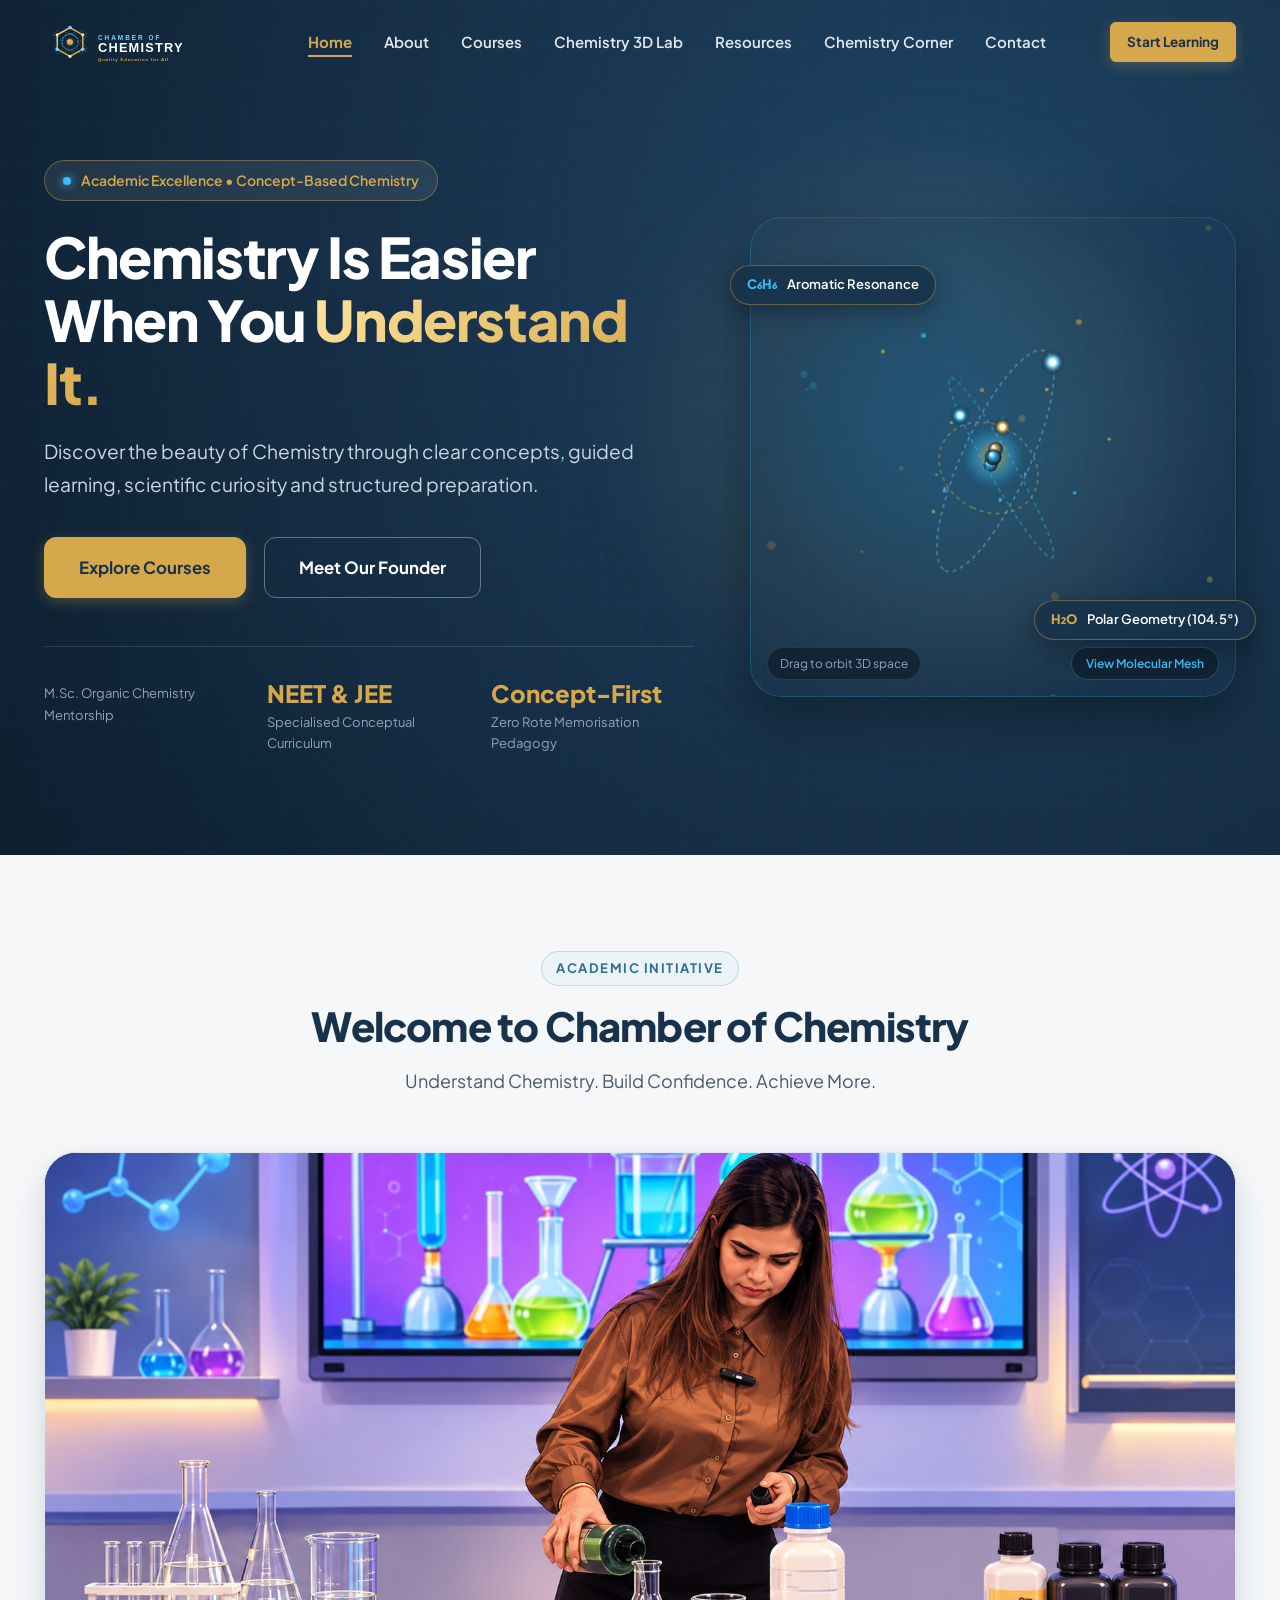
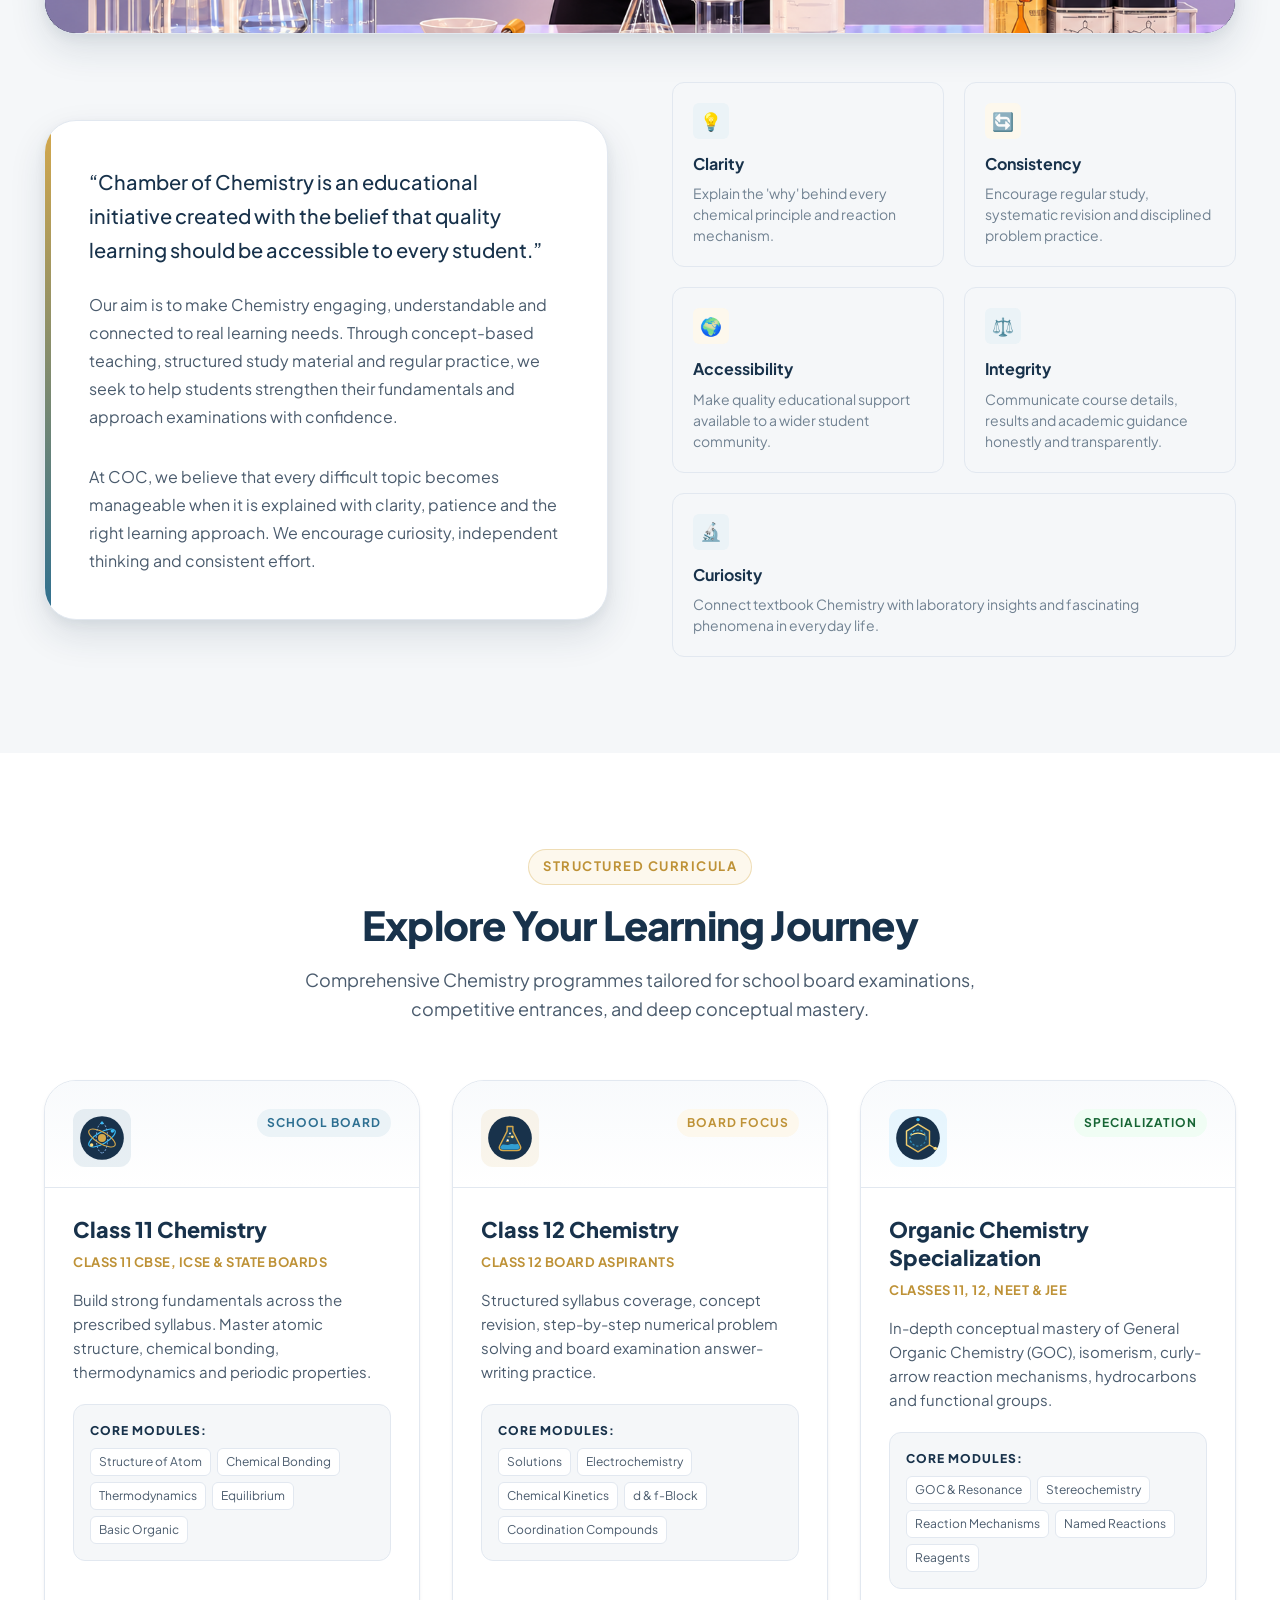
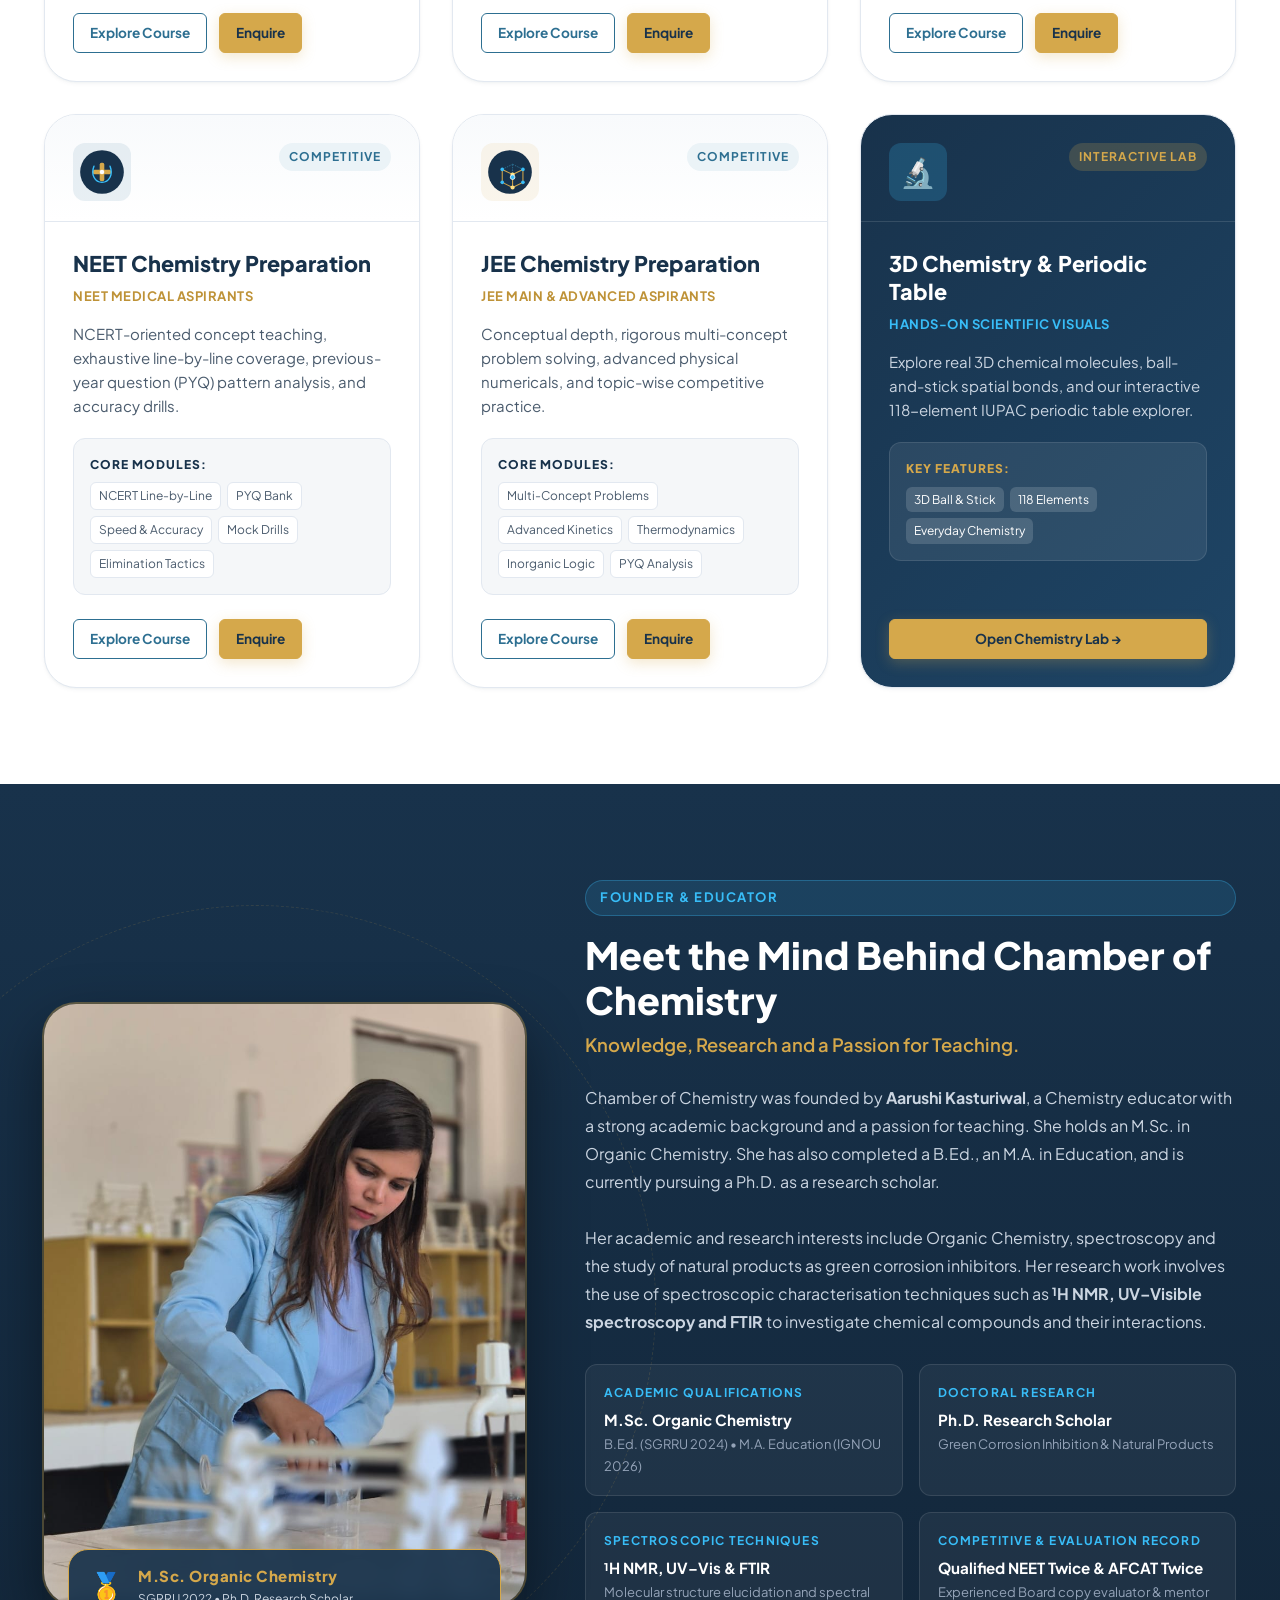
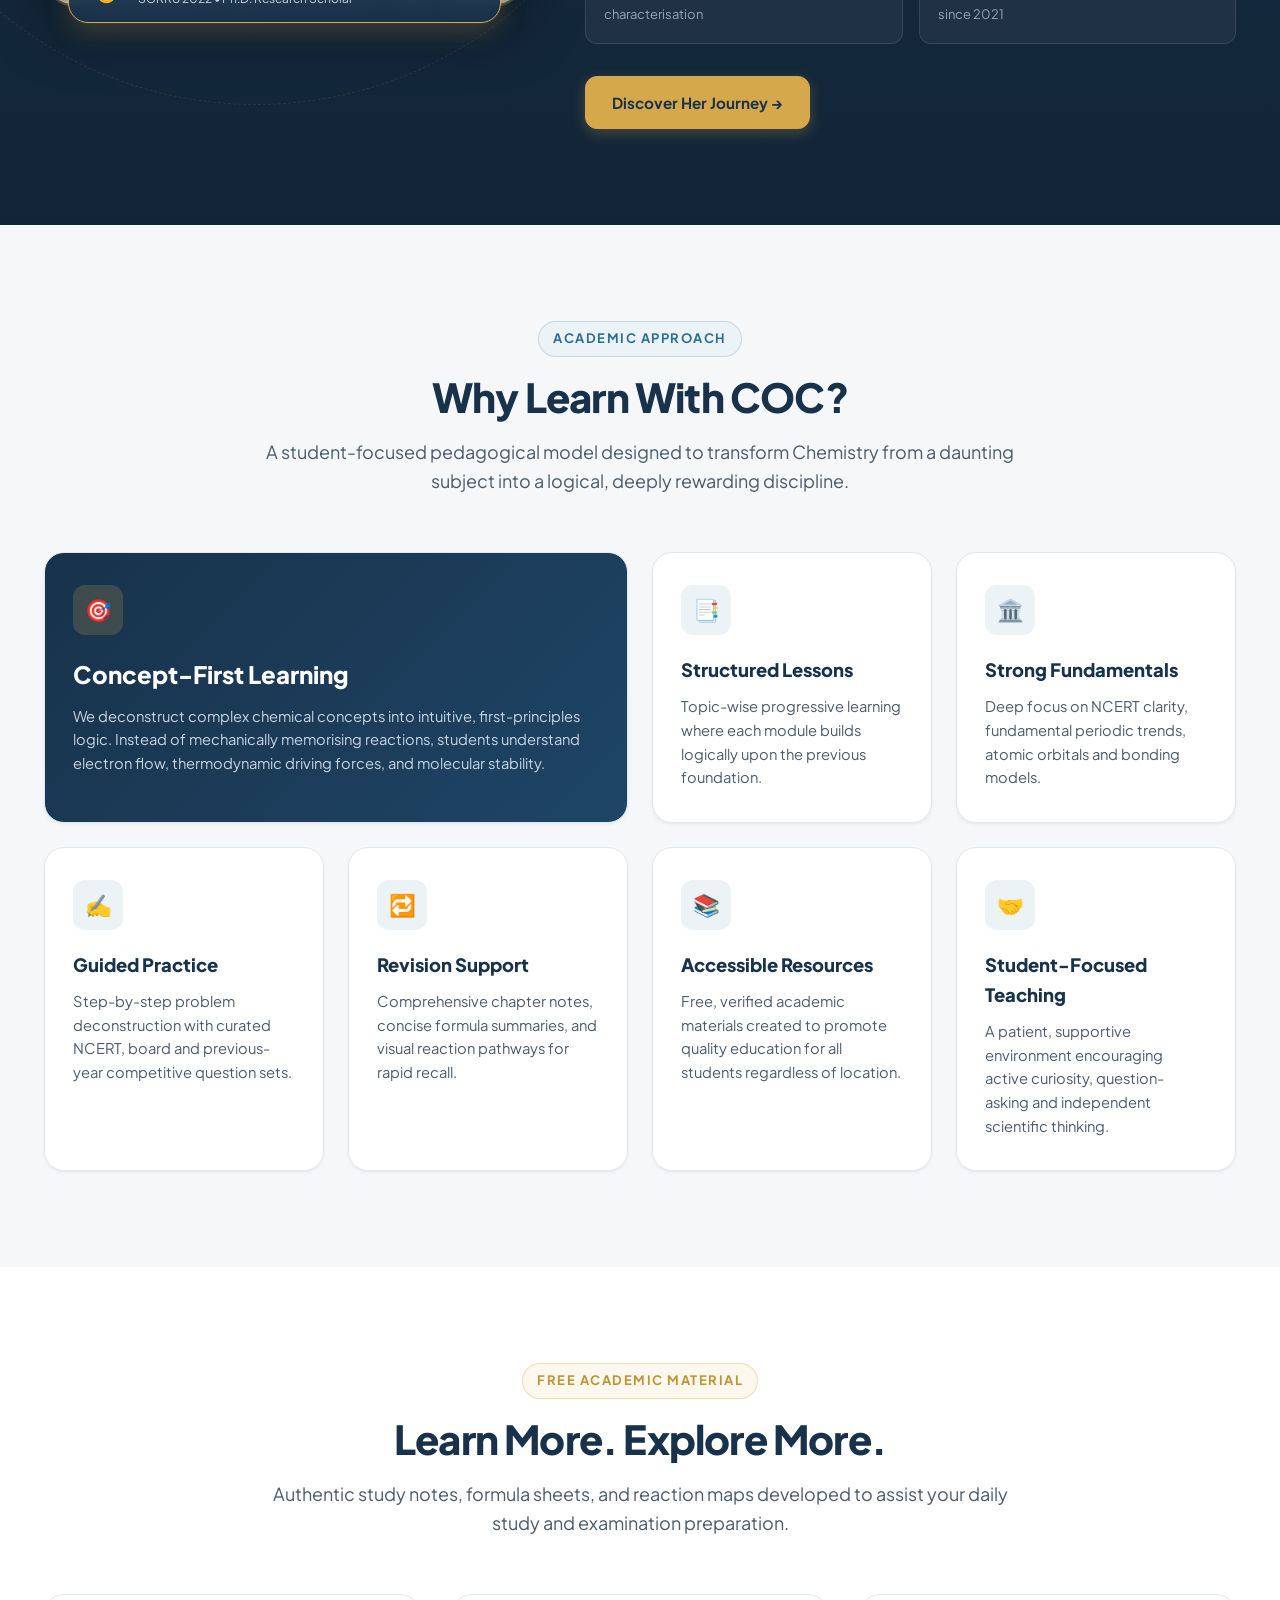
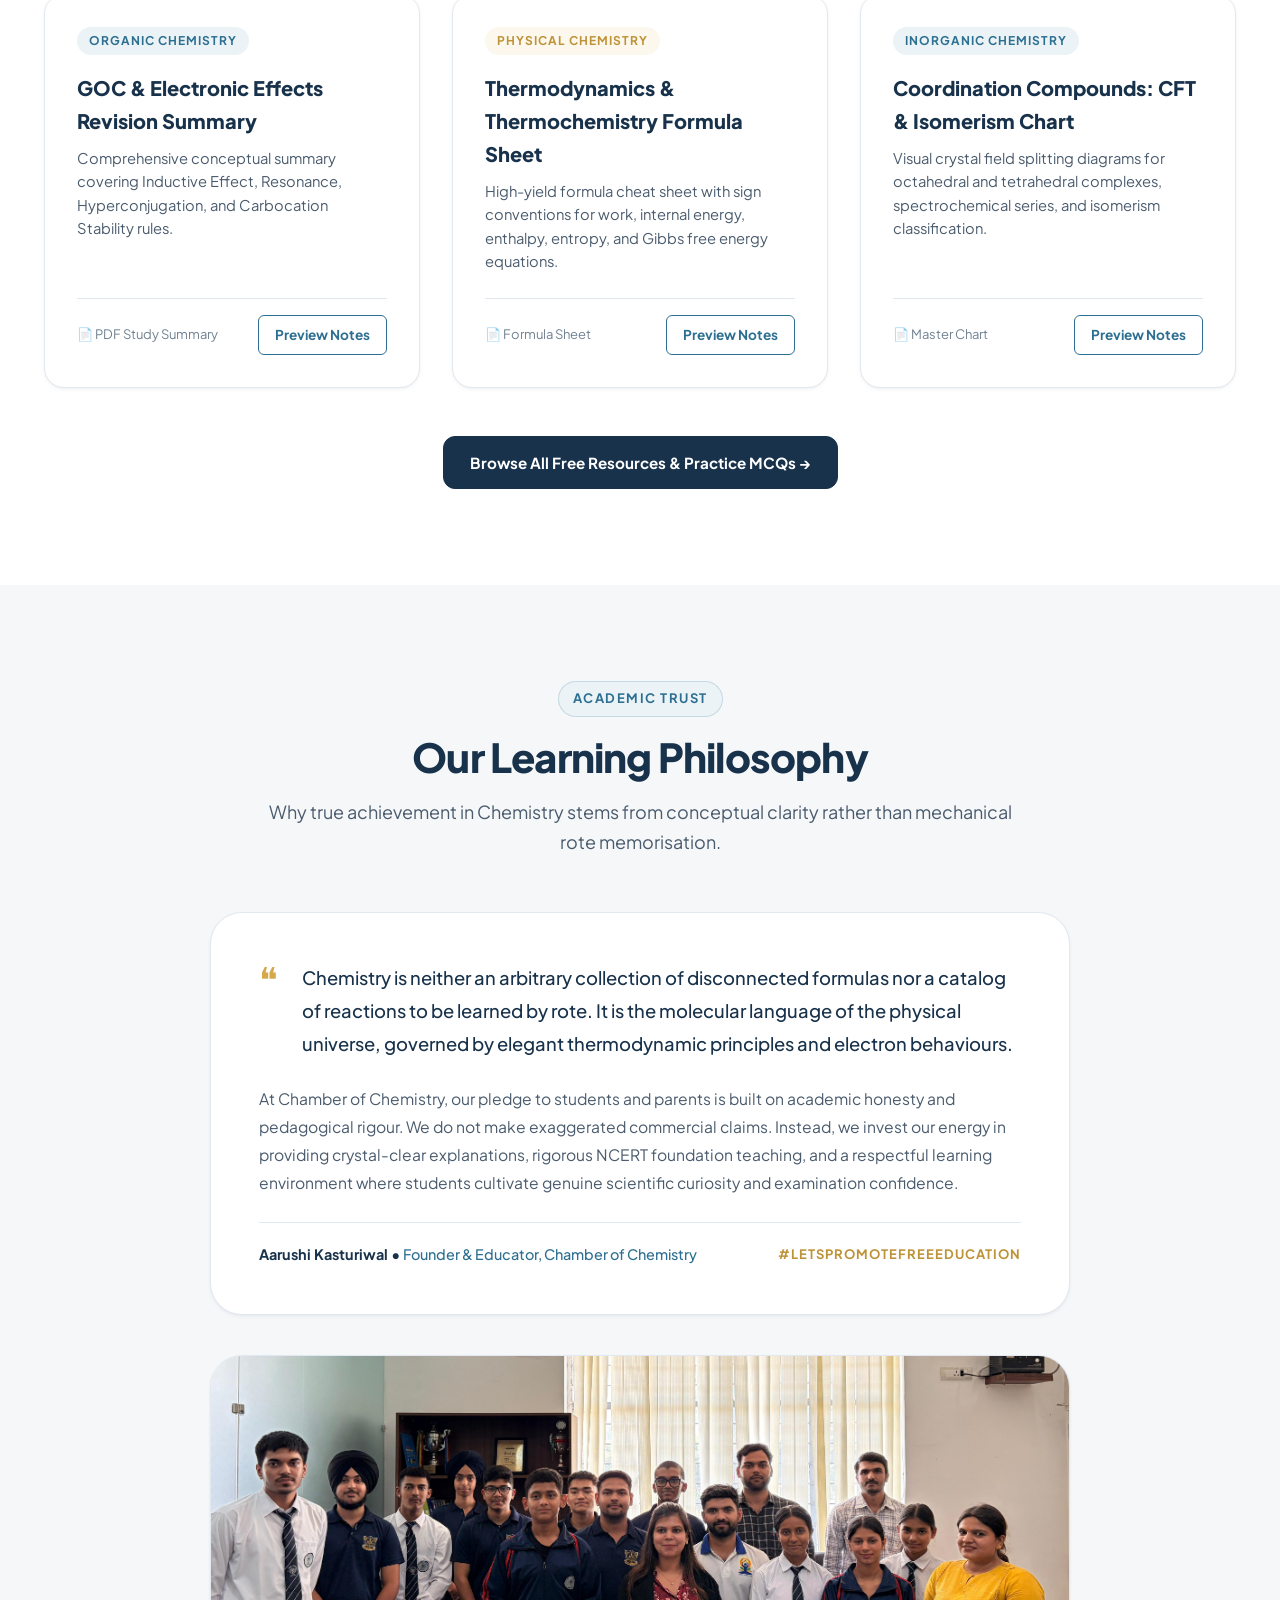
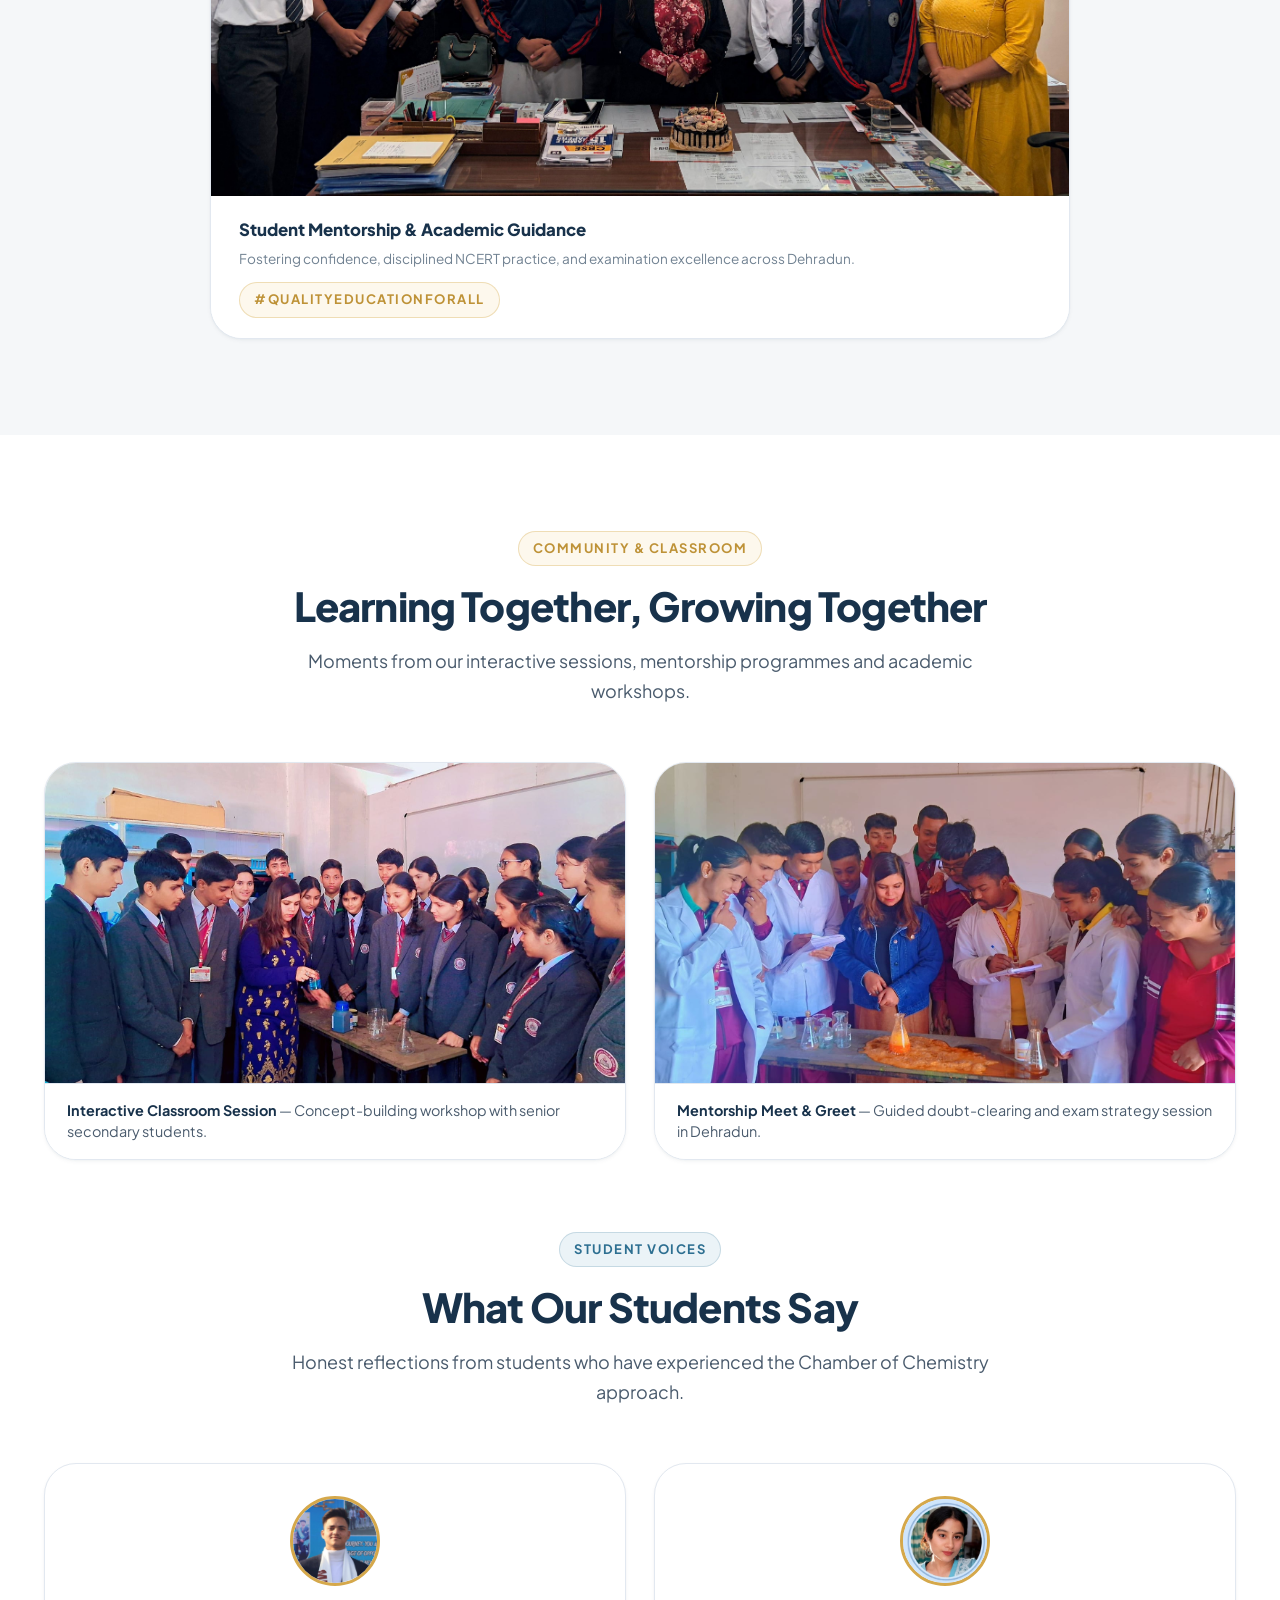
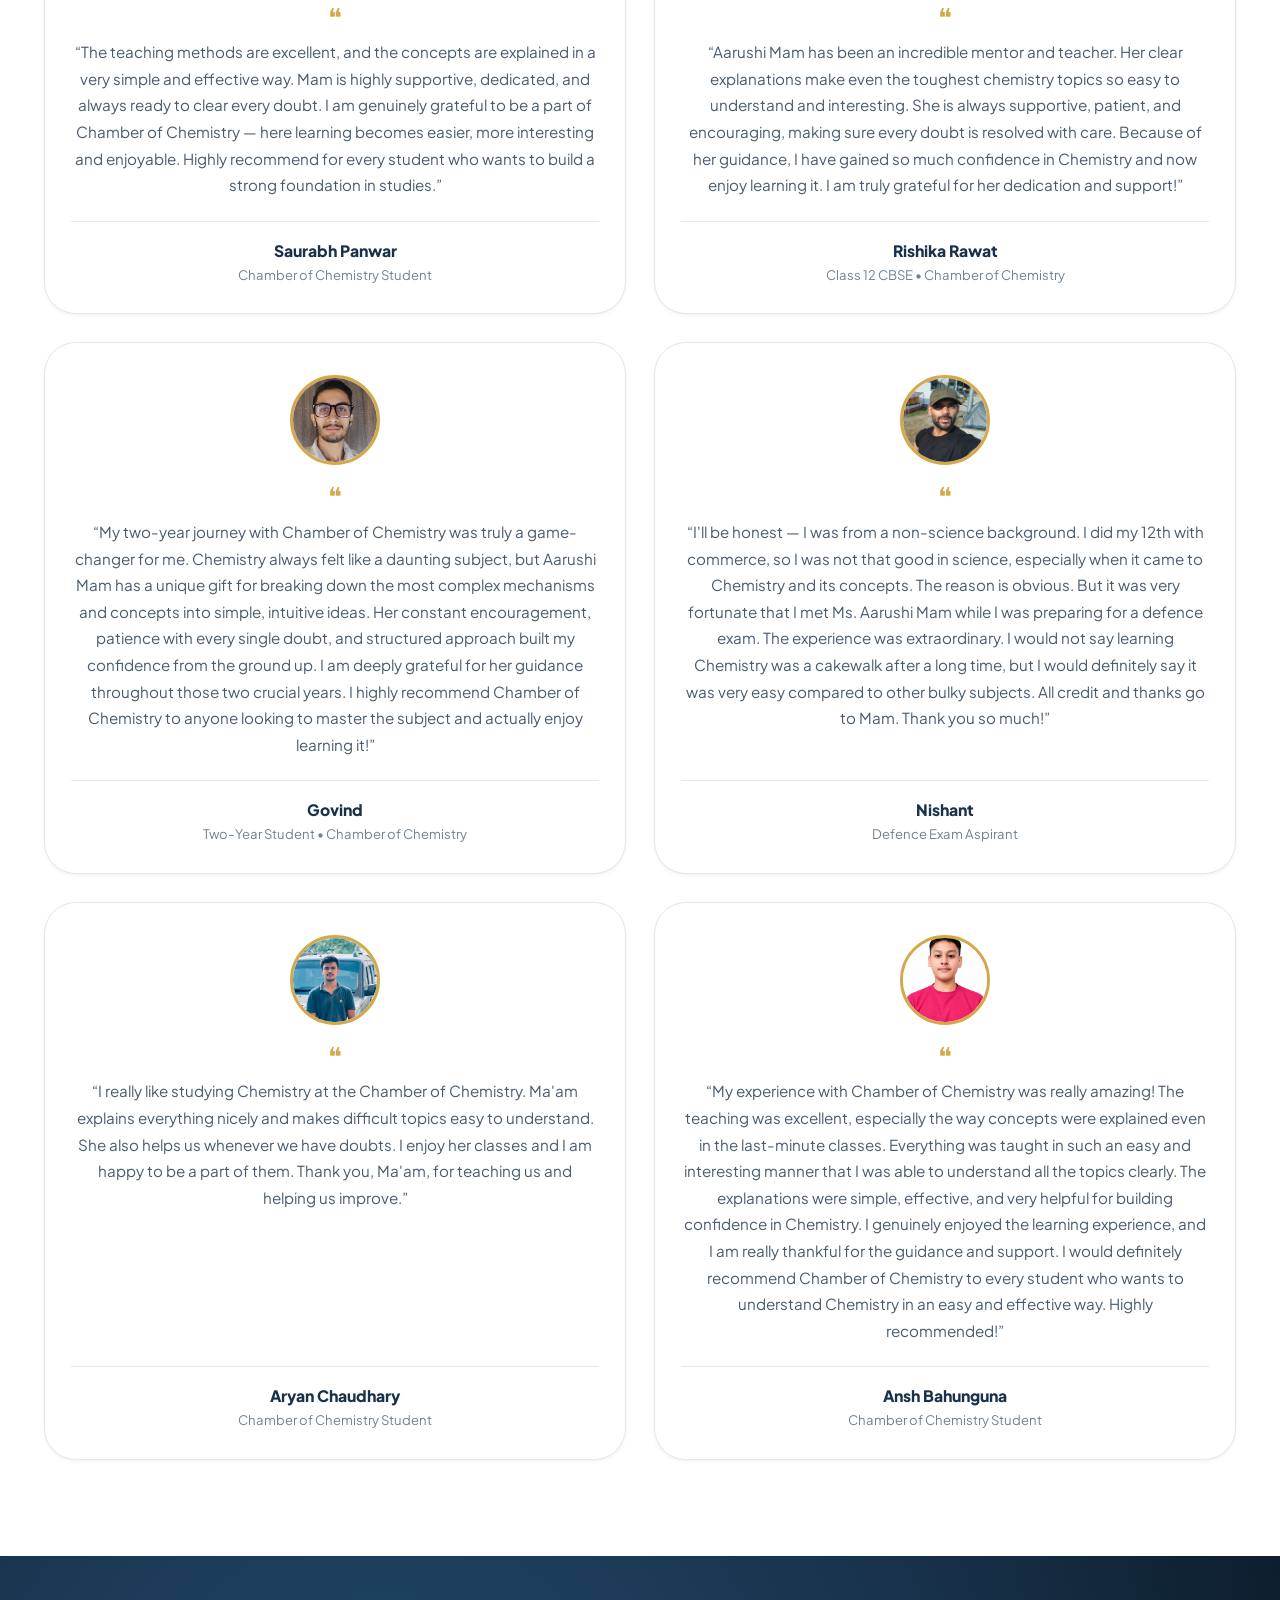
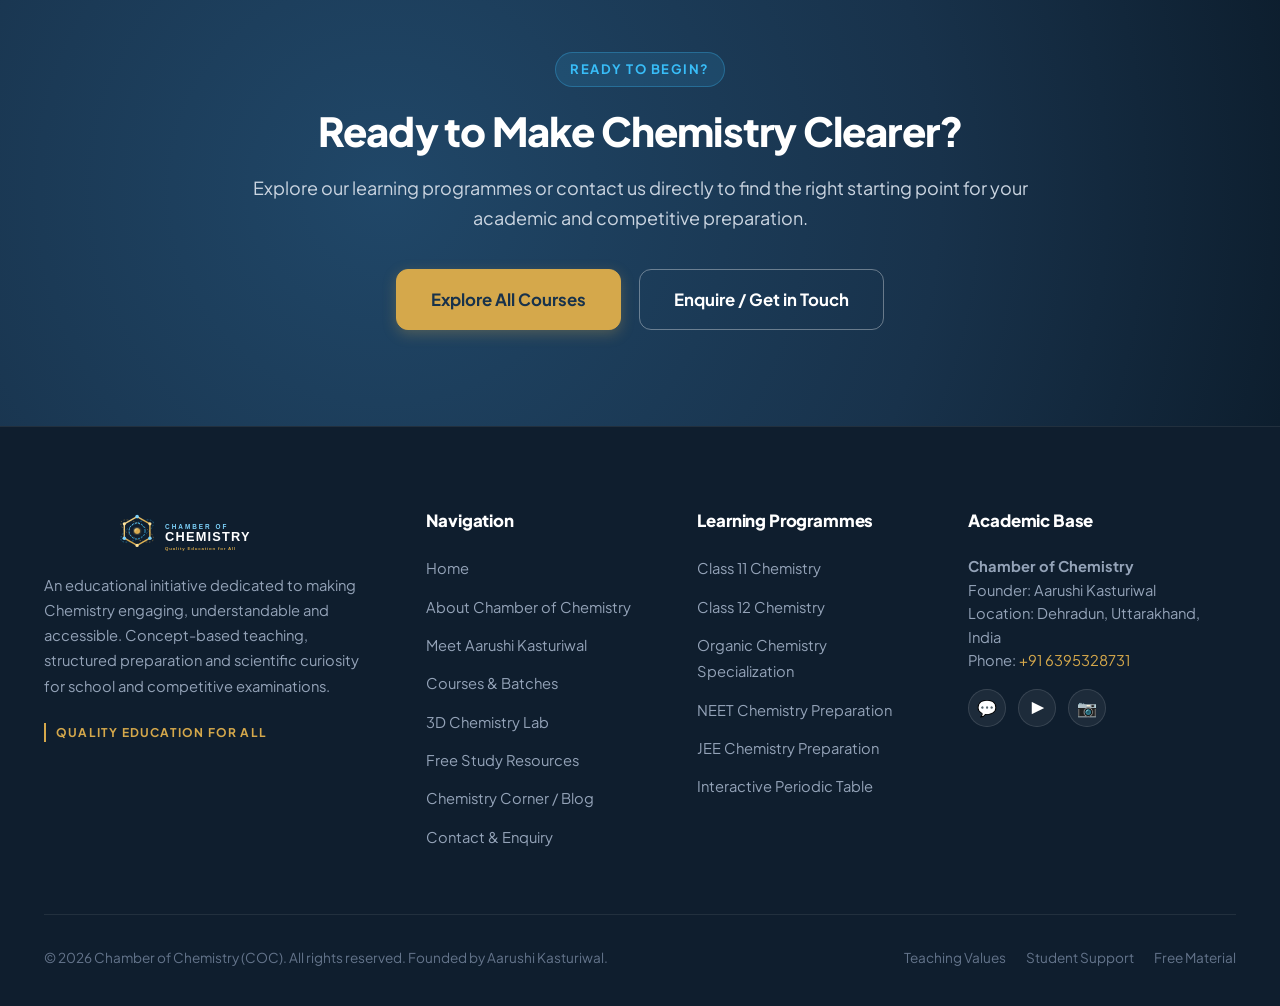
<file: index.html>
<!DOCTYPE html>
<html lang="en">
<head>
  <meta charset="UTF-8" />
  <meta name="viewport" content="width=device-width, initial-scale=1.0" />
  
  <!-- SEO Primary Meta Tags -->
  <title>Chamber of Chemistry | Quality Chemistry Education for All | Aarushi Kasturiwal</title>
  <meta name="title" content="Chamber of Chemistry | Quality Chemistry Education for All | Aarushi Kasturiwal" />
  <meta name="description" content="Learn Chemistry with Chamber of Chemistry. Explore concept-based Chemistry education, Organic Chemistry, Class 11 and 12 Chemistry, NEET and JEE preparation, study resources and expert academic guidance by Aarushi Kasturiwal." />
  <meta name="keywords" content="Chemistry Classes, Chemistry Online Classes, Organic Chemistry Classes, Class 11 Chemistry, Class 12 Chemistry, NEET Chemistry Preparation, JEE Chemistry Preparation, Chamber of Chemistry, Aarushi Kasturiwal Chemistry Educator, Dehradun Chemistry" />
  <meta name="author" content="Aarushi Kasturiwal, Chamber of Chemistry" />
  <meta name="robots" content="index, follow" />
  <link rel="canonical" href="https://chambersofchemistry.vercel.app/" />

  <!-- Open Graph / Facebook -->
  <meta property="og:type" content="website" />
  <meta property="og:url" content="https://chambersofchemistry.vercel.app/" />
  <meta property="og:title" content="Chamber of Chemistry | Quality Education for All" />
  <meta property="og:description" content="Discover the beauty of Chemistry through clear concepts, guided learning, scientific curiosity and structured preparation." />
  <meta property="og:image" content="https://chambersofchemistry.vercel.app/assets/images/logo.svg" />

  <!-- Twitter -->
  <meta property="twitter:card" content="summary_large_image" />
  <meta property="twitter:url" content="https://chambersofchemistry.vercel.app/" />
  <meta property="twitter:title" content="Chamber of Chemistry | Quality Education for All" />
  <meta property="twitter:description" content="Understand Chemistry. Build Confidence. Achieve More. Concept-based Chemistry education by NEET JEE NDA specialist Aarushi Kasturiwal." />
  <meta property="twitter:image" content="https://chambersofchemistry.vercel.app/assets/images/logo.svg" />
<meta name="google-site-verification" content="QrHoWeUvUz2BFRWnpSWzsNmuU4W-88ueCLbnQtYhvTM" />
  <!-- Favicon -->
  <link rel="icon" type="image/svg+xml" href="assets/images/favicon.svg" />

  <!-- Stylesheets -->
  <link rel="stylesheet" href="css/style.css" />
  <link rel="stylesheet" href="css/responsive.css" />

  <!-- Structured Data / Schema.org -->
  <script type="application/ld+json">
  {
    "@context": "https://schema.org",
    "@graph": [
      {
        "@type": "EducationalOrganization",
        "@id": "https://chambersofchemistry.vercel.app/#organization",
        "name": "Chamber of Chemistry",
        "alternateName": "COC",
        "url": "https://chambersofchemistry.vercel.app/",
        "logo": "https://chambersofchemistry.vercel.app/assets/images/logo.svg",
        "slogan": "Quality Education for All",
        "description": "Educational platform dedicated to making Chemistry engaging, understandable, and accessible through concept-based learning, structured study materials, and examination guidance.",
        "founder": {
          "@type": "Person",
          "@id": "https://chambersofchemistry.vercel.app/#founder",
          "name": "Aarushi Kasturiwal",
          "jobTitle": "Founder & Chemistry Educator",
          "alumniOf": [
            {
              "@type": "EducationalOrganization",
              "name": "Shri Guru Ram Rai University (SGRRU)"
            },
            {
              "@type": "EducationalOrganization",
              "name": "Kendriya Vidyalaya Ordinance Factory Dehradun"
            }
          ],
          "hasCredential": [
            "M.Sc. in Organic Chemistry",
            "Bachelor of Education (B.Ed.)",
            "M.A. Education",
            "Ph.D. Research Scholar"
          ]
        },
        "address": {
          "@type": "PostalAddress",
          "addressLocality": "Dehradun",
          "addressRegion": "Uttarakhand",
          "addressCountry": "IN"
        }
      },
      {
        "@type": "WebSite",
        "@id": "https://chambersofchemistry.vercel.app/#website",
        "url": "https://chambersofchemistry.vercel.app/",
        "name": "Chamber of Chemistry",
        "publisher": {
          "@id": "https://chambersofchemistry.vercel.app/#organization"
        }
      }
    ]
  }
  </script>
</head>
<body>

  <!-- ==========================================================================
       Site Navigation Bar
       ========================================================================== -->
  <header class="site-header header-hero-dark" id="main-header">
    <div class="container">
      <nav class="navbar" aria-label="Main Navigation">
        <a href="index.html" class="nav-brand" aria-label="Chamber of Chemistry Home">
          <img src="assets/images/logo-light.svg" alt="Chamber of Chemistry Logo" class="nav-logo" id="site-logo" />
        </a>

        <ul class="nav-menu" id="nav-links">
          <li><a href="index.html" class="nav-link active">Home</a></li>
          <li><a href="about.html" class="nav-link">About</a></li>
          <li><a href="courses.html" class="nav-link">Courses</a></li>
          <li><a href="chemistry-experience.html" class="nav-link">Chemistry 3D Lab</a></li>
          <li><a href="resources.html" class="nav-link">Resources</a></li>
          <li><a href="blog.html" class="nav-link">Chemistry Corner</a></li>
          <li><a href="contact.html" class="nav-link">Contact</a></li>
        </ul>

        <div class="nav-actions">
          <a href="courses.html" class="btn btn-primary btn-sm">Start Learning</a>
        </div>

        <button class="mobile-toggle" aria-label="Toggle navigation menu" aria-expanded="false">
          <span></span>
          <span></span>
          <span></span>
        </button>
      </nav>
    </div>
  </header>

  <!-- ==========================================================================
       Hero Section with 3D Canvas
       ========================================================================== -->
  <main>
    <section class="hero" id="home-hero">
      <div class="hero-bg-grid" aria-hidden="true"></div>
      <div class="hero-glow-orbit" aria-hidden="true"></div>

      <div class="container">
        <div class="hero-grid">
          <!-- Left Content -->
          <div class="hero-content">
            <div class="hero-badge">
              <span class="pulse-dot"></span>
              <span>Academic Excellence • Concept-Based Chemistry</span>
            </div>

            <h1 class="hero-title">
              Chemistry Is Easier When You <span class="highlight-gold">Understand It.</span>
            </h1>

            <p class="hero-subtitle">
              Discover the beauty of Chemistry through clear concepts, guided learning, scientific curiosity and structured preparation.
            </p>

            <div class="hero-cta-group">
              <a href="courses.html" class="btn btn-primary btn-lg">Explore Courses</a>
              <a href="about.html#founder" class="btn btn-secondary btn-lg">Meet Our Founder</a>
            </div>

            <div class="hero-metrics">
              <div class="metric-item">
                <!-- <span class="metric-value">Gold Medallist</span> -->
                <span class="metric-label">M.Sc. Organic Chemistry Mentorship</span>
              </div>
              <div class="metric-item">
                <span class="metric-value">NEET &amp; JEE</span>
                <span class="metric-label">Specialised Conceptual Curriculum</span>
              </div>
              <div class="metric-item">
                <span class="metric-value">Concept-First</span>
                <span class="metric-label">Zero Rote Memorisation Pedagogy</span>
              </div>
            </div>
          </div>

          <!-- Right 3D Visual -->
          <div class="hero-visual">
            <!-- Floating Molecular Badges -->
            <div class="floating-molecule-pill floating-pill-1">
              <span style="color: #38BDF8; font-weight: 800;">C₆H₆</span>
              <span>Aromatic Resonance</span>
            </div>
            <div class="floating-molecule-pill floating-pill-2">
              <span style="color: #D5A84B; font-weight: 800;">H₂O</span>
              <span>Polar Geometry (104.5°)</span>
            </div>

            <div class="hero-canvas-wrap">
              <canvas id="hero-chemistry-canvas" aria-label="Interactive 3D Atom & Molecular orbital simulation. Drag to rotate."></canvas>
              <div class="canvas-controls-overlay">
                <span class="canvas-hint">Drag to orbit 3D space</span>
                <button type="button" class="canvas-toggle-btn" id="hero-sim-toggle">View Molecular Mesh</button>
              </div>
            </div>
          </div>
        </div>
      </div>
    </section>

    <!-- ==========================================================================
         Section 2 — Welcome to Chamber of Chemistry (Editorial Layout)
         ========================================================================== -->
    <section class="section bg-soft" id="welcome-coc">
      <div class="container">
        <div class="section-header">
          <span class="badge-tag">Academic Initiative</span>
          <h2 class="section-title">Welcome to Chamber of Chemistry</h2>
          <p class="section-subtitle">
            Understand Chemistry. Build Confidence. Achieve More.
          </p>
        </div>

        <!-- Official Brand Laboratory Banner -->
        <div class="brand-visual-banner">
          <img 
            src="assets/images/coc-lab-welcome-clean.jpg" 
            alt="Welcome to Chamber of Chemistry - Where Beakers Bubble, Concepts Click and Curiosity leads to reaction" 
            width="1200" 
            height="480" 
            loading="lazy" 
          />
        </div>

        <div class="about-intro-grid">
          <!-- Left Editorial Quote -->
          <div class="intro-quote-card">
            <p class="brand-lead-text">
              “Chamber of Chemistry is an educational initiative created with the belief that quality learning should be accessible to every student.”
            </p>
            <p class="brand-body-text">
              Our aim is to make Chemistry engaging, understandable and connected to real learning needs. Through concept-based teaching, structured study material and regular practice, we seek to help students strengthen their fundamentals and approach examinations with confidence.
            </p>
            <p class="brand-body-text" style="margin-bottom: 0;">
              At COC, we believe that every difficult topic becomes manageable when it is explained with clarity, patience and the right learning approach. We encourage curiosity, independent thinking and consistent effort.
            </p>
          </div>

          <!-- Right Core Values Grid -->
          <div class="values-grid">
            <div class="value-pill-card">
              <div class="value-icon">💡</div>
              <h3 class="value-title">Clarity</h3>
              <p class="value-desc">Explain the 'why' behind every chemical principle and reaction mechanism.</p>
            </div>

            <div class="value-pill-card gold-accent">
              <div class="value-icon">🔄</div>
              <h3 class="value-title">Consistency</h3>
              <p class="value-desc">Encourage regular study, systematic revision and disciplined problem practice.</p>
            </div>

            <div class="value-pill-card gold-accent">
              <div class="value-icon">🌍</div>
              <h3 class="value-title">Accessibility</h3>
              <p class="value-desc">Make quality educational support available to a wider student community.</p>
            </div>

            <div class="value-pill-card">
              <div class="value-icon">⚖️</div>
              <h3 class="value-title">Integrity</h3>
              <p class="value-desc">Communicate course details, results and academic guidance honestly and transparently.</p>
            </div>

            <div class="value-pill-card" style="grid-column: span 2;">
              <div class="value-icon">🔬</div>
              <h3 class="value-title">Curiosity</h3>
              <p class="value-desc">Connect textbook Chemistry with laboratory insights and fascinating phenomena in everyday life.</p>
            </div>
          </div>
        </div>
      </div>
    </section>

    <!-- ==========================================================================
         Section 3 — What You Can Learn (Featured Courses)
         ========================================================================== -->
    <section class="section" id="featured-courses">
      <div class="container">
        <div class="section-header">
          <span class="badge-tag gold">Structured Curricula</span>
          <h2 class="section-title">Explore Your Learning Journey</h2>
          <p class="section-subtitle">
            Comprehensive Chemistry programmes tailored for school board examinations, competitive entrances, and deep conceptual mastery.
          </p>
        </div>

        <div class="courses-grid">
          <!-- Course 1: Class 11 Chemistry -->
          <article class="course-card">
            <div class="course-card-top">
              <div class="course-icon-wrap" style="background: rgba(45, 111, 145, 0.1);">
                <img src="assets/icons/class11-chem.svg" alt="Class 11 Chemistry icon" width="46" height="46" />
              </div>
              <span class="course-category-badge">School Board</span>
            </div>
            <div class="course-card-body">
              <h3 class="course-title">Class 11 Chemistry</h3>
              <div class="course-target">Class 11 CBSE, ICSE &amp; State Boards</div>
              <p class="course-desc">
                Build strong fundamentals across the prescribed syllabus. Master atomic structure, chemical bonding, thermodynamics and periodic properties.
              </p>
              <div class="course-topics-box">
                <div class="topics-heading">Core Modules:</div>
                <div class="topics-list">
                  <span class="topic-chip">Structure of Atom</span>
                  <span class="topic-chip">Chemical Bonding</span>
                  <span class="topic-chip">Thermodynamics</span>
                  <span class="topic-chip">Equilibrium</span>
                  <span class="topic-chip">Basic Organic</span>
                </div>
              </div>
              <div class="course-card-footer">
                <a href="courses.html#class-11" class="btn btn-outline-blue btn-sm">Explore Course</a>
                <a href="contact.html?course=Class%2011%20Chemistry" class="btn btn-primary btn-sm">Enquire</a>
              </div>
            </div>
          </article>

          <!-- Course 2: Class 12 Chemistry -->
          <article class="course-card">
            <div class="course-card-top">
              <div class="course-icon-wrap" style="background: rgba(213, 168, 75, 0.1);">
                <img src="assets/icons/class12-chem.svg" alt="Class 12 Chemistry icon" width="46" height="46" />
              </div>
              <span class="course-category-badge" style="background: var(--color-warm-gold-light); color: var(--color-warm-gold-hover);">Board Focus</span>
            </div>
            <div class="course-card-body">
              <h3 class="course-title">Class 12 Chemistry</h3>
              <div class="course-target">Class 12 Board Aspirants</div>
              <p class="course-desc">
                Structured syllabus coverage, concept revision, step-by-step numerical problem solving and board examination answer-writing practice.
              </p>
              <div class="course-topics-box">
                <div class="topics-heading">Core Modules:</div>
                <div class="topics-list">
                  <span class="topic-chip">Solutions</span>
                  <span class="topic-chip">Electrochemistry</span>
                  <span class="topic-chip">Chemical Kinetics</span>
                  <span class="topic-chip">d &amp; f-Block</span>
                  <span class="topic-chip">Coordination Compounds</span>
                </div>
              </div>
              <div class="course-card-footer">
                <a href="courses.html#class-12" class="btn btn-outline-blue btn-sm">Explore Course</a>
                <a href="contact.html?course=Class%2012%20Chemistry" class="btn btn-primary btn-sm">Enquire</a>
              </div>
            </div>
          </article>

          <!-- Course 3: Organic Chemistry Specialization -->
          <article class="course-card">
            <div class="course-card-top">
              <div class="course-icon-wrap" style="background: rgba(56, 189, 248, 0.1);">
                <img src="assets/icons/organic-chem.svg" alt="Organic Chemistry icon" width="46" height="46" />
              </div>
              <span class="course-category-badge" style="background: #F0FDF4; color: #166534;">Specialization</span>
            </div>
            <div class="course-card-body">
              <h3 class="course-title">Organic Chemistry Specialization</h3>
              <div class="course-target">Classes 11, 12, NEET &amp; JEE</div>
              <p class="course-desc">
                In-depth conceptual mastery of General Organic Chemistry (GOC), isomerism, curly-arrow reaction mechanisms, hydrocarbons and functional groups.
              </p>
              <div class="course-topics-box">
                <div class="topics-heading">Core Modules:</div>
                <div class="topics-list">
                  <span class="topic-chip">GOC &amp; Resonance</span>
                  <span class="topic-chip">Stereochemistry</span>
                  <span class="topic-chip">Reaction Mechanisms</span>
                  <span class="topic-chip">Named Reactions</span>
                  <span class="topic-chip">Reagents</span>
                </div>
              </div>
              <div class="course-card-footer">
                <a href="courses.html#organic" class="btn btn-outline-blue btn-sm">Explore Course</a>
                <a href="contact.html?course=Organic%20Chemistry" class="btn btn-primary btn-sm">Enquire</a>
              </div>
            </div>
          </article>

          <!-- Course 4: NEET Chemistry -->
          <article class="course-card">
            <div class="course-card-top">
              <div class="course-icon-wrap" style="background: rgba(45, 111, 145, 0.1);">
                <img src="assets/icons/neet-chem.svg" alt="NEET Chemistry icon" width="46" height="46" />
              </div>
              <span class="course-category-badge">Competitive</span>
            </div>
            <div class="course-card-body">
              <h3 class="course-title">NEET Chemistry Preparation</h3>
              <div class="course-target">NEET Medical Aspirants</div>
              <p class="course-desc">
                NCERT-oriented concept teaching, exhaustive line-by-line coverage, previous-year question (PYQ) pattern analysis, and accuracy drills.
              </p>
              <div class="course-topics-box">
                <div class="topics-heading">Core Modules:</div>
                <div class="topics-list">
                  <span class="topic-chip">NCERT Line-by-Line</span>
                  <span class="topic-chip">PYQ Bank</span>
                  <span class="topic-chip">Speed &amp; Accuracy</span>
                  <span class="topic-chip">Mock Drills</span>
                  <span class="topic-chip">Elimination Tactics</span>
                </div>
              </div>
              <div class="course-card-footer">
                <a href="courses.html#neet" class="btn btn-outline-blue btn-sm">Explore Course</a>
                <a href="contact.html?course=NEET%20Chemistry" class="btn btn-primary btn-sm">Enquire</a>
              </div>
            </div>
          </article>

          <!-- Course 5: JEE Chemistry -->
          <article class="course-card">
            <div class="course-card-top">
              <div class="course-icon-wrap" style="background: rgba(213, 168, 75, 0.1);">
                <img src="assets/icons/jee-chem.svg" alt="JEE Chemistry icon" width="46" height="46" />
              </div>
              <span class="course-category-badge">Competitive</span>
            </div>
            <div class="course-card-body">
              <h3 class="course-title">JEE Chemistry Preparation</h3>
              <div class="course-target">JEE Main &amp; Advanced Aspirants</div>
              <p class="course-desc">
                Conceptual depth, rigorous multi-concept problem solving, advanced physical numericals, and topic-wise competitive practice.
              </p>
              <div class="course-topics-box">
                <div class="topics-heading">Core Modules:</div>
                <div class="topics-list">
                  <span class="topic-chip">Multi-Concept Problems</span>
                  <span class="topic-chip">Advanced Kinetics</span>
                  <span class="topic-chip">Thermodynamics</span>
                  <span class="topic-chip">Inorganic Logic</span>
                  <span class="topic-chip">PYQ Analysis</span>
                </div>
              </div>
              <div class="course-card-footer">
                <a href="courses.html#jee" class="btn btn-outline-blue btn-sm">Explore Course</a>
                <a href="contact.html?course=JEE%20Chemistry" class="btn btn-primary btn-sm">Enquire</a>
              </div>
            </div>
          </article>

          <!-- Interactive Chemistry Lab Promotion Card -->
          <article class="course-card" style="background: linear-gradient(135deg, #18324B 0%, #1e4566 100%); color: #FFFFFF;">
            <div class="course-card-top" style="background: transparent; border-bottom: 1px solid rgba(255,255,255,0.12);">
              <div class="course-icon-wrap" style="background: rgba(56, 189, 248, 0.2);">
                <span style="font-size: 1.8rem;">🔬</span>
              </div>
              <span class="course-category-badge" style="background: rgba(213, 168, 75, 0.2); color: var(--color-warm-gold);">Interactive Lab</span>
            </div>
            <div class="course-card-body">
              <h3 class="course-title" style="color: #FFFFFF;">3D Chemistry &amp; Periodic Table</h3>
              <div class="course-target" style="color: var(--color-cyan);">Hands-On Scientific Visuals</div>
              <p class="course-desc" style="color: #CBD5E1;">
                Explore real 3D chemical molecules, ball-and-stick spatial bonds, and our interactive 118-element IUPAC periodic table explorer.
              </p>
              <div class="course-topics-box" style="background: rgba(255, 255, 255, 0.08); border-color: rgba(255, 255, 255, 0.1);">
                <div class="topics-heading" style="color: var(--color-warm-gold);">Key Features:</div>
                <div class="topics-list">
                  <span class="topic-chip" style="background: rgba(255,255,255,0.15); color: #FFF; border: none;">3D Ball &amp; Stick</span>
                  <span class="topic-chip" style="background: rgba(255,255,255,0.15); color: #FFF; border: none;">118 Elements</span>
                  <span class="topic-chip" style="background: rgba(255,255,255,0.15); color: #FFF; border: none;">Everyday Chemistry</span>
                </div>
              </div>
              <div class="course-card-footer">
                <a href="chemistry-experience.html" class="btn btn-primary btn-sm" style="width: 100%;">Open Chemistry Lab →</a>
              </div>
            </div>
          </article>
        </div>
      </div>
    </section>

    <!-- ==========================================================================
         Section 4 — Meet the Founder Snapshot (Aarushi Kasturiwal)
         ========================================================================== -->
    <section class="section founder-section" id="founder">
      <div class="founder-bg-orbit" aria-hidden="true"></div>

      <div class="container">
        <div class="founder-grid">
          <!-- Portrait Container -->
          <div class="founder-photo-container">
            <div class="founder-photo-frame">
              <!-- Uses founder's photograph when provided; falls back gracefully to academic crest artwork -->
              <img 
                src="assets/images/aarushi-kasturiwal.jpg" 
                onerror="this.onerror=null; this.src='assets/images/aarushi-placeholder.svg';" 
                alt="Aarushi Kasturiwal, Founder of Chamber of Chemistry" 
                class="founder-img" 
                width="500" 
                height="600" 
              />
            </div>

            <!-- Floating Verified Gold Medalist Credential Badge -->
            <div class="founder-floating-badge">
              <span class="badge-gold-medal" aria-hidden="true">🥇</span>
              <div>
                <div class="badge-text-primary">M.Sc. Organic Chemistry </div>
                <div class="badge-text-sub">SGRRU 2022 • Ph.D. Research Scholar</div>
              </div>
            </div>
          </div>

          <!-- Academic Profile & Narrative -->
          <div class="founder-info">
            <span class="badge-tag navy-mode">Founder &amp; Educator</span>
            <h2 class="founder-headline">Meet the Mind Behind Chamber of Chemistry</h2>
            <div class="founder-subheading">Knowledge, Research and a Passion for Teaching.</div>

            <p class="founder-bio">
              Chamber of Chemistry was founded by <strong>Aarushi Kasturiwal</strong>, a Chemistry educator with a strong academic background and a passion for teaching. She holds an M.Sc. in Organic Chemistry. She has also completed a B.Ed., an M.A. in Education, and is currently pursuing a Ph.D. as a research scholar.
            </p>

            <p class="founder-bio">
              Her academic and research interests include Organic Chemistry, spectroscopy and the study of natural products as green corrosion inhibitors. Her research work involves the use of spectroscopic characterisation techniques such as <strong>¹H NMR, UV–Visible spectroscopy and FTIR</strong> to investigate chemical compounds and their interactions.
            </p>

            <!-- Verified Credential Cards -->
            <div class="credentials-grid">
              <div class="credential-item">
                <div class="credential-label">Academic Qualifications</div>
                <div class="credential-val">M.Sc. Organic Chemistry</div>
                <div class="credential-detail">B.Ed. (SGRRU 2024) • M.A. Education (IGNOU 2026)</div>
              </div>

              <div class="credential-item">
                <div class="credential-label">Doctoral Research</div>
                <div class="credential-val">Ph.D. Research Scholar</div>
                <div class="credential-detail">Green Corrosion Inhibition &amp; Natural Products</div>
              </div>

              <div class="credential-item">
                <div class="credential-label">Spectroscopic Techniques</div>
                <div class="credential-val">¹H NMR, UV–Vis &amp; FTIR</div>
                <div class="credential-detail">Molecular structure elucidation and spectral characterisation</div>
              </div>

              <div class="credential-item">
                <div class="credential-label">Competitive &amp; Evaluation Record</div>
                <div class="credential-val">Qualified NEET Twice &amp; AFCAT Twice</div>
                <div class="credential-detail">Experienced Board copy evaluator &amp; mentor since 2021</div>
              </div>
            </div>

            <div>
              <a href="about.html#founder" class="btn btn-primary">Discover Her Journey →</a>
            </div>
          </div>
        </div>
      </div>
    </section>

    <!-- ==========================================================================
         Section 5 — Why Choose Chamber of Chemistry?
         ========================================================================== -->
    <section class="section bg-soft" id="why-coc">
      <div class="container">
        <div class="section-header">
          <span class="badge-tag">Academic Approach</span>
          <h2 class="section-title">Why Learn With COC?</h2>
          <p class="section-subtitle">
            A student-focused pedagogical model designed to transform Chemistry from a daunting subject into a logical, deeply rewarding discipline.
          </p>
        </div>

        <div class="why-grid">
          <!-- Pillar 1: Feature Card (spans 2) -->
          <div class="why-card">
            <div class="why-icon-box">🎯</div>
            <h3 class="why-title">Concept-First Learning</h3>
            <p class="why-desc">
              We deconstruct complex chemical concepts into intuitive, first-principles logic. Instead of mechanically memorising reactions, students understand electron flow, thermodynamic driving forces, and molecular stability.
            </p>
          </div>

          <!-- Pillar 2 -->
          <div class="why-card">
            <div class="why-icon-box">📑</div>
            <h3 class="why-title">Structured Lessons</h3>
            <p class="why-desc">Topic-wise progressive learning where each module builds logically upon the previous foundation.</p>
          </div>

          <!-- Pillar 3 -->
          <div class="why-card">
            <div class="why-icon-box">🏛️</div>
            <h3 class="why-title">Strong Fundamentals</h3>
            <p class="why-desc">Deep focus on NCERT clarity, fundamental periodic trends, atomic orbitals and bonding models.</p>
          </div>

          <!-- Pillar 4 -->
          <div class="why-card">
            <div class="why-icon-box">✍️</div>
            <h3 class="why-title">Guided Practice</h3>
            <p class="why-desc">Step-by-step problem deconstruction with curated NCERT, board and previous-year competitive question sets.</p>
          </div>

          <!-- Pillar 5 -->
          <div class="why-card">
            <div class="why-icon-box">🔁</div>
            <h3 class="why-title">Revision Support</h3>
            <p class="why-desc">Comprehensive chapter notes, concise formula summaries, and visual reaction pathways for rapid recall.</p>
          </div>

          <!-- Pillar 6 -->
          <div class="why-card">
            <div class="why-icon-box">📚</div>
            <h3 class="why-title">Accessible Resources</h3>
            <p class="why-desc">Free, verified academic materials created to promote quality education for all students regardless of location.</p>
          </div>

          <!-- Pillar 7 -->
          <div class="why-card">
            <div class="why-icon-box">🤝</div>
            <h3 class="why-title">Student-Focused Teaching</h3>
            <p class="why-desc">A patient, supportive environment encouraging active curiosity, question-asking and independent scientific thinking.</p>
          </div>
        </div>
      </div>
    </section>

    <!-- ==========================================================================
         Section 6 — Free Learning Resources Snapshot
         ========================================================================== -->
    <section class="section" id="resources-snapshot">
      <div class="container">
        <div class="section-header">
          <span class="badge-tag gold">Free Academic Material</span>
          <h2 class="section-title">Learn More. Explore More.</h2>
          <p class="section-subtitle">
            Authentic study notes, formula sheets, and reaction maps developed to assist your daily study and examination preparation.
          </p>
        </div>

        <div class="resources-grid">
          <!-- Resource 1 -->
          <div class="resource-card">
            <span class="resource-type-tag">Organic Chemistry</span>
            <h3 class="resource-title">GOC &amp; Electronic Effects Revision Summary</h3>
            <p class="resource-desc">
              Comprehensive conceptual summary covering Inductive Effect, Resonance, Hyperconjugation, and Carbocation Stability rules.
            </p>
            <div class="resource-card-actions">
              <span class="file-info">📄 PDF Study Summary</span>
              <button type="button" class="btn btn-outline-blue btn-sm resource-preview-btn" data-res-key="goc">Preview Notes</button>
            </div>
          </div>

          <!-- Resource 2 -->
          <div class="resource-card">
            <span class="resource-type-tag" style="background: var(--color-warm-gold-light); color: var(--color-warm-gold-hover);">Physical Chemistry</span>
            <h3 class="resource-title">Thermodynamics &amp; Thermochemistry Formula Sheet</h3>
            <p class="resource-desc">
              High-yield formula cheat sheet with sign conventions for work, internal energy, enthalpy, entropy, and Gibbs free energy equations.
            </p>
            <div class="resource-card-actions">
              <span class="file-info">📄 Formula Sheet</span>
              <button type="button" class="btn btn-outline-blue btn-sm resource-preview-btn" data-res-key="thermo">Preview Notes</button>
            </div>
          </div>

          <!-- Resource 3 -->
          <div class="resource-card">
            <span class="resource-type-tag">Inorganic Chemistry</span>
            <h3 class="resource-title">Coordination Compounds: CFT &amp; Isomerism Chart</h3>
            <p class="resource-desc">
              Visual crystal field splitting diagrams for octahedral and tetrahedral complexes, spectrochemical series, and isomerism classification.
            </p>
            <div class="resource-card-actions">
              <span class="file-info">📄 Master Chart</span>
              <button type="button" class="btn btn-outline-blue btn-sm resource-preview-btn" data-res-key="coordination">Preview Notes</button>
            </div>
          </div>
        </div>

        <div style="text-align: center; margin-top: 48px;">
          <a href="resources.html" class="btn btn-navy">Browse All Free Resources &amp; Practice MCQs →</a>
        </div>
      </div>
    </section>

    <!-- ==========================================================================
         Section 7 — Chemistry Learning Philosophy (Authentic Academic Trust)
         ========================================================================== -->
    <section class="section bg-soft" id="philosophy">
      <div class="container">
        <div class="section-header">
          <span class="badge-tag">Academic Trust</span>
          <h2 class="section-title">Our Learning Philosophy</h2>
          <p class="section-subtitle">
            Why true achievement in Chemistry stems from conceptual clarity rather than mechanical rote memorisation.
          </p>
        </div>

        <div style="max-width: 860px; margin: 0 auto; background: var(--color-white); border-radius: var(--radius-xl); padding: 48px; border: 1px solid var(--border-light); box-shadow: var(--shadow-sm);">
          <div style="display: flex; gap: 24px; align-items: flex-start; margin-bottom: 24px;">
            <div style="font-size: 2.2rem; color: var(--color-warm-gold); line-height: 1;">❝</div>
            <p style="font-size: 1.15rem; line-height: 1.8; color: var(--color-navy); font-weight: 500;">
              Chemistry is neither an arbitrary collection of disconnected formulas nor a catalog of reactions to be learned by rote. It is the molecular language of the physical universe, governed by elegant thermodynamic principles and electron behaviours.
            </p>
          </div>
          <p style="font-size: 0.98rem; line-height: 1.8; color: var(--text-secondary); margin-bottom: 24px;">
            At Chamber of Chemistry, our pledge to students and parents is built on academic honesty and pedagogical rigour. We do not make exaggerated commercial claims. Instead, we invest our energy in providing crystal-clear explanations, rigorous NCERT foundation teaching, and a respectful learning environment where students cultivate genuine scientific curiosity and examination confidence.
          </p>
          <div style="display: flex; align-items: center; justify-content: space-between; border-top: 1px solid var(--border-light); padding-top: 20px; flex-wrap: wrap; gap: 12px;">
            <div style="font-size: 0.9rem; font-weight: 700; color: var(--color-navy);">
              Aarushi Kasturiwal • <span style="font-weight: 500; color: var(--color-academic-blue);">Founder &amp; Educator, Chamber of Chemistry</span>
            </div>
            <div style="font-size: 0.8125rem; color: var(--color-warm-gold-hover); font-weight: 700; text-transform: uppercase; letter-spacing: 1px;">
              #LetsPromoteFreeEducation
            </div>
          </div>
        </div>

        <!-- Mentorship in Action Showcase -->
        <div style="max-width: 860px; margin: 40px auto 0 auto; background: var(--color-white); border-radius: var(--radius-xl); overflow: hidden; border: 1px solid var(--border-light); box-shadow: var(--shadow-sm);">
          <img 
            src="assets/images/aarushi-students-mentorship.jpg" 
            alt="Aarushi Kasturiwal mentoring students in Dehradun" 
            width="1200" 
            height="600" 
            style="width: 100%; max-height: 440px; object-fit: cover; object-position: center 30%;" 
            loading="lazy" 
          />
          <div style="padding: 20px 28px; background: #FFFFFF; display: flex; justify-content: space-between; align-items: center; flex-wrap: wrap; gap: 12px;">
            <div>
              <h4 style="font-size: 1.05rem; font-weight: 800; color: var(--color-navy); margin-bottom: 4px;">Student Mentorship &amp; Academic Guidance</h4>
              <p style="font-size: 0.85rem; color: var(--text-muted); margin-bottom: 0;">Fostering confidence, disciplined NCERT practice, and examination excellence across Dehradun.</p>
            </div>
            <span class="badge-tag gold" style="margin-bottom: 0;">#QualityEducationForAll</span>
          </div>
        </div>
      </div>
    </section>

    <!-- ==========================================================================
     Section — Group Photos & Testimonials
     ========================================================================== -->
<section class="section" id="group-photos-testimonials">
  <div class="container">

    <!-- Group Photos -->
    <div class="section-header">
      <span class="badge-tag gold">Community &amp; Classroom</span>
      <h2 class="section-title">Learning Together, Growing Together</h2>
      <p class="section-subtitle">
        Moments from our interactive sessions, mentorship programmes and academic workshops.
      </p>
    </div>

    <div class="group-photos-grid">
      <figure class="group-photo-figure">
        <img
          src="assets/images/interactive-clasroom-session.jpeg"
          alt="Students attending a Chamber of Chemistry interactive classroom session"
          class="group-photo-img"
          loading="lazy"
          width="800"
          height="500"
        />
        <figcaption class="group-photo-caption">
          <strong>Interactive Classroom Session</strong> — Concept-building workshop with senior secondary students.
        </figcaption>
      </figure>

      <figure class="group-photo-figure">
        <img
          src="assets/images/with-students.jpeg"
          alt="Students and mentor at a Chamber of Chemistry academic mentorship meet"
          class="group-photo-img"
          loading="lazy"
          width="800"
          height="500"
        />
        <figcaption class="group-photo-caption">
          <strong>Mentorship Meet &amp; Greet</strong> — Guided doubt-clearing and exam strategy session in Dehradun.
        </figcaption>
      </figure>
    </div>

    <!-- Testimonials -->
    <div class="section-header" style="margin-top: 72px;">
      <span class="badge-tag">Student Voices</span>
      <h2 class="section-title">What Our Students Say</h2>
      <p class="section-subtitle">
        Honest reflections from students who have experienced the Chamber of Chemistry approach.
      </p>
    </div>

    <div class="testimonials-grid">

      <!-- Testimonial 1 — Saurabh Panwar -->
      <article class="testimonial-card">
        <img
          src="assets/images/testimonial-saurabh.jpg"
          alt="Photo of Saurabh Panwar, Chamber of Chemistry student"
          class="testimonial-avatar"
          loading="lazy"
          width="90"
          height="90"
        />
        <div class="testimonial-quote-mark">❝</div>
        <p class="testimonial-text">
          &ldquo;The teaching methods are excellent, and the concepts are explained in a very simple and effective way. Mam is highly supportive, dedicated, and always ready to clear every doubt. I am genuinely grateful to be a part of Chamber of Chemistry — here learning becomes easier, more interesting and enjoyable. Highly recommend for every student who wants to build a strong foundation in studies.&rdquo;
        </p>
        <div class="testimonial-author">
          <div class="testimonial-name">Saurabh Panwar</div>
          <div class="testimonial-role">Chamber of Chemistry Student</div>
        </div>
      </article>

      <!-- Testimonial 2 — Rishika Rawat -->
      <article class="testimonial-card">
        <img
          src="assets/images/testimonial-rishika.jpg"
          alt="Photo of Rishika Rawat, Class 12 CBSE student"
          class="testimonial-avatar"
          loading="lazy"
          width="90"
          height="90"
        />
        <div class="testimonial-quote-mark">❝</div>
        <p class="testimonial-text">
          &ldquo;Aarushi Mam has been an incredible mentor and teacher. Her clear explanations make even the toughest chemistry topics so easy to understand and interesting. She is always supportive, patient, and encouraging, making sure every doubt is resolved with care. Because of her guidance, I have gained so much confidence in Chemistry and now enjoy learning it. I am truly grateful for her dedication and support!&rdquo;
        </p>
        <div class="testimonial-author">
          <div class="testimonial-name">Rishika Rawat</div>
          <div class="testimonial-role">Class 12 CBSE • Chamber of Chemistry</div>
        </div>
      </article>

      <!-- Testimonial 3 — Govind -->
      <article class="testimonial-card">
        <img
          src="assets/images/testimonial-govind.jpg"
          alt="Photo of Govind, Chamber of Chemistry student"
          class="testimonial-avatar"
          loading="lazy"
          width="90"
          height="90"
        />
        <div class="testimonial-quote-mark">❝</div>
        <p class="testimonial-text">
          &ldquo;My two-year journey with Chamber of Chemistry was truly a game-changer for me. Chemistry always felt like a daunting subject, but Aarushi Mam has a unique gift for breaking down the most complex mechanisms and concepts into simple, intuitive ideas. Her constant encouragement, patience with every single doubt, and structured approach built my confidence from the ground up. I am deeply grateful for her guidance throughout those two crucial years. I highly recommend Chamber of Chemistry to anyone looking to master the subject and actually enjoy learning it!&rdquo;
        </p>
        <div class="testimonial-author">
          <div class="testimonial-name">Govind</div>
          <div class="testimonial-role">Two-Year Student • Chamber of Chemistry</div>
        </div>
      </article>

      <!-- Testimonial 4 — Nishant -->
      <article class="testimonial-card">
        <img
          src="assets/images/testimonial-nishant.jpg"
          alt="Photo of Nishant, defence exam aspirant"
          class="testimonial-avatar"
          loading="lazy"
          width="90"
          height="90"
        />
        <div class="testimonial-quote-mark">❝</div>
        <p class="testimonial-text">
          &ldquo;I'll be honest — I was from a non-science background. I did my 12th with commerce, so I was not that good in science, especially when it came to Chemistry and its concepts. The reason is obvious. But it was very fortunate that I met Ms. Aarushi Mam while I was preparing for a defence exam. The experience was extraordinary. I would not say learning Chemistry was a cakewalk after a long time, but I would definitely say it was very easy compared to other bulky subjects. All credit and thanks go to Mam. Thank you so much!&rdquo;
        </p>
        <div class="testimonial-author">
          <div class="testimonial-name">Nishant</div>
          <div class="testimonial-role">Defence Exam Aspirant</div>
        </div>
      </article>

      <!-- Testimonial 5 — Aryan Chaudhary -->
      <article class="testimonial-card">
        <img
          src="assets/images/testimonial-aryan.jpg"
          alt="Photo of Aryan Chaudhary, Chamber of Chemistry student"
          class="testimonial-avatar"
          loading="lazy"
          width="90"
          height="90"
        />
        <div class="testimonial-quote-mark">❝</div>
        <p class="testimonial-text">
          &ldquo;I really like studying Chemistry at the Chamber of Chemistry. Ma'am explains everything nicely and makes difficult topics easy to understand. She also helps us whenever we have doubts. I enjoy her classes and I am happy to be a part of them. Thank you, Ma'am, for teaching us and helping us improve.&rdquo;
        </p>
        <div class="testimonial-author">
          <div class="testimonial-name">Aryan Chaudhary</div>
          <div class="testimonial-role">Chamber of Chemistry Student</div>
        </div>
      </article>

      <!-- Testimonial 6 — Ansh Bahunguna -->
      <article class="testimonial-card">
        <img
          src="assets/images/testimonial-ansh.jpg"
          alt="Photo of Ansh Bahunguna, Chamber of Chemistry student"
          class="testimonial-avatar"
          loading="lazy"
          width="90"
          height="90"
        />
        <div class="testimonial-quote-mark">❝</div>
        <p class="testimonial-text">
          &ldquo;My experience with Chamber of Chemistry was really amazing! The teaching was excellent, especially the way concepts were explained even in the last-minute classes. Everything was taught in such an easy and interesting manner that I was able to understand all the topics clearly. The explanations were simple, effective, and very helpful for building confidence in Chemistry. I genuinely enjoyed the learning experience, and I am really thankful for the guidance and support. I would definitely recommend Chamber of Chemistry to every student who wants to understand Chemistry in an easy and effective way. Highly recommended!&rdquo;
        </p>
        <div class="testimonial-author">
          <div class="testimonial-name">Ansh Bahunguna</div>
          <div class="testimonial-role">Chamber of Chemistry Student</div>
        </div>
      </article>

    </div>
  </div>
</section>

<!-- ==========================================================================
     Section 8 — Call-To-Action Banner
     ========================================================================== -->
<section class="section bg-navy" style="background: radial-gradient(circle at 30% 50%, #204768 0%, #18324B 60%, #0d1e2e 100%);">
  <div class="container">
    <div style="max-width: 800px; margin: 0 auto; text-align: center;">
      <span class="badge-tag navy-mode" style="margin-bottom: 20px;">Ready To Begin?</span>
      <h2 class="section-title" style="color: #FFFFFF; font-size: 2.5rem; margin-bottom: 18px;">
        Ready to Make Chemistry Clearer?
      </h2>
      <p class="section-subtitle" style="color: #CBD5E1; margin-bottom: 36px;">
        Explore our learning programmes or contact us directly to find the right starting point for your academic and competitive preparation.
      </p>
      <div style="display: flex; justify-content: center; gap: 18px; flex-wrap: wrap;">
        <a href="courses.html" class="btn btn-primary btn-lg">Explore All Courses</a>
        <a href="contact.html" class="btn btn-secondary btn-lg">Enquire / Get in Touch</a>
      </div>
    </div>
  </div>
</section>
</main>

  <!-- ==========================================================================
       Site Footer
       ========================================================================== -->
  <footer class="site-footer">
    <div class="container">
      <div class="footer-top-grid">
        <!-- Brand Description -->
        <div class="footer-brand-col">
          <img src="assets/images/logo-light.svg" alt="Chamber of Chemistry" class="footer-logo" />
          <p class="footer-brand-desc">
            An educational initiative dedicated to making Chemistry engaging, understandable and accessible. Concept-based teaching, structured preparation and scientific curiosity for school and competitive examinations.
          </p>
          <div class="footer-tagline-badge">
            Quality Education for All
          </div>
        </div>

        <!-- Quick Navigation -->
        <div class="footer-col">
          <h4>Navigation</h4>
          <ul class="footer-links-list">
            <li><a href="index.html">Home</a></li>
            <li><a href="about.html">About Chamber of Chemistry</a></li>
            <li><a href="about.html#founder">Meet Aarushi Kasturiwal</a></li>
            <li><a href="courses.html">Courses &amp; Batches</a></li>
            <li><a href="chemistry-experience.html">3D Chemistry Lab</a></li>
            <li><a href="resources.html">Free Study Resources</a></li>
            <li><a href="blog.html">Chemistry Corner / Blog</a></li>
            <li><a href="contact.html">Contact &amp; Enquiry</a></li>
          </ul>
        </div>

        <!-- Learning Areas -->
        <div class="footer-col">
          <h4>Learning Programmes</h4>
          <ul class="footer-links-list">
            <li><a href="courses.html#class-11">Class 11 Chemistry</a></li>
            <li><a href="courses.html#class-12">Class 12 Chemistry</a></li>
            <li><a href="courses.html#organic">Organic Chemistry Specialization</a></li>
            <li><a href="courses.html#neet">NEET Chemistry Preparation</a></li>
            <li><a href="courses.html#jee">JEE Chemistry Preparation</a></li>
            <li><a href="chemistry-experience.html#periodic-table">Interactive Periodic Table</a></li>
          </ul>
        </div>

        <!-- Contact & Academic Base -->
        <div class="footer-col">
          <h4>Academic Base</h4>
          <p style="font-size: 0.92rem; color: #94A3B8; margin-bottom: 16px; line-height: 1.6;">
            <strong>Chamber of Chemistry</strong><br />
            Founder: Aarushi Kasturiwal<br />
            Location: Dehradun, Uttarakhand, India<br />
            Phone: <a href="tel:+916395328731" style="color: var(--color-warm-gold);">+91 6395328731</a>
          </p>
          <div class="social-links-row">
            <a href="https://wa.me/916395328731" class="social-btn" target="_blank" rel="noopener noreferrer" aria-label="WhatsApp Contact">
              💬
            </a>
            <a href="https://www.youtube.com/@chamberofchemistry" class="social-btn" target="_blank" rel="noopener noreferrer" aria-label="Chamber of Chemistry YouTube">
              ▶
            </a>
            <a href="https://www.instagram.com/chamber_of_chemistry/" class="social-btn" target="_blank" rel="noopener noreferrer" aria-label="Chamber of Chemistry Instagram">
              📷
            </a>
          </div>
        </div>
      </div>

      <div class="footer-bottom-bar">
        <div>
          &copy; 2026 Chamber of Chemistry (COC). All rights reserved. Founded by Aarushi Kasturiwal.
        </div>
        <div class="footer-legal-links">
          <a href="about.html">Teaching Values</a>
          <a href="contact.html">Student Support</a>
          <a href="resources.html">Free Material</a>
        </div>
      </div>
    </div>
  </footer>

  <!-- ==========================================================================
       Resource Preview Modal
       ========================================================================== -->
  <div class="modal-overlay" id="resource-preview-modal" role="dialog" aria-modal="true" aria-labelledby="modal-res-heading">
    <div class="modal-dialog">
      <div class="modal-header">
        <h3 class="modal-title modal-res-title" id="modal-res-heading">Resource Notes Preview</h3>
        <button type="button" class="modal-close-btn" aria-label="Close modal">&times;</button>
      </div>
      <div class="modal-body modal-res-body">
        <!-- Injected via main.js -->
      </div>
    </div>
  </div>

  <!-- Scripts -->
  <script src="js/animations.js"></script>
  <script src="js/main.js"></script>

  <!-- ==========================================================================
       Group Photos & Testimonials — Scoped Styles
       ========================================================================== -->
  <style>
    /* ---------- Group Photos Grid ---------- */
    .group-photos-grid {
      display: grid;
      grid-template-columns: 1fr 1fr;
      gap: 28px;
      margin-bottom: 0;
    }

    .group-photo-figure {
      margin: 0;
      border-radius: var(--radius-xl);
      overflow: hidden;
      border: 1px solid var(--border-light);
      box-shadow: var(--shadow-sm);
      background: #FFFFFF;
    }

    .group-photo-img {
      width: 100%;
      height: 320px;
      object-fit: cover;
      display: block;
    }

    .group-photo-caption {
      padding: 16px 22px;
      background: #FFFFFF;
      font-size: 0.9rem;
      color: var(--text-secondary);
      border-top: 1px solid var(--border-light);
      line-height: 1.5;
    }

    .group-photo-caption strong {
      color: var(--color-navy);
    }

    /* ---------- Testimonials Grid ---------- */
    .testimonials-grid {
      display: grid;
      grid-template-columns: repeat(2, 1fr);
      gap: 28px;
    }

    .testimonial-card {
      background: #FFFFFF;
      border-radius: var(--radius-xl);
      padding: 32px 26px 28px;
      border: 1px solid var(--border-light);
      box-shadow: var(--shadow-sm);
      display: flex;
      flex-direction: column;
      align-items: center;
      text-align: center;
      transition: transform 0.25s ease, box-shadow 0.25s ease;
    }

    .testimonial-card:hover {
      transform: translateY(-4px);
      box-shadow: 0 12px 28px rgba(24, 50, 75, 0.1);
    }

    .testimonial-avatar {
      width: 90px;
      height: 90px;
      border-radius: 50%;
      object-fit: cover;
      border: 3px solid var(--color-warm-gold);
      margin-bottom: 18px;
      flex-shrink: 0;
      background: #F1F5F9;
    }

    .testimonial-quote-mark {
      font-size: 1.6rem;
      color: var(--color-warm-gold);
      margin-bottom: 10px;
      line-height: 1;
    }

    .testimonial-text {
      font-size: 0.95rem;
      line-height: 1.75;
      color: var(--text-secondary);
      margin-bottom: 22px;
      flex-grow: 1;
    }

    .testimonial-author {
      border-top: 1px solid var(--border-light);
      padding-top: 16px;
      width: 100%;
    }

    .testimonial-name {
      font-weight: 800;
      color: var(--color-navy);
      font-size: 0.98rem;
    }

    .testimonial-role {
      font-size: 0.82rem;
      color: var(--text-muted);
    }

    /* ---------- Responsive ---------- */
    @media (max-width: 900px) {
      .testimonials-grid {
        grid-template-columns: 1fr;
      }
    }

    @media (max-width: 768px) {
      .group-photos-grid {
        grid-template-columns: 1fr;
      }

      .group-photo-img {
        height: 260px;
      }
    }
  </style>
</body>
</html>
</file>
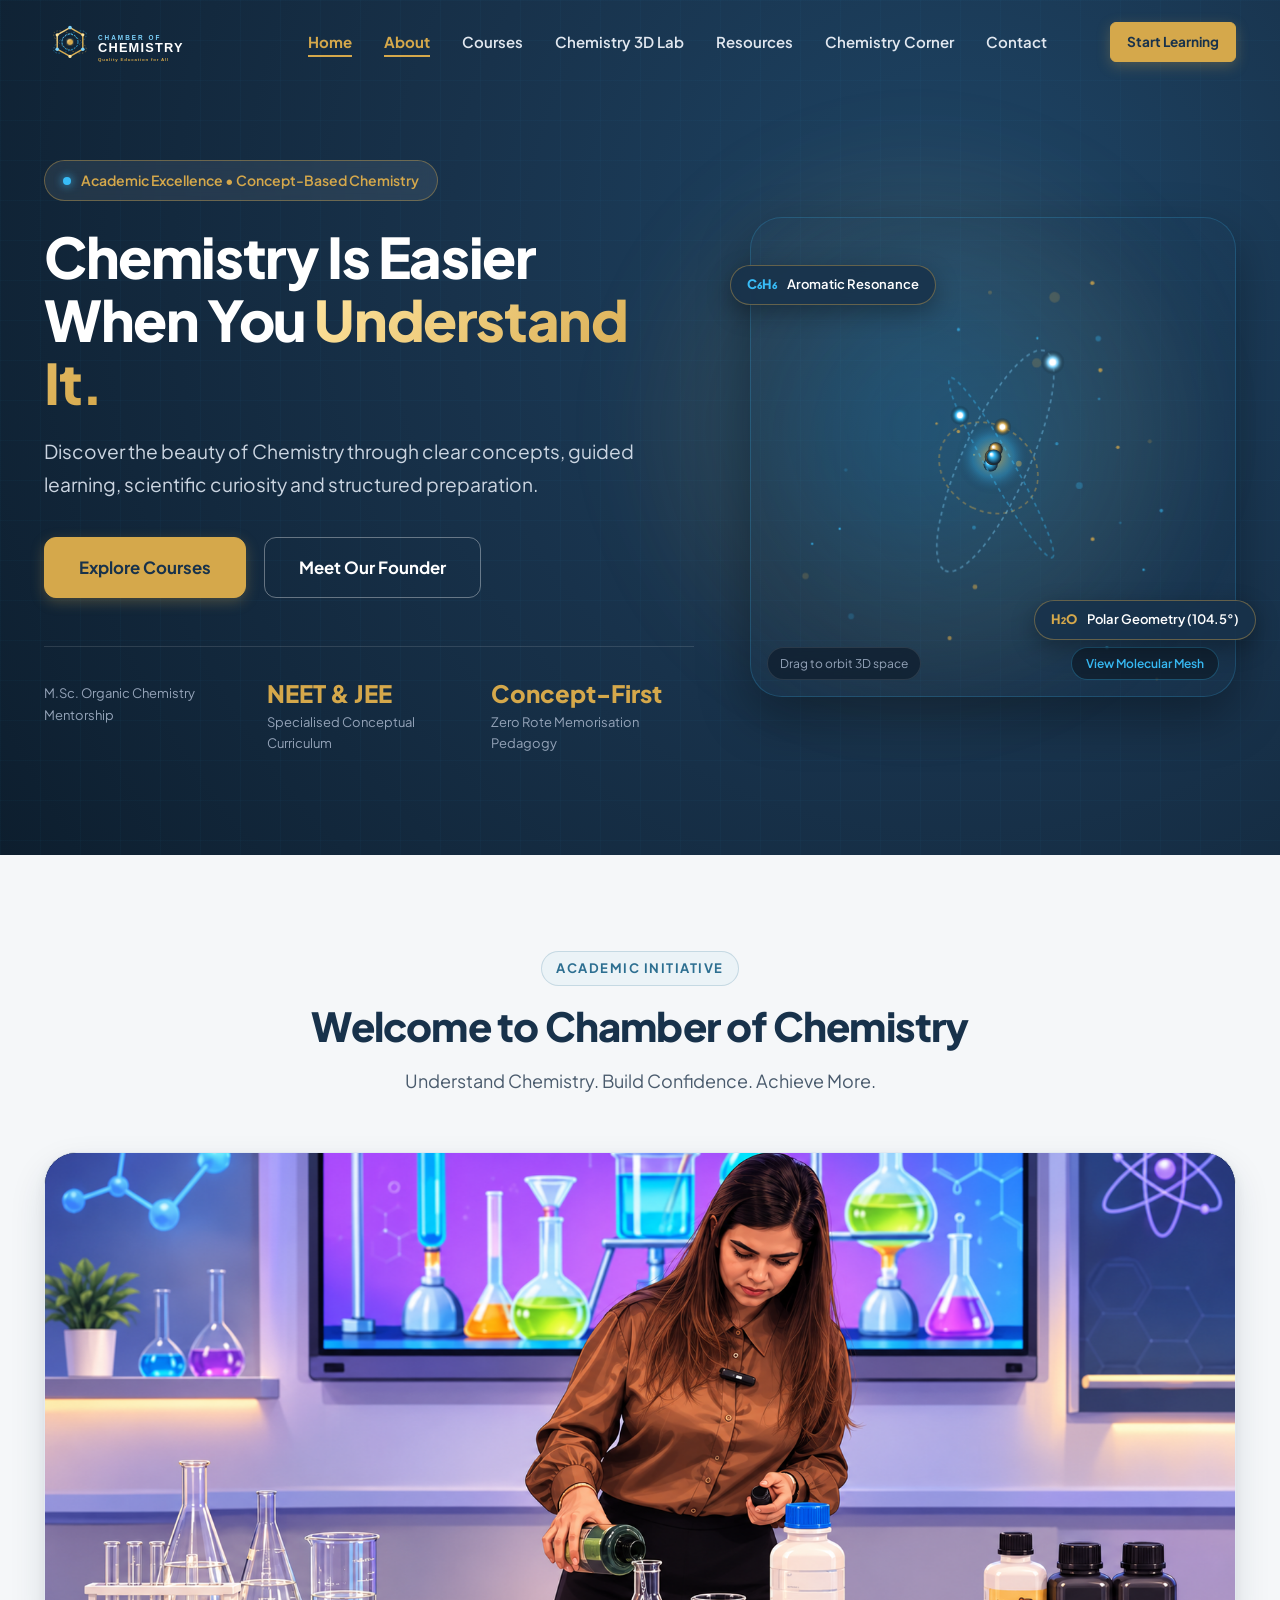
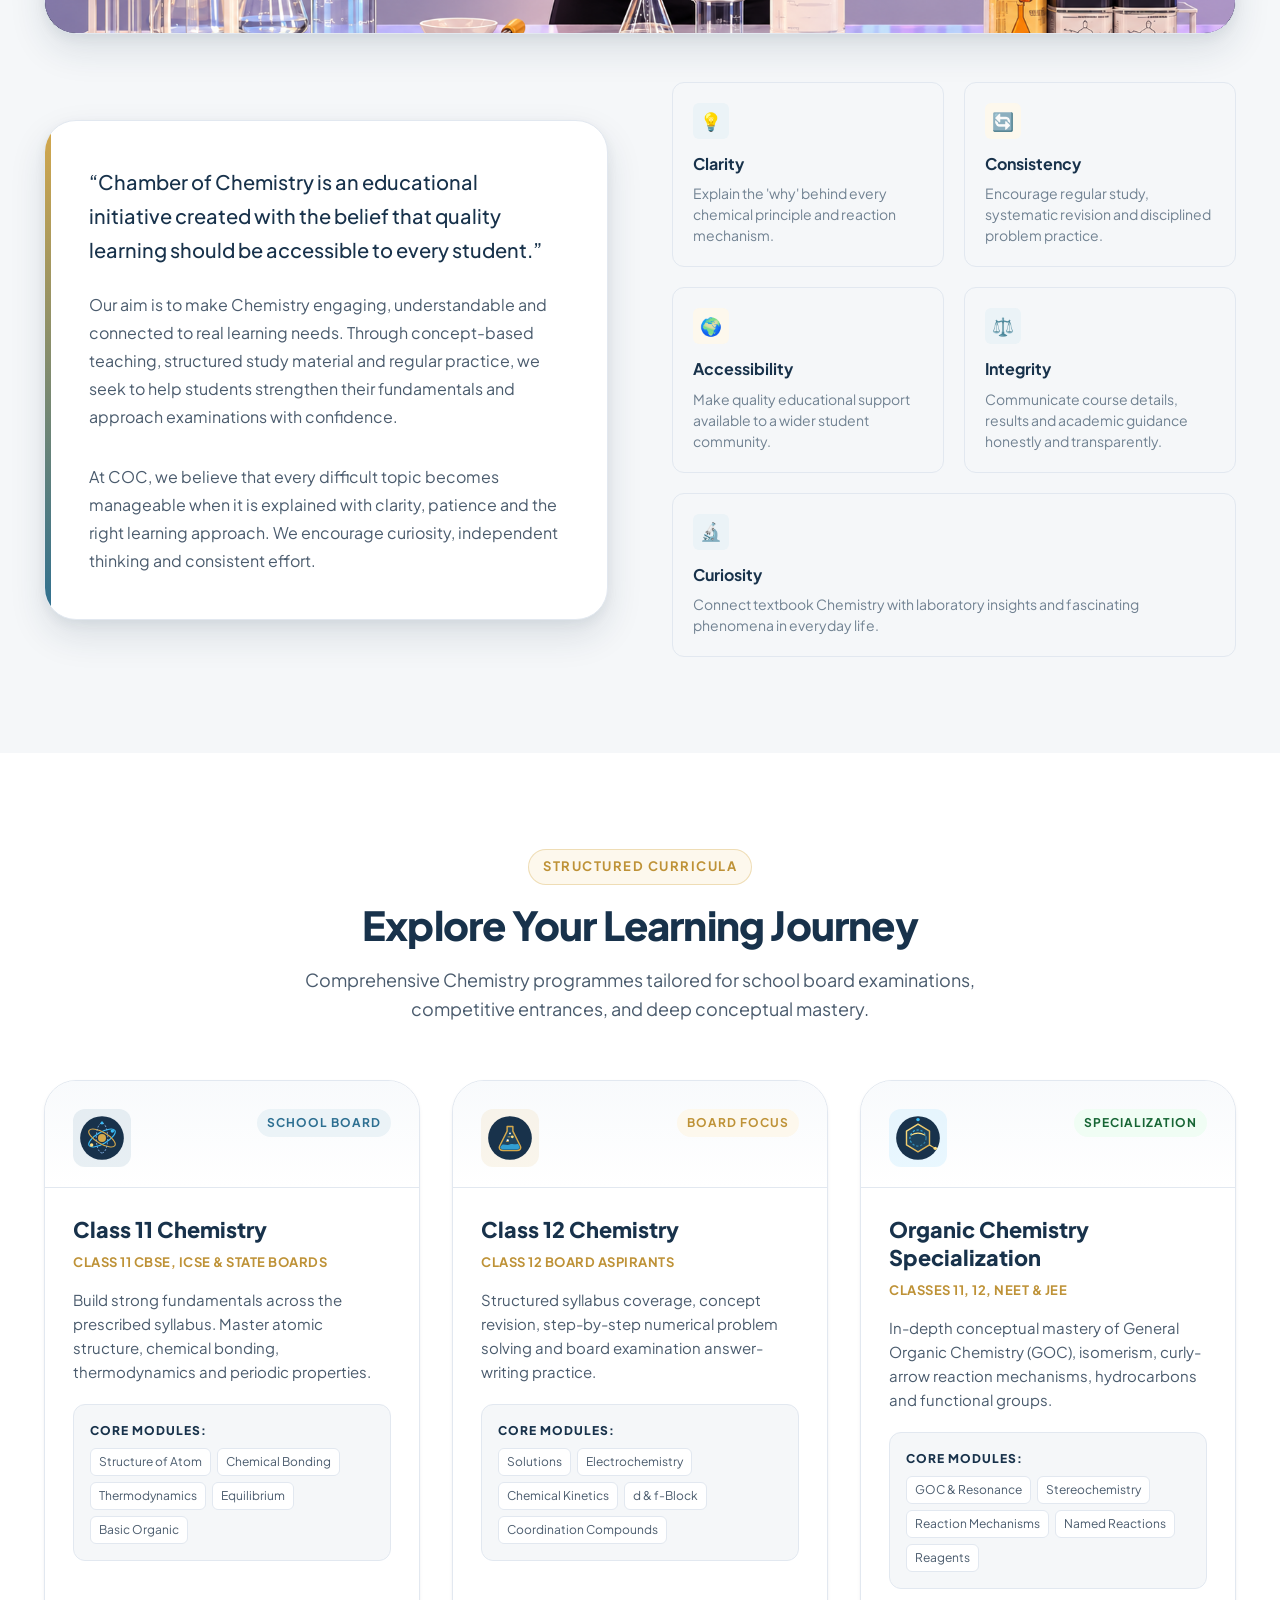
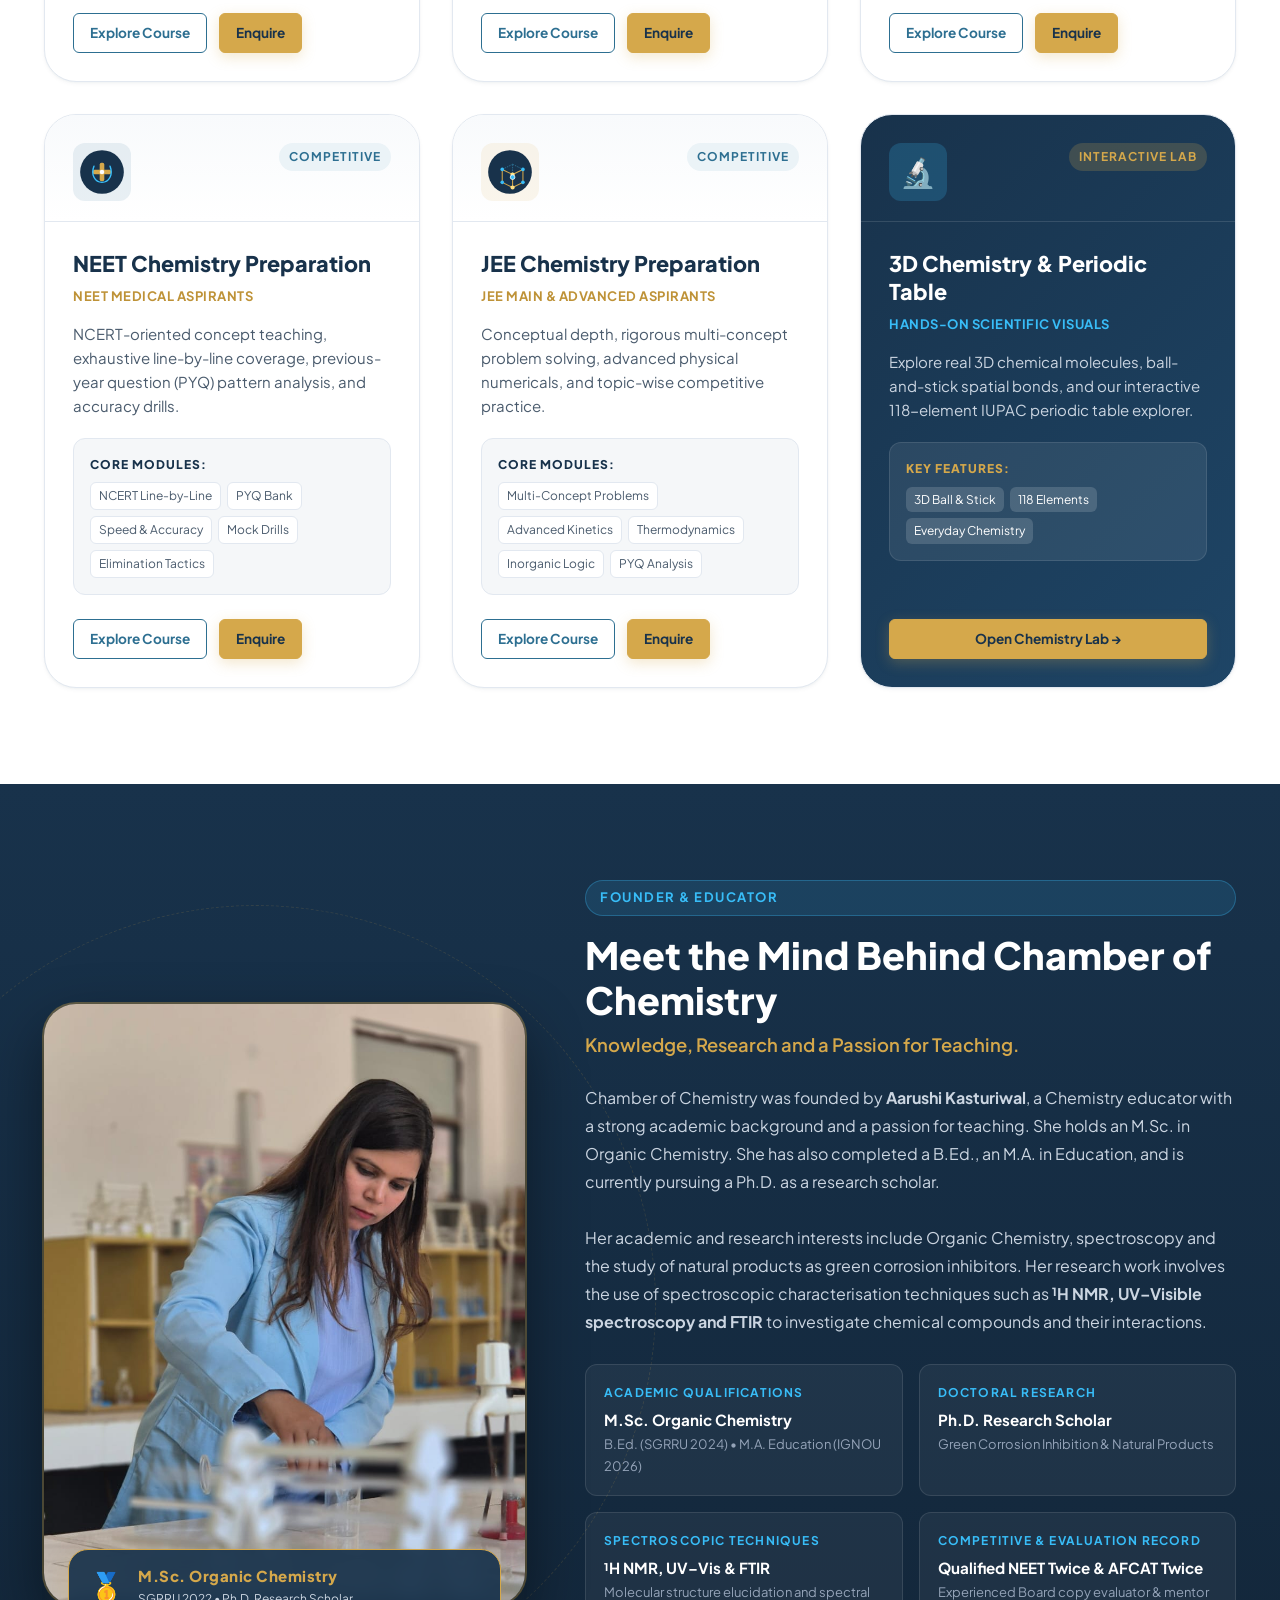
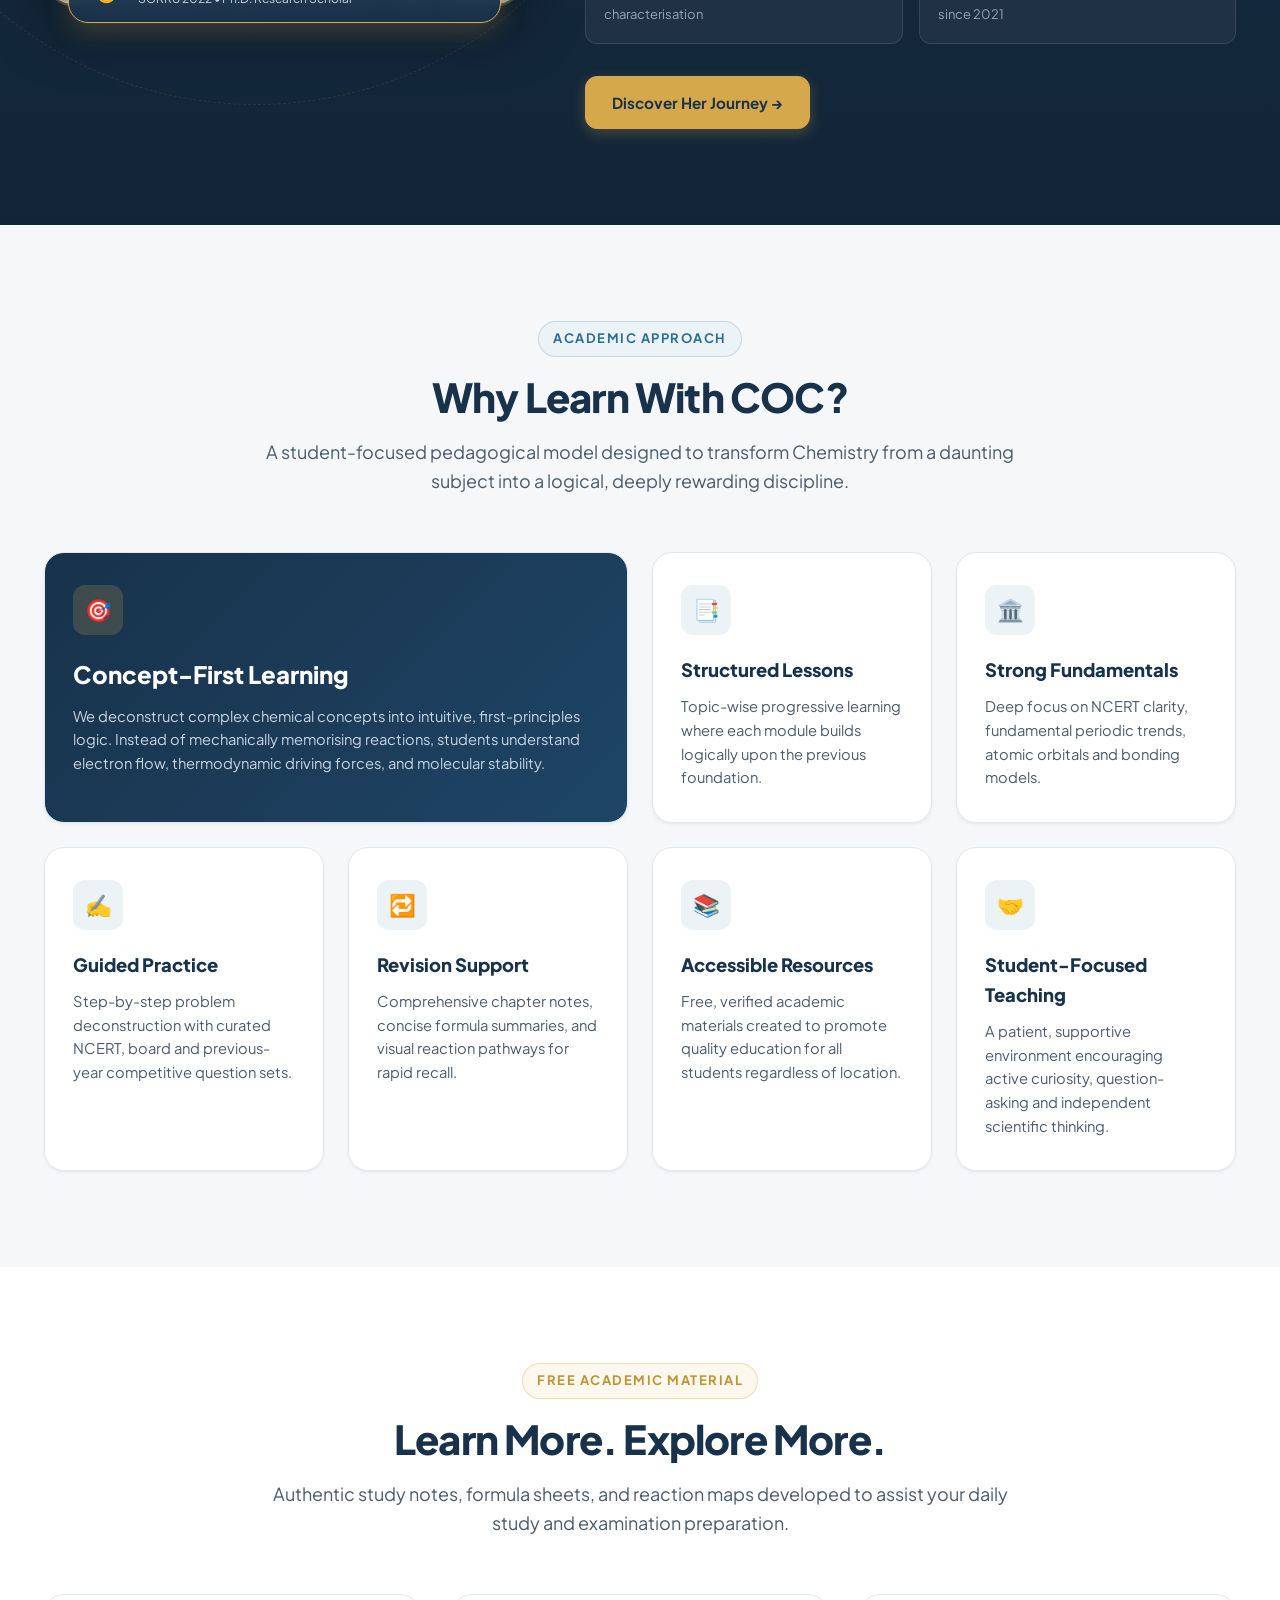
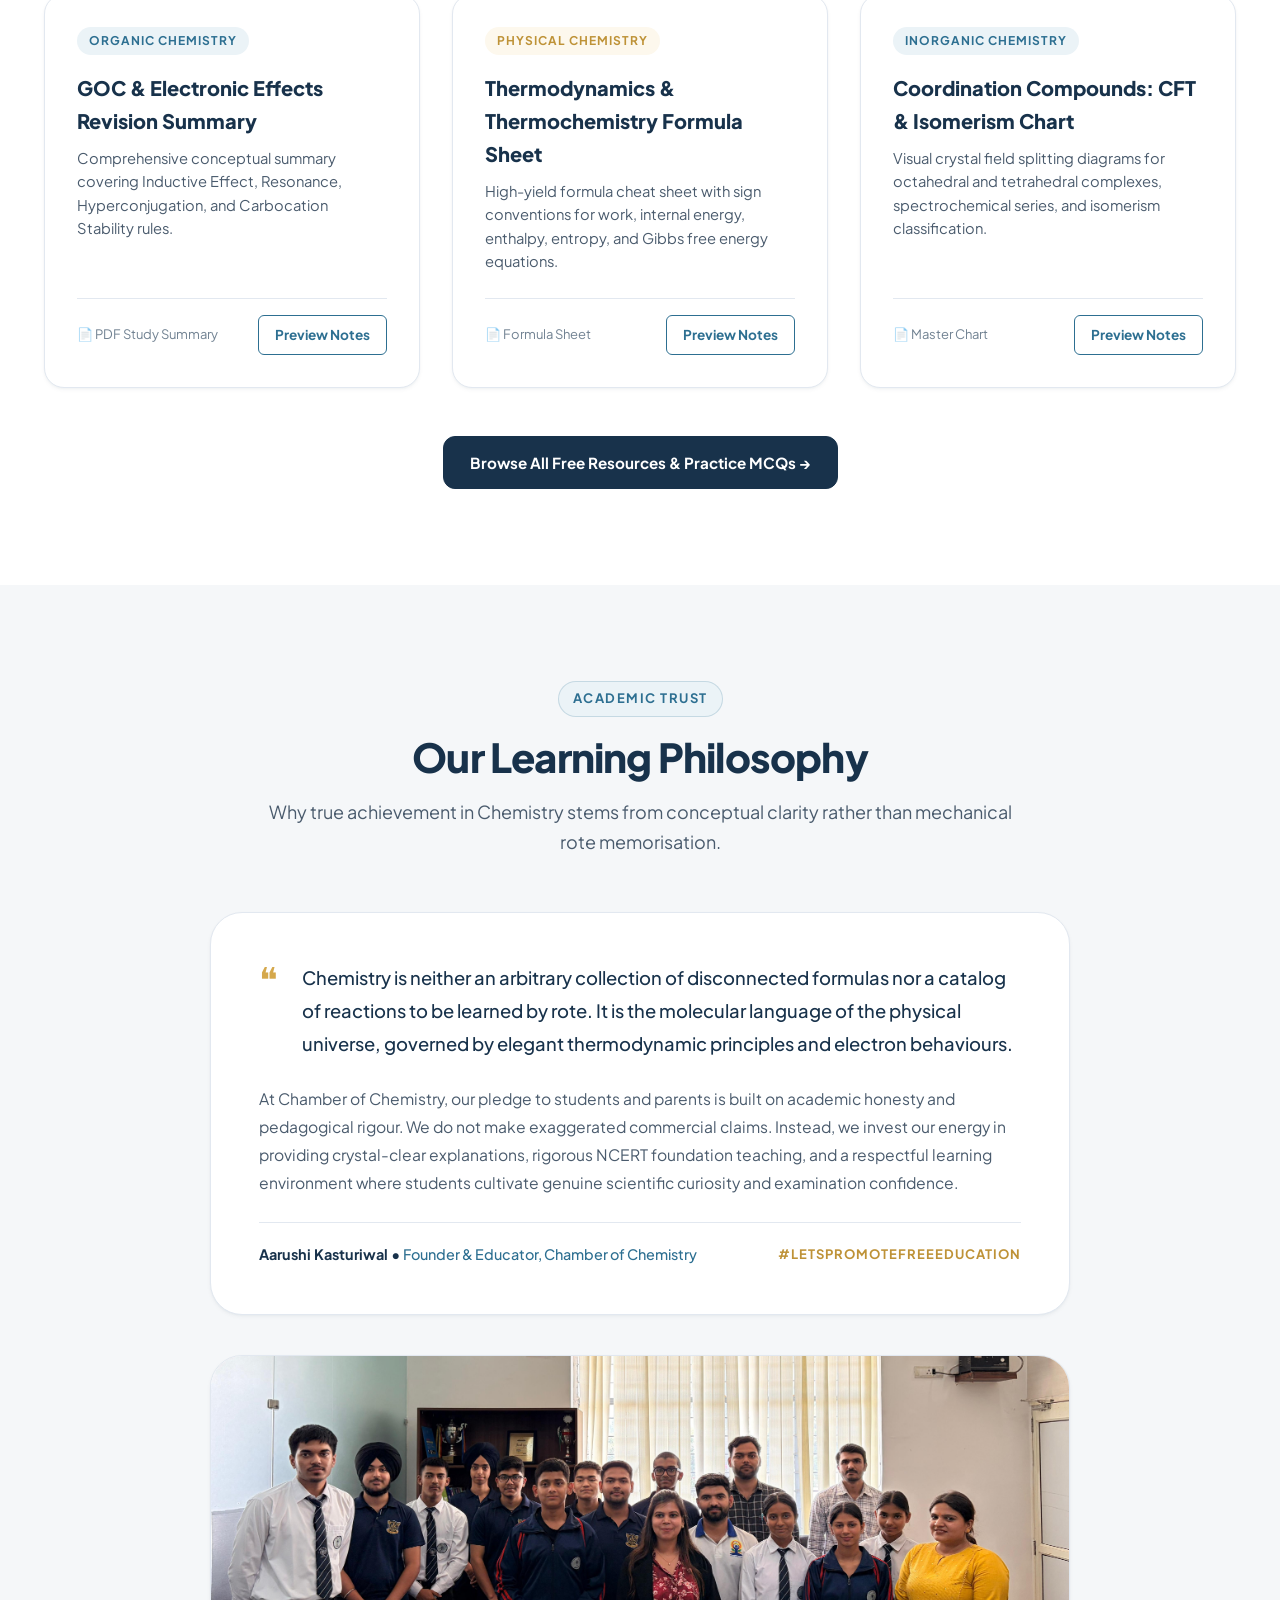
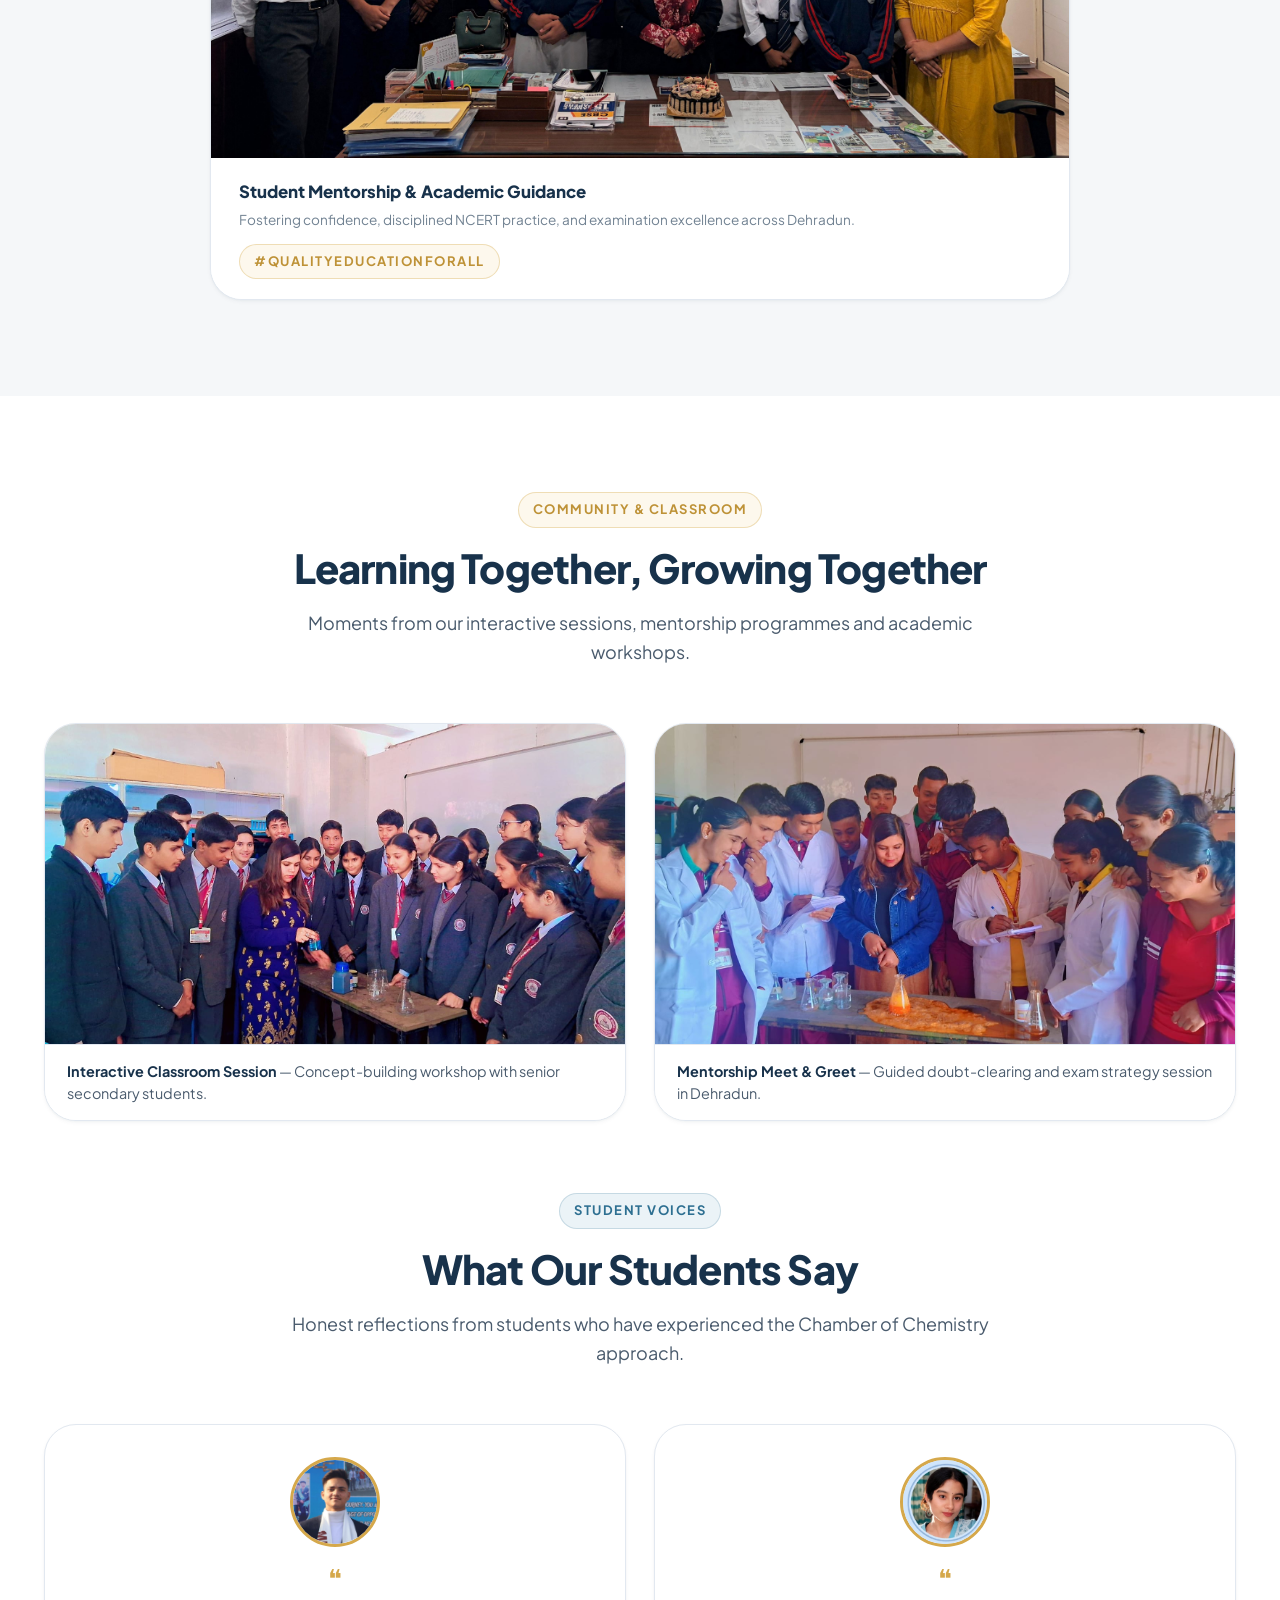
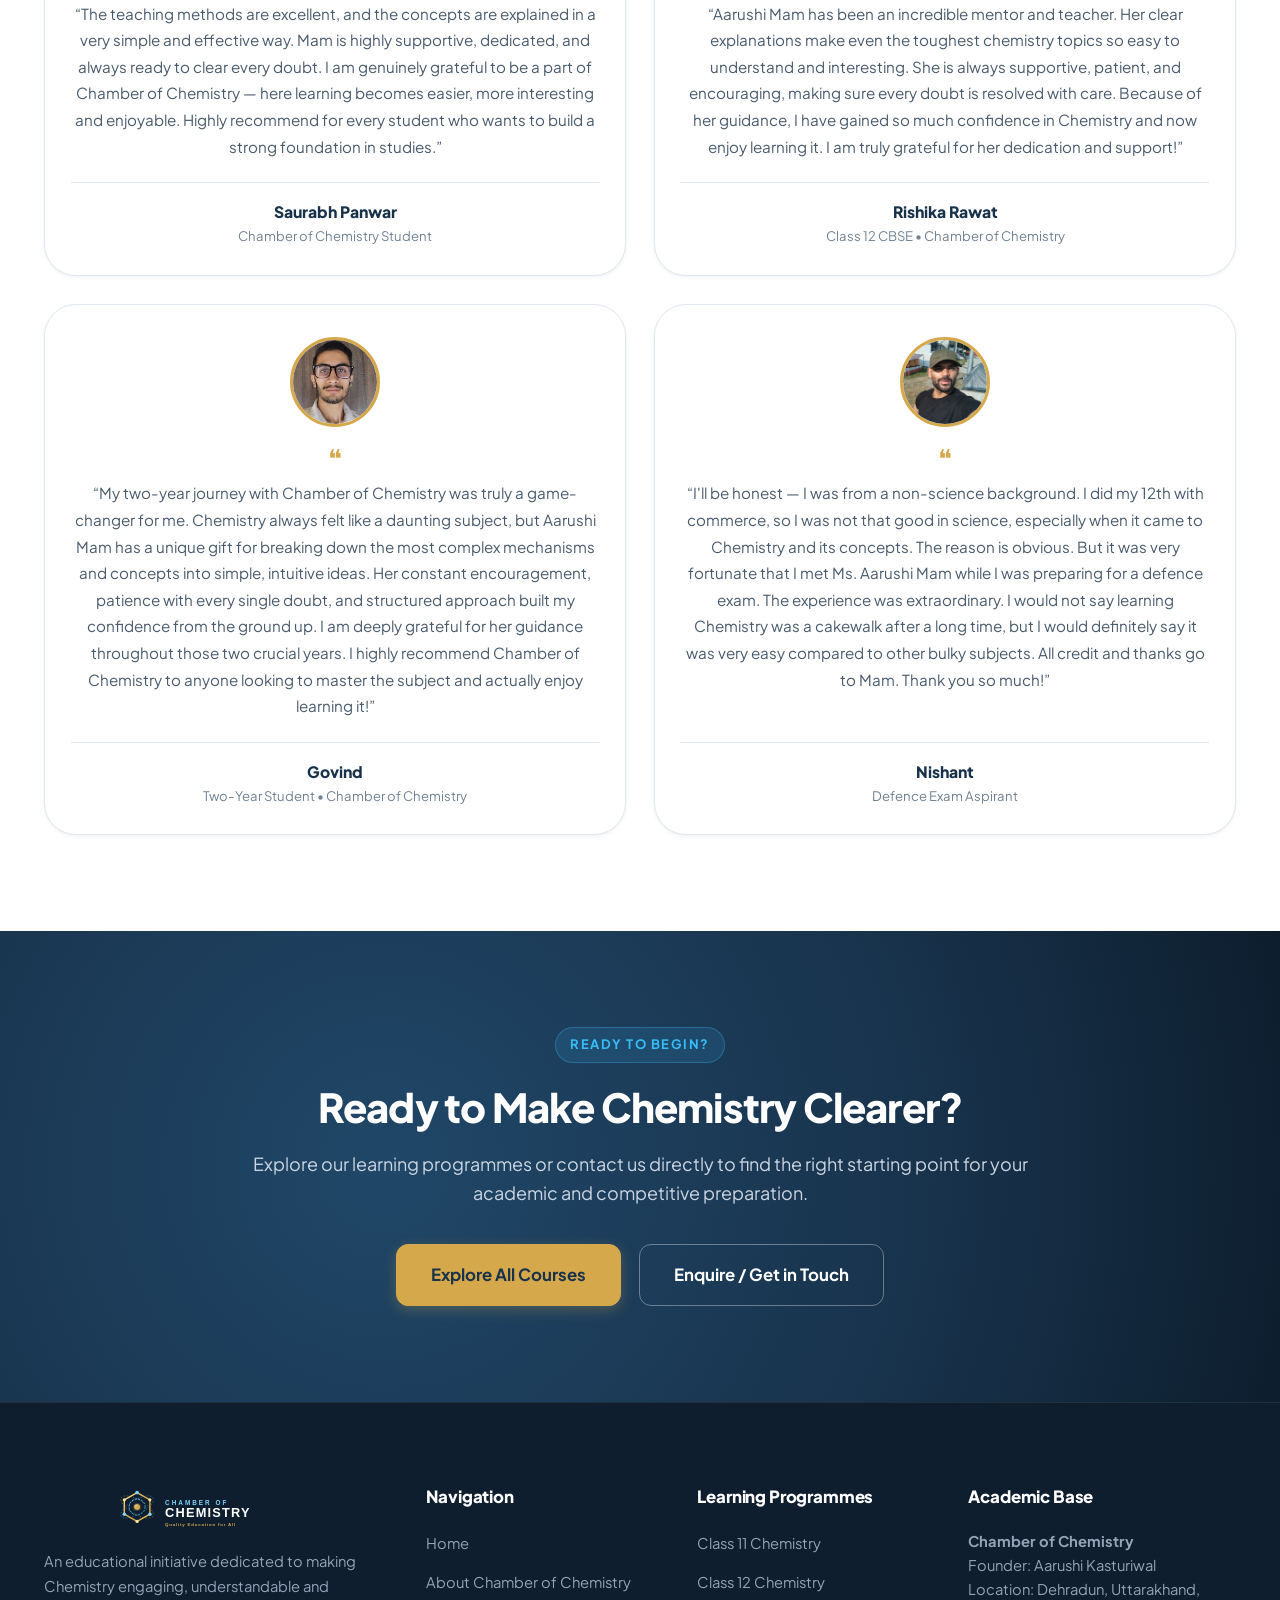
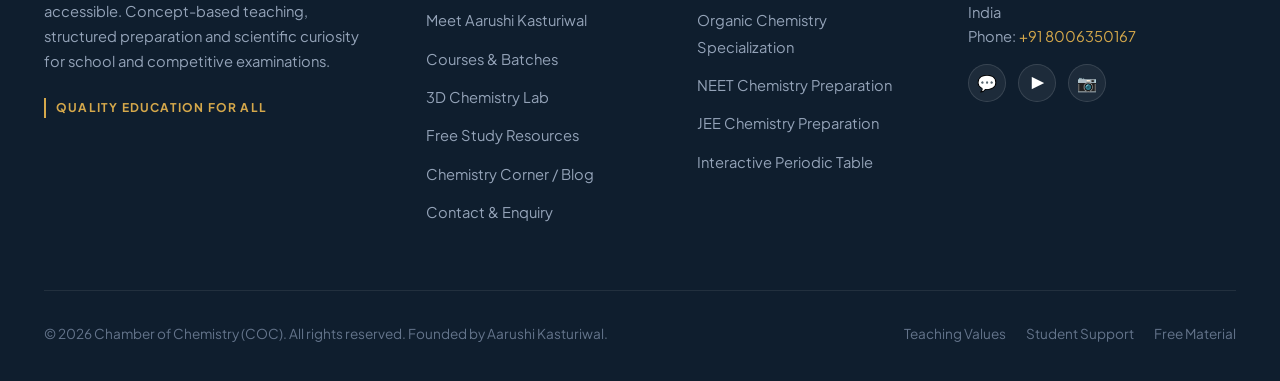
<file: about.html>
<!DOCTYPE html>
<html lang="en">
<head>
  <meta charset="UTF-8" />
  <meta name="viewport" content="width=device-width, initial-scale=1.0" />
  
  <!-- SEO Primary Meta Tags -->
  <title>Chamber of Chemistry | Quality Chemistry Education for All | Aarushi Kasturiwal</title>
  <meta name="title" content="Chamber of Chemistry | Quality Chemistry Education for All | Aarushi Kasturiwal" />
  <meta name="description" content="Learn Chemistry with Chamber of Chemistry. Explore concept-based Chemistry education, Organic Chemistry, Class 11 and 12 Chemistry, NEET and JEE preparation, study resources and expert academic guidance by Aarushi Kasturiwal." />
  <meta name="keywords" content="Chemistry Classes, Chemistry Online Classes, Organic Chemistry Classes, Class 11 Chemistry, Class 12 Chemistry, NEET Chemistry Preparation, JEE Chemistry Preparation, Chamber of Chemistry, Aarushi Kasturiwal Chemistry Educator, Dehradun Chemistry" />
  <meta name="author" content="Aarushi Kasturiwal, Chamber of Chemistry" />
  <meta name="robots" content="index, follow" />
  <link rel="canonical" href="https://chambersofchemistry.vercel.app/" />

  <!-- Open Graph / Facebook -->
  <meta property="og:type" content="website" />
  <meta property="og:url" content="https://chambersofchemistry.vercel.app/" />
  <meta property="og:title" content="Chamber of Chemistry | Quality Education for All" />
  <meta property="og:description" content="Discover the beauty of Chemistry through clear concepts, guided learning, scientific curiosity and structured preparation." />
  <meta property="og:image" content="https://chambersofchemistry.vercel.app/assets/images/logo.svg" />

  <!-- Twitter -->
  <meta property="twitter:card" content="summary_large_image" />
  <meta property="twitter:url" content="https://chambersofchemistry.vercel.app/" />
  <meta property="twitter:title" content="Chamber of Chemistry | Quality Education for All" />
  <meta property="twitter:description" content="Understand Chemistry. Build Confidence. Achieve More. Concept-based Chemistry education by NEET JEE NDA specialist Aarushi Kasturiwal." />
  <meta property="twitter:image" content="https://chambersofchemistry.vercel.app/assets/images/logo.svg" />

  <!-- Favicon -->
  <link rel="icon" type="image/svg+xml" href="assets/images/favicon.svg" />

  <!-- Stylesheets -->
  <link rel="stylesheet" href="css/style.css" />
  <link rel="stylesheet" href="css/responsive.css" />

  <!-- Structured Data / Schema.org -->
  <script type="application/ld+json">
  {
    "@context": "https://schema.org",
    "@graph": [
      {
        "@type": "EducationalOrganization",
        "@id": "https://chambersofchemistry.vercel.app/#organization",
        "name": "Chamber of Chemistry",
        "alternateName": "COC",
        "url": "https://chambersofchemistry.vercel.app/",
        "logo": "https://chambersofchemistry.vercel.app/assets/images/logo.svg",
        "slogan": "Quality Education for All",
        "description": "Educational platform dedicated to making Chemistry engaging, understandable, and accessible through concept-based learning, structured study materials, and examination guidance.",
        "founder": {
          "@type": "Person",
          "@id": "https://chambersofchemistry.vercel.app/#founder",
          "name": "Aarushi Kasturiwal",
          "jobTitle": "Founder & Chemistry Educator",
          "alumniOf": [
            {
              "@type": "EducationalOrganization",
              "name": "Shri Guru Ram Rai University (SGRRU)"
            },
            {
              "@type": "EducationalOrganization",
              "name": "Kendriya Vidyalaya Ordinance Factory Dehradun"
            }
          ],
          "hasCredential": [
            "M.Sc. in Organic Chemistry",
            "Bachelor of Education (B.Ed.)",
            "M.A. Education",
            "Ph.D. Research Scholar"
          ]
        },
        "address": {
          "@type": "PostalAddress",
          "addressLocality": "Dehradun",
          "addressRegion": "Uttarakhand",
          "addressCountry": "IN"
        }
      },
      {
        "@type": "WebSite",
        "@id": "https://chambersofchemistry.vercel.app/#website",
        "url": "https://chambersofchemistry.vercel.app/",
        "name": "Chamber of Chemistry",
        "publisher": {
          "@id": "https://chambersofchemistry.vercel.app/#organization"
        }
      }
    ]
  }
  </script>
</head>
<body>

  <!-- ==========================================================================
       Site Navigation Bar
       ========================================================================== -->
  <header class="site-header header-hero-dark" id="main-header">
    <div class="container">
      <nav class="navbar" aria-label="Main Navigation">
        <a href="index.html" class="nav-brand" aria-label="Chamber of Chemistry Home">
          <img src="assets/images/logo-light.svg" alt="Chamber of Chemistry Logo" class="nav-logo" id="site-logo" />
        </a>

        <ul class="nav-menu" id="nav-links">
          <li><a href="index.html" class="nav-link active">Home</a></li>
          <li><a href="about.html" class="nav-link">About</a></li>
          <li><a href="courses.html" class="nav-link">Courses</a></li>
          <li><a href="chemistry-experience.html" class="nav-link">Chemistry 3D Lab</a></li>
          <li><a href="resources.html" class="nav-link">Resources</a></li>
          <li><a href="blog.html" class="nav-link">Chemistry Corner</a></li>
          <li><a href="contact.html" class="nav-link">Contact</a></li>
        </ul>

        <div class="nav-actions">
          <a href="courses.html" class="btn btn-primary btn-sm">Start Learning</a>
        </div>

        <button class="mobile-toggle" aria-label="Toggle navigation menu" aria-expanded="false">
          <span></span>
          <span></span>
          <span></span>
        </button>
      </nav>
    </div>
  </header>

  <!-- ==========================================================================
       Hero Section with 3D Canvas
       ========================================================================== -->
  <main>
    <section class="hero" id="home-hero">
      <div class="hero-bg-grid" aria-hidden="true"></div>
      <div class="hero-glow-orbit" aria-hidden="true"></div>

      <div class="container">
        <div class="hero-grid">
          <!-- Left Content -->
          <div class="hero-content">
            <div class="hero-badge">
              <span class="pulse-dot"></span>
              <span>Academic Excellence • Concept-Based Chemistry</span>
            </div>

            <h1 class="hero-title">
              Chemistry Is Easier When You <span class="highlight-gold">Understand It.</span>
            </h1>

            <p class="hero-subtitle">
              Discover the beauty of Chemistry through clear concepts, guided learning, scientific curiosity and structured preparation.
            </p>

            <div class="hero-cta-group">
              <a href="courses.html" class="btn btn-primary btn-lg">Explore Courses</a>
              <a href="about.html#founder" class="btn btn-secondary btn-lg">Meet Our Founder</a>
            </div>

            <div class="hero-metrics">
              <div class="metric-item">
                <!-- <span class="metric-value">Gold Medallist</span> -->
                <span class="metric-label">M.Sc. Organic Chemistry Mentorship</span>
              </div>
              <div class="metric-item">
                <span class="metric-value">NEET &amp; JEE</span>
                <span class="metric-label">Specialised Conceptual Curriculum</span>
              </div>
              <div class="metric-item">
                <span class="metric-value">Concept-First</span>
                <span class="metric-label">Zero Rote Memorisation Pedagogy</span>
              </div>
            </div>
          </div>

          <!-- Right 3D Visual -->
          <div class="hero-visual">
            <!-- Floating Molecular Badges -->
            <div class="floating-molecule-pill floating-pill-1">
              <span style="color: #38BDF8; font-weight: 800;">C₆H₆</span>
              <span>Aromatic Resonance</span>
            </div>
            <div class="floating-molecule-pill floating-pill-2">
              <span style="color: #D5A84B; font-weight: 800;">H₂O</span>
              <span>Polar Geometry (104.5°)</span>
            </div>

            <div class="hero-canvas-wrap">
              <canvas id="hero-chemistry-canvas" aria-label="Interactive 3D Atom & Molecular orbital simulation. Drag to rotate."></canvas>
              <div class="canvas-controls-overlay">
                <span class="canvas-hint">Drag to orbit 3D space</span>
                <button type="button" class="canvas-toggle-btn" id="hero-sim-toggle">View Molecular Mesh</button>
              </div>
            </div>
          </div>
        </div>
      </div>
    </section>

    <!-- ==========================================================================
         Section 2 — Welcome to Chamber of Chemistry (Editorial Layout)
         ========================================================================== -->
    <section class="section bg-soft" id="welcome-coc">
      <div class="container">
        <div class="section-header">
          <span class="badge-tag">Academic Initiative</span>
          <h2 class="section-title">Welcome to Chamber of Chemistry</h2>
          <p class="section-subtitle">
            Understand Chemistry. Build Confidence. Achieve More.
          </p>
        </div>

        <!-- Official Brand Laboratory Banner -->
        <div class="brand-visual-banner">
          <img 
            src="assets/images/coc-lab-welcome-clean.jpg" 
            alt="Welcome to Chamber of Chemistry - Where Beakers Bubble, Concepts Click and Curiosity leads to reaction" 
            width="1200" 
            height="480" 
            loading="lazy" 
          />
        </div>

        <div class="about-intro-grid">
          <!-- Left Editorial Quote -->
          <div class="intro-quote-card">
            <p class="brand-lead-text">
              “Chamber of Chemistry is an educational initiative created with the belief that quality learning should be accessible to every student.”
            </p>
            <p class="brand-body-text">
              Our aim is to make Chemistry engaging, understandable and connected to real learning needs. Through concept-based teaching, structured study material and regular practice, we seek to help students strengthen their fundamentals and approach examinations with confidence.
            </p>
            <p class="brand-body-text" style="margin-bottom: 0;">
              At COC, we believe that every difficult topic becomes manageable when it is explained with clarity, patience and the right learning approach. We encourage curiosity, independent thinking and consistent effort.
            </p>
          </div>

          <!-- Right Core Values Grid -->
          <div class="values-grid">
            <div class="value-pill-card">
              <div class="value-icon">💡</div>
              <h3 class="value-title">Clarity</h3>
              <p class="value-desc">Explain the 'why' behind every chemical principle and reaction mechanism.</p>
            </div>

            <div class="value-pill-card gold-accent">
              <div class="value-icon">🔄</div>
              <h3 class="value-title">Consistency</h3>
              <p class="value-desc">Encourage regular study, systematic revision and disciplined problem practice.</p>
            </div>

            <div class="value-pill-card gold-accent">
              <div class="value-icon">🌍</div>
              <h3 class="value-title">Accessibility</h3>
              <p class="value-desc">Make quality educational support available to a wider student community.</p>
            </div>

            <div class="value-pill-card">
              <div class="value-icon">⚖️</div>
              <h3 class="value-title">Integrity</h3>
              <p class="value-desc">Communicate course details, results and academic guidance honestly and transparently.</p>
            </div>

            <div class="value-pill-card" style="grid-column: span 2;">
              <div class="value-icon">🔬</div>
              <h3 class="value-title">Curiosity</h3>
              <p class="value-desc">Connect textbook Chemistry with laboratory insights and fascinating phenomena in everyday life.</p>
            </div>
          </div>
        </div>
      </div>
    </section>

    <!-- ==========================================================================
         Section 3 — What You Can Learn (Featured Courses)
         ========================================================================== -->
    <section class="section" id="featured-courses">
      <div class="container">
        <div class="section-header">
          <span class="badge-tag gold">Structured Curricula</span>
          <h2 class="section-title">Explore Your Learning Journey</h2>
          <p class="section-subtitle">
            Comprehensive Chemistry programmes tailored for school board examinations, competitive entrances, and deep conceptual mastery.
          </p>
        </div>

        <div class="courses-grid">
          <!-- Course 1: Class 11 Chemistry -->
          <article class="course-card">
            <div class="course-card-top">
              <div class="course-icon-wrap" style="background: rgba(45, 111, 145, 0.1);">
                <img src="assets/icons/class11-chem.svg" alt="Class 11 Chemistry icon" width="46" height="46" />
              </div>
              <span class="course-category-badge">School Board</span>
            </div>
            <div class="course-card-body">
              <h3 class="course-title">Class 11 Chemistry</h3>
              <div class="course-target">Class 11 CBSE, ICSE &amp; State Boards</div>
              <p class="course-desc">
                Build strong fundamentals across the prescribed syllabus. Master atomic structure, chemical bonding, thermodynamics and periodic properties.
              </p>
              <div class="course-topics-box">
                <div class="topics-heading">Core Modules:</div>
                <div class="topics-list">
                  <span class="topic-chip">Structure of Atom</span>
                  <span class="topic-chip">Chemical Bonding</span>
                  <span class="topic-chip">Thermodynamics</span>
                  <span class="topic-chip">Equilibrium</span>
                  <span class="topic-chip">Basic Organic</span>
                </div>
              </div>
              <div class="course-card-footer">
                <a href="courses.html#class-11" class="btn btn-outline-blue btn-sm">Explore Course</a>
                <a href="contact.html?course=Class%2011%20Chemistry" class="btn btn-primary btn-sm">Enquire</a>
              </div>
            </div>
          </article>

          <!-- Course 2: Class 12 Chemistry -->
          <article class="course-card">
            <div class="course-card-top">
              <div class="course-icon-wrap" style="background: rgba(213, 168, 75, 0.1);">
                <img src="assets/icons/class12-chem.svg" alt="Class 12 Chemistry icon" width="46" height="46" />
              </div>
              <span class="course-category-badge" style="background: var(--color-warm-gold-light); color: var(--color-warm-gold-hover);">Board Focus</span>
            </div>
            <div class="course-card-body">
              <h3 class="course-title">Class 12 Chemistry</h3>
              <div class="course-target">Class 12 Board Aspirants</div>
              <p class="course-desc">
                Structured syllabus coverage, concept revision, step-by-step numerical problem solving and board examination answer-writing practice.
              </p>
              <div class="course-topics-box">
                <div class="topics-heading">Core Modules:</div>
                <div class="topics-list">
                  <span class="topic-chip">Solutions</span>
                  <span class="topic-chip">Electrochemistry</span>
                  <span class="topic-chip">Chemical Kinetics</span>
                  <span class="topic-chip">d &amp; f-Block</span>
                  <span class="topic-chip">Coordination Compounds</span>
                </div>
              </div>
              <div class="course-card-footer">
                <a href="courses.html#class-12" class="btn btn-outline-blue btn-sm">Explore Course</a>
                <a href="contact.html?course=Class%2012%20Chemistry" class="btn btn-primary btn-sm">Enquire</a>
              </div>
            </div>
          </article>

          <!-- Course 3: Organic Chemistry Specialization -->
          <article class="course-card">
            <div class="course-card-top">
              <div class="course-icon-wrap" style="background: rgba(56, 189, 248, 0.1);">
                <img src="assets/icons/organic-chem.svg" alt="Organic Chemistry icon" width="46" height="46" />
              </div>
              <span class="course-category-badge" style="background: #F0FDF4; color: #166534;">Specialization</span>
            </div>
            <div class="course-card-body">
              <h3 class="course-title">Organic Chemistry Specialization</h3>
              <div class="course-target">Classes 11, 12, NEET &amp; JEE</div>
              <p class="course-desc">
                In-depth conceptual mastery of General Organic Chemistry (GOC), isomerism, curly-arrow reaction mechanisms, hydrocarbons and functional groups.
              </p>
              <div class="course-topics-box">
                <div class="topics-heading">Core Modules:</div>
                <div class="topics-list">
                  <span class="topic-chip">GOC &amp; Resonance</span>
                  <span class="topic-chip">Stereochemistry</span>
                  <span class="topic-chip">Reaction Mechanisms</span>
                  <span class="topic-chip">Named Reactions</span>
                  <span class="topic-chip">Reagents</span>
                </div>
              </div>
              <div class="course-card-footer">
                <a href="courses.html#organic" class="btn btn-outline-blue btn-sm">Explore Course</a>
                <a href="contact.html?course=Organic%20Chemistry" class="btn btn-primary btn-sm">Enquire</a>
              </div>
            </div>
          </article>

          <!-- Course 4: NEET Chemistry -->
          <article class="course-card">
            <div class="course-card-top">
              <div class="course-icon-wrap" style="background: rgba(45, 111, 145, 0.1);">
                <img src="assets/icons/neet-chem.svg" alt="NEET Chemistry icon" width="46" height="46" />
              </div>
              <span class="course-category-badge">Competitive</span>
            </div>
            <div class="course-card-body">
              <h3 class="course-title">NEET Chemistry Preparation</h3>
              <div class="course-target">NEET Medical Aspirants</div>
              <p class="course-desc">
                NCERT-oriented concept teaching, exhaustive line-by-line coverage, previous-year question (PYQ) pattern analysis, and accuracy drills.
              </p>
              <div class="course-topics-box">
                <div class="topics-heading">Core Modules:</div>
                <div class="topics-list">
                  <span class="topic-chip">NCERT Line-by-Line</span>
                  <span class="topic-chip">PYQ Bank</span>
                  <span class="topic-chip">Speed &amp; Accuracy</span>
                  <span class="topic-chip">Mock Drills</span>
                  <span class="topic-chip">Elimination Tactics</span>
                </div>
              </div>
              <div class="course-card-footer">
                <a href="courses.html#neet" class="btn btn-outline-blue btn-sm">Explore Course</a>
                <a href="contact.html?course=NEET%20Chemistry" class="btn btn-primary btn-sm">Enquire</a>
              </div>
            </div>
          </article>

          <!-- Course 5: JEE Chemistry -->
          <article class="course-card">
            <div class="course-card-top">
              <div class="course-icon-wrap" style="background: rgba(213, 168, 75, 0.1);">
                <img src="assets/icons/jee-chem.svg" alt="JEE Chemistry icon" width="46" height="46" />
              </div>
              <span class="course-category-badge">Competitive</span>
            </div>
            <div class="course-card-body">
              <h3 class="course-title">JEE Chemistry Preparation</h3>
              <div class="course-target">JEE Main &amp; Advanced Aspirants</div>
              <p class="course-desc">
                Conceptual depth, rigorous multi-concept problem solving, advanced physical numericals, and topic-wise competitive practice.
              </p>
              <div class="course-topics-box">
                <div class="topics-heading">Core Modules:</div>
                <div class="topics-list">
                  <span class="topic-chip">Multi-Concept Problems</span>
                  <span class="topic-chip">Advanced Kinetics</span>
                  <span class="topic-chip">Thermodynamics</span>
                  <span class="topic-chip">Inorganic Logic</span>
                  <span class="topic-chip">PYQ Analysis</span>
                </div>
              </div>
              <div class="course-card-footer">
                <a href="courses.html#jee" class="btn btn-outline-blue btn-sm">Explore Course</a>
                <a href="contact.html?course=JEE%20Chemistry" class="btn btn-primary btn-sm">Enquire</a>
              </div>
            </div>
          </article>

          <!-- Interactive Chemistry Lab Promotion Card -->
          <article class="course-card" style="background: linear-gradient(135deg, #18324B 0%, #1e4566 100%); color: #FFFFFF;">
            <div class="course-card-top" style="background: transparent; border-bottom: 1px solid rgba(255,255,255,0.12);">
              <div class="course-icon-wrap" style="background: rgba(56, 189, 248, 0.2);">
                <span style="font-size: 1.8rem;">🔬</span>
              </div>
              <span class="course-category-badge" style="background: rgba(213, 168, 75, 0.2); color: var(--color-warm-gold);">Interactive Lab</span>
            </div>
            <div class="course-card-body">
              <h3 class="course-title" style="color: #FFFFFF;">3D Chemistry &amp; Periodic Table</h3>
              <div class="course-target" style="color: var(--color-cyan);">Hands-On Scientific Visuals</div>
              <p class="course-desc" style="color: #CBD5E1;">
                Explore real 3D chemical molecules, ball-and-stick spatial bonds, and our interactive 118-element IUPAC periodic table explorer.
              </p>
              <div class="course-topics-box" style="background: rgba(255, 255, 255, 0.08); border-color: rgba(255, 255, 255, 0.1);">
                <div class="topics-heading" style="color: var(--color-warm-gold);">Key Features:</div>
                <div class="topics-list">
                  <span class="topic-chip" style="background: rgba(255,255,255,0.15); color: #FFF; border: none;">3D Ball &amp; Stick</span>
                  <span class="topic-chip" style="background: rgba(255,255,255,0.15); color: #FFF; border: none;">118 Elements</span>
                  <span class="topic-chip" style="background: rgba(255,255,255,0.15); color: #FFF; border: none;">Everyday Chemistry</span>
                </div>
              </div>
              <div class="course-card-footer">
                <a href="chemistry-experience.html" class="btn btn-primary btn-sm" style="width: 100%;">Open Chemistry Lab →</a>
              </div>
            </div>
          </article>
        </div>
      </div>
    </section>

    <!-- ==========================================================================
         Section 4 — Meet the Founder Snapshot (Aarushi Kasturiwal)
         ========================================================================== -->
    <section class="section founder-section" id="founder">
      <div class="founder-bg-orbit" aria-hidden="true"></div>

      <div class="container">
        <div class="founder-grid">
          <!-- Portrait Container -->
          <div class="founder-photo-container">
            <div class="founder-photo-frame">
              <!-- Uses founder's photograph when provided; falls back gracefully to academic crest artwork -->
              <img 
                src="assets/images/aarushi-kasturiwal.jpg" 
                onerror="this.onerror=null; this.src='assets/images/aarushi-placeholder.svg';" 
                alt="Aarushi Kasturiwal, Founder of Chamber of Chemistry" 
                class="founder-img" 
                width="500" 
                height="600" 
              />
            </div>

            <!-- Floating Verified Gold Medalist Credential Badge -->
            <div class="founder-floating-badge">
              <span class="badge-gold-medal" aria-hidden="true">🥇</span>
              <div>
                <div class="badge-text-primary">M.Sc. Organic Chemistry</div>
                <div class="badge-text-sub">SGRRU 2022 • Ph.D. Research Scholar</div>
              </div>
            </div>
          </div>

          <!-- Academic Profile & Narrative -->
          <div class="founder-info">
            <span class="badge-tag navy-mode">Founder &amp; Educator</span>
            <h2 class="founder-headline">Meet the Mind Behind Chamber of Chemistry</h2>
            <div class="founder-subheading">Knowledge, Research and a Passion for Teaching.</div>

            <p class="founder-bio">
              Chamber of Chemistry was founded by <strong>Aarushi Kasturiwal</strong>, a Chemistry educator with a strong academic background and a passion for teaching. She holds an M.Sc. in Organic Chemistry. She has also completed a B.Ed., an M.A. in Education, and is currently pursuing a Ph.D. as a research scholar.
            </p>

            <p class="founder-bio">
              Her academic and research interests include Organic Chemistry, spectroscopy and the study of natural products as green corrosion inhibitors. Her research work involves the use of spectroscopic characterisation techniques such as <strong>¹H NMR, UV–Visible spectroscopy and FTIR</strong> to investigate chemical compounds and their interactions.
            </p>

            <!-- Verified Credential Cards -->
            <div class="credentials-grid">
              <div class="credential-item">
                <div class="credential-label">Academic Qualifications</div>
                <div class="credential-val">M.Sc. Organic Chemistry </div>
                <div class="credential-detail">B.Ed. (SGRRU 2024) • M.A. Education (IGNOU 2026)</div>
              </div>

              <div class="credential-item">
                <div class="credential-label">Doctoral Research</div>
                <div class="credential-val">Ph.D. Research Scholar</div>
                <div class="credential-detail">Green Corrosion Inhibition &amp; Natural Products</div>
              </div>

              <div class="credential-item">
                <div class="credential-label">Spectroscopic Techniques</div>
                <div class="credential-val">¹H NMR, UV–Vis &amp; FTIR</div>
                <div class="credential-detail">Molecular structure elucidation and spectral characterisation</div>
              </div>

              <div class="credential-item">
                <div class="credential-label">Competitive &amp; Evaluation Record</div>
                <div class="credential-val">Qualified NEET Twice &amp; AFCAT Twice</div>
                <div class="credential-detail">Experienced Board copy evaluator &amp; mentor since 2021</div>
              </div>
            </div>

            <div>
              <a href="about.html#founder" class="btn btn-primary">Discover Her Journey →</a>
            </div>
          </div>
        </div>
      </div>
    </section>

    <!-- ==========================================================================
         Section 5 — Why Choose Chamber of Chemistry?
         ========================================================================== -->
    <section class="section bg-soft" id="why-coc">
      <div class="container">
        <div class="section-header">
          <span class="badge-tag">Academic Approach</span>
          <h2 class="section-title">Why Learn With COC?</h2>
          <p class="section-subtitle">
            A student-focused pedagogical model designed to transform Chemistry from a daunting subject into a logical, deeply rewarding discipline.
          </p>
        </div>

        <div class="why-grid">
          <!-- Pillar 1: Feature Card (spans 2) -->
          <div class="why-card">
            <div class="why-icon-box">🎯</div>
            <h3 class="why-title">Concept-First Learning</h3>
            <p class="why-desc">
              We deconstruct complex chemical concepts into intuitive, first-principles logic. Instead of mechanically memorising reactions, students understand electron flow, thermodynamic driving forces, and molecular stability.
            </p>
          </div>

          <!-- Pillar 2 -->
          <div class="why-card">
            <div class="why-icon-box">📑</div>
            <h3 class="why-title">Structured Lessons</h3>
            <p class="why-desc">Topic-wise progressive learning where each module builds logically upon the previous foundation.</p>
          </div>

          <!-- Pillar 3 -->
          <div class="why-card">
            <div class="why-icon-box">🏛️</div>
            <h3 class="why-title">Strong Fundamentals</h3>
            <p class="why-desc">Deep focus on NCERT clarity, fundamental periodic trends, atomic orbitals and bonding models.</p>
          </div>

          <!-- Pillar 4 -->
          <div class="why-card">
            <div class="why-icon-box">✍️</div>
            <h3 class="why-title">Guided Practice</h3>
            <p class="why-desc">Step-by-step problem deconstruction with curated NCERT, board and previous-year competitive question sets.</p>
          </div>

          <!-- Pillar 5 -->
          <div class="why-card">
            <div class="why-icon-box">🔁</div>
            <h3 class="why-title">Revision Support</h3>
            <p class="why-desc">Comprehensive chapter notes, concise formula summaries, and visual reaction pathways for rapid recall.</p>
          </div>

          <!-- Pillar 6 -->
          <div class="why-card">
            <div class="why-icon-box">📚</div>
            <h3 class="why-title">Accessible Resources</h3>
            <p class="why-desc">Free, verified academic materials created to promote quality education for all students regardless of location.</p>
          </div>

          <!-- Pillar 7 -->
          <div class="why-card">
            <div class="why-icon-box">🤝</div>
            <h3 class="why-title">Student-Focused Teaching</h3>
            <p class="why-desc">A patient, supportive environment encouraging active curiosity, question-asking and independent scientific thinking.</p>
          </div>
        </div>
      </div>
    </section>

    <!-- ==========================================================================
         Section 6 — Free Learning Resources Snapshot
         ========================================================================== -->
    <section class="section" id="resources-snapshot">
      <div class="container">
        <div class="section-header">
          <span class="badge-tag gold">Free Academic Material</span>
          <h2 class="section-title">Learn More. Explore More.</h2>
          <p class="section-subtitle">
            Authentic study notes, formula sheets, and reaction maps developed to assist your daily study and examination preparation.
          </p>
        </div>

        <div class="resources-grid">
          <!-- Resource 1 -->
          <div class="resource-card">
            <span class="resource-type-tag">Organic Chemistry</span>
            <h3 class="resource-title">GOC &amp; Electronic Effects Revision Summary</h3>
            <p class="resource-desc">
              Comprehensive conceptual summary covering Inductive Effect, Resonance, Hyperconjugation, and Carbocation Stability rules.
            </p>
            <div class="resource-card-actions">
              <span class="file-info">📄 PDF Study Summary</span>
              <button type="button" class="btn btn-outline-blue btn-sm resource-preview-btn" data-res-key="goc">Preview Notes</button>
            </div>
          </div>

          <!-- Resource 2 -->
          <div class="resource-card">
            <span class="resource-type-tag" style="background: var(--color-warm-gold-light); color: var(--color-warm-gold-hover);">Physical Chemistry</span>
            <h3 class="resource-title">Thermodynamics &amp; Thermochemistry Formula Sheet</h3>
            <p class="resource-desc">
              High-yield formula cheat sheet with sign conventions for work, internal energy, enthalpy, entropy, and Gibbs free energy equations.
            </p>
            <div class="resource-card-actions">
              <span class="file-info">📄 Formula Sheet</span>
              <button type="button" class="btn btn-outline-blue btn-sm resource-preview-btn" data-res-key="thermo">Preview Notes</button>
            </div>
          </div>

          <!-- Resource 3 -->
          <div class="resource-card">
            <span class="resource-type-tag">Inorganic Chemistry</span>
            <h3 class="resource-title">Coordination Compounds: CFT &amp; Isomerism Chart</h3>
            <p class="resource-desc">
              Visual crystal field splitting diagrams for octahedral and tetrahedral complexes, spectrochemical series, and isomerism classification.
            </p>
            <div class="resource-card-actions">
              <span class="file-info">📄 Master Chart</span>
              <button type="button" class="btn btn-outline-blue btn-sm resource-preview-btn" data-res-key="coordination">Preview Notes</button>
            </div>
          </div>
        </div>

        <div style="text-align: center; margin-top: 48px;">
          <a href="resources.html" class="btn btn-navy">Browse All Free Resources &amp; Practice MCQs →</a>
        </div>
      </div>
    </section>

    <!-- ==========================================================================
         Section 7 — Chemistry Learning Philosophy (Authentic Academic Trust)
         ========================================================================== -->
    <section class="section bg-soft" id="philosophy">
      <div class="container">
        <div class="section-header">
          <span class="badge-tag">Academic Trust</span>
          <h2 class="section-title">Our Learning Philosophy</h2>
          <p class="section-subtitle">
            Why true achievement in Chemistry stems from conceptual clarity rather than mechanical rote memorisation.
          </p>
        </div>

        <div class="philosophy-card">
          <div class="philosophy-quote-row">
            <div class="philosophy-quote-mark">❝</div>
            <p class="philosophy-lead">
              Chemistry is neither an arbitrary collection of disconnected formulas nor a catalog of reactions to be learned by rote. It is the molecular language of the physical universe, governed by elegant thermodynamic principles and electron behaviours.
            </p>
          </div>
          <p class="philosophy-body">
            At Chamber of Chemistry, our pledge to students and parents is built on academic honesty and pedagogical rigour. We do not make exaggerated commercial claims. Instead, we invest our energy in providing crystal-clear explanations, rigorous NCERT foundation teaching, and a respectful learning environment where students cultivate genuine scientific curiosity and examination confidence.
          </p>
          <div class="philosophy-footer">
            <div class="philosophy-signature">
              Aarushi Kasturiwal • <span>Founder &amp; Educator, Chamber of Chemistry</span>
            </div>
            <div class="philosophy-hashtag">#LetsPromoteFreeEducation</div>
          </div>
        </div>

        <!-- Mentorship in Action Showcase -->
        <div class="mentorship-showcase">
          <img 
            src="assets/images/aarushi-students-mentorship.jpg" 
            alt="Aarushi Kasturiwal mentoring students in Dehradun" 
            width="1200" 
            height="600" 
            class="mentorship-img"
            loading="lazy" 
          />
          <div class="mentorship-footer">
            <div>
              <h4 class="mentorship-title">Student Mentorship &amp; Academic Guidance</h4>
              <p class="mentorship-desc">Fostering confidence, disciplined NCERT practice, and examination excellence across Dehradun.</p>
            </div>
            <span class="badge-tag gold" style="margin-bottom: 0;">#QualityEducationForAll</span>
          </div>
        </div>
      </div>
    </section>

    <!-- ==========================================================================
         Section — Group Photos & Testimonials
         ========================================================================== -->
    <section class="section" id="group-photos-testimonials">
      <div class="container">

        <!-- Group Photos -->
        <div class="section-header">
          <span class="badge-tag gold">Community &amp; Classroom</span>
          <h2 class="section-title">Learning Together, Growing Together</h2>
          <p class="section-subtitle">
            Moments from our interactive sessions, mentorship programmes and academic workshops.
          </p>
        </div>

        <div class="group-photos-grid">
          <figure class="group-photo-figure">
            <img
              src="assets/images/interactive-clasroom-session.jpeg"
              alt="Students attending a Chamber of Chemistry interactive classroom session"
              class="group-photo-img"
              loading="lazy"
              width="800"
              height="500"
            />
            <figcaption class="group-photo-caption">
              <strong>Interactive Classroom Session</strong> — Concept-building workshop with senior secondary students.
            </figcaption>
          </figure>

          <figure class="group-photo-figure">
            <img
              src="assets/images/with-students.jpeg"
              alt="Students and mentor at a Chamber of Chemistry academic mentorship meet"
              class="group-photo-img"
              loading="lazy"
              width="800"
              height="500"
            />
            <figcaption class="group-photo-caption">
              <strong>Mentorship Meet &amp; Greet</strong> — Guided doubt-clearing and exam strategy session in Dehradun.
            </figcaption>
          </figure>
        </div>

        <!-- Testimonials -->
        <div class="section-header" style="margin-top: 72px;">
          <span class="badge-tag">Student Voices</span>
          <h2 class="section-title">What Our Students Say</h2>
          <p class="section-subtitle">
            Honest reflections from students who have experienced the Chamber of Chemistry approach.
          </p>
        </div>

        <div class="testimonials-grid">

          <!-- Testimonial 1 — Saurabh Panwar -->
          <article class="testimonial-card">
            <img
              src="assets/images/testimonial-saurabh.jpg"
              alt="Photo of Saurabh Panwar, Chamber of Chemistry student"
              class="testimonial-avatar"
              loading="lazy"
              width="90"
              height="90"
            />
            <div class="testimonial-quote-mark">❝</div>
            <p class="testimonial-text">
              &ldquo;The teaching methods are excellent, and the concepts are explained in a very simple and effective way. Mam is highly supportive, dedicated, and always ready to clear every doubt. I am genuinely grateful to be a part of Chamber of Chemistry — here learning becomes easier, more interesting and enjoyable. Highly recommend for every student who wants to build a strong foundation in studies.&rdquo;
            </p>
            <div class="testimonial-author">
              <div class="testimonial-name">Saurabh Panwar</div>
              <div class="testimonial-role">Chamber of Chemistry Student</div>
            </div>
          </article>

          <!-- Testimonial 2 — Rishika Rawat -->
          <article class="testimonial-card">
            <img
              src="assets/images/testimonial-rishika.jpg"
              alt="Photo of Rishika Rawat, Class 12 CBSE student"
              class="testimonial-avatar"
              loading="lazy"
              width="90"
              height="90"
            />
            <div class="testimonial-quote-mark">❝</div>
            <p class="testimonial-text">
              &ldquo;Aarushi Mam has been an incredible mentor and teacher. Her clear explanations make even the toughest chemistry topics so easy to understand and interesting. She is always supportive, patient, and encouraging, making sure every doubt is resolved with care. Because of her guidance, I have gained so much confidence in Chemistry and now enjoy learning it. I am truly grateful for her dedication and support!&rdquo;
            </p>
            <div class="testimonial-author">
              <div class="testimonial-name">Rishika Rawat</div>
              <div class="testimonial-role">Class 12 CBSE • Chamber of Chemistry</div>
            </div>
          </article>

          <!-- Testimonial 3 — Govind -->
          <article class="testimonial-card">
            <img
              src="assets/images/testimonial-govind.jpg"
              alt="Photo of Govind, Chamber of Chemistry student"
              class="testimonial-avatar"
              loading="lazy"
              width="90"
              height="90"
            />
            <div class="testimonial-quote-mark">❝</div>
            <p class="testimonial-text">
              &ldquo;My two-year journey with Chamber of Chemistry was truly a game-changer for me. Chemistry always felt like a daunting subject, but Aarushi Mam has a unique gift for breaking down the most complex mechanisms and concepts into simple, intuitive ideas. Her constant encouragement, patience with every single doubt, and structured approach built my confidence from the ground up. I am deeply grateful for her guidance throughout those two crucial years. I highly recommend Chamber of Chemistry to anyone looking to master the subject and actually enjoy learning it!&rdquo;
            </p>
            <div class="testimonial-author">
              <div class="testimonial-name">Govind</div>
              <div class="testimonial-role">Two-Year Student • Chamber of Chemistry</div>
            </div>
          </article>

          <!-- Testimonial 4 — Nishant -->
          <article class="testimonial-card">
            <img
              src="assets/images/testimonial-nishant.jpg"
              alt="Photo of Nishant, defence exam aspirant"
              class="testimonial-avatar"
              loading="lazy"
              width="90"
              height="90"
            />
            <div class="testimonial-quote-mark">❝</div>
            <p class="testimonial-text">
              &ldquo;I'll be honest — I was from a non-science background. I did my 12th with commerce, so I was not that good in science, especially when it came to Chemistry and its concepts. The reason is obvious. But it was very fortunate that I met Ms. Aarushi Mam while I was preparing for a defence exam. The experience was extraordinary. I would not say learning Chemistry was a cakewalk after a long time, but I would definitely say it was very easy compared to other bulky subjects. All credit and thanks go to Mam. Thank you so much!&rdquo;
            </p>
            <div class="testimonial-author">
              <div class="testimonial-name">Nishant</div>
              <div class="testimonial-role">Defence Exam Aspirant</div>
            </div>
          </article>

        </div>
      </div>
    </section>

    <!-- ==========================================================================
         Section 8 — Call-To-Action Banner
         ========================================================================== -->
    <section class="section bg-navy" style="background: radial-gradient(circle at 30% 50%, #204768 0%, #18324B 60%, #0d1e2e 100%);">
      <div class="container">
        <div style="max-width: 800px; margin: 0 auto; text-align: center;">
          <span class="badge-tag navy-mode" style="margin-bottom: 20px;">Ready To Begin?</span>
          <h2 class="section-title" style="color: #FFFFFF; font-size: 2.5rem; margin-bottom: 18px;">
            Ready to Make Chemistry Clearer?
          </h2>
          <p class="section-subtitle" style="color: #CBD5E1; margin-bottom: 36px;">
            Explore our learning programmes or contact us directly to find the right starting point for your academic and competitive preparation.
          </p>
          <div style="display: flex; justify-content: center; gap: 18px; flex-wrap: wrap;">
            <a href="courses.html" class="btn btn-primary btn-lg">Explore All Courses</a>
            <a href="contact.html" class="btn btn-secondary btn-lg">Enquire / Get in Touch</a>
          </div>
        </div>
      </div>
    </section>
  </main>

  <!-- ==========================================================================
       Site Footer
       ========================================================================== -->
  <footer class="site-footer">
    <div class="container">
      <div class="footer-top-grid">
        <!-- Brand Description -->
        <div class="footer-brand-col">
          <img src="assets/images/logo-light.svg" alt="Chamber of Chemistry" class="footer-logo" />
          <p class="footer-brand-desc">
            An educational initiative dedicated to making Chemistry engaging, understandable and accessible. Concept-based teaching, structured preparation and scientific curiosity for school and competitive examinations.
          </p>
          <div class="footer-tagline-badge">
            Quality Education for All
          </div>
        </div>

        <!-- Quick Navigation -->
        <div class="footer-col">
          <h4>Navigation</h4>
          <ul class="footer-links-list">
            <li><a href="index.html">Home</a></li>
            <li><a href="about.html">About Chamber of Chemistry</a></li>
            <li><a href="about.html#founder">Meet Aarushi Kasturiwal</a></li>
            <li><a href="courses.html">Courses &amp; Batches</a></li>
            <li><a href="chemistry-experience.html">3D Chemistry Lab</a></li>
            <li><a href="resources.html">Free Study Resources</a></li>
            <li><a href="blog.html">Chemistry Corner / Blog</a></li>
            <li><a href="contact.html">Contact &amp; Enquiry</a></li>
          </ul>
        </div>

        <!-- Learning Areas -->
        <div class="footer-col">
          <h4>Learning Programmes</h4>
          <ul class="footer-links-list">
            <li><a href="courses.html#class-11">Class 11 Chemistry</a></li>
            <li><a href="courses.html#class-12">Class 12 Chemistry</a></li>
            <li><a href="courses.html#organic">Organic Chemistry Specialization</a></li>
            <li><a href="courses.html#neet">NEET Chemistry Preparation</a></li>
            <li><a href="courses.html#jee">JEE Chemistry Preparation</a></li>
            <li><a href="chemistry-experience.html#periodic-table">Interactive Periodic Table</a></li>
          </ul>
        </div>

        <!-- Contact & Academic Base -->
        <div class="footer-col">
          <h4>Academic Base</h4>
          <p style="font-size: 0.92rem; color: #94A3B8; margin-bottom: 16px; line-height: 1.6;">
            <strong>Chamber of Chemistry</strong><br />
            Founder: Aarushi Kasturiwal<br />
            Location: Dehradun, Uttarakhand, India<br />
            Phone: <a href="tel:+6395328731" style="color: var(--color-warm-gold);">+91 8006350167</a>
          </p>
          <div class="social-links-row">
            <a href="https://wa.me/6395328731" class="social-btn" target="_blank" rel="noopener noreferrer" aria-label="WhatsApp Contact">
              💬
            </a>
            <a href="https://www.youtube.com/@chamberofchemistry" class="social-btn" target="_blank" rel="noopener noreferrer" aria-label="Chamber of Chemistry YouTube">
              ▶
            </a>
            <a href="https://www.instagram.com/chamber_of_chemistry/" class="social-btn" target="_blank" rel="noopener noreferrer" aria-label="Chamber of Chemistry Instagram">
              📷
            </a>
          </div>
        </div>
      </div>

      <div class="footer-bottom-bar">
        <div>
          &copy; 2026 Chamber of Chemistry (COC). All rights reserved. Founded by Aarushi Kasturiwal.
        </div>
        <div class="footer-legal-links">
          <a href="about.html">Teaching Values</a>
          <a href="contact.html">Student Support</a>
          <a href="resources.html">Free Material</a>
        </div>
      </div>
    </div>
  </footer>

  <!-- ==========================================================================
       Resource Preview Modal
       ========================================================================== -->
  <div class="modal-overlay" id="resource-preview-modal" role="dialog" aria-modal="true" aria-labelledby="modal-res-heading">
    <div class="modal-dialog">
      <div class="modal-header">
        <h3 class="modal-title modal-res-title" id="modal-res-heading">Resource Notes Preview</h3>
        <button type="button" class="modal-close-btn" aria-label="Close modal">&times;</button>
      </div>
      <div class="modal-body modal-res-body">
        <!-- Injected via main.js -->
      </div>
    </div>
  </div>

  <!-- Scripts -->
  <script src="js/animations.js"></script>
  <script src="js/main.js"></script>

  <!-- ==========================================================================
       Page-specific Styles & Mobile Responsive Fixes
       ========================================================================== -->
  <style>
    /* ---------- Global overflow fix (prevents blank space on mobile) ---------- */
    html, body {
      overflow-x: hidden;
      max-width: 100%;
    }

    * {
      box-sizing: border-box;
    }

    img, canvas, video {
      max-width: 100%;
      height: auto;
    }

    /* ---------- Philosophy Card ---------- */
    .philosophy-card {
      max-width: 860px;
      margin: 0 auto;
      background: var(--color-white);
      border-radius: var(--radius-xl);
      padding: 48px;
      border: 1px solid var(--border-light);
      box-shadow: var(--shadow-sm);
    }

    .philosophy-quote-row {
      display: flex;
      gap: 24px;
      align-items: flex-start;
      margin-bottom: 24px;
    }

    .philosophy-quote-mark {
      font-size: 2.2rem;
      color: var(--color-warm-gold);
      line-height: 1;
      flex-shrink: 0;
    }

    .philosophy-lead {
      font-size: 1.15rem;
      line-height: 1.8;
      color: var(--color-navy);
      font-weight: 500;
      margin: 0;
    }

    .philosophy-body {
      font-size: 0.98rem;
      line-height: 1.8;
      color: var(--text-secondary);
      margin-bottom: 24px;
    }

    .philosophy-footer {
      display: flex;
      align-items: center;
      justify-content: space-between;
      border-top: 1px solid var(--border-light);
      padding-top: 20px;
      flex-wrap: wrap;
      gap: 12px;
    }

    .philosophy-signature {
      font-size: 0.9rem;
      font-weight: 700;
      color: var(--color-navy);
    }

    .philosophy-signature span {
      font-weight: 500;
      color: var(--color-academic-blue);
    }

    .philosophy-hashtag {
      font-size: 0.8125rem;
      color: var(--color-warm-gold-hover);
      font-weight: 700;
      text-transform: uppercase;
      letter-spacing: 1px;
    }

    /* ---------- Mentorship Showcase ---------- */
    .mentorship-showcase {
      max-width: 860px;
      margin: 40px auto 0 auto;
      background: var(--color-white);
      border-radius: var(--radius-xl);
      overflow: hidden;
      border: 1px solid var(--border-light);
      box-shadow: var(--shadow-sm);
    }

    .mentorship-img {
      width: 100%;
      max-height: 440px;
      object-fit: cover;
      object-position: center 30%;
      display: block;
    }

    .mentorship-footer {
      padding: 20px 28px;
      background: #FFFFFF;
      display: flex;
      justify-content: space-between;
      align-items: center;
      flex-wrap: wrap;
      gap: 12px;
    }

    .mentorship-title {
      font-size: 1.05rem;
      font-weight: 800;
      color: var(--color-navy);
      margin-bottom: 4px;
    }

    .mentorship-desc {
      font-size: 0.85rem;
      color: var(--text-muted);
      margin-bottom: 0;
    }

    /* ---------- Group Photos Grid ---------- */
    .group-photos-grid {
      display: grid;
      grid-template-columns: 1fr 1fr;
      gap: 28px;
      margin-bottom: 0;
    }

    .group-photo-figure {
      margin: 0;
      border-radius: var(--radius-xl);
      overflow: hidden;
      border: 1px solid var(--border-light);
      box-shadow: var(--shadow-sm);
      background: #FFFFFF;
    }

    .group-photo-img {
      width: 100%;
      height: 320px;
      object-fit: cover;
      display: block;
    }

    .group-photo-caption {
      padding: 16px 22px;
      background: #FFFFFF;
      font-size: 0.9rem;
      color: var(--text-secondary);
      border-top: 1px solid var(--border-light);
      line-height: 1.5;
    }

    .group-photo-caption strong {
      color: var(--color-navy);
    }

    /* ---------- Testimonials Grid ---------- */
    .testimonials-grid {
      display: grid;
      grid-template-columns: repeat(2, 1fr);
      gap: 28px;
    }

    .testimonial-card {
      background: #FFFFFF;
      border-radius: var(--radius-xl);
      padding: 32px 26px 28px;
      border: 1px solid var(--border-light);
      box-shadow: var(--shadow-sm);
      display: flex;
      flex-direction: column;
      align-items: center;
      text-align: center;
      transition: transform 0.25s ease, box-shadow 0.25s ease;
    }

    .testimonial-card:hover {
      transform: translateY(-4px);
      box-shadow: 0 12px 28px rgba(24, 50, 75, 0.1);
    }

    .testimonial-avatar {
      width: 90px;
      height: 90px;
      border-radius: 50%;
      object-fit: cover;
      border: 3px solid var(--color-warm-gold);
      margin-bottom: 18px;
      flex-shrink: 0;
      background: #F1F5F9;
    }

    .testimonial-quote-mark {
      font-size: 1.6rem;
      color: var(--color-warm-gold);
      margin-bottom: 10px;
      line-height: 1;
    }

    .testimonial-text {
      font-size: 0.95rem;
      line-height: 1.75;
      color: var(--text-secondary);
      margin-bottom: 22px;
      flex-grow: 1;
    }

    .testimonial-author {
      border-top: 1px solid var(--border-light);
      padding-top: 16px;
      width: 100%;
    }

    .testimonial-name {
      font-weight: 800;
      color: var(--color-navy);
      font-size: 0.98rem;
    }

    .testimonial-role {
      font-size: 0.82rem;
      color: var(--text-muted);
    }

    /* ---------- Tablet Responsive (≤ 1024px) ---------- */
    @media (max-width: 1024px) {
      .hero-grid {
        grid-template-columns: 1fr;
        gap: 40px;
      }

      .hero-visual {
        max-width: 560px;
        margin: 0 auto;
        width: 100%;
      }

      .hero-canvas-wrap {
        min-height: 320px;
      }

      .founder-grid {
        grid-template-columns: 1fr;
        gap: 40px;
      }

      .founder-photo-container {
        max-width: 400px;
        margin: 0 auto;
        width: 100%;
      }

      .why-grid {
        grid-template-columns: 1fr 1fr;
      }

      .why-card[style*="span 2"] {
        grid-column: span 2 !important;
      }
    }

    /* ---------- Small Tablet / Large Mobile (≤ 900px) ---------- */
    @media (max-width: 900px) {
      .testimonials-grid {
        grid-template-columns: 1fr;
      }

      .courses-grid {
        grid-template-columns: 1fr 1fr;
      }

      .resources-grid {
        grid-template-columns: 1fr 1fr;
      }

      .about-intro-grid {
        grid-template-columns: 1fr;
        gap: 32px;
      }

      .values-grid {
        grid-template-columns: 1fr 1fr;
      }

      .values-grid .value-pill-card[style*="span 2"] {
        grid-column: span 2 !important;
      }

      .credentials-grid {
        grid-template-columns: 1fr 1fr;
      }

      .footer-top-grid {
        grid-template-columns: 1fr 1fr;
        gap: 32px;
      }

      .footer-brand-col {
        grid-column: span 2;
      }
    }

    /* ---------- Mobile (≤ 768px) ---------- */
    @media (max-width: 768px) {
      .section {
        padding: 56px 0;
      }

      .section-title {
        font-size: 1.65rem;
      }

      .section-header {
        margin-bottom: 36px;
      }

      .hero {
        padding: 100px 0 56px;
      }

      .hero-title {
        font-size: 2rem;
      }

      .hero-subtitle {
        font-size: 1rem;
      }

      .hero-cta-group {
        flex-direction: column;
        align-items: stretch;
        gap: 12px;
      }

      .hero-cta-group .btn {
        width: 100%;
        text-align: center;
      }

      .hero-metrics {
        flex-direction: column;
        gap: 16px;
      }

      .hero-metrics .metric-item {
        width: 100%;
      }

      .floating-molecule-pill {
        display: none;
      }

      .hero-canvas-wrap {
        min-height: 280px;
      }

      .canvas-hint {
        font-size: 0.7rem;
      }

      .courses-grid {
        grid-template-columns: 1fr;
      }

      .resources-grid {
        grid-template-columns: 1fr;
      }

      .values-grid {
        grid-template-columns: 1fr;
      }

      .values-grid .value-pill-card[style*="span 2"] {
        grid-column: span 1 !important;
      }

      .credentials-grid {
        grid-template-columns: 1fr;
      }

      .why-grid {
        grid-template-columns: 1fr;
      }

      .why-card[style*="span 2"] {
        grid-column: span 1 !important;
      }

      .group-photos-grid {
        grid-template-columns: 1fr;
      }

      .group-photo-img {
        height: 240px;
      }

      .philosophy-card {
        padding: 28px 22px;
      }

      .philosophy-quote-row {
        flex-direction: column;
        gap: 12px;
      }

      .philosophy-lead {
        font-size: 1.02rem;
      }

      .mentorship-footer {
        flex-direction: column;
        align-items: flex-start;
      }

      .mentorship-img {
        max-height: 300px;
      }

      .testimonial-card {
        padding: 28px 20px 24px;
      }

      .testimonial-avatar {
        width: 78px;
        height: 78px;
      }

      .footer-top-grid {
        grid-template-columns: 1fr;
        gap: 32px;
      }

      .footer-brand-col {
        grid-column: span 1;
      }

      .footer-bottom-bar {
        flex-direction: column;
        align-items: flex-start;
        gap: 12px;
        text-align: left;
      }

      .brand-visual-banner img {
        width: 100%;
        height: auto;
      }

      .founder-floating-badge {
        position: static;
        margin-top: 16px;
        width: 100%;
      }

      .founder-photo-container {
        display: flex;
        flex-direction: column;
      }
    }

    /* ---------- Small Mobile (≤ 480px) ---------- */
    @media (max-width: 480px) {
      .container {
        padding-left: 16px;
        padding-right: 16px;
      }

      .hero-title {
        font-size: 1.75rem;
      }

      .section-title {
        font-size: 1.45rem;
      }

      .hero-badge {
        font-size: 0.72rem;
      }

      .badge-tag {
        font-size: 0.72rem;
      }

      .course-card-footer {
        flex-direction: column;
        gap: 10px;
      }

      .course-card-footer .btn {
        width: 100%;
      }

      .hero-canvas-wrap {
        min-height: 240px;
      }

      .group-photo-img {
        height: 200px;
      }

      .philosophy-hashtag {
        font-size: 0.72rem;
      }
    }
  </style>
</body>
</html>
</file>
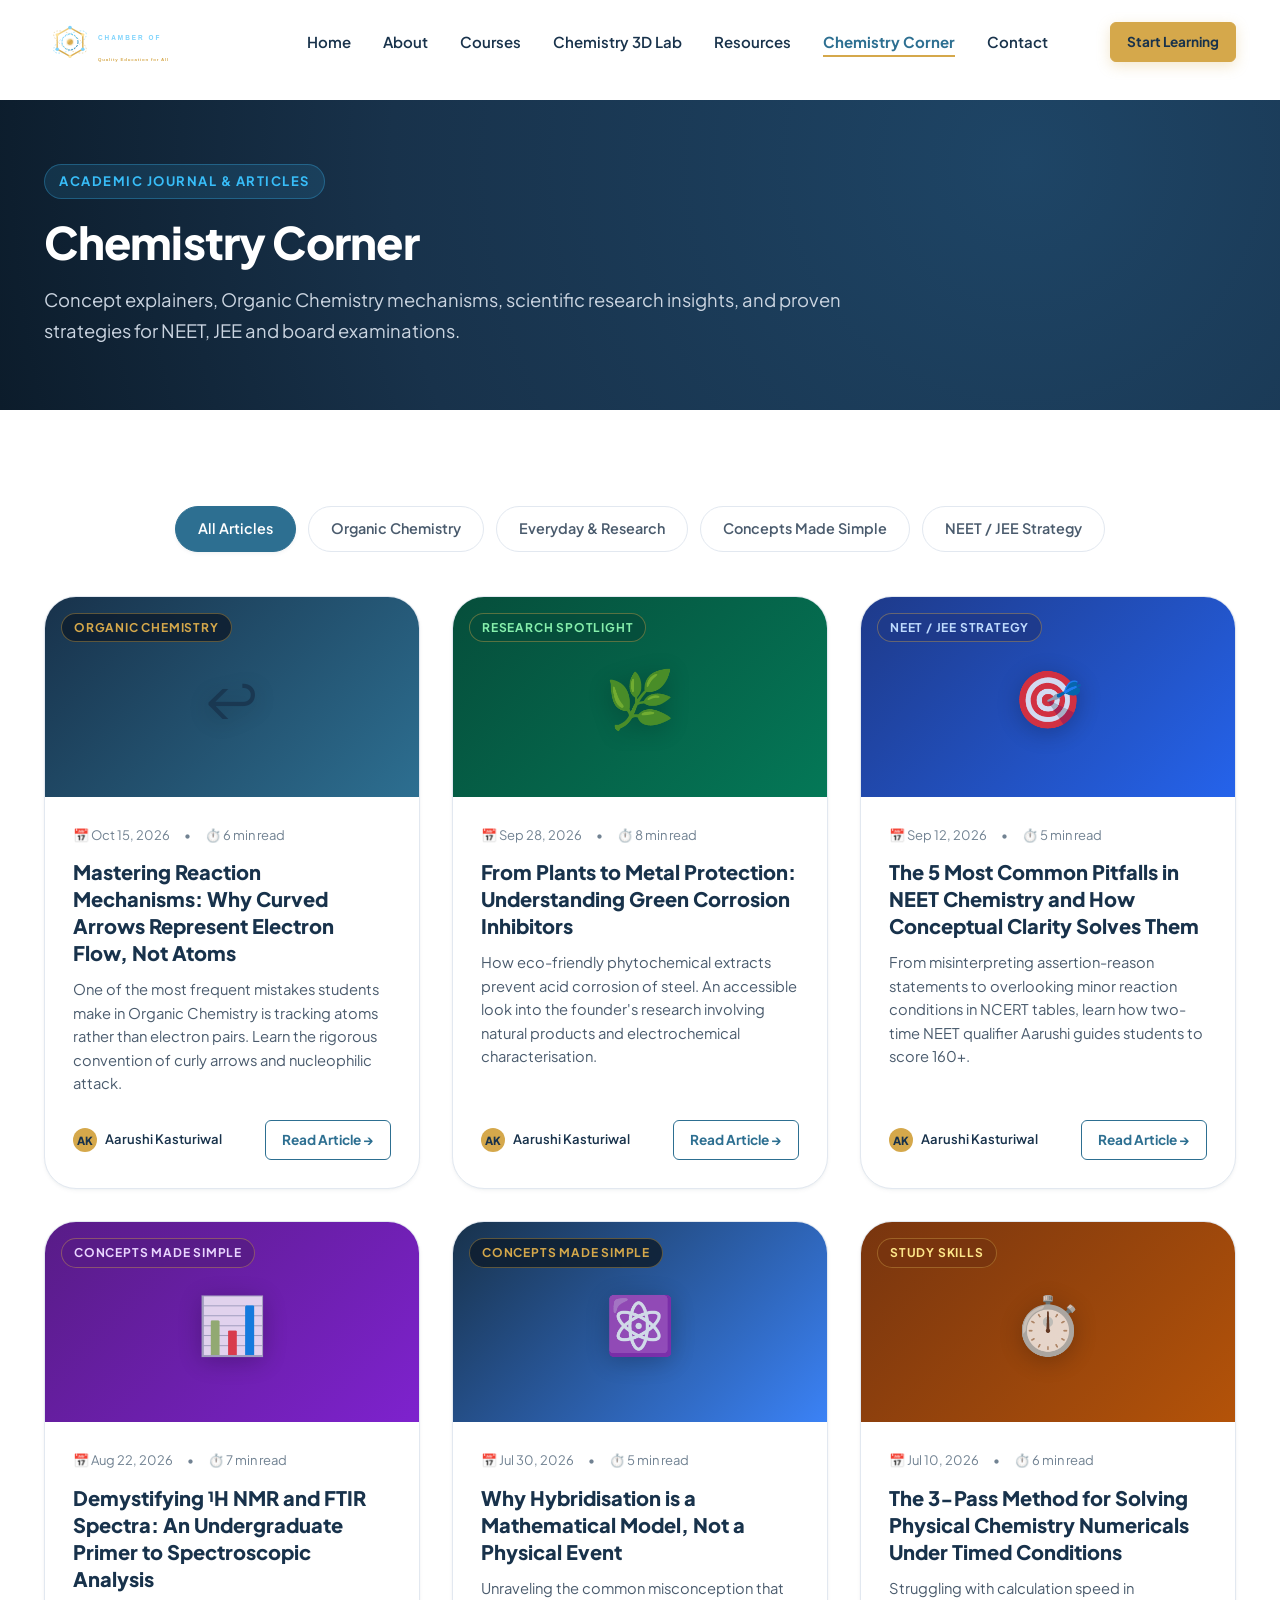
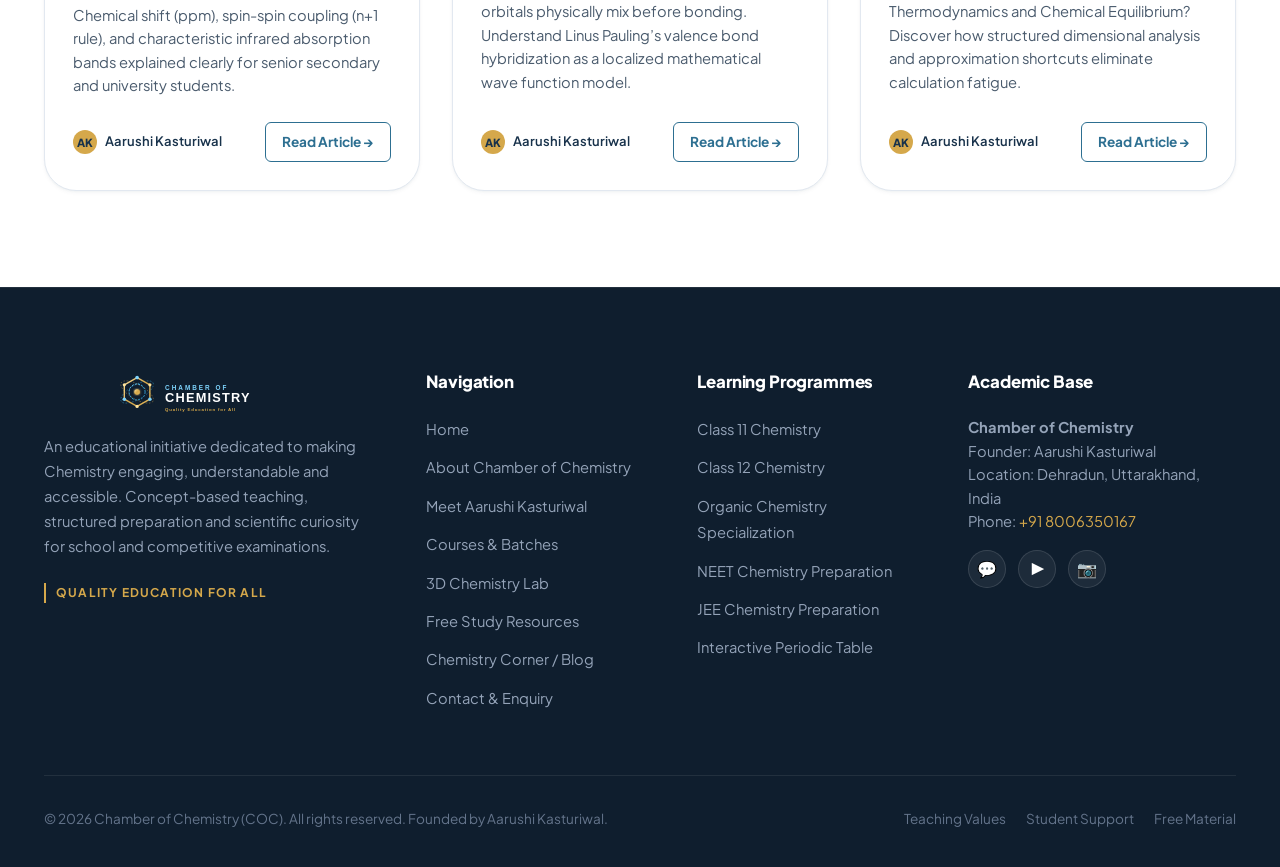
<file: blog.html>
<!DOCTYPE html>
<html lang="en">
<head>
  <meta charset="UTF-8" />
  <meta name="viewport" content="width=device-width, initial-scale=1.0" />
  
  <!-- SEO Primary Meta Tags -->
  <title>Chemistry Corner &amp; Educational Blog | Chamber of Chemistry | Aarushi Kasturiwal</title>
  <meta name="title" content="Chemistry Corner &amp; Educational Blog | Chamber of Chemistry | Aarushi Kasturiwal" />
  <meta name="description" content="Explore insightful Chemistry articles, Organic Chemistry mechanisms, green corrosion research, NEET &amp; JEE strategies, and study skills by Aarushi Kasturiwal." />
  <meta name="keywords" content="Chemistry Blog, Organic Chemistry Explained, Reaction Mechanisms, Green Corrosion Inhibitors, NEET Chemistry Tips, JEE Chemistry Strategy, Aarushi Kasturiwal Blog" />
  <meta name="author" content="Aarushi Kasturiwal, Chamber of Chemistry" />
  <link rel="canonical" href="https://chambersofchemistry.vercel.app/blog.html" />

  <!-- Open Graph -->
  <meta property="og:type" content="blog" />
  <meta property="og:url" content="https://chambersofchemistry.vercel.app/blog.html" />
  <meta property="og:title" content="Chemistry Corner | Chamber of Chemistry" />
  <meta property="og:description" content="Academic articles, conceptual guides, and examination strategies for school and competitive Chemistry." />
  <meta property="og:image" content="https://chambersofchemistry.vercel.app/assets/images/logo.svg" />

  <!-- Favicon -->
  <link rel="icon" type="image/svg+xml" href="assets/images/favicon.svg" />

  <!-- Stylesheets -->
  <link rel="stylesheet" href="css/style.css" />
  <link rel="stylesheet" href="css/responsive.css" />

  <!-- Schema.org BlogPosting Structured Data -->
  <script type="application/ld+json">
  {
    "@context": "https://schema.org",
    "@type": "Blog",
    "name": "Chamber of Chemistry — Chemistry Corner",
    "description": "Educational Chemistry insights, reaction mechanism breakdowns, and competitive examination strategies.",
    "publisher": {
      "@type": "EducationalOrganization",
      "name": "Chamber of Chemistry",
      "url": "https://chambersofchemistry.vercel.app/"
    },
    "blogPost": [
      {
        "@type": "BlogPosting",
        "headline": "Mastering Reaction Mechanisms: Why Curved Arrows Represent Electron Flow, Not Atoms",
        "author": {
          "@type": "Person",
          "name": "Aarushi Kasturiwal"
        },
        "datePublished": "2026-10-15",
        "articleSection": "Organic Chemistry Explained"
      },
      {
        "@type": "BlogPosting",
        "headline": "From Plants to Metal Protection: Understanding Green Corrosion Inhibitors",
        "author": {
          "@type": "Person",
          "name": "Aarushi Kasturiwal"
        },
        "datePublished": "2026-09-28",
        "articleSection": "Chemistry in Everyday Life"
      }
    ]
  }
  </script>
</head>
<body>

  <!-- ==========================================================================
       Navigation Bar
       ========================================================================== -->
  <header class="site-header dark-mode-header scrolled" id="main-header">
    <div class="container">
      <nav class="navbar" aria-label="Main Navigation">
        <a href="index.html" class="nav-brand" aria-label="Chamber of Chemistry Home">
          <img src="assets/images/logo-light.svg" alt="Chamber of Chemistry Logo" class="nav-logo" />
        </a>

        <ul class="nav-menu" id="nav-links">
          <li><a href="index.html" class="nav-link">Home</a></li>
          <li><a href="about.html" class="nav-link">About</a></li>
          <li><a href="courses.html" class="nav-link">Courses</a></li>
          <li><a href="chemistry-experience.html" class="nav-link">Chemistry 3D Lab</a></li>
          <li><a href="resources.html" class="nav-link">Resources</a></li>
          <li><a href="blog.html" class="nav-link active">Chemistry Corner</a></li>
          <li><a href="contact.html" class="nav-link">Contact</a></li>
        </ul>

        <div class="nav-actions">
          <a href="courses.html" class="btn btn-primary btn-sm">Start Learning</a>
        </div>

        <button class="mobile-toggle" aria-label="Toggle navigation menu" aria-expanded="false">
          <span></span>
          <span></span>
          <span></span>
        </button>
      </nav>
    </div>
  </header>

  <!-- ==========================================================================
       Header Banner
       ========================================================================== -->
  <main style="padding-top: 100px;">
    <section class="section-tight bg-navy" style="background: radial-gradient(circle at 80% 20%, #1e4566 0%, #18324B 60%, #0c1c2b 100%);">
      <div class="container">
        <div style="max-width: 820px;">
          <span class="badge-tag navy-mode">Academic Journal &amp; Articles</span>
          <h1 class="section-title" style="color: #FFFFFF; font-size: 2.8rem; margin-bottom: 16px;">
            Chemistry Corner
          </h1>
          <p class="section-subtitle" style="color: #CBD5E1; font-size: 1.15rem;">
            Concept explainers, Organic Chemistry mechanisms, scientific research insights, and proven strategies for NEET, JEE and board examinations.
          </p>
        </div>
      </div>
    </section>

    <!-- ==========================================================================
         Category Filters & Blog Grid
         ========================================================================== -->
    <section class="section">
      <div class="container">
        <!-- Category Nav -->
        <div class="courses-filter-nav" style="margin-bottom: 44px;">
          <button type="button" class="filter-btn active" data-blog-cat="all">All Articles</button>
          <button type="button" class="filter-btn" data-blog-cat="organic">Organic Chemistry</button>
          <button type="button" class="filter-btn" data-blog-cat="everyday">Everyday &amp; Research</button>
          <button type="button" class="filter-btn" data-blog-cat="concepts">Concepts Made Simple</button>
          <button type="button" class="filter-btn" data-blog-cat="exam">NEET / JEE Strategy</button>
        </div>

        <div class="blog-grid" id="blog-posts-grid">
          <!-- Article 1 -->
          <article class="blog-card" data-cat="organic">
            <div class="blog-card-visual" style="background: linear-gradient(135deg, #18324B 0%, #2D6F91 100%);">
              <span class="blog-art-symbol">↩️</span>
              <span class="blog-category-tag">Organic Chemistry</span>
            </div>
            <div class="blog-card-body">
              <div class="blog-meta-row">
                <span>📅 Oct 15, 2026</span>
                <span>•</span>
                <span>⏱️ 6 min read</span>
              </div>
              <h2 class="blog-title">
                Mastering Reaction Mechanisms: Why Curved Arrows Represent Electron Flow, Not Atoms
              </h2>
              <p class="blog-excerpt">
                One of the most frequent mistakes students make in Organic Chemistry is tracking atoms rather than electron pairs. Learn the rigorous convention of curly arrows and nucleophilic attack.
              </p>
              <div class="blog-card-footer">
                <div class="author-chip">
                  <div class="author-avatar-xs">AK</div>
                  <span>Aarushi Kasturiwal</span>
                </div>
                <button type="button" class="btn btn-outline-blue btn-sm open-article-btn" data-art-id="arrows">Read Article →</button>
              </div>
            </div>
          </article>

          <!-- Article 2 -->
          <article class="blog-card" data-cat="everyday">
            <div class="blog-card-visual" style="background: linear-gradient(135deg, #064E3B 0%, #047857 100%);">
              <span class="blog-art-symbol">🌿</span>
              <span class="blog-category-tag" style="background: rgba(6, 78, 59, 0.9); color: #86EFAC;">Research Spotlight</span>
            </div>
            <div class="blog-card-body">
              <div class="blog-meta-row">
                <span>📅 Sep 28, 2026</span>
                <span>•</span>
                <span>⏱️ 8 min read</span>
              </div>
              <h2 class="blog-title">
                From Plants to Metal Protection: Understanding Green Corrosion Inhibitors
              </h2>
              <p class="blog-excerpt">
                How eco-friendly phytochemical extracts prevent acid corrosion of steel. An accessible look into the founder's research involving natural products and electrochemical characterisation.
              </p>
              <div class="blog-card-footer">
                <div class="author-chip">
                  <div class="author-avatar-xs">AK</div>
                  <span>Aarushi Kasturiwal</span>
                </div>
                <button type="button" class="btn btn-outline-blue btn-sm open-article-btn" data-art-id="green-corrosion">Read Article →</button>
              </div>
            </div>
          </article>

          <!-- Article 3 -->
          <article class="blog-card" data-cat="exam">
            <div class="blog-card-visual" style="background: linear-gradient(135deg, #1E3A8A 0%, #2563EB 100%);">
              <span class="blog-art-symbol">🎯</span>
              <span class="blog-category-tag" style="background: rgba(30, 58, 138, 0.9); color: #BFDBFE;">NEET / JEE Strategy</span>
            </div>
            <div class="blog-card-body">
              <div class="blog-meta-row">
                <span>📅 Sep 12, 2026</span>
                <span>•</span>
                <span>⏱️ 5 min read</span>
              </div>
              <h2 class="blog-title">
                The 5 Most Common Pitfalls in NEET Chemistry and How Conceptual Clarity Solves Them
              </h2>
              <p class="blog-excerpt">
                From misinterpreting assertion-reason statements to overlooking minor reaction conditions in NCERT tables, learn how two-time NEET qualifier Aarushi guides students to score 160+.
              </p>
              <div class="blog-card-footer">
                <div class="author-chip">
                  <div class="author-avatar-xs">AK</div>
                  <span>Aarushi Kasturiwal</span>
                </div>
                <button type="button" class="btn btn-outline-blue btn-sm open-article-btn" data-art-id="neet-pitfalls">Read Article →</button>
              </div>
            </div>
          </article>

          <!-- Article 4 -->
          <article class="blog-card" data-cat="concepts">
            <div class="blog-card-visual" style="background: linear-gradient(135deg, #581C87 0%, #7E22CE 100%);">
              <span class="blog-art-symbol">📊</span>
              <span class="blog-category-tag" style="background: rgba(88, 28, 135, 0.9); color: #E9D5FF;">Concepts Made Simple</span>
            </div>
            <div class="blog-card-body">
              <div class="blog-meta-row">
                <span>📅 Aug 22, 2026</span>
                <span>•</span>
                <span>⏱️ 7 min read</span>
              </div>
              <h2 class="blog-title">
                Demystifying ¹H NMR and FTIR Spectra: An Undergraduate Primer to Spectroscopic Analysis
              </h2>
              <p class="blog-excerpt">
                Chemical shift (ppm), spin-spin coupling (n+1 rule), and characteristic infrared absorption bands explained clearly for senior secondary and university students.
              </p>
              <div class="blog-card-footer">
                <div class="author-chip">
                  <div class="author-avatar-xs">AK</div>
                  <span>Aarushi Kasturiwal</span>
                </div>
                <button type="button" class="btn btn-outline-blue btn-sm open-article-btn" data-art-id="spectroscopy">Read Article →</button>
              </div>
            </div>
          </article>

          <!-- Article 5 -->
          <article class="blog-card" data-cat="concepts">
            <div class="blog-card-visual" style="background: linear-gradient(135deg, #18324B 0%, #3B82F6 100%);">
              <span class="blog-art-symbol">⚛️</span>
              <span class="blog-category-tag">Concepts Made Simple</span>
            </div>
            <div class="blog-card-body">
              <div class="blog-meta-row">
                <span>📅 Jul 30, 2026</span>
                <span>•</span>
                <span>⏱️ 5 min read</span>
              </div>
              <h2 class="blog-title">
                Why Hybridisation is a Mathematical Model, Not a Physical Event
              </h2>
              <p class="blog-excerpt">
                Unraveling the common misconception that orbitals physically mix before bonding. Understand Linus Pauling’s valence bond hybridization as a localized mathematical wave function model.
              </p>
              <div class="blog-card-footer">
                <div class="author-chip">
                  <div class="author-avatar-xs">AK</div>
                  <span>Aarushi Kasturiwal</span>
                </div>
                <button type="button" class="btn btn-outline-blue btn-sm open-article-btn" data-art-id="hybridisation">Read Article →</button>
              </div>
            </div>
          </article>

          <!-- Article 6 -->
          <article class="blog-card" data-cat="exam">
            <div class="blog-card-visual" style="background: linear-gradient(135deg, #78350F 0%, #B45309 100%);">
              <span class="blog-art-symbol">⏱️</span>
              <span class="blog-category-tag" style="background: rgba(120, 53, 15, 0.9); color: #FDE68A;">Study Skills</span>
            </div>
            <div class="blog-card-body">
              <div class="blog-meta-row">
                <span>📅 Jul 10, 2026</span>
                <span>•</span>
                <span>⏱️ 6 min read</span>
              </div>
              <h2 class="blog-title">
                The 3-Pass Method for Solving Physical Chemistry Numericals Under Timed Conditions
              </h2>
              <p class="blog-excerpt">
                Struggling with calculation speed in Thermodynamics and Chemical Equilibrium? Discover how structured dimensional analysis and approximation shortcuts eliminate calculation fatigue.
              </p>
              <div class="blog-card-footer">
                <div class="author-chip">
                  <div class="author-avatar-xs">AK</div>
                  <span>Aarushi Kasturiwal</span>
                </div>
                <button type="button" class="btn btn-outline-blue btn-sm open-article-btn" data-art-id="numericals">Read Article →</button>
              </div>
            </div>
          </article>
        </div>
      </div>
    </section>
  </main>

  <!-- ==========================================================================
       Article Reader Modal
       ========================================================================== -->
  <div class="modal-overlay" id="article-reader-modal" role="dialog" aria-modal="true" aria-labelledby="modal-art-title">
    <div class="modal-dialog" style="max-width: 780px;">
      <div class="modal-header">
        <div style="padding-right: 16px;">
          <span class="modal-art-category badge-tag" style="margin-bottom: 6px;">Category</span>
          <h2 class="modal-title modal-art-heading" id="modal-art-title" style="font-size: 1.45rem; line-height: 1.35;">Article Title</h2>
          <div style="font-size: 0.8125rem; color: var(--text-muted); margin-top: 6px;">
            By <strong style="color: var(--color-navy);">Aarushi Kasturiwal</strong> (M.Sc. Organic Chemistry )
          </div>
        </div>
        <button type="button" class="modal-close-btn" id="close-article-modal" aria-label="Close article">&times;</button>
      </div>

      <div class="modal-body modal-art-content" style="line-height: 1.85; color: var(--text-secondary); font-size: 1rem;">
        <!-- Injected dynamically -->
      </div>

      <div style="padding: 16px 32px 24px 32px; border-top: 1px solid var(--border-light); display: flex; justify-content: space-between; align-items: center; background: var(--color-soft-grey); border-radius: 0 0 var(--radius-xl) var(--radius-xl);">
        <span style="font-size: 0.85rem; color: var(--text-muted);">Published by Chamber of Chemistry</span>
        <button type="button" class="btn btn-navy btn-sm" onclick="document.getElementById('article-reader-modal').classList.remove('active')">Back to Articles</button>
      </div>
    </div>
  </div>

  <!-- ==========================================================================
       Site Footer
       ========================================================================== -->
  <footer class="site-footer">
    <div class="container">
      <div class="footer-top-grid">
        <div class="footer-brand-col">
          <img src="assets/images/logo-light.svg" alt="Chamber of Chemistry" class="footer-logo" />
          <p class="footer-brand-desc">
            An educational initiative dedicated to making Chemistry engaging, understandable and accessible. Concept-based teaching, structured preparation and scientific curiosity for school and competitive examinations.
          </p>
          <div class="footer-tagline-badge">
            Quality Education for All
          </div>
        </div>

        <div class="footer-col">
          <h4>Navigation</h4>
          <ul class="footer-links-list">
            <li><a href="index.html">Home</a></li>
            <li><a href="about.html">About Chamber of Chemistry</a></li>
            <li><a href="about.html#founder">Meet Aarushi Kasturiwal</a></li>
            <li><a href="courses.html">Courses &amp; Batches</a></li>
            <li><a href="chemistry-experience.html">3D Chemistry Lab</a></li>
            <li><a href="resources.html">Free Study Resources</a></li>
            <li><a href="blog.html">Chemistry Corner / Blog</a></li>
            <li><a href="contact.html">Contact &amp; Enquiry</a></li>
          </ul>
        </div>

        <div class="footer-col">
          <h4>Learning Programmes</h4>
          <ul class="footer-links-list">
            <li><a href="courses.html#class-11">Class 11 Chemistry</a></li>
            <li><a href="courses.html#class-12">Class 12 Chemistry</a></li>
            <li><a href="courses.html#organic">Organic Chemistry Specialization</a></li>
            <li><a href="courses.html#neet">NEET Chemistry Preparation</a></li>
            <li><a href="courses.html#jee">JEE Chemistry Preparation</a></li>
            <li><a href="chemistry-experience.html#periodic-table">Interactive Periodic Table</a></li>
          </ul>
        </div>

        <div class="footer-col">
          <h4>Academic Base</h4>
          <p style="font-size: 0.92rem; color: #94A3B8; margin-bottom: 16px; line-height: 1.6;">
            <strong>Chamber of Chemistry</strong><br />
            Founder: Aarushi Kasturiwal<br />
            Location: Dehradun, Uttarakhand, India<br />
            Phone: <a href="tel:+6395328731" style="color: var(--color-warm-gold);">+91 8006350167</a>
          </p>
          <div class="social-links-row">
            <a href="https://wa.me/6395328731" class="social-btn" target="_blank" rel="noopener noreferrer" aria-label="WhatsApp Contact">
              💬
            </a>
            <a href="https://www.youtube.com/@chamberofchemistry" class="social-btn" target="_blank" rel="noopener noreferrer" aria-label="Chamber of Chemistry YouTube">
              ▶
            </a>
            <a href="https://www.instagram.com/chamber_of_chemistry/" class="social-btn" target="_blank" rel="noopener noreferrer" aria-label="Chamber of Chemistry Instagram">
              📷
            </a>
          </div>
        </div>
      </div>

      <div class="footer-bottom-bar">
        <div>
          &copy; 2026 Chamber of Chemistry (COC). All rights reserved. Founded by Aarushi Kasturiwal.
        </div>
        <div class="footer-legal-links">
          <a href="about.html">Teaching Values</a>
          <a href="contact.html">Student Support</a>
          <a href="resources.html">Free Material</a>
        </div>
      </div>
    </div>
  </footer>

  <!-- Scripts -->
  <script src="js/main.js"></script>
  <script>
    // Blog Category Filter & Modal Article Loader
    document.addEventListener('DOMContentLoaded', () => {
      const filterBtns = document.querySelectorAll('.courses-filter-nav .filter-btn');
      const blogCards = document.querySelectorAll('.blog-card');

      filterBtns.forEach(btn => {
        btn.addEventListener('click', () => {
          filterBtns.forEach(b => b.classList.remove('active'));
          btn.classList.add('active');

          const cat = btn.getAttribute('data-blog-cat');
          blogCards.forEach(card => {
            if (cat === 'all' || card.getAttribute('data-cat') === cat) {
              card.style.display = 'flex';
            } else {
              card.style.display = 'none';
            }
          });
        });
      });

      // Full Article Content Dictionary
      const ARTICLES = {
        arrows: {
          category: 'Organic Chemistry Explained',
          title: 'Mastering Reaction Mechanisms: Why Curved Arrows Represent Electron Flow, Not Atoms',
          content: `
            <p>One of the single most persistent stumbling blocks in Organic Chemistry is the intuitive, but catastrophic, urge to use arrows to represent the movement of atoms. In standard IUPAC mechanism notation, <strong>a curved arrow represents the flow of an electron pair</strong> from an electron-rich site (nucleophile / base / Lewis base) to an electron-deficient site (electrophile / Lewis acid).</p>
            <h4 style="color: var(--color-navy); margin: 20px 0 8px 0;">1. The Tail and The Head</h4>
            <p>The tail of a curved double-headed arrow must originate precisely from either a lone pair of electrons or a σ / π bond. The head must point directly to the destination atom or the space between two atoms where a new covalent bond will form.</p>
            <h4 style="color: var(--color-navy); margin: 20px 0 8px 0;">2. The Conservation of Charge</h4>
            <p>Because electrons carry a unit negative charge (-1), whenever an arrow leaves a neutral atom, that atom must formally acquire a positive formal charge (+1). Conversely, the atom receiving the electron density becomes one unit more negative.</p>
            <h4 style="color: var(--color-navy); margin: 20px 0 8px 0;">3. Never Violate The Octet Rule</h4>
            <p>Second-row elements (Carbon, Nitrogen, Oxygen, Fluorine) can never accommodate more than 8 valence electrons in their valence shell ($2s^2 2p^6$). If an incoming electron pair forms a new bond to carbon, an existing bond must simultaneously break.</p>
          `
        },
        'green-corrosion': {
          category: 'Chemistry in Everyday Life',
          title: 'From Plants to Metal Protection: Understanding Green Corrosion Inhibitors',
          content: `
            <p>Metallic corrosion costs industrial economies billions of dollars annually. When mild steel pipelines or infrastructure encounter harsh acidic pickling baths (such as $1\\text{ M } \\text{HCl}$ or $\\text{H}_2\\text{SO}_4$), rapid oxidation dissolves the metal, producing $\\text{Fe}^{2+}$ ions and releasing explosive hydrogen gas.</p>
            <h4 style="color: var(--color-navy); margin: 20px 0 8px 0;">The Shift Away From Toxic Chromates</h4>
            <p>Historically, synthetic chemical inhibitors relying on heavy metals like hexavalent chromium ($\\text{Cr}^{6+}$) and toxic heterocycles were used. Modern green chemistry has spurred research into eco-friendly plant extracts rich in polyphenols, flavonoids, tannins and alkaloids.</p>
            <h4 style="color: var(--color-navy); margin: 20px 0 8px 0;">Adsorption Isotherms &amp; Surface Passivation</h4>
            <p>These natural biomolecules possess lone pairs of electrons on heteroatoms (Oxygen, Nitrogen, Sulfur) and aromatic $\\pi$-electron clouds. When added to acidic solutions, they spontaneously adsorb onto the metallic lattice following Langmuir or Temkin adsorption isotherms, establishing a protective organic monolayer barrier that suppresses both anodic dissolution and cathodic hydrogen evolution.</p>
          `
        },
        'neet-pitfalls': {
          category: 'NEET Preparation Strategy',
          title: 'The 5 Most Common Pitfalls in NEET Chemistry and How Conceptual Clarity Solves Them',
          content: `
            <p>Scoring 160+ out of 180 in NEET Chemistry is entirely achievable with disciplined, concept-first preparation. Having qualified NEET twice and mentored hundreds of medical aspirants, here are the 5 traps to eliminate immediately:</p>
            <ol style="padding-left: 20px; line-height: 1.8;">
              <li><strong>Skipping NCERT Inorganics Tables:</strong> NEET frequently formulates direct factual and trend questions straight from NCERT footnotes, anomalous melting point trends, and coordination isomer tables.</li>
              <li><strong>Neglecting Sign Conventions in Thermodynamics:</strong> In chemistry, work done ON the system is positive ($w &gt; 0$), whereas work done BY the system is negative ($w &lt; 0$). Conflating physics and chemistry conventions costs 4 to 8 marks every year.</li>
              <li><strong>Memorising Named Reactions Without Reagent Roles:</strong> Questions increasingly alter the substrate or stereochemistry. If you understand whether a reagent acts as a nucleophile, electrophile, oxidant or base, no twist will disorient you.</li>
              <li><strong>Rushing Calculation Approximations:</strong> Rounding too aggressively in electrochemistry and equilibrium equilibrium constant calculations often leads to incorrect options designed precisely to catch hasty rounding.</li>
              <li><strong>Neglecting Negative Marking Analysis:</strong> Never make random guesses in NEET. If you cannot eliminate at least two options via conceptual reasoning, preserve your hard-earned marks.</li>
            </ol>
          `
        },
        spectroscopy: {
          category: 'Concepts Made Simple',
          title: 'Demystifying ¹H NMR and FTIR Spectra: An Undergraduate Primer to Spectroscopic Analysis',
          content: `
            <p>In modern synthetic and organic research, spectroscopy replaces wet-chemical qualitative analysis by providing direct insight into nuclear environments and vibrational bond frequencies.</p>
            <h4 style="color: var(--color-navy); margin: 20px 0 8px 0;">Fourier Transform Infrared (FTIR) Spectroscopy</h4>
            <p>Molecules absorb infrared radiation at frequencies corresponding to their natural vibrational stretching and bending modes. Key diagnostic regions include:</p>
            <ul style="padding-left: 20px; line-height: 1.8;">
              <li><strong>3200–3600 cm⁻¹ (Broad):</strong> O–H stretch of alcohols and carboxylic acids (broadened by hydrogen bonding).</li>
              <li><strong>1700–1750 cm⁻¹ (Sharp, Intense):</strong> C=O carbonyl stretch of aldehydes, ketones, esters and acids.</li>
              <li><strong>2200–2260 cm⁻¹:</strong> C≡N nitrile and C≡C alkyne stretching.</li>
            </ul>
            <h4 style="color: var(--color-navy); margin: 20px 0 8px 0;">Proton NMR (¹H NMR)</h4>
            <p>Proton magnetic resonance provides 4 crucial parameters: the number of signals (chemical equivalence), chemical shift $\\delta$ in ppm (electronic shielding environment), integration area (relative proton count), and splitting pattern via the $n+1$ rule (neighboring vicinal protons).</p>
          `
        },
        hybridisation: {
          category: 'Concepts Made Simple',
          title: 'Why Hybridisation is a Mathematical Model, Not a Physical Event',
          content: `
            <p>One of the most persistent textbook oversimplifications is treating hybridisation as though an isolated carbon atom physically shakes its $2s$ and $2p$ atomic orbitals in a blender prior to bonding.</p>
            <h4 style="color: var(--color-navy); margin: 20px 0 8px 0;">Valence Bond Wavefunctions</h4>
            <p>In quantum mechanics, atomic orbitals are mathematical wavefunctions ($\\psi$). Hybridisation is simply a mathematical linear combination of these basis functions ($sp^3 = \\frac{1}{2}(\\psi_{2s} + \\psi_{2p_x} + \\psi_{2p_y} + \\psi_{2p_z})$) chosen because the resulting hybrid directional lobes have higher directional overlap and correctly reflect the experimentally observed tetrahedral geometry of methane ($109.5^\\circ$).</p>
          `
        },
        numericals: {
          category: 'Study Skills & Revision',
          title: 'The 3-Pass Method for Solving Physical Chemistry Numericals Under Timed Conditions',
          content: `
            <p>Physical Chemistry in competitive exams tests your ability to translate chemical wording into algebraic formulations without arithmetic errors under time pressure.</p>
            <h4 style="color: var(--color-navy); margin: 20px 0 8px 0;">The 3-Pass Framework:</h4>
            <ol style="padding-left: 20px; line-height: 1.8;">
              <li><strong>Pass 1 (Given Data &amp; SI Unit Normalization):</strong> Write down all variables and immediately convert temperatures to Kelvin ($T = \\text{C} + 273.15$) and volumes to Litres or $\\text{m}^3$.</li>
              <li><strong>Pass 2 (Equation Isolation Before Arithmetic):</strong> Rearrange the master formula algebraically to isolate the desired unknown on the left side BEFORE plugging in numbers.</li>
              <li><strong>Pass 3 (Dimensional Order-of-Magnitude Sanity Check):</strong> Estimate powers of 10 first to ensure your final answer is physically sensible (e.g. rate constant units, molar masses).</li>
            </ol>
          `
        }
      };

      // Modal open handlers
      const openBtns = document.querySelectorAll('.open-article-btn');
      const modal = document.getElementById('article-reader-modal');
      const catEl = modal.querySelector('.modal-art-category');
      const titleEl = modal.querySelector('.modal-art-heading');
      const contentEl = modal.querySelector('.modal-art-content');
      const closeBtn = document.getElementById('close-article-modal');

      openBtns.forEach(btn => {
        btn.addEventListener('click', () => {
          const artId = btn.getAttribute('data-art-id');
          const art = ARTICLES[artId] || ARTICLES.arrows;

          catEl.textContent = art.category;
          titleEl.textContent = art.title;
          contentEl.innerHTML = art.content;

          modal.classList.add('active');
        });
      });

      if (closeBtn) {
        closeBtn.addEventListener('click', () => modal.classList.remove('active'));
      }
      modal.addEventListener('click', (e) => {
        if (e.target === modal) modal.classList.remove('active');
      });
    });
  </script>
</body>
</html>
</file>
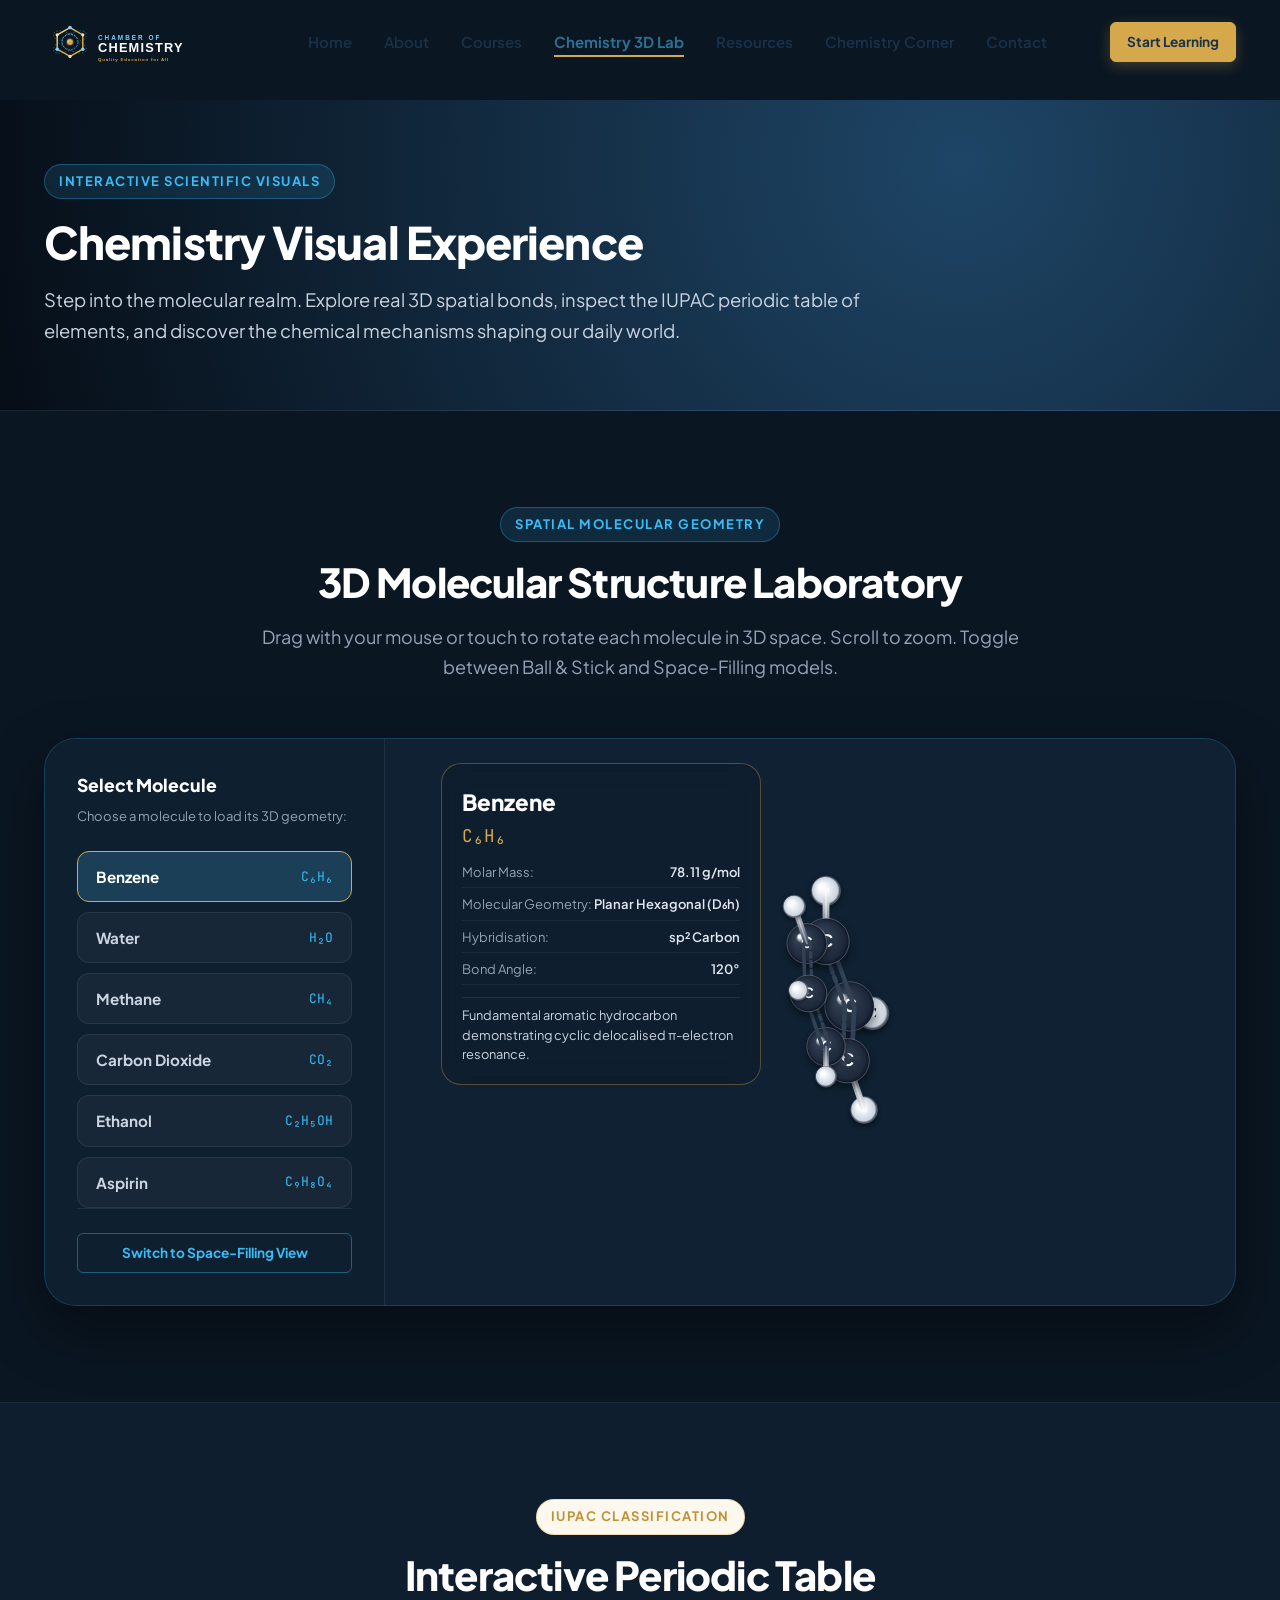
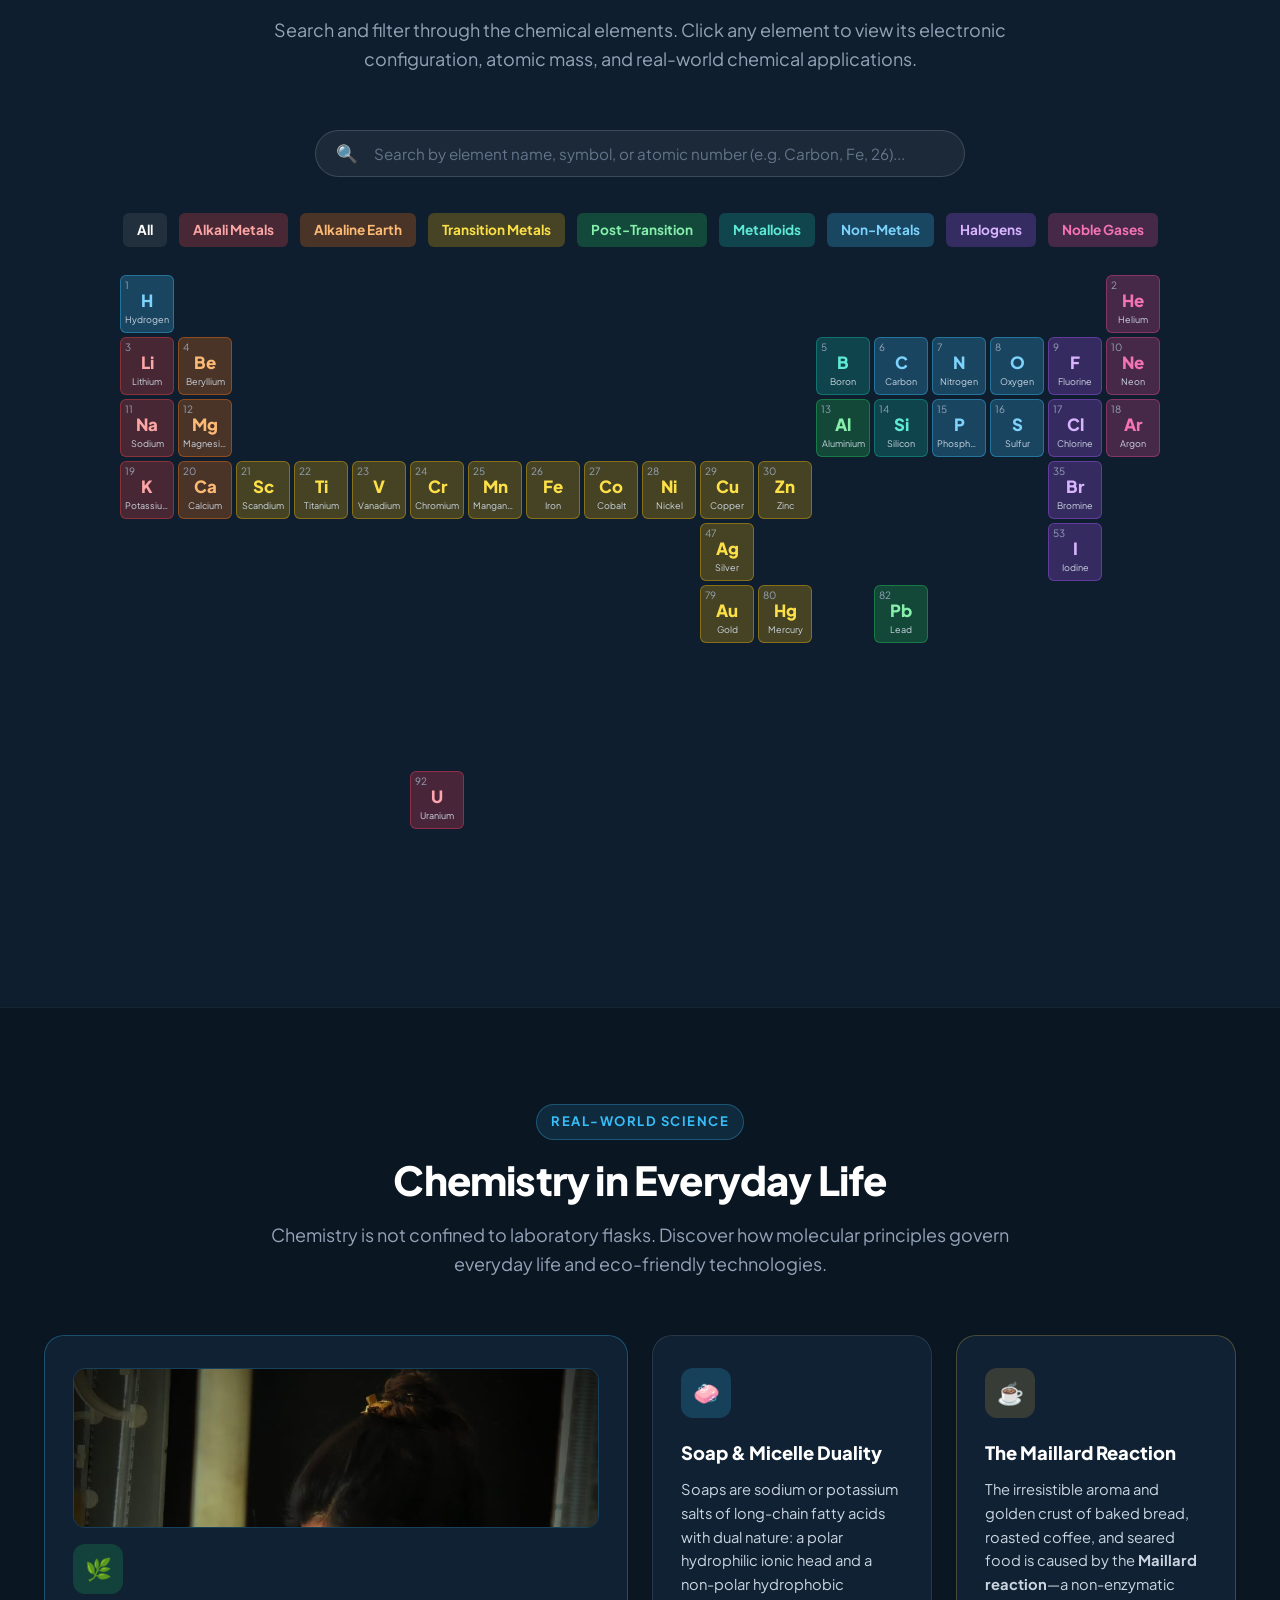
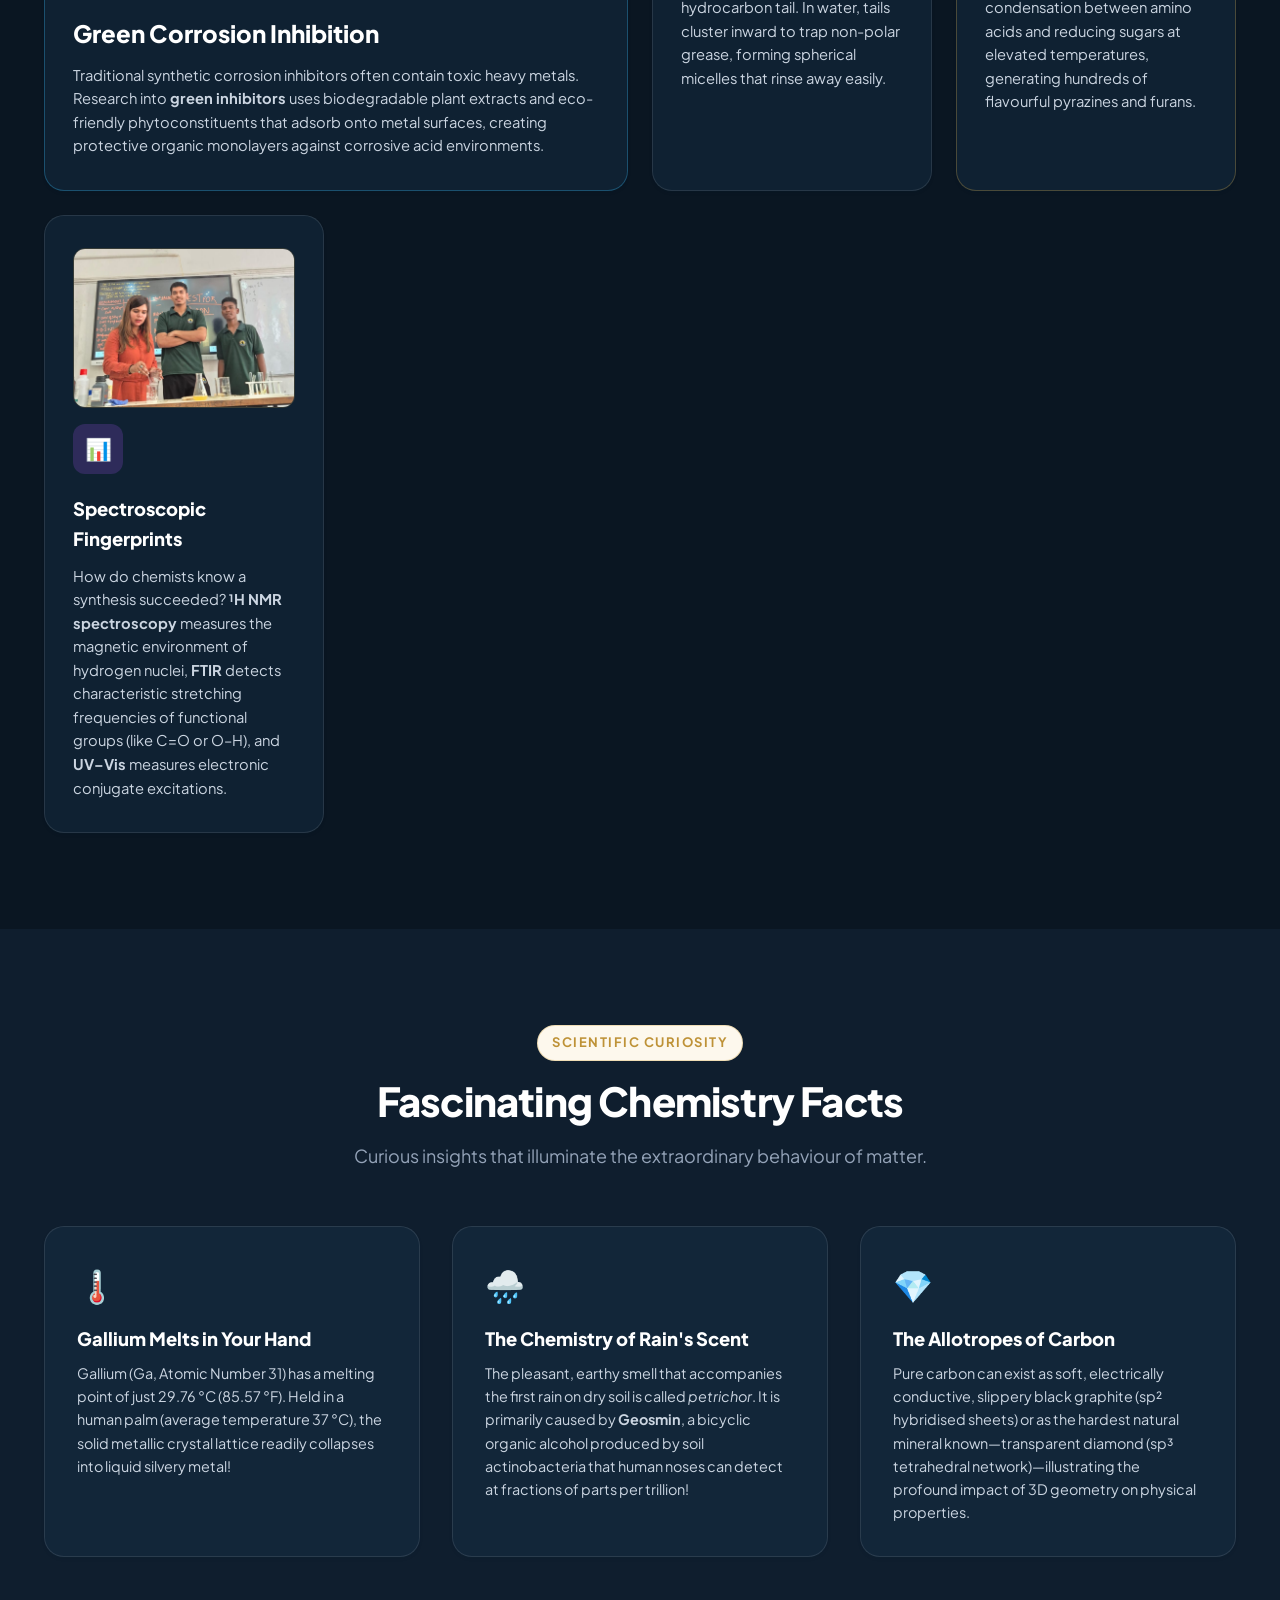
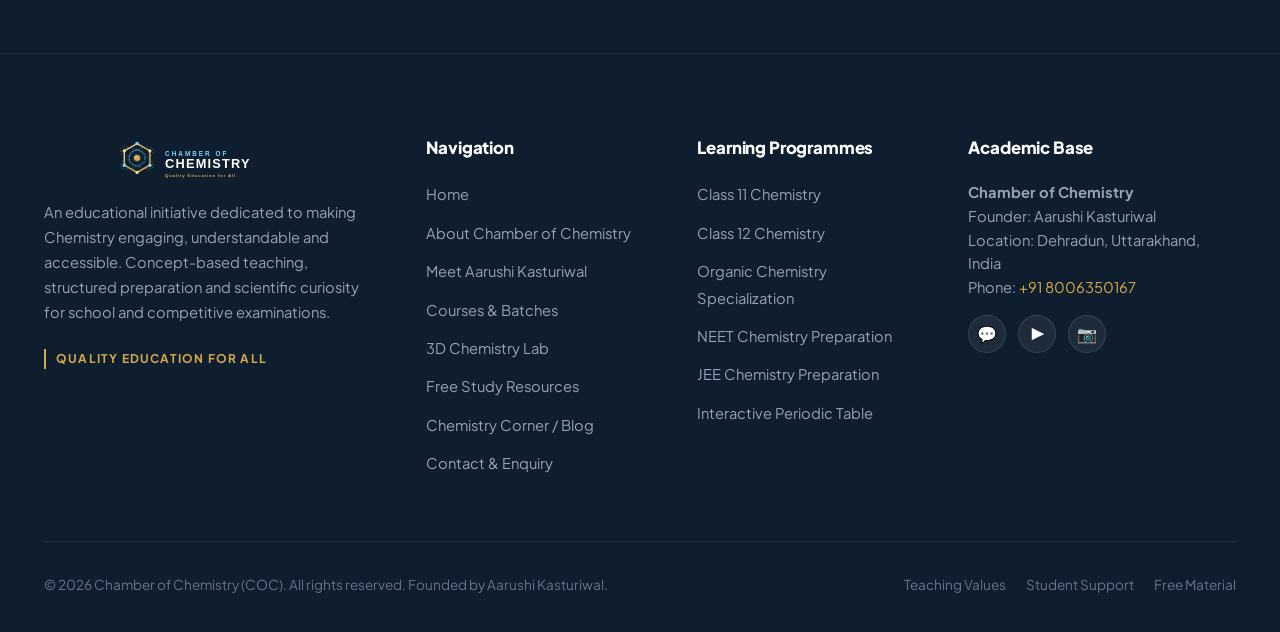
<file: chemistry-experience.html>
<!DOCTYPE html>
<html lang="en">
<head>
  <meta charset="UTF-8" />
  <meta name="viewport" content="width=device-width, initial-scale=1.0" />
  
  <!-- SEO Primary Meta Tags -->
  <title>3D Chemistry Lab &amp; Interactive Periodic Table | Chamber of Chemistry</title>
  <meta name="title" content="3D Chemistry Lab &amp; Interactive Periodic Table | Chamber of Chemistry" />
  <meta name="description" content="Explore real 3D chemical molecules (Benzene, H2O, CH4, Aspirin), an interactive 118-element periodic table, and Everyday Chemistry insights at Chamber of Chemistry." />
  <meta name="keywords" content="3D Molecules Three.js, Interactive Periodic Table, Benzene 3D Model, Chemistry Lab Online, Everyday Chemistry, Chamber of Chemistry" />
  <meta name="author" content="Aarushi Kasturiwal, Chamber of Chemistry" />
  <link rel="canonical" href="https://chambersofchemistry.vercel.app/chemistry-experience.html" />

  <!-- Open Graph -->
  <meta property="og:type" content="website" />
  <meta property="og:url" content="https://chambersofchemistry.vercel.app/chemistry-experience.html" />
  <meta property="og:title" content="3D Chemistry Lab &amp; Interactive Periodic Table" />
  <meta property="og:description" content="Discover molecular structures and element chemistry through real interactive 3D simulations." />
  <meta property="og:image" content="https://chambersofchemistry.vercel.app/assets/images/logo.svg" />

  <!-- Favicon -->
  <link rel="icon" type="image/svg+xml" href="assets/images/favicon.svg" />

  <!-- Stylesheets -->
  <link rel="stylesheet" href="css/style.css" />
  <link rel="stylesheet" href="css/responsive.css" />
</head>
<body style="background-color: #0A1622; color: #FFFFFF;">

  <!-- ==========================================================================
       Navigation Bar
       ========================================================================== -->
  <header class="site-header dark-mode-header scrolled" id="main-header">
    <div class="container">
      <nav class="navbar" aria-label="Main Navigation">
        <a href="index.html" class="nav-brand" aria-label="Chamber of Chemistry Home">
          <img src="assets/images/logo-light.svg" alt="Chamber of Chemistry Logo" class="nav-logo" />
        </a>

        <ul class="nav-menu" id="nav-links">
          <li><a href="index.html" class="nav-link">Home</a></li>
          <li><a href="about.html" class="nav-link">About</a></li>
          <li><a href="courses.html" class="nav-link">Courses</a></li>
          <li><a href="chemistry-experience.html" class="nav-link active">Chemistry 3D Lab</a></li>
          <li><a href="resources.html" class="nav-link">Resources</a></li>
          <li><a href="blog.html" class="nav-link">Chemistry Corner</a></li>
          <li><a href="contact.html" class="nav-link">Contact</a></li>
        </ul>

        <div class="nav-actions">
          <a href="courses.html" class="btn btn-primary btn-sm">Start Learning</a>
        </div>

        <button class="mobile-toggle" aria-label="Toggle navigation menu" aria-expanded="false">
          <span></span>
          <span></span>
          <span></span>
        </button>
      </nav>
    </div>
  </header>

  <!-- ==========================================================================
       Header Banner
       ========================================================================== -->
  <main style="padding-top: 100px;">
    <section class="section-tight" style="background: radial-gradient(circle at 75% 20%, #1e4566 0%, #0d1e2e 70%, #060e17 100%); border-bottom: 1px solid rgba(255,255,255,0.08);">
      <div class="container">
        <div style="max-width: 820px;">
          <span class="badge-tag navy-mode">Interactive Scientific Visuals</span>
          <h1 class="section-title" style="color: #FFFFFF; font-size: 2.8rem; margin-bottom: 16px;">
            Chemistry Visual Experience
          </h1>
          <p class="section-subtitle" style="color: #CBD5E1; font-size: 1.15rem;">
            Step into the molecular realm. Explore real 3D spatial bonds, inspect the IUPAC periodic table of elements, and discover the chemical mechanisms shaping our daily world.
          </p>
        </div>
      </div>
    </section>

    <!-- ==========================================================================
         Section A: 3D Molecular Laboratory
         ========================================================================== -->
    <section class="section" id="3d-molecules" style="background-color: #0A1622;">
      <div class="container">
        <div class="section-header">
          <span class="badge-tag navy-mode">Spatial Molecular Geometry</span>
          <h2 class="section-title" style="color: #FFFFFF;">3D Molecular Structure Laboratory</h2>
          <p class="section-subtitle" style="color: #94A3B8;">
            Drag with your mouse or touch to rotate each molecule in 3D space. Scroll to zoom. Toggle between Ball &amp; Stick and Space-Filling models.
          </p>
        </div>

        <!-- 3D Interactive Stage -->
        <div class="molecule-viewer-stage">
          <!-- Molecule Selection Panel -->
          <div class="molecule-selector-panel">
            <h3 class="panel-header-title">Select Molecule</h3>
            <div class="panel-header-sub">Choose a molecule to load its 3D geometry:</div>

            <div class="mol-list">
              <button type="button" class="mol-option-btn active" data-mol="benzene">
                <span class="mol-option-name">Benzene</span>
                <span class="mol-option-formula">C₆H₆</span>
              </button>

              <button type="button" class="mol-option-btn" data-mol="water">
                <span class="mol-option-name">Water</span>
                <span class="mol-option-formula">H₂O</span>
              </button>

              <button type="button" class="mol-option-btn" data-mol="methane">
                <span class="mol-option-name">Methane</span>
                <span class="mol-option-formula">CH₄</span>
              </button>

              <button type="button" class="mol-option-btn" data-mol="co2">
                <span class="mol-option-name">Carbon Dioxide</span>
                <span class="mol-option-formula">CO₂</span>
              </button>

              <button type="button" class="mol-option-btn" data-mol="ethanol">
                <span class="mol-option-name">Ethanol</span>
                <span class="mol-option-formula">C₂H₅OH</span>
              </button>

              <button type="button" class="mol-option-btn" data-mol="aspirin">
                <span class="mol-option-name">Aspirin</span>
                <span class="mol-option-formula">C₉H₈O₄</span>
              </button>
            </div>

            <!-- Representation Toggle -->
            <div style="margin-top: auto; padding-top: 24px; border-top: 1px solid rgba(255, 255, 255, 0.08);">
              <button type="button" class="btn btn-outline-blue btn-sm" id="toggle-space-fill" style="width: 100%; border-color: rgba(56, 189, 248, 0.4); color: var(--color-cyan);">
                Switch to Space-Filling View
              </button>
            </div>
          </div>

          <!-- 3D Canvas Stage & Scientific Data Card -->
          <div class="molecule-canvas-container">
            <canvas id="molecule-canvas" aria-label="Interactive 3D molecule viewer. Drag to orbit, wheel to zoom."></canvas>

            <!-- Scientific Properties Overlay -->
            <div class="molecule-info-overlay">
              <div class="mol-display-name" id="mol-name">Benzene</div>
              <div class="mol-display-formula" id="mol-formula">C₆H₆</div>

              <div class="mol-props-list">
                <div class="mol-prop-row">
                  <span>Molar Mass:</span>
                  <span id="mol-mass">78.11 g/mol</span>
                </div>
                <div class="mol-prop-row">
                  <span>Molecular Geometry:</span>
                  <span id="mol-geometry">Planar Hexagonal (D₆h)</span>
                </div>
                <div class="mol-prop-row">
                  <span>Hybridisation:</span>
                  <span id="mol-hybridisation">sp² Carbon</span>
                </div>
                <div class="mol-prop-row">
                  <span>Bond Angle:</span>
                  <span id="mol-angle">120°</span>
                </div>
              </div>

              <div style="margin-top: 12px; font-size: 0.8rem; color: #CBD5E1; line-height: 1.5; border-top: 1px solid rgba(255,255,255,0.08); padding-top: 8px;" id="mol-significance">
                Fundamental aromatic hydrocarbon demonstrating cyclic delocalised π-electron resonance.
              </div>
            </div>
          </div>
        </div>
      </div>
    </section>

    <!-- ==========================================================================
         Section B: Interactive Modern Periodic Table
         ========================================================================== -->
    <section class="section" id="periodic-table" style="background-color: #0F1E2E; border-top: 1px solid rgba(255,255,255,0.06);">
      <div class="container">
        <div class="section-header">
          <span class="badge-tag gold">IUPAC Classification</span>
          <h2 class="section-title" style="color: #FFFFFF;">Interactive Periodic Table</h2>
          <p class="section-subtitle" style="color: #94A3B8;">
            Search and filter through the chemical elements. Click any element to view its electronic configuration, atomic mass, and real-world chemical applications.
          </p>
        </div>

        <!-- Periodic Table Search & Filters -->
        <div class="periodic-search-bar">
          <span style="font-size: 1.1rem; color: #94A3B8;">🔍</span>
          <input type="text" id="periodic-search" class="periodic-input" placeholder="Search by element name, symbol, or atomic number (e.g. Carbon, Fe, 26)..." aria-label="Search elements" />
        </div>

        <!-- Category Legend Buttons -->
        <div class="periodic-legend">
          <button type="button" class="btn btn-sm cat-filter-btn active" data-cat="all" style="background: rgba(255,255,255,0.08); color: #FFF; padding: 6px 14px;">All</button>
          <button type="button" class="btn btn-sm cat-filter-btn cat-alkali" data-cat="alkali" style="padding: 6px 14px;">Alkali Metals</button>
          <button type="button" class="btn btn-sm cat-filter-btn cat-alkaline" data-cat="alkaline" style="padding: 6px 14px;">Alkaline Earth</button>
          <button type="button" class="btn btn-sm cat-filter-btn cat-transition" data-cat="transition" style="padding: 6px 14px;">Transition Metals</button>
          <button type="button" class="btn btn-sm cat-filter-btn cat-post-trans" data-cat="post-trans" style="padding: 6px 14px;">Post-Transition</button>
          <button type="button" class="btn btn-sm cat-filter-btn cat-metalloid" data-cat="metalloid" style="padding: 6px 14px;">Metalloids</button>
          <button type="button" class="btn btn-sm cat-filter-btn cat-nonmetal" data-cat="nonmetal" style="padding: 6px 14px;">Non-Metals</button>
          <button type="button" class="btn btn-sm cat-filter-btn cat-halogen" data-cat="halogen" style="padding: 6px 14px;">Halogens</button>
          <button type="button" class="btn btn-sm cat-filter-btn cat-noble" data-cat="noble" style="padding: 6px 14px;">Noble Gases</button>
        </div>

        <!-- Periodic Grid Container -->
        <div class="ptable-container">
          <div class="ptable-grid" id="periodic-table-grid">
            <!-- Dynamically populated by periodic-table.js -->
          </div>
        </div>
      </div>
    </section>

    <!-- ==========================================================================
         Section C: Chemistry in Everyday Life & Green Science
         ========================================================================== -->
    <section class="section" style="background-color: #0A1622; border-top: 1px solid rgba(255,255,255,0.06);">
      <div class="container">
        <div class="section-header">
          <span class="badge-tag navy-mode">Real-World Science</span>
          <h2 class="section-title" style="color: #FFFFFF;">Chemistry in Everyday Life</h2>
          <p class="section-subtitle" style="color: #94A3B8;">
            Chemistry is not confined to laboratory flasks. Discover how molecular principles govern everyday life and eco-friendly technologies.
          </p>
        </div>

        <div class="why-grid">
          <!-- Card 1: Green Corrosion Inhibition (Founder Research Specialty) -->
          <div class="why-card" style="background: rgba(24, 50, 75, 0.4); border-color: rgba(56, 189, 248, 0.3);">
            <div style="width: 100%; height: 160px; border-radius: var(--radius-md); overflow: hidden; margin-bottom: 16px; border: 1px solid rgba(56,189,248,0.2);">
              <img 
                src="assets/images/aarushi-titration-research.jpg" 
                alt="Aarushi Kasturiwal performing quantitative chemical analysis and titration" 
                style="width: 100%; height: 100%; object-fit: cover; object-position: center 20%;" 
                loading="lazy" 
              />
            </div>
            <div class="why-icon-box" style="background: rgba(34, 197, 94, 0.2); color: #4ADE80;">🌿</div>
            <h3 class="why-title" style="color: #FFFFFF;">Green Corrosion Inhibition</h3>
            <p class="why-desc" style="color: #CBD5E1;">
              Traditional synthetic corrosion inhibitors often contain toxic heavy metals. Research into <strong>green inhibitors</strong> uses biodegradable plant extracts and eco-friendly phytoconstituents that adsorb onto metal surfaces, creating protective organic monolayers against corrosive acid environments.
            </p>
          </div>

          <!-- Card 2: Soap & Micelle Cleansing Action -->
          <div class="why-card" style="background: rgba(24, 50, 75, 0.4); border-color: rgba(255, 255, 255, 0.1);">
            <div class="why-icon-box" style="background: rgba(56, 189, 248, 0.2); color: var(--color-cyan);">🧼</div>
            <h3 class="why-title" style="color: #FFFFFF;">Soap &amp; Micelle Duality</h3>
            <p class="why-desc" style="color: #CBD5E1;">
              Soaps are sodium or potassium salts of long-chain fatty acids with dual nature: a polar hydrophilic ionic head and a non-polar hydrophobic hydrocarbon tail. In water, tails cluster inward to trap non-polar grease, forming spherical micelles that rinse away easily.
            </p>
          </div>

          <!-- Card 3: The Maillard Reaction -->
          <div class="why-card" style="background: rgba(24, 50, 75, 0.4); border-color: rgba(213, 168, 75, 0.3);">
            <div class="why-icon-box" style="background: rgba(213, 168, 75, 0.2); color: var(--color-warm-gold);">☕</div>
            <h3 class="why-title" style="color: #FFFFFF;">The Maillard Reaction</h3>
            <p class="why-desc" style="color: #CBD5E1;">
              The irresistible aroma and golden crust of baked bread, roasted coffee, and seared food is caused by the <strong>Maillard reaction</strong>—a non-enzymatic condensation between amino acids and reducing sugars at elevated temperatures, generating hundreds of flavourful pyrazines and furans.
            </p>
          </div>

          <!-- Card 4: Spectroscopic Characterisation -->
          <div class="why-card" style="background: rgba(24, 50, 75, 0.4); border-color: rgba(255, 255, 255, 0.1);">
            <div style="width: 100%; height: 160px; border-radius: var(--radius-md); overflow: hidden; margin-bottom: 16px; border: 1px solid rgba(213,168,75,0.2);">
              <img 
                src="assets/images/aarushi-smartboard-lecture.jpg" 
                alt="Aarushi Kasturiwal explaining spectroscopic and inorganic test deductions" 
                style="width: 100%; height: 100%; object-fit: cover; object-position: center 30%;" 
                loading="lazy" 
              />
            </div>
            <div class="why-icon-box" style="background: rgba(168, 85, 247, 0.2); color: #C084FC;">📊</div>
            <h3 class="why-title" style="color: #FFFFFF;">Spectroscopic Fingerprints</h3>
            <p class="why-desc" style="color: #CBD5E1;">
              How do chemists know a synthesis succeeded? <strong>¹H NMR spectroscopy</strong> measures the magnetic environment of hydrogen nuclei, <strong>FTIR</strong> detects characteristic stretching frequencies of functional groups (like C=O or O–H), and <strong>UV–Vis</strong> measures electronic conjugate excitations.
            </p>
          </div>
        </div>
      </div>
    </section>

    <!-- ==========================================================================
         Section D: Fascinating Chemistry Facts
         ========================================================================== -->
    <section class="section" style="background-color: #0F1E2E;">
      <div class="container">
        <div class="section-header">
          <span class="badge-tag gold">Scientific Curiosity</span>
          <h2 class="section-title" style="color: #FFFFFF;">Fascinating Chemistry Facts</h2>
          <p class="section-subtitle" style="color: #94A3B8;">
            Curious insights that illuminate the extraordinary behaviour of matter.
          </p>
        </div>

        <div class="resources-grid">
          <div class="editorial-card" style="background: rgba(24, 50, 75, 0.4); border-color: rgba(255, 255, 255, 0.1);">
            <div style="font-size: 2rem; margin-bottom: 12px;">🌡️</div>
            <h4 style="font-size: 1.15rem; font-weight: 800; color: #FFFFFF; margin-bottom: 8px;">Gallium Melts in Your Hand</h4>
            <p style="font-size: 0.9rem; color: #CBD5E1; line-height: 1.6;">
              Gallium (Ga, Atomic Number 31) has a melting point of just 29.76 °C (85.57 °F). Held in a human palm (average temperature 37 °C), the solid metallic crystal lattice readily collapses into liquid silvery metal!
            </p>
          </div>

          <div class="editorial-card" style="background: rgba(24, 50, 75, 0.4); border-color: rgba(255, 255, 255, 0.1);">
            <div style="font-size: 2rem; margin-bottom: 12px;">🌧️</div>
            <h4 style="font-size: 1.15rem; font-weight: 800; color: #FFFFFF; margin-bottom: 8px;">The Chemistry of Rain's Scent</h4>
            <p style="font-size: 0.9rem; color: #CBD5E1; line-height: 1.6;">
              The pleasant, earthy smell that accompanies the first rain on dry soil is called <em>petrichor</em>. It is primarily caused by <strong>Geosmin</strong>, a bicyclic organic alcohol produced by soil actinobacteria that human noses can detect at fractions of parts per trillion!
            </p>
          </div>

          <div class="editorial-card" style="background: rgba(24, 50, 75, 0.4); border-color: rgba(255, 255, 255, 0.1);">
            <div style="font-size: 2rem; margin-bottom: 12px;">💎</div>
            <h4 style="font-size: 1.15rem; font-weight: 800; color: #FFFFFF; margin-bottom: 8px;">The Allotropes of Carbon</h4>
            <p style="font-size: 0.9rem; color: #CBD5E1; line-height: 1.6;">
              Pure carbon can exist as soft, electrically conductive, slippery black graphite (sp² hybridised sheets) or as the hardest natural mineral known—transparent diamond (sp³ tetrahedral network)—illustrating the profound impact of 3D geometry on physical properties.
            </p>
          </div>
        </div>
      </div>
    </section>
  </main>

  <!-- ==========================================================================
       Element Details Modal
       ========================================================================== -->
  <div class="modal-overlay" id="element-modal" role="dialog" aria-modal="true" aria-labelledby="modal-el-heading">
    <div class="modal-dialog" style="max-width: 580px;">
      <div class="modal-header" style="background: var(--color-navy); color: #FFF; border-bottom: none;">
        <div>
          <span class="modal-el-num" style="font-size: 0.9rem; color: var(--color-cyan); font-weight: 700;">#6</span>
          <h3 class="modal-title modal-el-name" id="modal-el-heading" style="color: #FFF; margin-top: 4px;">Carbon</h3>
        </div>
        <button type="button" class="modal-close-btn" id="close-element-modal" style="color: #FFF;" aria-label="Close modal">&times;</button>
      </div>

      <div class="modal-body" style="padding: 28px;">
        <div style="display: flex; align-items: center; justify-content: space-between; margin-bottom: 24px; padding-bottom: 16px; border-bottom: 1px solid var(--border-light);">
          <div class="modal-el-symbol" style="font-size: 3rem; font-weight: 900; color: var(--color-navy); line-height: 1;">C</div>
          <div style="text-align: right;">
            <div class="modal-el-cat" style="font-size: 0.8rem; font-weight: 700; color: var(--color-academic-blue); text-transform: uppercase;">Non-Metal</div>
            <div class="modal-el-mass" style="font-size: 1.1rem; font-weight: 800; color: var(--color-warm-gold-hover);">12.011 u</div>
          </div>
        </div>

        <div style="display: grid; grid-template-columns: 1fr 1fr; gap: 14px; margin-bottom: 20px;">
          <div style="background: var(--color-soft-grey); padding: 12px; border-radius: var(--radius-sm);">
            <span style="font-size: 0.75rem; color: var(--text-muted); text-transform: uppercase; font-weight: 700;">Electron Configuration</span>
            <div class="modal-el-config" style="font-family: var(--font-mono); font-size: 0.9rem; font-weight: 600; color: var(--color-navy);">[He] 2s² 2p²</div>
          </div>
          <div style="background: var(--color-soft-grey); padding: 12px; border-radius: var(--radius-sm);">
            <span style="font-size: 0.75rem; color: var(--text-muted); text-transform: uppercase; font-weight: 700;">Periodic Position</span>
            <div style="font-size: 0.9rem; font-weight: 600; color: var(--color-navy);"><span class="modal-el-group">Group 14</span>, <span class="modal-el-period">Period 2</span></div>
          </div>
        </div>

        <div>
          <h4 style="font-size: 0.85rem; font-weight: 800; color: var(--color-navy); text-transform: uppercase; letter-spacing: 0.5px; margin-bottom: 8px;">
            Everyday &amp; Chemical Significance:
          </h4>
          <p class="modal-el-app" style="font-size: 0.92rem; color: var(--text-secondary); line-height: 1.6;">
            The cornerstone of Organic Chemistry and all biochemical life forms.
          </p>
        </div>
      </div>
    </div>
  </div>

  <!-- ==========================================================================
       Site Footer
       ========================================================================== -->
  <footer class="site-footer">
    <div class="container">
      <div class="footer-top-grid">
        <div class="footer-brand-col">
          <img src="assets/images/logo-light.svg" alt="Chamber of Chemistry" class="footer-logo" />
          <p class="footer-brand-desc">
            An educational initiative dedicated to making Chemistry engaging, understandable and accessible. Concept-based teaching, structured preparation and scientific curiosity for school and competitive examinations.
          </p>
          <div class="footer-tagline-badge">
            Quality Education for All
          </div>
        </div>

        <div class="footer-col">
          <h4>Navigation</h4>
          <ul class="footer-links-list">
            <li><a href="index.html">Home</a></li>
            <li><a href="about.html">About Chamber of Chemistry</a></li>
            <li><a href="about.html#founder">Meet Aarushi Kasturiwal</a></li>
            <li><a href="courses.html">Courses &amp; Batches</a></li>
            <li><a href="chemistry-experience.html">3D Chemistry Lab</a></li>
            <li><a href="resources.html">Free Study Resources</a></li>
            <li><a href="blog.html">Chemistry Corner / Blog</a></li>
            <li><a href="contact.html">Contact &amp; Enquiry</a></li>
          </ul>
        </div>

        <div class="footer-col">
          <h4>Learning Programmes</h4>
          <ul class="footer-links-list">
            <li><a href="courses.html#class-11">Class 11 Chemistry</a></li>
            <li><a href="courses.html#class-12">Class 12 Chemistry</a></li>
            <li><a href="courses.html#organic">Organic Chemistry Specialization</a></li>
            <li><a href="courses.html#neet">NEET Chemistry Preparation</a></li>
            <li><a href="courses.html#jee">JEE Chemistry Preparation</a></li>
            <li><a href="chemistry-experience.html#periodic-table">Interactive Periodic Table</a></li>
          </ul>
        </div>

        <div class="footer-col">
          <h4>Academic Base</h4>
          <p style="font-size: 0.92rem; color: #94A3B8; margin-bottom: 16px; line-height: 1.6;">
            <strong>Chamber of Chemistry</strong><br />
            Founder: Aarushi Kasturiwal<br />
            Location: Dehradun, Uttarakhand, India<br />
            Phone: <a href="tel:+6395328731" style="color: var(--color-warm-gold);">+91 8006350167</a>
          </p>
          <div class="social-links-row">
            <a href="https://wa.me/6395328731" class="social-btn" target="_blank" rel="noopener noreferrer" aria-label="WhatsApp Contact">
              💬
            </a>
            <a href="https://www.youtube.com/@chamberofchemistry" class="social-btn" target="_blank" rel="noopener noreferrer" aria-label="Chamber of Chemistry YouTube">
              ▶
            </a>
            <a href="https://www.instagram.com/chamber_of_chemistry/" class="social-btn" target="_blank" rel="noopener noreferrer" aria-label="Chamber of Chemistry Instagram">
              📷
            </a>
          </div>
        </div>
      </div>

      <div class="footer-bottom-bar">
        <div>
          &copy; 2026 Chamber of Chemistry (COC). All rights reserved. Founded by Aarushi Kasturiwal.
        </div>
        <div class="footer-legal-links">
          <a href="about.html">Teaching Values</a>
          <a href="contact.html">Student Support</a>
          <a href="resources.html">Free Material</a>
        </div>
      </div>
    </div>
  </footer>

  <!-- Scripts -->
  <script src="js/molecules.js"></script>
  <script src="js/periodic-table.js"></script>
  <script src="js/main.js"></script>
  <script>
    document.addEventListener('DOMContentLoaded', () => {
      // 3D Molecule Renderer initialization
      if (window.MoleculeRenderer && document.getElementById('molecule-canvas')) {
        const molRenderer = new MoleculeRenderer('molecule-canvas', 'benzene');

        // Molecule Switcher buttons
        const optionBtns = document.querySelectorAll('.mol-option-btn');
        optionBtns.forEach(btn => {
          btn.addEventListener('click', () => {
            optionBtns.forEach(b => b.classList.remove('active'));
            btn.classList.add('active');
            const molKey = btn.getAttribute('data-mol');
            molRenderer.setMolecule(molKey);
          });
        });

        // Space-filling toggle
        const toggleBtn = document.getElementById('toggle-space-fill');
        if (toggleBtn) {
          toggleBtn.addEventListener('click', () => {
            molRenderer.toggleSpaceFilling();
            toggleBtn.textContent = molRenderer.isSpaceFilling ? 'Switch to Ball & Stick View' : 'Switch to Space-Filling View';
          });
        }
      }
    });
  </script>
</body>
</html>
</file>
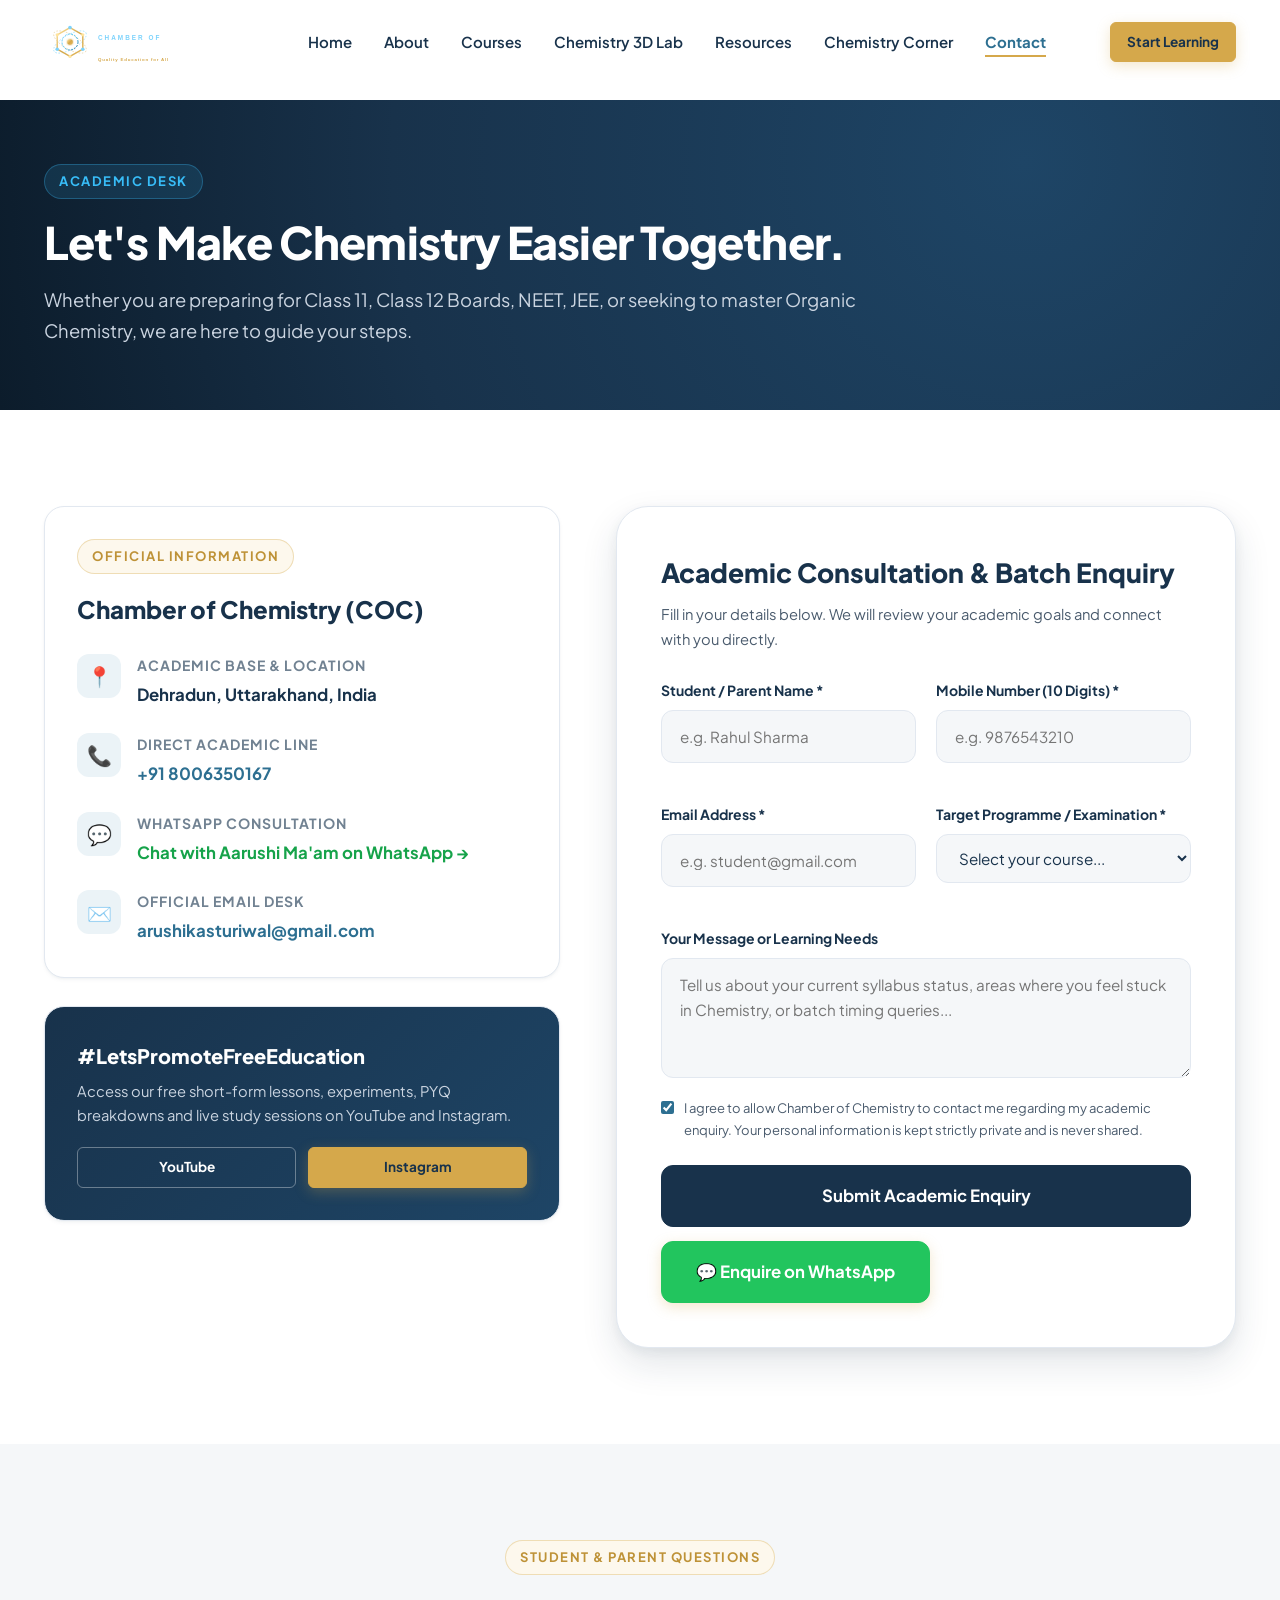
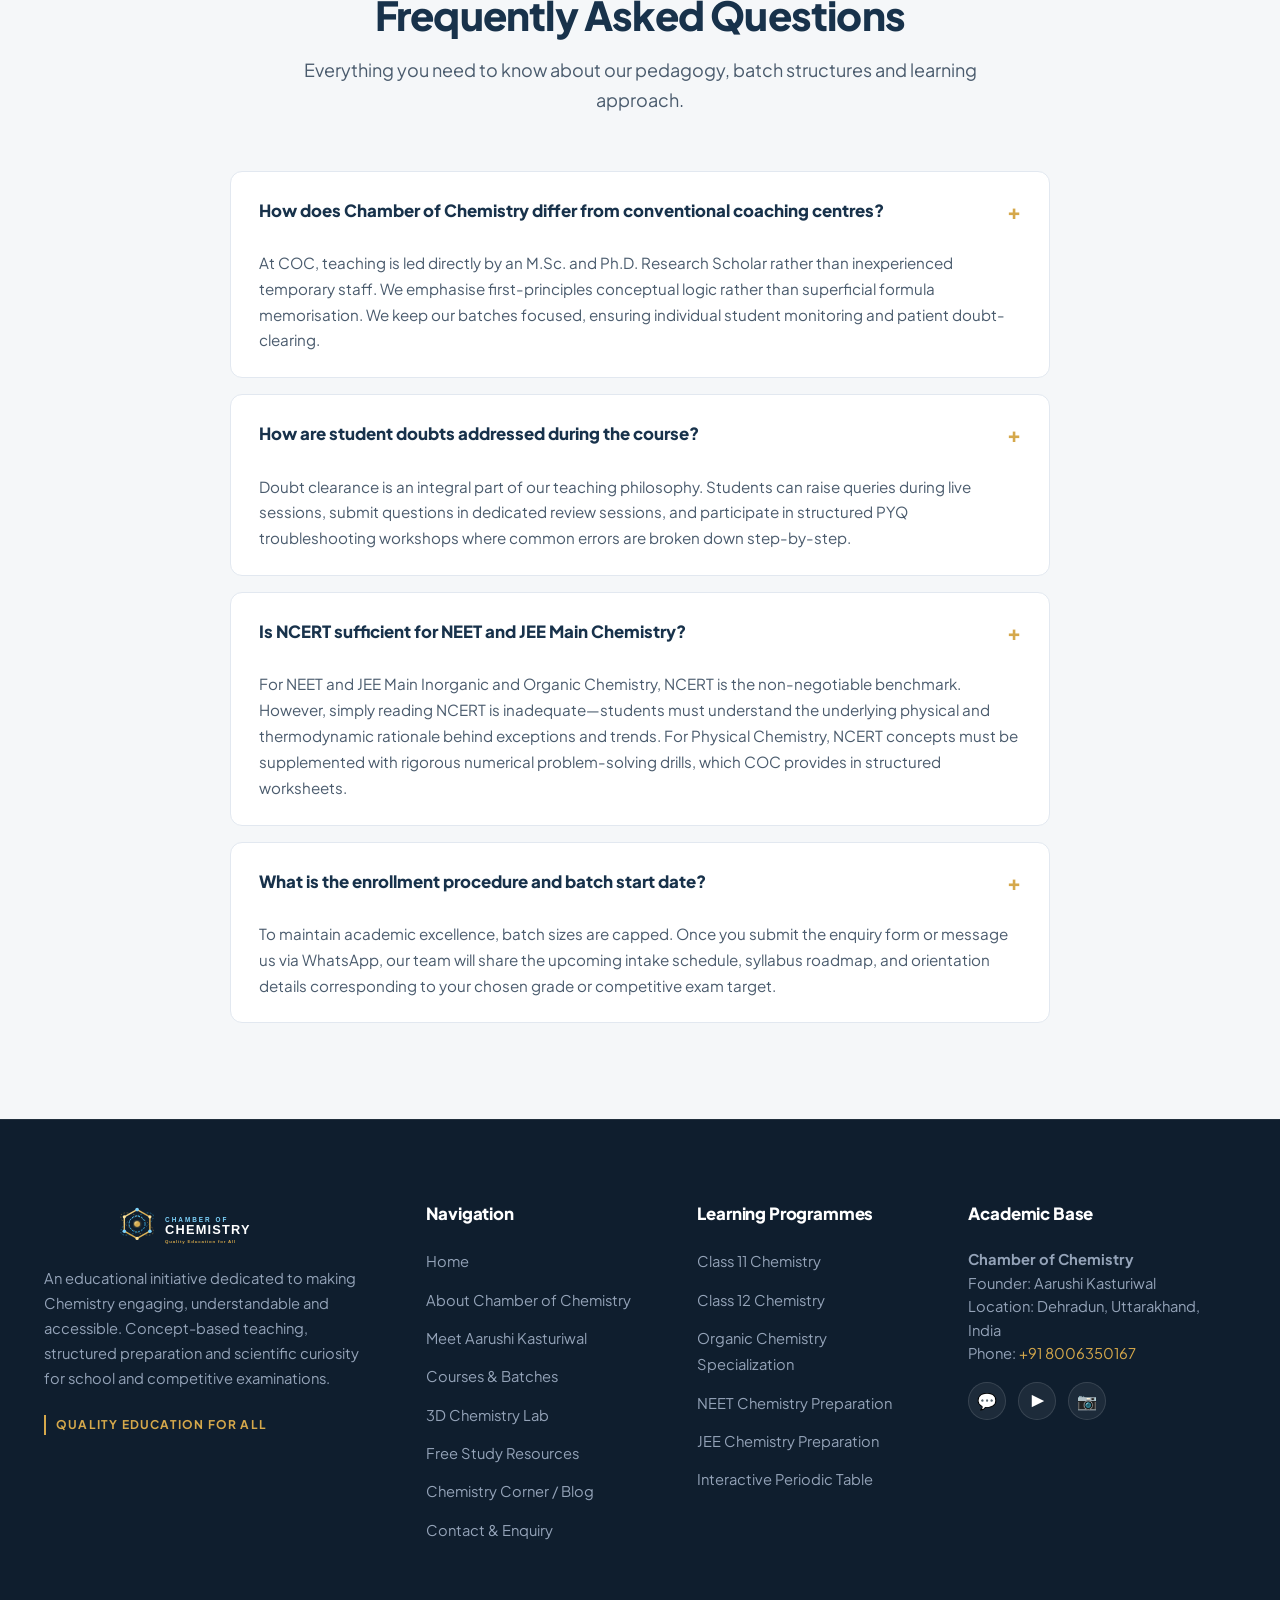
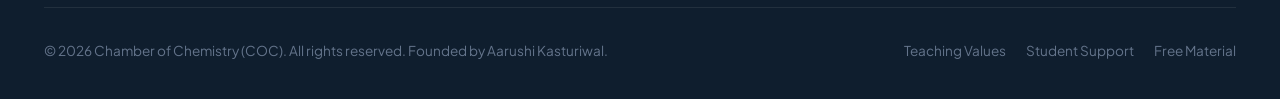
<file: contact.html>
<!DOCTYPE html>
<html lang="en">
<head>
  <meta charset="UTF-8" />
  <meta name="viewport" content="width=device-width, initial-scale=1.0" />
  
  <!-- SEO Primary Meta Tags -->
  <title>Contact &amp; Academic Enquiry | Chamber of Chemistry | Dehradun</title>
  <meta name="title" content="Contact &amp; Academic Enquiry | Chamber of Chemistry | Dehradun" />
  <meta name="description" content="Get in touch with Chamber of Chemistry and founder Aarushi Kasturiwal. Academic consultations for Class 11, 12, NEET, and JEE Chemistry preparation. Based in Dehradun." />
  <meta name="keywords" content="Contact Chamber of Chemistry, Aarushi Kasturiwal Contact, Chemistry Enquiry Dehradun, Chemistry Guidance, NEET Chemistry Advice, JEE Chemistry Consultation" />
  <meta name="author" content="Aarushi Kasturiwal, Chamber of Chemistry" />
  <link rel="canonical" href="https://chambersofchemistry.vercel.app/contact.html" />

  <!-- Open Graph -->
  <meta property="og:type" content="website" />
  <meta property="og:url" content="https://chambersofchemistry.vercel.app/contact.html" />
  <meta property="og:title" content="Contact &amp; Academic Enquiry | Chamber of Chemistry" />
  <meta property="og:description" content="Let's Make Chemistry Easier Together. Connect directly with founder and educator Aarushi Kasturiwal." />
  <meta property="og:image" content="https://chambersofchemistry.vercel.app/assets/images/logo.svg" />

  <!-- Favicon -->
  <link rel="icon" type="image/svg+xml" href="assets/images/favicon.svg" />

  <!-- Stylesheets -->
  <link rel="stylesheet" href="css/style.css" />
  <link rel="stylesheet" href="css/responsive.css" />

  <!-- Schema.org ContactPage & FAQPage -->
  <script type="application/ld+json">
  {
    "@context": "https://schema.org",
    "@graph": [
      {
        "@type": "ContactPage",
        "name": "Chamber of Chemistry Contact & Academic Consultation",
        "url": "https://chambersofchemistry.vercel.app/contact.html",
        "mainEntity": {
          "@type": "EducationalOrganization",
          "name": "Chamber of Chemistry",
          "telephone": "+91-8006350167",
          "address": {
            "@type": "PostalAddress",
            "addressLocality": "Dehradun",
            "addressRegion": "Uttarakhand",
            "addressCountry": "IN"
          }
        }
      },
      {
        "@type": "FAQPage",
        "mainEntity": [
          {
            "@type": "Question",
            "name": "How does Chamber of Chemistry approach doubt clearing?",
            "acceptedAnswer": {
              "@type": "Answer",
              "text": "Doubts are handled through concept-first explanation rather than merely providing formulas. Students can submit questions after lectures and during structured revision sessions."
            }
          },
          {
            "@type": "Question",
            "name": "Can students prepare simultaneously for Boards and NEET / JEE?",
            "acceptedAnswer": {
              "@type": "Answer",
              "text": "Yes. Since NCERT forms the core foundation for both Class 12 Boards and competitive examinations like NEET and JEE Main, our curriculum builds the conceptual foundation first, followed by tiered practice."
            }
          }
        ]
      }
    ]
  }
  </script>
</head>
<body>

  <!-- ==========================================================================
       Navigation Bar
       ========================================================================== -->
  <header class="site-header dark-mode-header scrolled" id="main-header">
    <div class="container">
      <nav class="navbar" aria-label="Main Navigation">
        <a href="index.html" class="nav-brand" aria-label="Chamber of Chemistry Home">
          <img src="assets/images/logo-light.svg" alt="Chamber of Chemistry Logo" class="nav-logo" />
        </a>

        <ul class="nav-menu" id="nav-links">
          <li><a href="index.html" class="nav-link">Home</a></li>
          <li><a href="about.html" class="nav-link">About</a></li>
          <li><a href="courses.html" class="nav-link">Courses</a></li>
          <li><a href="chemistry-experience.html" class="nav-link">Chemistry 3D Lab</a></li>
          <li><a href="resources.html" class="nav-link">Resources</a></li>
          <li><a href="blog.html" class="nav-link">Chemistry Corner</a></li>
          <li><a href="contact.html" class="nav-link active">Contact</a></li>
        </ul>

        <div class="nav-actions">
          <a href="courses.html" class="btn btn-primary btn-sm">Start Learning</a>
        </div>

        <button class="mobile-toggle" aria-label="Toggle navigation menu" aria-expanded="false">
          <span></span>
          <span></span>
          <span></span>
        </button>
      </nav>
    </div>
  </header>

  <!-- ==========================================================================
       Header Banner
       ========================================================================== -->
  <main style="padding-top: 100px;">
    <section class="section-tight bg-navy" style="background: radial-gradient(circle at 80% 20%, #1e4566 0%, #18324B 60%, #0c1c2b 100%);">
      <div class="container">
        <div style="max-width: 820px;">
          <span class="badge-tag navy-mode">Academic Desk</span>
          <h1 class="section-title" style="color: #FFFFFF; font-size: 2.8rem; margin-bottom: 16px;">
            Let's Make Chemistry Easier Together.
          </h1>
          <p class="section-subtitle" style="color: #CBD5E1; font-size: 1.15rem;">
            Whether you are preparing for Class 11, Class 12 Boards, NEET, JEE, or seeking to master Organic Chemistry, we are here to guide your steps.
          </p>
        </div>
      </div>
    </section>

    <!-- ==========================================================================
         Contact Grid (Form + Channels)
         ========================================================================== -->
    <section class="section">
      <div class="container">
        <div class="contact-grid">
          <!-- Left Column: Official Contact Details & Social -->
          <div class="contact-info-panel">
            <div class="contact-card-box">
              <span class="badge-tag gold" style="margin-bottom: 16px;">Official Information</span>
              <h2 style="font-size: 1.5rem; font-weight: 800; color: var(--color-navy); margin-bottom: 24px;">
                Chamber of Chemistry (COC)
              </h2>

              <div class="contact-channel-item">
                <div class="channel-icon">📍</div>
                <div class="channel-content">
                  <h4>Academic Base &amp; Location</h4>
                  <p>Dehradun, Uttarakhand, India</p>
                </div>
              </div>

              <div class="contact-channel-item">
                <div class="channel-icon">📞</div>
                <div class="channel-content">
                  <h4>Direct Academic Line</h4>
                  <p><a href="tel:+6395328731" style="color: var(--color-academic-blue);">+91 8006350167</a></p>
                </div>
              </div>

              <div class="contact-channel-item">
                <div class="channel-icon">💬</div>
                <div class="channel-content">
                  <h4>WhatsApp Consultation</h4>
                  <p>
                    <a href="https://wa.me/6395328731" target="_blank" rel="noopener noreferrer" style="color: #16A34A; font-weight: 700;">
                      Chat with Aarushi Ma'am on WhatsApp →
                    </a>
                  </p>
                </div>
              </div>

              <div class="contact-channel-item">
                <div class="channel-icon">✉️</div>
                <div class="channel-content">
                  <h4>Official Email Desk</h4>
                  <p><a href="mailto:arushikasturiwal@gmail.com " style="color: var(--color-academic-blue);">arushikasturiwal@gmail.com </a></p>
                </div>
              </div>
            </div>

            <!-- Free Education Platforms Card -->
            <div class="contact-card-box" style="background: linear-gradient(135deg, #18324B 0%, #1e4566 100%); color: #FFF;">
              <h3 style="font-size: 1.25rem; font-weight: 800; color: #FFF; margin-bottom: 8px;">
                #LetsPromoteFreeEducation
              </h3>
              <p style="font-size: 0.92rem; color: #CBD5E1; line-height: 1.6; margin-bottom: 20px;">
                Access our free short-form lessons, experiments, PYQ breakdowns and live study sessions on YouTube and Instagram.
              </p>
              <div style="display: flex; gap: 12px;">
                <a href="https://www.youtube.com/@chamberofchemistry" target="_blank" rel="noopener noreferrer" class="btn btn-secondary btn-sm" style="flex: 1; text-align: center;">
                  YouTube
                </a>
                <a href="https://www.instagram.com/chamber_of_chemistry/" target="_blank" rel="noopener noreferrer" class="btn btn-primary btn-sm" style="flex: 1; text-align: center;">
                  Instagram
                </a>
              </div>
            </div>
          </div>

          <!-- Right Column: Academic Consultation Form -->
          <div class="contact-form-container">
            <h2 style="font-size: 1.65rem; font-weight: 800; color: var(--color-navy); margin-bottom: 8px;">
              Academic Consultation &amp; Batch Enquiry
            </h2>
            <p style="font-size: 0.92rem; color: var(--text-secondary); margin-bottom: 28px;">
              Fill in your details below. We will review your academic goals and connect with you directly.
            </p>

            <!-- Feedback Alert Banner -->
            <div id="enq-status-alert" class="form-status-alert" role="alert"></div>

            <form id="academic-enquiry-form" novalidate>
              <div class="form-group-row">
                <div class="form-field">
                  <label for="enq-name" class="form-label">Student / Parent Name *</label>
                  <input type="text" id="enq-name" class="form-input" placeholder="e.g. Rahul Sharma" required />
                </div>
                <div class="form-field">
                  <label for="enq-phone" class="form-label">Mobile Number (10 Digits) *</label>
                  <input type="tel" id="enq-phone" class="form-input" placeholder="e.g. 9876543210" pattern="[6-9][0-9]{9}" required />
                </div>
              </div>

              <div class="form-group-row">
                <div class="form-field">
                  <label for="enq-email" class="form-label">Email Address *</label>
                  <input type="email" id="enq-email" class="form-input" placeholder="e.g. student@gmail.com" required />
                </div>
                <div class="form-field">
                  <label for="enq-course" class="form-label">Target Programme / Examination *</label>
                  <select id="enq-course" class="form-select" required>
                    <option value="">Select your course...</option>
                    <option value="Class 11 Chemistry">Class 11 Chemistry (Board &amp; Foundation)</option>
                    <option value="Class 12 Chemistry">Class 12 Chemistry (Board Focus)</option>
                    <option value="Organic Chemistry Specialization">Organic Chemistry Specialization</option>
                    <option value="NEET Chemistry">NEET Chemistry Preparation</option>
                    <option value="JEE Chemistry">JEE Chemistry Preparation</option>
                    <option value="General Academic Consultation">General Academic Consultation</option>
                  </select>
                </div>
              </div>

              <div class="form-field">
                <label for="enq-message" class="form-label">Your Message or Learning Needs</label>
                <textarea id="enq-message" class="form-textarea" placeholder="Tell us about your current syllabus status, areas where you feel stuck in Chemistry, or batch timing queries..."></textarea>
              </div>

              <label class="form-consent">
                <input type="checkbox" id="enq-consent" required checked />
                <span>I agree to allow Chamber of Chemistry to contact me regarding my academic enquiry. Your personal information is kept strictly private and is never shared.</span>
              </label>

              <div style="display: flex; gap: 14px; flex-wrap: wrap;">
                <button type="submit" class="btn btn-navy btn-lg" style="flex: 1;">Submit Academic Enquiry</button>
                <button type="button" id="enq-whatsapp-direct" class="btn btn-primary btn-lg" style="background-color: #22C55E; border-color: #22C55E; color: #FFF;">
                  💬 Enquire on WhatsApp
                </button>
              </div>
            </form>
          </div>
        </div>
      </div>
    </section>

    <!-- ==========================================================================
         FAQ Accordion
         ========================================================================== -->
    <section class="section bg-soft" id="faqs">
      <div class="container">
        <div class="section-header">
          <span class="badge-tag gold">Student &amp; Parent Questions</span>
          <h2 class="section-title">Frequently Asked Questions</h2>
          <p class="section-subtitle">
            Everything you need to know about our pedagogy, batch structures and learning approach.
          </p>
        </div>

        <div style="max-width: 820px; margin: 0 auto; display: flex; flex-direction: column; gap: 16px;">
          <!-- FAQ 1 -->
          <div class="faq-accordion-item" style="background: var(--color-white); border-radius: var(--radius-md); border: 1px solid var(--border-light); overflow: hidden;">
            <button type="button" class="faq-question-btn" style="width: 100%; text-align: left; padding: 22px 28px; display: flex; justify-content: space-between; align-items: center; font-size: 1.05rem; font-weight: 800; color: var(--color-navy);">
              <span>How does Chamber of Chemistry differ from conventional coaching centres?</span>
              <span style="font-size: 1.3rem; color: var(--color-warm-gold);">+</span>
            </button>
            <div class="faq-answer-content" style="padding: 0 28px 24px 28px; font-size: 0.95rem; color: var(--text-secondary); line-height: 1.7;">
              At COC, teaching is led directly by an M.Sc. and Ph.D. Research Scholar rather than inexperienced temporary staff. We emphasise first-principles conceptual logic rather than superficial formula memorisation. We keep our batches focused, ensuring individual student monitoring and patient doubt-clearing.
            </div>
          </div>

          <!-- FAQ 2 -->
          <div class="faq-accordion-item" style="background: var(--color-white); border-radius: var(--radius-md); border: 1px solid var(--border-light); overflow: hidden;">
            <button type="button" class="faq-question-btn" style="width: 100%; text-align: left; padding: 22px 28px; display: flex; justify-content: space-between; align-items: center; font-size: 1.05rem; font-weight: 800; color: var(--color-navy);">
              <span>How are student doubts addressed during the course?</span>
              <span style="font-size: 1.3rem; color: var(--color-warm-gold);">+</span>
            </button>
            <div class="faq-answer-content" style="padding: 0 28px 24px 28px; font-size: 0.95rem; color: var(--text-secondary); line-height: 1.7;">
              Doubt clearance is an integral part of our teaching philosophy. Students can raise queries during live sessions, submit questions in dedicated review sessions, and participate in structured PYQ troubleshooting workshops where common errors are broken down step-by-step.
            </div>
          </div>

          <!-- FAQ 3 -->
          <div class="faq-accordion-item" style="background: var(--color-white); border-radius: var(--radius-md); border: 1px solid var(--border-light); overflow: hidden;">
            <button type="button" class="faq-question-btn" style="width: 100%; text-align: left; padding: 22px 28px; display: flex; justify-content: space-between; align-items: center; font-size: 1.05rem; font-weight: 800; color: var(--color-navy);">
              <span>Is NCERT sufficient for NEET and JEE Main Chemistry?</span>
              <span style="font-size: 1.3rem; color: var(--color-warm-gold);">+</span>
            </button>
            <div class="faq-answer-content" style="padding: 0 28px 24px 28px; font-size: 0.95rem; color: var(--text-secondary); line-height: 1.7;">
              For NEET and JEE Main Inorganic and Organic Chemistry, NCERT is the non-negotiable benchmark. However, simply reading NCERT is inadequate—students must understand the underlying physical and thermodynamic rationale behind exceptions and trends. For Physical Chemistry, NCERT concepts must be supplemented with rigorous numerical problem-solving drills, which COC provides in structured worksheets.
            </div>
          </div>

          <!-- FAQ 4 -->
          <div class="faq-accordion-item" style="background: var(--color-white); border-radius: var(--radius-md); border: 1px solid var(--border-light); overflow: hidden;">
            <button type="button" class="faq-question-btn" style="width: 100%; text-align: left; padding: 22px 28px; display: flex; justify-content: space-between; align-items: center; font-size: 1.05rem; font-weight: 800; color: var(--color-navy);">
              <span>What is the enrollment procedure and batch start date?</span>
              <span style="font-size: 1.3rem; color: var(--color-warm-gold);">+</span>
            </button>
            <div class="faq-answer-content" style="padding: 0 28px 24px 28px; font-size: 0.95rem; color: var(--text-secondary); line-height: 1.7;">
              To maintain academic excellence, batch sizes are capped. Once you submit the enquiry form or message us via WhatsApp, our team will share the upcoming intake schedule, syllabus roadmap, and orientation details corresponding to your chosen grade or competitive exam target.
            </div>
          </div>
        </div>
      </div>
    </section>
  </main>

  <!-- ==========================================================================
       Site Footer
       ========================================================================== -->
  <footer class="site-footer">
    <div class="container">
      <div class="footer-top-grid">
        <div class="footer-brand-col">
          <img src="assets/images/logo-light.svg" alt="Chamber of Chemistry" class="footer-logo" />
          <p class="footer-brand-desc">
            An educational initiative dedicated to making Chemistry engaging, understandable and accessible. Concept-based teaching, structured preparation and scientific curiosity for school and competitive examinations.
          </p>
          <div class="footer-tagline-badge">
            Quality Education for All
          </div>
        </div>

        <div class="footer-col">
          <h4>Navigation</h4>
          <ul class="footer-links-list">
            <li><a href="index.html">Home</a></li>
            <li><a href="about.html">About Chamber of Chemistry</a></li>
            <li><a href="about.html#founder">Meet Aarushi Kasturiwal</a></li>
            <li><a href="courses.html">Courses &amp; Batches</a></li>
            <li><a href="chemistry-experience.html">3D Chemistry Lab</a></li>
            <li><a href="resources.html">Free Study Resources</a></li>
            <li><a href="blog.html">Chemistry Corner / Blog</a></li>
            <li><a href="contact.html">Contact &amp; Enquiry</a></li>
          </ul>
        </div>

        <div class="footer-col">
          <h4>Learning Programmes</h4>
          <ul class="footer-links-list">
            <li><a href="courses.html#class-11">Class 11 Chemistry</a></li>
            <li><a href="courses.html#class-12">Class 12 Chemistry</a></li>
            <li><a href="courses.html#organic">Organic Chemistry Specialization</a></li>
            <li><a href="courses.html#neet">NEET Chemistry Preparation</a></li>
            <li><a href="courses.html#jee">JEE Chemistry Preparation</a></li>
            <li><a href="chemistry-experience.html#periodic-table">Interactive Periodic Table</a></li>
          </ul>
        </div>

        <div class="footer-col">
          <h4>Academic Base</h4>
          <p style="font-size: 0.92rem; color: #94A3B8; margin-bottom: 16px; line-height: 1.6;">
            <strong>Chamber of Chemistry</strong><br />
            Founder: Aarushi Kasturiwal<br />
            Location: Dehradun, Uttarakhand, India<br />
            Phone: <a href="tel:+6395328731" style="color: var(--color-warm-gold);">+91 8006350167</a>
          </p>
          <div class="social-links-row">
            <a href="https://wa.me/6395328731" class="social-btn" target="_blank" rel="noopener noreferrer" aria-label="WhatsApp Contact">
              💬
            </a>
            <a href="https://www.youtube.com/@chamberofchemistry" class="social-btn" target="_blank" rel="noopener noreferrer" aria-label="Chamber of Chemistry YouTube">
              ▶
            </a>
            <a href="https://www.instagram.com/chamber_of_chemistry/" class="social-btn" target="_blank" rel="noopener noreferrer" aria-label="Chamber of Chemistry Instagram">
              📷
            </a>
          </div>
        </div>
      </div>

      <div class="footer-bottom-bar">
        <div>
          &copy; 2026 Chamber of Chemistry (COC). All rights reserved. Founded by Aarushi Kasturiwal.
        </div>
        <div class="footer-legal-links">
          <a href="about.html">Teaching Values</a>
          <a href="contact.html">Student Support</a>
          <a href="resources.html">Free Material</a>
        </div>
      </div>
    </div>
  </footer>

  <!-- Scripts -->
  <script src="js/main.js"></script>
  <script>
    // URL parameter pre-selection for course
    document.addEventListener('DOMContentLoaded', () => {
      const urlParams = new URLSearchParams(window.location.search);
      const courseParam = urlParams.get('course');
      const courseSelect = document.getElementById('enq-course');
      if (courseParam && courseSelect) {
        for (let i = 0; i < courseSelect.options.length; i++) {
          if (courseSelect.options[i].value.toLowerCase().includes(courseParam.toLowerCase())) {
            courseSelect.selectedIndex = i;
            break;
          }
        }
      }
    });
  </script>
</body>
</html>
</file>
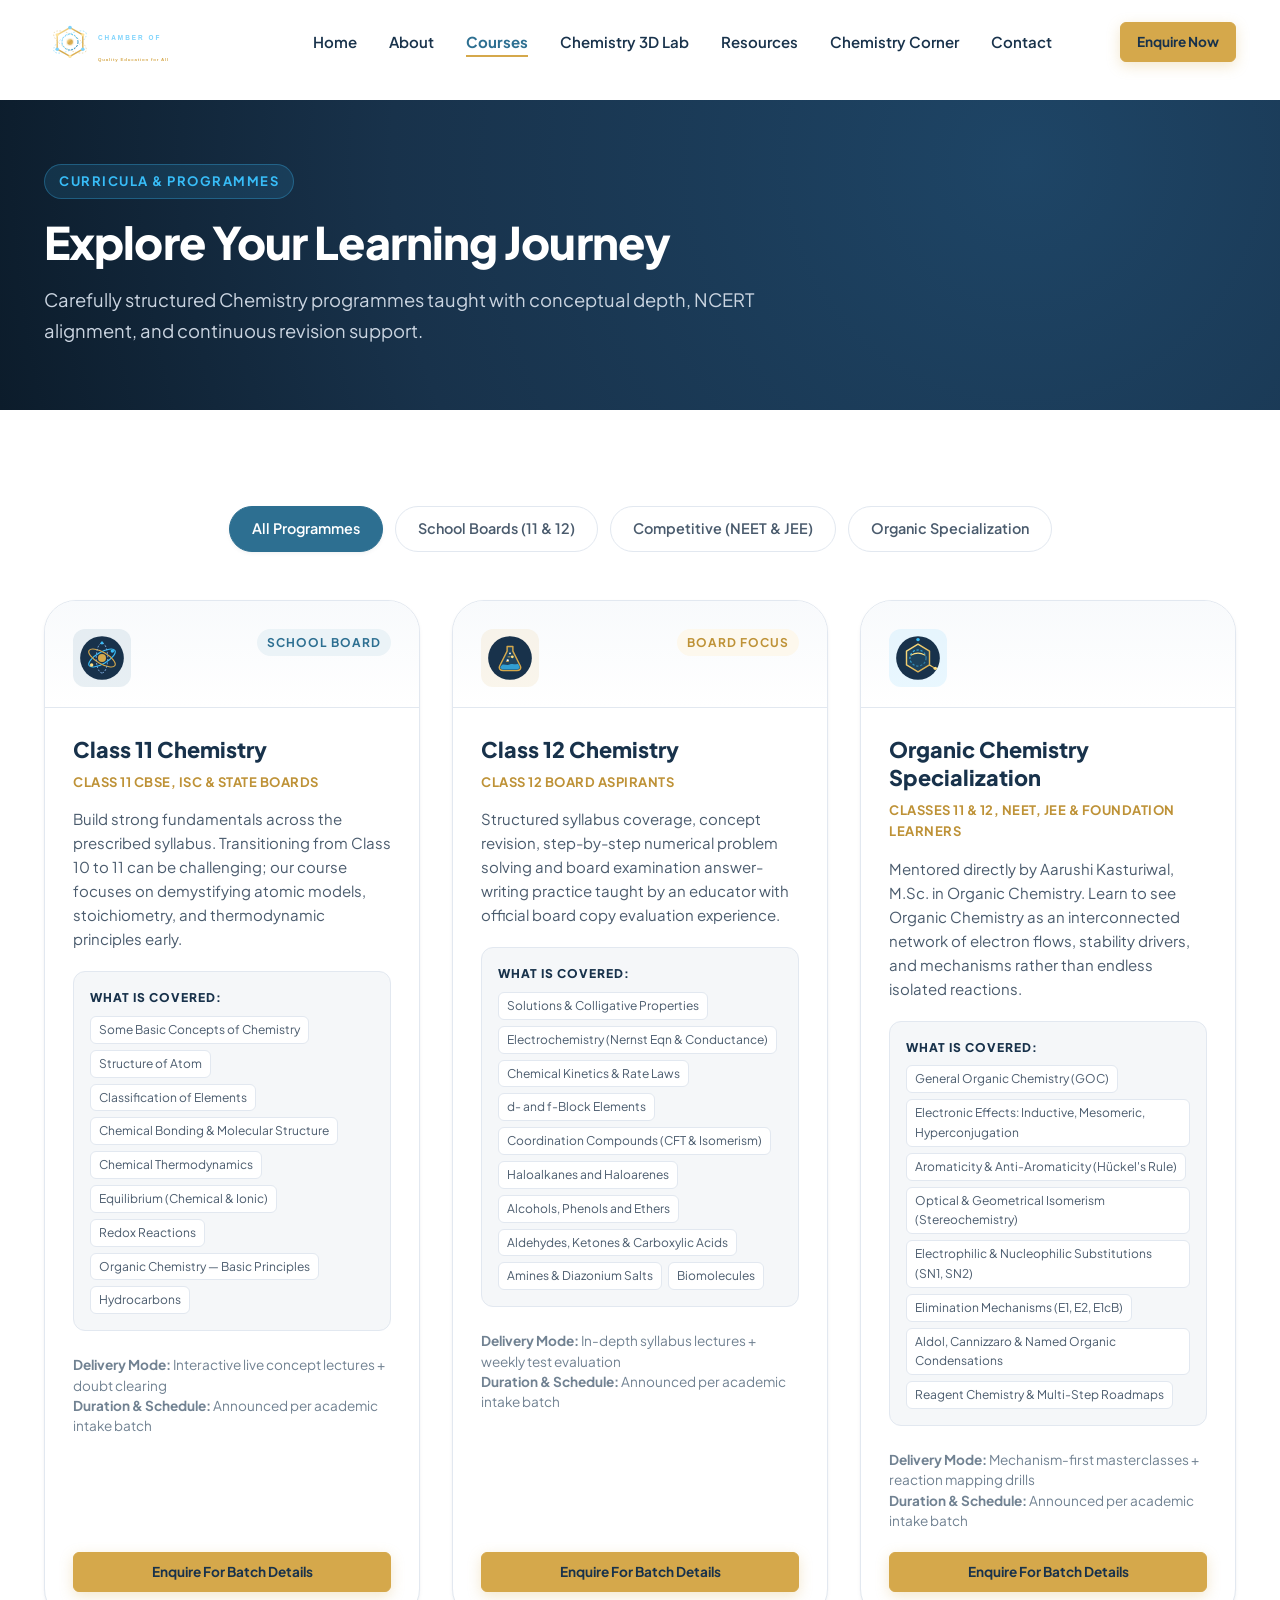
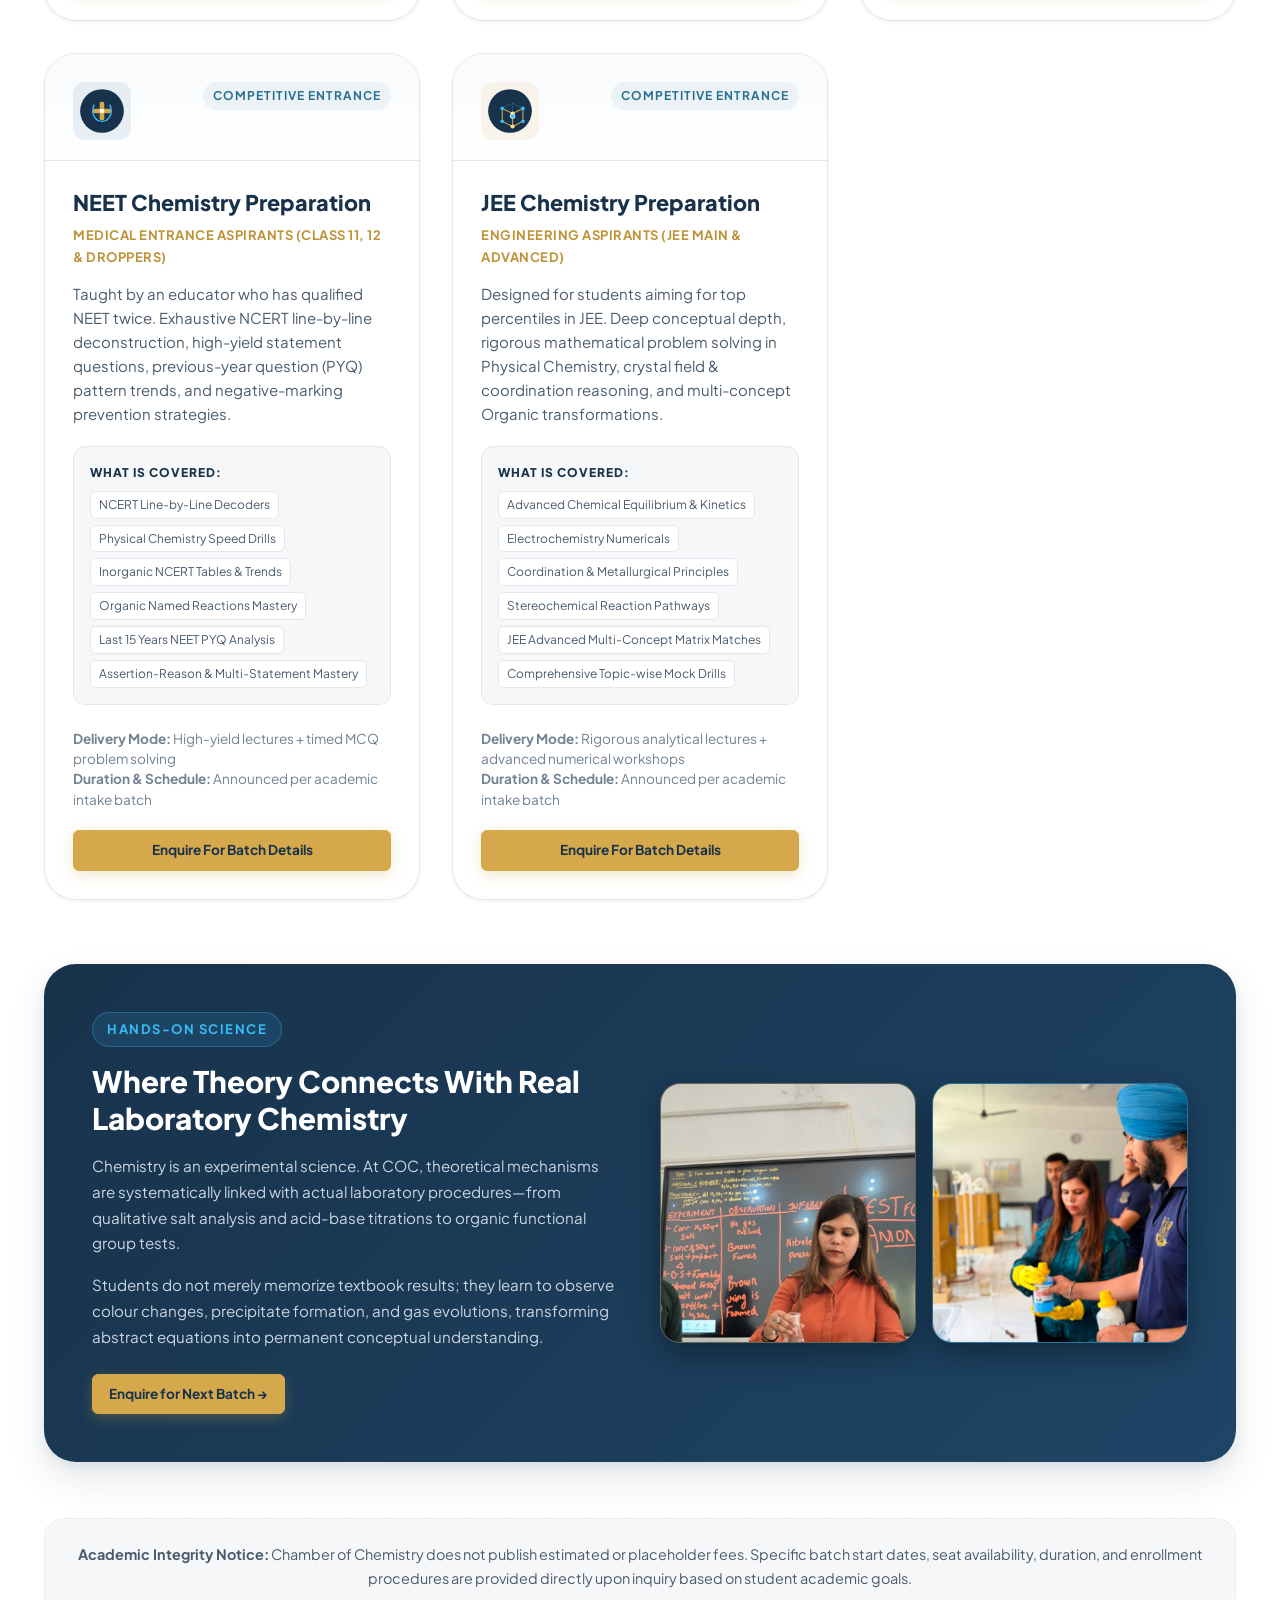
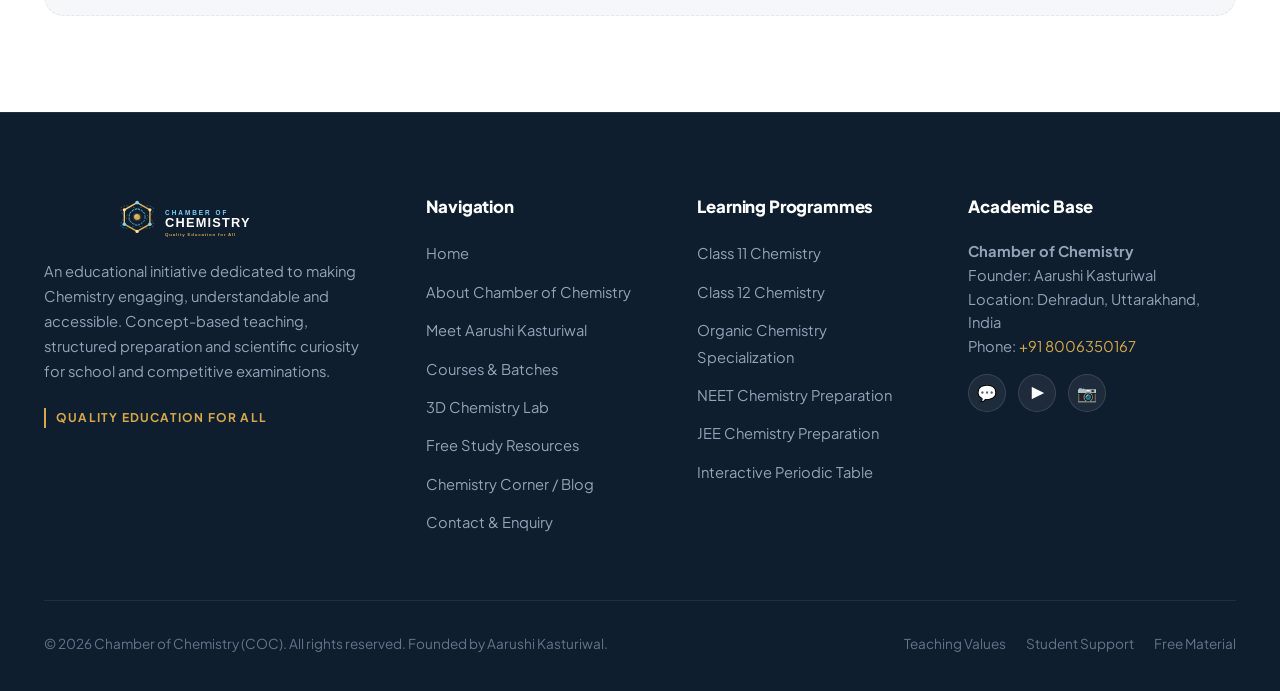
<file: courses.html>
<!DOCTYPE html>
<html lang="en">
<head>
  <meta charset="UTF-8" />
  <meta name="viewport" content="width=device-width, initial-scale=1.0" />
  
  <!-- SEO Primary Meta Tags -->
  <title>Courses &amp; Programmes | Chamber of Chemistry | Class 11, 12, NEET, JEE &amp; Organic Chemistry</title>
  <meta name="title" content="Courses &amp; Programmes | Chamber of Chemistry | Class 11, 12, NEET, JEE &amp; Organic Chemistry" />
  <meta name="description" content="Explore Chemistry learning programmes by Chamber of Chemistry. Structured courses for Class 11, Class 12, NEET Chemistry, JEE Chemistry and Organic Chemistry specialization." />
  <meta name="keywords" content="Chemistry Courses, Class 11 Chemistry Coaching, Class 12 Chemistry Tuition, NEET Chemistry Classes, JEE Chemistry Preparation, Organic Chemistry Course Dehradun" />
  <meta name="author" content="Aarushi Kasturiwal, Chamber of Chemistry" />
  <link rel="canonical" href="https://chambersofchemistry.vercel.app/courses.html" />

  <!-- Open Graph -->
  <meta property="og:type" content="website" />
  <meta property="og:url" content="https://chambersofchemistry.vercel.app/courses.html" />
  <meta property="og:title" content="Courses &amp; Programmes | Chamber of Chemistry" />
  <meta property="og:description" content="Structured syllabus coverage, concept revision, and expert examination preparation." />
  <meta property="og:image" content="https://chambersofchemistry.vercel.app/assets/images/logo.svg" />

  <!-- Favicon -->
  <link rel="icon" type="image/svg+xml" href="assets/images/favicon.svg" />

  <!-- Stylesheets -->
  <link rel="stylesheet" href="css/style.css" />
  <link rel="stylesheet" href="css/responsive.css" />

  <!-- Schema.org Course Structured Data -->
  <script type="application/ld+json">
  {
    "@context": "https://schema.org",
    "@type": "ItemList",
    "itemListElement": [
      {
        "@type": "Course",
        "position": 1,
        "name": "Class 11 Chemistry Comprehensive Programme",
        "description": "Build strong fundamentals across the prescribed syllabus including atomic structure, chemical bonding, and thermodynamics.",
        "provider": {
          "@type": "EducationalOrganization",
          "name": "Chamber of Chemistry",
          "sameAs": "https://chambersofchemistry.vercel.app/"
        }
      },
      {
        "@type": "Course",
        "position": 2,
        "name": "Class 12 Chemistry Board Mastery",
        "description": "Structured syllabus coverage, concept revision and examination writing practice.",
        "provider": {
          "@type": "EducationalOrganization",
          "name": "Chamber of Chemistry"
        }
      },
      {
        "@type": "Course",
        "position": 3,
        "name": "Organic Chemistry Specialization Course",
        "description": "In-depth study of GOC, isomerism, reaction mechanisms, hydrocarbons and functional group chemistry.",
        "provider": {
          "@type": "EducationalOrganization",
          "name": "Chamber of Chemistry"
        }
      },
      {
        "@type": "Course",
        "position": 4,
        "name": "NEET Chemistry Preparation",
        "description": "NCERT-oriented concept teaching, previous year question analysis and mock practice.",
        "provider": {
          "@type": "EducationalOrganization",
          "name": "Chamber of Chemistry"
        }
      },
      {
        "@type": "Course",
        "position": 5,
        "name": "JEE Chemistry Advanced Preparation",
        "description": "Conceptual depth, advanced multi-concept problem solving and topic-wise practice.",
        "provider": {
          "@type": "EducationalOrganization",
          "name": "Chamber of Chemistry"
        }
      }
    ]
  }
  </script>
</head>
<body>

  <!-- ==========================================================================
       Navigation Bar
       ========================================================================== -->
  <header class="site-header dark-mode-header scrolled" id="main-header">
    <div class="container">
      <nav class="navbar" aria-label="Main Navigation">
        <a href="index.html" class="nav-brand" aria-label="Chamber of Chemistry Home">
          <img src="assets/images/logo-light.svg" alt="Chamber of Chemistry Logo" class="nav-logo" />
        </a>

        <ul class="nav-menu" id="nav-links">
          <li><a href="index.html" class="nav-link">Home</a></li>
          <li><a href="about.html" class="nav-link">About</a></li>
          <li><a href="courses.html" class="nav-link active">Courses</a></li>
          <li><a href="chemistry-experience.html" class="nav-link">Chemistry 3D Lab</a></li>
          <li><a href="resources.html" class="nav-link">Resources</a></li>
          <li><a href="blog.html" class="nav-link">Chemistry Corner</a></li>
          <li><a href="contact.html" class="nav-link">Contact</a></li>
        </ul>

        <div class="nav-actions">
          <a href="contact.html" class="btn btn-primary btn-sm">Enquire Now</a>
        </div>

        <button class="mobile-toggle" aria-label="Toggle navigation menu" aria-expanded="false">
          <span></span>
          <span></span>
          <span></span>
        </button>
      </nav>
    </div>
  </header>

  <!-- ==========================================================================
       Courses Header Banner
       ========================================================================== -->
  <main style="padding-top: 100px;">
    <section class="section-tight bg-navy" style="background: radial-gradient(circle at 80% 20%, #1e4566 0%, #18324B 60%, #0c1c2b 100%);">
      <div class="container">
        <div style="max-width: 800px;">
          <span class="badge-tag navy-mode">Curricula &amp; Programmes</span>
          <h1 class="section-title" style="color: #FFFFFF; font-size: 2.8rem; margin-bottom: 16px;">
            Explore Your Learning Journey
          </h1>
          <p class="section-subtitle" style="color: #CBD5E1; font-size: 1.15rem;">
            Carefully structured Chemistry programmes taught with conceptual depth, NCERT alignment, and continuous revision support.
          </p>
        </div>
      </div>
    </section>

    <!-- ==========================================================================
         Interactive Filter & Course Grid
         ========================================================================== -->
    <section class="section">
      <div class="container">
        <!-- Filter Tabs -->
        <div class="courses-filter-nav">
          <button type="button" class="filter-btn active" data-filter="all">All Programmes</button>
          <button type="button" class="filter-btn" data-filter="board">School Boards (11 &amp; 12)</button>
          <button type="button" class="filter-btn" data-filter="competitive">Competitive (NEET &amp; JEE)</button>
          <button type="button" class="filter-btn" data-filter="specialization">Organic Specialization</button>
        </div>

        <div class="courses-grid" id="courses-container">
          <!-- 1. Class 11 Chemistry -->
          <article class="course-card" data-category="board" id="class-11">
            <div class="course-card-top">
              <div class="course-icon-wrap" style="background: rgba(45, 111, 145, 0.1);">
                <img src="assets/icons/class11-chem.svg" alt="Class 11 Chemistry" width="46" height="46" />
              </div>
              <span class="course-category-badge">School Board</span>
            </div>
            <div class="course-card-body">
              <h2 class="course-title">Class 11 Chemistry</h2>
              <div class="course-target">Class 11 CBSE, ISC &amp; State Boards</div>
              <p class="course-desc">
                Build strong fundamentals across the prescribed syllabus. Transitioning from Class 10 to 11 can be challenging; our course focuses on demystifying atomic models, stoichiometry, and thermodynamic principles early.
              </p>
              
              <div class="course-topics-box">
                <div class="topics-heading">What is Covered:</div>
                <div class="topics-list">
                  <span class="topic-chip">Some Basic Concepts of Chemistry</span>
                  <span class="topic-chip">Structure of Atom</span>
                  <span class="topic-chip">Classification of Elements</span>
                  <span class="topic-chip">Chemical Bonding &amp; Molecular Structure</span>
                  <span class="topic-chip">Chemical Thermodynamics</span>
                  <span class="topic-chip">Equilibrium (Chemical &amp; Ionic)</span>
                  <span class="topic-chip">Redox Reactions</span>
                  <span class="topic-chip">Organic Chemistry — Basic Principles</span>
                  <span class="topic-chip">Hydrocarbons</span>
                </div>
              </div>

              <div style="font-size: 0.85rem; color: var(--text-muted); margin-bottom: 20px; line-height: 1.5;">
                <strong>Delivery Mode:</strong> Interactive live concept lectures + doubt clearing<br />
                <strong>Duration &amp; Schedule:</strong> Announced per academic intake batch
              </div>

              <div class="course-card-footer">
                <a href="contact.html?course=Class%2011%20Chemistry" class="btn btn-primary btn-sm" style="width: 100%;">Enquire For Batch Details</a>
              </div>
            </div>
          </article>

          <!-- 2. Class 12 Chemistry -->
          <article class="course-card" data-category="board" id="class-12">
            <div class="course-card-top">
              <div class="course-icon-wrap" style="background: rgba(213, 168, 75, 0.1);">
                <img src="assets/icons/class12-chem.svg" alt="Class 12 Chemistry" width="46" height="46" />
              </div>
              <span class="course-category-badge" style="background: var(--color-warm-gold-light); color: var(--color-warm-gold-hover);">Board Focus</span>
            </div>
            <div class="course-card-body">
              <h2 class="course-title">Class 12 Chemistry</h2>
              <div class="course-target">Class 12 Board Aspirants</div>
              <p class="course-desc">
                Structured syllabus coverage, concept revision, step-by-step numerical problem solving and board examination answer-writing practice taught by an educator with official board copy evaluation experience.
              </p>

              <div class="course-topics-box">
                <div class="topics-heading">What is Covered:</div>
                <div class="topics-list">
                  <span class="topic-chip">Solutions &amp; Colligative Properties</span>
                  <span class="topic-chip">Electrochemistry (Nernst Eqn &amp; Conductance)</span>
                  <span class="topic-chip">Chemical Kinetics &amp; Rate Laws</span>
                  <span class="topic-chip">d- and f-Block Elements</span>
                  <span class="topic-chip">Coordination Compounds (CFT &amp; Isomerism)</span>
                  <span class="topic-chip">Haloalkanes and Haloarenes</span>
                  <span class="topic-chip">Alcohols, Phenols and Ethers</span>
                  <span class="topic-chip">Aldehydes, Ketones &amp; Carboxylic Acids</span>
                  <span class="topic-chip">Amines &amp; Diazonium Salts</span>
                  <span class="topic-chip">Biomolecules</span>
                </div>
              </div>

              <div style="font-size: 0.85rem; color: var(--text-muted); margin-bottom: 20px; line-height: 1.5;">
                <strong>Delivery Mode:</strong> In-depth syllabus lectures + weekly test evaluation<br />
                <strong>Duration &amp; Schedule:</strong> Announced per academic intake batch
              </div>

              <div class="course-card-footer">
                <a href="contact.html?course=Class%2012%20Chemistry" class="btn btn-primary btn-sm" style="width: 100%;">Enquire For Batch Details</a>
              </div>
            </div>
          </article>

          <!-- 3. Organic Chemistry Specialization -->
          <article class="course-card" data-category="specialization" id="organic">
            <div class="course-card-top">
              <div class="course-icon-wrap" style="background: rgba(56, 189, 248, 0.1);">
                <img src="assets/icons/organic-chem.svg" alt="Organic Chemistry Specialization" width="46" height="46" />
              </div>
              <!-- <span class="course-category-badge" style="background: #F0FDF4; color: #166534;">Gold Medallist Specialization</span> -->
            </div>
            <div class="course-card-body">
              <h2 class="course-title">Organic Chemistry Specialization</h2>
              <div class="course-target">Classes 11 &amp; 12, NEET, JEE &amp; Foundation Learners</div>
              <p class="course-desc">
                Mentored directly by Aarushi Kasturiwal, M.Sc. in Organic Chemistry. Learn to see Organic Chemistry as an interconnected network of electron flows, stability drivers, and mechanisms rather than endless isolated reactions.
              </p>

              <div class="course-topics-box">
                <div class="topics-heading">What is Covered:</div>
                <div class="topics-list">
                  <span class="topic-chip">General Organic Chemistry (GOC)</span>
                  <span class="topic-chip">Electronic Effects: Inductive, Mesomeric, Hyperconjugation</span>
                  <span class="topic-chip">Aromaticity &amp; Anti-Aromaticity (Hückel's Rule)</span>
                  <span class="topic-chip">Optical &amp; Geometrical Isomerism (Stereochemistry)</span>
                  <span class="topic-chip">Electrophilic &amp; Nucleophilic Substitutions (SN1, SN2)</span>
                  <span class="topic-chip">Elimination Mechanisms (E1, E2, E1cB)</span>
                  <span class="topic-chip">Aldol, Cannizzaro &amp; Named Organic Condensations</span>
                  <span class="topic-chip">Reagent Chemistry &amp; Multi-Step Roadmaps</span>
                </div>
              </div>

              <div style="font-size: 0.85rem; color: var(--text-muted); margin-bottom: 20px; line-height: 1.5;">
                <strong>Delivery Mode:</strong> Mechanism-first masterclasses + reaction mapping drills<br />
                <strong>Duration &amp; Schedule:</strong> Announced per academic intake batch
              </div>

              <div class="course-card-footer">
                <a href="contact.html?course=Organic%20Chemistry%20Specialization" class="btn btn-primary btn-sm" style="width: 100%;">Enquire For Batch Details</a>
              </div>
            </div>
          </article>

          <!-- 4. NEET Chemistry Preparation -->
          <article class="course-card" data-category="competitive" id="neet">
            <div class="course-card-top">
              <div class="course-icon-wrap" style="background: rgba(45, 111, 145, 0.1);">
                <img src="assets/icons/neet-chem.svg" alt="NEET Chemistry" width="46" height="46" />
              </div>
              <span class="course-category-badge">Competitive Entrance</span>
            </div>
            <div class="course-card-body">
              <h2 class="course-title">NEET Chemistry Preparation</h2>
              <div class="course-target">Medical Entrance Aspirants (Class 11, 12 &amp; Droppers)</div>
              <p class="course-desc">
                Taught by an educator who has qualified NEET twice. Exhaustive NCERT line-by-line deconstruction, high-yield statement questions, previous-year question (PYQ) pattern trends, and negative-marking prevention strategies.
              </p>

              <div class="course-topics-box">
                <div class="topics-heading">What is Covered:</div>
                <div class="topics-list">
                  <span class="topic-chip">NCERT Line-by-Line Decoders</span>
                  <span class="topic-chip">Physical Chemistry Speed Drills</span>
                  <span class="topic-chip">Inorganic NCERT Tables &amp; Trends</span>
                  <span class="topic-chip">Organic Named Reactions Mastery</span>
                  <span class="topic-chip">Last 15 Years NEET PYQ Analysis</span>
                  <span class="topic-chip">Assertion-Reason &amp; Multi-Statement Mastery</span>
                </div>
              </div>

              <div style="font-size: 0.85rem; color: var(--text-muted); margin-bottom: 20px; line-height: 1.5;">
                <strong>Delivery Mode:</strong> High-yield lectures + timed MCQ problem solving<br />
                <strong>Duration &amp; Schedule:</strong> Announced per academic intake batch
              </div>

              <div class="course-card-footer">
                <a href="contact.html?course=NEET%20Chemistry" class="btn btn-primary btn-sm" style="width: 100%;">Enquire For Batch Details</a>
              </div>
            </div>
          </article>

          <!-- 5. JEE Chemistry Preparation -->
          <article class="course-card" data-category="competitive" id="jee">
            <div class="course-card-top">
              <div class="course-icon-wrap" style="background: rgba(213, 168, 75, 0.1);">
                <img src="assets/icons/jee-chem.svg" alt="JEE Chemistry" width="46" height="46" />
              </div>
              <span class="course-category-badge">Competitive Entrance</span>
            </div>
            <div class="course-card-body">
              <h2 class="course-title">JEE Chemistry Preparation</h2>
              <div class="course-target">Engineering Aspirants (JEE Main &amp; Advanced)</div>
              <p class="course-desc">
                Designed for students aiming for top percentiles in JEE. Deep conceptual depth, rigorous mathematical problem solving in Physical Chemistry, crystal field &amp; coordination reasoning, and multi-concept Organic transformations.
              </p>

              <div class="course-topics-box">
                <div class="topics-heading">What is Covered:</div>
                <div class="topics-list">
                  <span class="topic-chip">Advanced Chemical Equilibrium &amp; Kinetics</span>
                  <span class="topic-chip">Electrochemistry Numericals</span>
                  <span class="topic-chip">Coordination &amp; Metallurgical Principles</span>
                  <span class="topic-chip">Stereochemical Reaction Pathways</span>
                  <span class="topic-chip">JEE Advanced Multi-Concept Matrix Matches</span>
                  <span class="topic-chip">Comprehensive Topic-wise Mock Drills</span>
                </div>
              </div>

              <div style="font-size: 0.85rem; color: var(--text-muted); margin-bottom: 20px; line-height: 1.5;">
                <strong>Delivery Mode:</strong> Rigorous analytical lectures + advanced numerical workshops<br />
                <strong>Duration &amp; Schedule:</strong> Announced per academic intake batch
              </div>

              <div class="course-card-footer">
                <a href="contact.html?course=JEE%20Chemistry" class="btn btn-primary btn-sm" style="width: 100%;">Enquire For Batch Details</a>
              </div>
            </div>
          </article>
        </div>

        <!-- Practical Laboratory Teaching Spotlight -->
        <div style="margin-top: 64px; background: linear-gradient(135deg, #18324B 0%, #1e4566 100%); border-radius: var(--radius-xl); padding: 48px; color: #FFFFFF; box-shadow: var(--shadow-lg);">
          <div style="display: grid; grid-template-columns: 1fr 1fr; gap: 40px; align-items: center;">
            <div>
              <span class="badge-tag navy-mode" style="margin-bottom: 16px;">Hands-On Science</span>
              <h3 style="font-size: 1.85rem; font-weight: 800; color: #FFFFFF; line-height: 1.25; margin-bottom: 16px;">
                Where Theory Connects With Real Laboratory Chemistry
              </h3>
              <p style="font-size: 0.95rem; color: #CBD5E1; line-height: 1.7; margin-bottom: 16px;">
                Chemistry is an experimental science. At COC, theoretical mechanisms are systematically linked with actual laboratory procedures—from qualitative salt analysis and acid-base titrations to organic functional group tests.
              </p>
              <p style="font-size: 0.95rem; color: #CBD5E1; line-height: 1.7; margin-bottom: 24px;">
                Students do not merely memorize textbook results; they learn to observe colour changes, precipitate formation, and gas evolutions, transforming abstract equations into permanent conceptual understanding.
              </p>
              <a href="contact.html" class="btn btn-primary btn-sm">Enquire for Next Batch →</a>
            </div>

            <div style="display: grid; grid-template-columns: 1fr 1fr; gap: 16px;">
              <div style="border-radius: var(--radius-lg); overflow: hidden; border: 1.5px solid rgba(213, 168, 75, 0.4); box-shadow: 0 12px 30px rgba(0,0,0,0.35); height: 260px;">
                <img 
                  src="assets/images/aarushi-brown-ring-test-clean.jpg" 
                  alt="Aarushi Kasturiwal performing the Brown Ring Test for Nitrate" 
                  style="width: 100%; height: 100%; object-fit: cover; object-position: center 30%;" 
                  loading="lazy" 
                />
              </div>
              <div style="border-radius: var(--radius-lg); overflow: hidden; border: 1.5px solid rgba(56, 189, 248, 0.4); box-shadow: 0 12px 30px rgba(0,0,0,0.35); height: 260px;">
                <img 
                  src="assets/images/aarushi-lab-instruction.jpg" 
                  alt="Aarushi Kasturiwal instructing chemistry students in the laboratory" 
                  style="width: 100%; height: 100%; object-fit: cover; object-position: center 25%;" 
                  loading="lazy" 
                />
              </div>
            </div>
          </div>
        </div>

        <!-- Academic Integrity Note -->
        <div style="margin-top: 56px; padding: 24px; background: var(--color-soft-grey); border-radius: var(--radius-lg); border: 1px dashed var(--border-light); text-align: center;">
          <p style="font-size: 0.9rem; color: var(--text-secondary); margin-bottom: 0;">
            <strong>Academic Integrity Notice:</strong> Chamber of Chemistry does not publish estimated or placeholder fees. Specific batch start dates, seat availability, duration, and enrollment procedures are provided directly upon inquiry based on student academic goals.
          </p>
        </div>
      </div>
    </section>
  </main>

  <!-- ==========================================================================
       Site Footer
       ========================================================================== -->
  <footer class="site-footer">
    <div class="container">
      <div class="footer-top-grid">
        <div class="footer-brand-col">
          <img src="assets/images/logo-light.svg" alt="Chamber of Chemistry" class="footer-logo" />
          <p class="footer-brand-desc">
            An educational initiative dedicated to making Chemistry engaging, understandable and accessible. Concept-based teaching, structured preparation and scientific curiosity for school and competitive examinations.
          </p>
          <div class="footer-tagline-badge">
            Quality Education for All
          </div>
        </div>

        <div class="footer-col">
          <h4>Navigation</h4>
          <ul class="footer-links-list">
            <li><a href="index.html">Home</a></li>
            <li><a href="about.html">About Chamber of Chemistry</a></li>
            <li><a href="about.html#founder">Meet Aarushi Kasturiwal</a></li>
            <li><a href="courses.html">Courses &amp; Batches</a></li>
            <li><a href="chemistry-experience.html">3D Chemistry Lab</a></li>
            <li><a href="resources.html">Free Study Resources</a></li>
            <li><a href="blog.html">Chemistry Corner / Blog</a></li>
            <li><a href="contact.html">Contact &amp; Enquiry</a></li>
          </ul>
        </div>

        <div class="footer-col">
          <h4>Learning Programmes</h4>
          <ul class="footer-links-list">
            <li><a href="courses.html#class-11">Class 11 Chemistry</a></li>
            <li><a href="courses.html#class-12">Class 12 Chemistry</a></li>
            <li><a href="courses.html#organic">Organic Chemistry Specialization</a></li>
            <li><a href="courses.html#neet">NEET Chemistry Preparation</a></li>
            <li><a href="courses.html#jee">JEE Chemistry Preparation</a></li>
            <li><a href="chemistry-experience.html#periodic-table">Interactive Periodic Table</a></li>
          </ul>
        </div>

        <div class="footer-col">
          <h4>Academic Base</h4>
          <p style="font-size: 0.92rem; color: #94A3B8; margin-bottom: 16px; line-height: 1.6;">
            <strong>Chamber of Chemistry</strong><br />
            Founder: Aarushi Kasturiwal<br />
            Location: Dehradun, Uttarakhand, India<br />
            Phone: <a href="tel:+6395328731" style="color: var(--color-warm-gold);">+91 8006350167</a>
          </p>
          <div class="social-links-row">
            <a href="https://wa.me/6395328731" class="social-btn" target="_blank" rel="noopener noreferrer" aria-label="WhatsApp Contact">
              💬
            </a>
            <a href="https://www.youtube.com/@chamberofchemistry" class="social-btn" target="_blank" rel="noopener noreferrer" aria-label="Chamber of Chemistry YouTube">
              ▶
            </a>
            <a href="https://www.instagram.com/chamber_of_chemistry/" class="social-btn" target="_blank" rel="noopener noreferrer" aria-label="Chamber of Chemistry Instagram">
              📷
            </a>
          </div>
        </div>
      </div>

      <div class="footer-bottom-bar">
        <div>
          &copy; 2026 Chamber of Chemistry (COC). All rights reserved. Founded by Aarushi Kasturiwal.
        </div>
        <div class="footer-legal-links">
          <a href="about.html">Teaching Values</a>
          <a href="contact.html">Student Support</a>
          <a href="resources.html">Free Material</a>
        </div>
      </div>
    </div>
  </footer>

  <!-- Scripts -->
  <script src="js/main.js"></script>
  <script>
    // Course Category Filtering
    document.addEventListener('DOMContentLoaded', () => {
      const filterBtns = document.querySelectorAll('.courses-filter-nav .filter-btn');
      const courseCards = document.querySelectorAll('.course-card');

      filterBtns.forEach(btn => {
        btn.addEventListener('click', () => {
          filterBtns.forEach(b => b.classList.remove('active'));
          btn.classList.add('active');

          const category = btn.getAttribute('data-filter');
          courseCards.forEach(card => {
            if (category === 'all' || card.getAttribute('data-category') === category) {
              card.style.display = 'flex';
            } else {
              card.style.display = 'none';
            }
          });
        });
      });
    });
  </script>
</body>
</html>
</file>
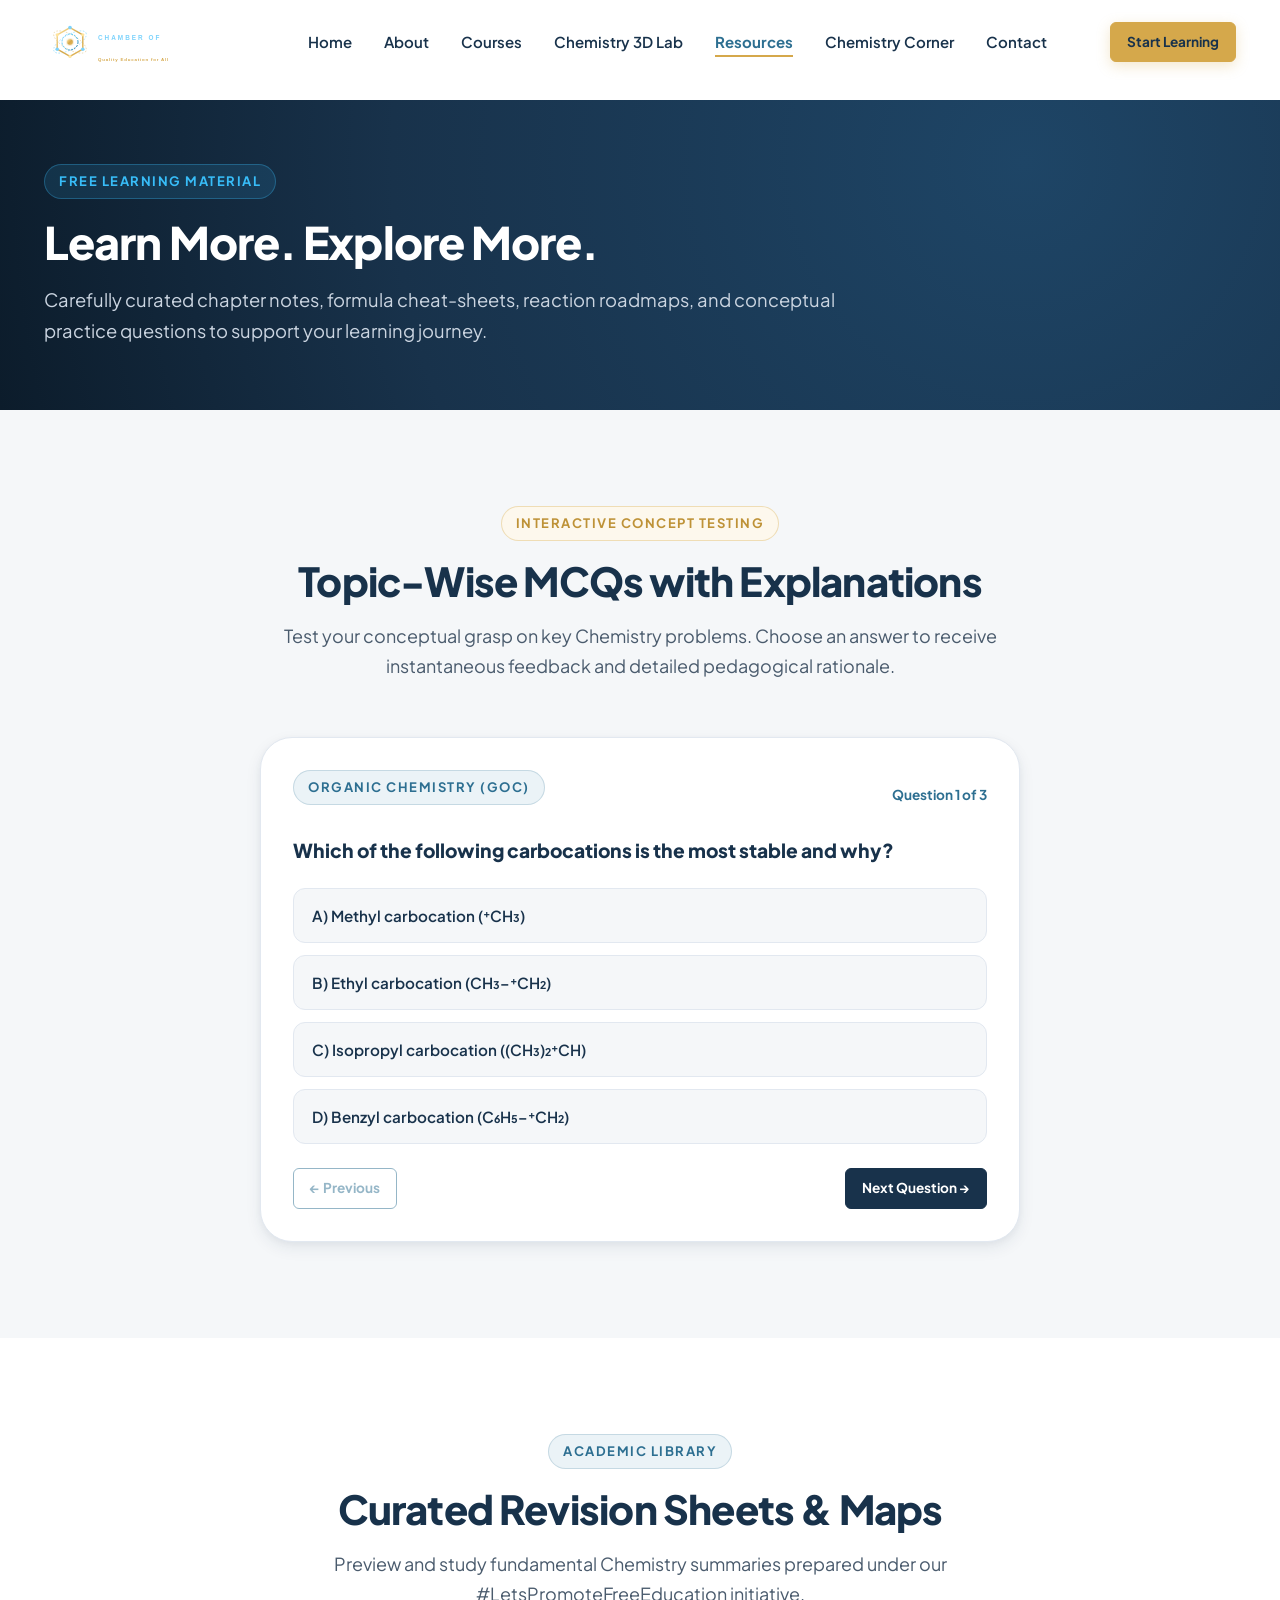
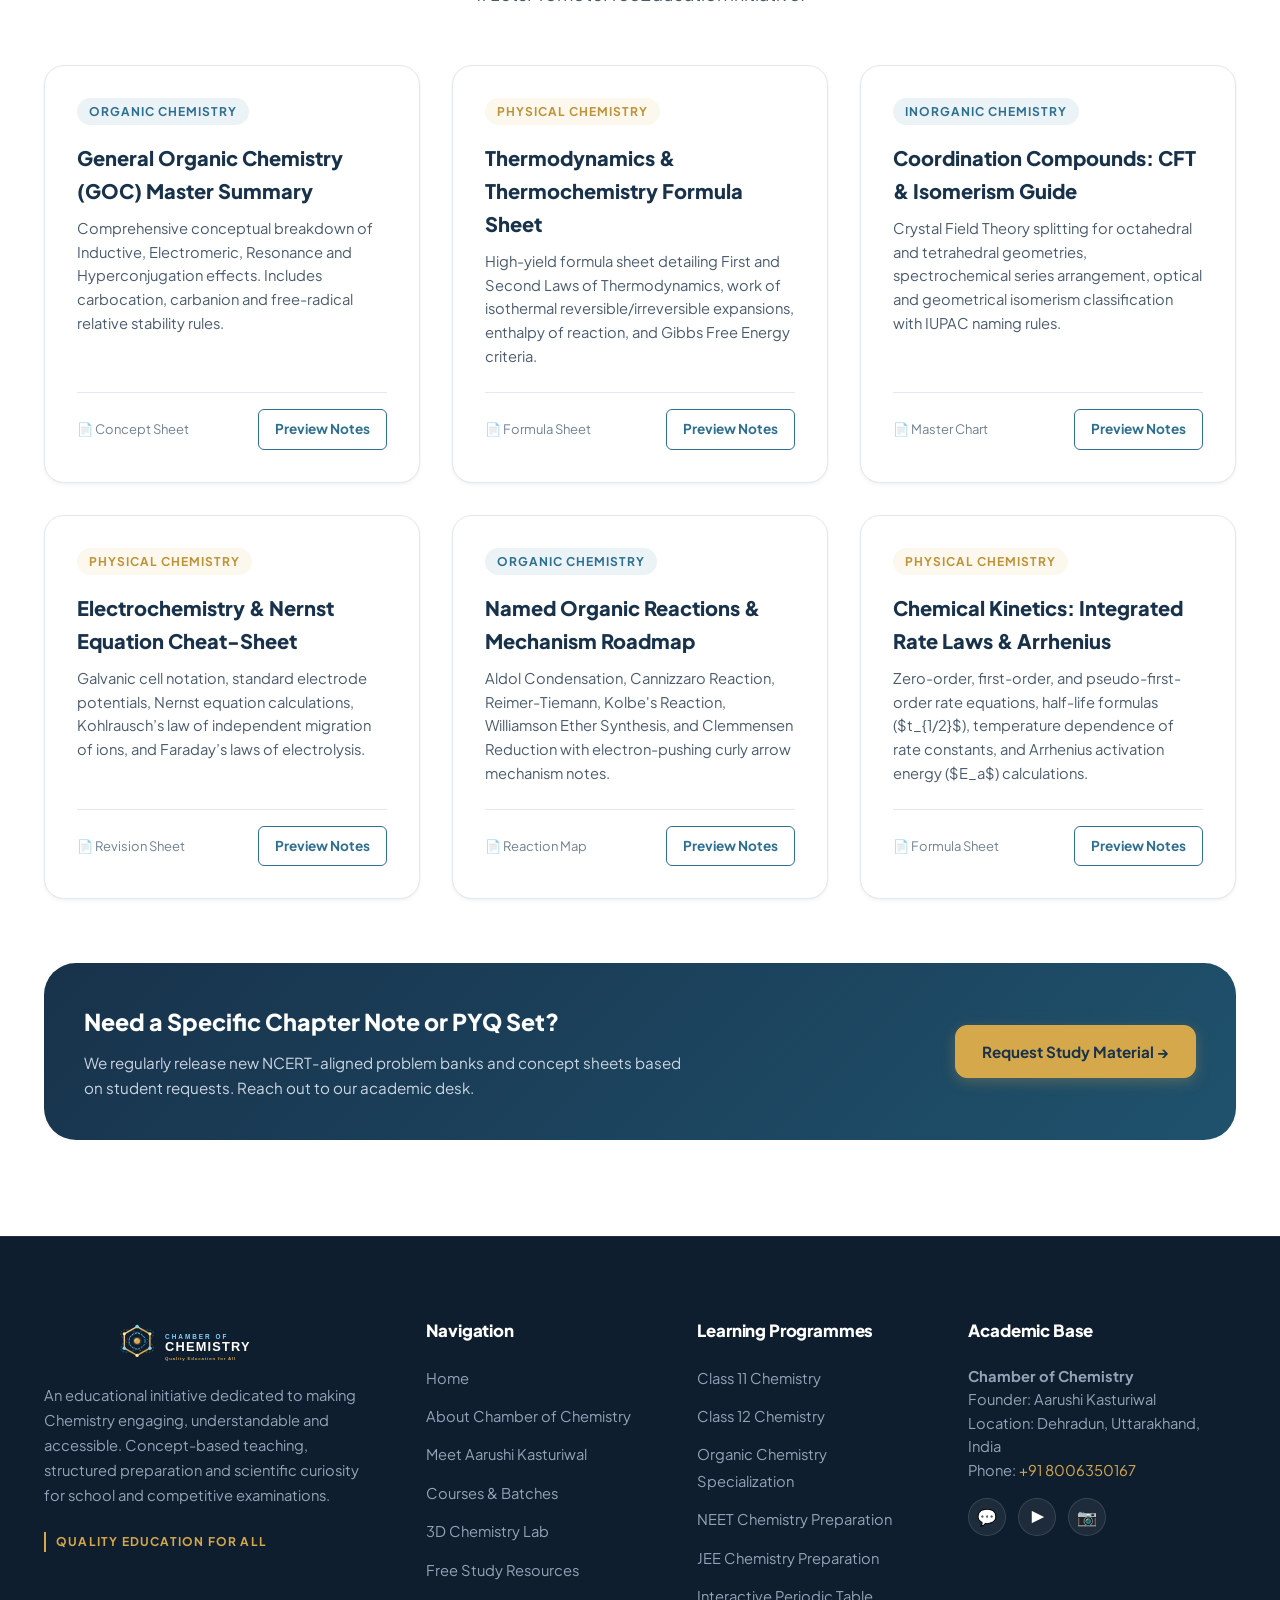
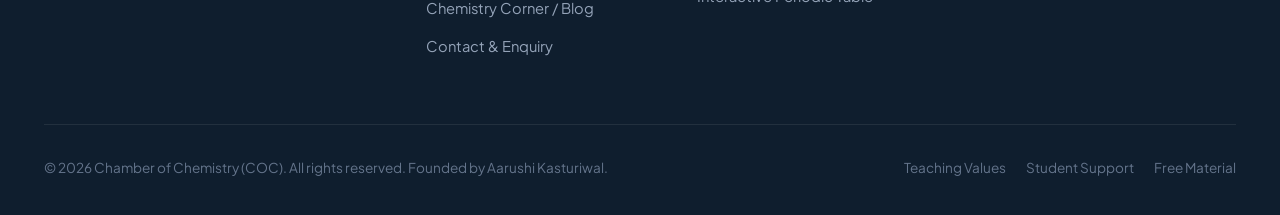
<file: resources.html>
<!DOCTYPE html>
<html lang="en">
<head>
  <meta charset="UTF-8" />
  <meta name="viewport" content="width=device-width, initial-scale=1.0" />
  
  <!-- SEO Primary Meta Tags -->
  <title>Free Chemistry Resources &amp; Practice MCQs | Chamber of Chemistry</title>
  <meta name="title" content="Free Chemistry Resources &amp; Practice MCQs | Chamber of Chemistry" />
  <meta name="description" content="Access free Chemistry revision notes, Organic Chemistry reaction maps, Physical Chemistry formula sheets, and interactive practice MCQs with explanations by Chamber of Chemistry." />
  <meta name="keywords" content="Chemistry Notes PDF, Free Organic Chemistry Reaction Map, Chemistry Formula Sheet, NEET Chemistry Practice MCQs, Class 12 Chemistry Revision, Chamber of Chemistry" />
  <meta name="author" content="Aarushi Kasturiwal, Chamber of Chemistry" />
  <link rel="canonical" href="https://chambersofchemistry.vercel.app/resources.html" />

  <!-- Open Graph -->
  <meta property="og:type" content="website" />
  <meta property="og:url" content="https://chambersofchemistry.vercel.app/resources.html" />
  <meta property="og:title" content="Free Chemistry Resources | Chamber of Chemistry" />
  <meta property="og:description" content="Chapter-wise notes, reaction maps, formula sheets and interactive MCQs." />
  <meta property="og:image" content="https://chambersofchemistry.vercel.app/assets/images/logo.svg" />

  <!-- Favicon -->
  <link rel="icon" type="image/svg+xml" href="assets/images/favicon.svg" />

  <!-- Stylesheets -->
  <link rel="stylesheet" href="css/style.css" />
  <link rel="stylesheet" href="css/responsive.css" />
</head>
<body>

  <!-- ==========================================================================
       Navigation Bar
       ========================================================================== -->
  <header class="site-header dark-mode-header scrolled" id="main-header">
    <div class="container">
      <nav class="navbar" aria-label="Main Navigation">
        <a href="index.html" class="nav-brand" aria-label="Chamber of Chemistry Home">
          <img src="assets/images/logo-light.svg" alt="Chamber of Chemistry Logo" class="nav-logo" />
        </a>

        <ul class="nav-menu" id="nav-links">
          <li><a href="index.html" class="nav-link">Home</a></li>
          <li><a href="about.html" class="nav-link">About</a></li>
          <li><a href="courses.html" class="nav-link">Courses</a></li>
          <li><a href="chemistry-experience.html" class="nav-link">Chemistry 3D Lab</a></li>
          <li><a href="resources.html" class="nav-link active">Resources</a></li>
          <li><a href="blog.html" class="nav-link">Chemistry Corner</a></li>
          <li><a href="contact.html" class="nav-link">Contact</a></li>
        </ul>

        <div class="nav-actions">
          <a href="courses.html" class="btn btn-primary btn-sm">Start Learning</a>
        </div>

        <button class="mobile-toggle" aria-label="Toggle navigation menu" aria-expanded="false">
          <span></span>
          <span></span>
          <span></span>
        </button>
      </nav>
    </div>
  </header>

  <!-- ==========================================================================
       Header Banner
       ========================================================================== -->
  <main style="padding-top: 100px;">
    <section class="section-tight bg-navy" style="background: radial-gradient(circle at 80% 20%, #1e4566 0%, #18324B 60%, #0c1c2b 100%);">
      <div class="container">
        <div style="max-width: 800px;">
          <span class="badge-tag navy-mode">Free Learning Material</span>
          <h1 class="section-title" style="color: #FFFFFF; font-size: 2.8rem; margin-bottom: 16px;">
            Learn More. Explore More.
          </h1>
          <p class="section-subtitle" style="color: #CBD5E1; font-size: 1.15rem;">
            Carefully curated chapter notes, formula cheat-sheets, reaction roadmaps, and conceptual practice questions to support your learning journey.
          </p>
        </div>
      </div>
    </section>

    <!-- ==========================================================================
         Interactive MCQ Practice Section
         ========================================================================== -->
    <section class="section bg-soft" id="practice-mcqs">
      <div class="container">
        <div class="section-header">
          <span class="badge-tag gold">Interactive Concept Testing</span>
          <h2 class="section-title">Topic-Wise MCQs with Explanations</h2>
          <p class="section-subtitle">
            Test your conceptual grasp on key Chemistry problems. Choose an answer to receive instantaneous feedback and detailed pedagogical rationale.
          </p>
        </div>

        <div style="max-width: 760px; margin: 0 auto;" id="interactive-chem-quiz">
          <!-- Populated by main.js initInteractiveQuiz() -->
        </div>
      </div>
    </section>

    <!-- ==========================================================================
         Free Study Notes & Formula Sheets
         ========================================================================== -->
    <section class="section" id="study-notes">
      <div class="container">
        <div class="section-header">
          <span class="badge-tag">Academic Library</span>
          <h2 class="section-title">Curated Revision Sheets &amp; Maps</h2>
          <p class="section-subtitle">
            Preview and study fundamental Chemistry summaries prepared under our #LetsPromoteFreeEducation initiative.
          </p>
        </div>

        <div class="resources-grid">
          <!-- Resource 1: GOC Summary -->
          <div class="resource-card">
            <span class="resource-type-tag">Organic Chemistry</span>
            <h3 class="resource-title">General Organic Chemistry (GOC) Master Summary</h3>
            <p class="resource-desc">
              Comprehensive conceptual breakdown of Inductive, Electromeric, Resonance and Hyperconjugation effects. Includes carbocation, carbanion and free-radical relative stability rules.
            </p>
            <div class="resource-card-actions">
              <span class="file-info">📄 Concept Sheet</span>
              <button type="button" class="btn btn-outline-blue btn-sm resource-preview-btn" data-res-key="goc">Preview Notes</button>
            </div>
          </div>

          <!-- Resource 2: Thermodynamics -->
          <div class="resource-card">
            <span class="resource-type-tag" style="background: var(--color-warm-gold-light); color: var(--color-warm-gold-hover);">Physical Chemistry</span>
            <h3 class="resource-title">Thermodynamics &amp; Thermochemistry Formula Sheet</h3>
            <p class="resource-desc">
              High-yield formula sheet detailing First and Second Laws of Thermodynamics, work of isothermal reversible/irreversible expansions, enthalpy of reaction, and Gibbs Free Energy criteria.
            </p>
            <div class="resource-card-actions">
              <span class="file-info">📄 Formula Sheet</span>
              <button type="button" class="btn btn-outline-blue btn-sm resource-preview-btn" data-res-key="thermo">Preview Notes</button>
            </div>
          </div>

          <!-- Resource 3: Coordination Chemistry -->
          <div class="resource-card">
            <span class="resource-type-tag">Inorganic Chemistry</span>
            <h3 class="resource-title">Coordination Compounds: CFT &amp; Isomerism Guide</h3>
            <p class="resource-desc">
              Crystal Field Theory splitting for octahedral and tetrahedral geometries, spectrochemical series arrangement, optical and geometrical isomerism classification with IUPAC naming rules.
            </p>
            <div class="resource-card-actions">
              <span class="file-info">📄 Master Chart</span>
              <button type="button" class="btn btn-outline-blue btn-sm resource-preview-btn" data-res-key="coordination">Preview Notes</button>
            </div>
          </div>

          <!-- Resource 4: Electrochemistry -->
          <div class="resource-card">
            <span class="resource-type-tag" style="background: var(--color-warm-gold-light); color: var(--color-warm-gold-hover);">Physical Chemistry</span>
            <h3 class="resource-title">Electrochemistry &amp; Nernst Equation Cheat-Sheet</h3>
            <p class="resource-desc">
              Galvanic cell notation, standard electrode potentials, Nernst equation calculations, Kohlrausch’s law of independent migration of ions, and Faraday’s laws of electrolysis.
            </p>
            <div class="resource-card-actions">
              <span class="file-info">📄 Revision Sheet</span>
              <button type="button" class="btn btn-outline-blue btn-sm resource-preview-btn" data-res-key="thermo">Preview Notes</button>
            </div>
          </div>

          <!-- Resource 5: Named Organic Reactions -->
          <div class="resource-card">
            <span class="resource-type-tag">Organic Chemistry</span>
            <h3 class="resource-title">Named Organic Reactions &amp; Mechanism Roadmap</h3>
            <p class="resource-desc">
              Aldol Condensation, Cannizzaro Reaction, Reimer-Tiemann, Kolbe's Reaction, Williamson Ether Synthesis, and Clemmensen Reduction with electron-pushing curly arrow mechanism notes.
            </p>
            <div class="resource-card-actions">
              <span class="file-info">📄 Reaction Map</span>
              <button type="button" class="btn btn-outline-blue btn-sm resource-preview-btn" data-res-key="goc">Preview Notes</button>
            </div>
          </div>

          <!-- Resource 6: Chemical Kinetics -->
          <div class="resource-card">
            <span class="resource-type-tag" style="background: var(--color-warm-gold-light); color: var(--color-warm-gold-hover);">Physical Chemistry</span>
            <h3 class="resource-title">Chemical Kinetics: Integrated Rate Laws &amp; Arrhenius</h3>
            <p class="resource-desc">
              Zero-order, first-order, and pseudo-first-order rate equations, half-life formulas ($t_{1/2}$), temperature dependence of rate constants, and Arrhenius activation energy ($E_a$) calculations.
            </p>
            <div class="resource-card-actions">
              <span class="file-info">📄 Formula Sheet</span>
              <button type="button" class="btn btn-outline-blue btn-sm resource-preview-btn" data-res-key="thermo">Preview Notes</button>
            </div>
          </div>
        </div>

        <!-- Academic Resource Request Banner -->
        <div style="margin-top: 64px; background: linear-gradient(135deg, #18324B 0%, #1F526D 100%); color: #FFF; border-radius: var(--radius-xl); padding: 40px; display: flex; align-items: center; justify-content: space-between; flex-wrap: wrap; gap: 24px;">
          <div>
            <h3 style="font-size: 1.45rem; font-weight: 800; color: #FFF; margin-bottom: 8px;">
              Need a Specific Chapter Note or PYQ Set?
            </h3>
            <p style="color: #CBD5E1; font-size: 0.95rem; margin-bottom: 0; max-width: 600px;">
              We regularly release new NCERT-aligned problem banks and concept sheets based on student requests. Reach out to our academic desk.
            </p>
          </div>
          <a href="contact.html?query=Resource%20Request" class="btn btn-primary">Request Study Material →</a>
        </div>
      </div>
    </section>
  </main>

  <!-- ==========================================================================
       Resource Preview Modal
       ========================================================================== -->
  <div class="modal-overlay" id="resource-preview-modal" role="dialog" aria-modal="true" aria-labelledby="modal-res-heading">
    <div class="modal-dialog">
      <div class="modal-header">
        <h3 class="modal-title modal-res-title" id="modal-res-heading">Resource Notes Preview</h3>
        <button type="button" class="modal-close-btn" aria-label="Close modal">&times;</button>
      </div>
      <div class="modal-body modal-res-body">
        <!-- Injected via main.js -->
      </div>
      <div style="padding: 16px 32px 24px 32px; display: flex; justify-content: flex-end; gap: 12px; border-top: 1px solid var(--border-light);">
        <button type="button" class="btn btn-outline-blue btn-sm" onclick="window.print()">Print / Save PDF</button>
        <button type="button" class="btn btn-navy btn-sm" onclick="document.getElementById('resource-preview-modal').classList.remove('active')">Close</button>
      </div>
    </div>
  </div>

  <!-- ==========================================================================
       Site Footer
       ========================================================================== -->
  <footer class="site-footer">
    <div class="container">
      <div class="footer-top-grid">
        <div class="footer-brand-col">
          <img src="assets/images/logo-light.svg" alt="Chamber of Chemistry" class="footer-logo" />
          <p class="footer-brand-desc">
            An educational initiative dedicated to making Chemistry engaging, understandable and accessible. Concept-based teaching, structured preparation and scientific curiosity for school and competitive examinations.
          </p>
          <div class="footer-tagline-badge">
            Quality Education for All
          </div>
        </div>

        <div class="footer-col">
          <h4>Navigation</h4>
          <ul class="footer-links-list">
            <li><a href="index.html">Home</a></li>
            <li><a href="about.html">About Chamber of Chemistry</a></li>
            <li><a href="about.html#founder">Meet Aarushi Kasturiwal</a></li>
            <li><a href="courses.html">Courses &amp; Batches</a></li>
            <li><a href="chemistry-experience.html">3D Chemistry Lab</a></li>
            <li><a href="resources.html">Free Study Resources</a></li>
            <li><a href="blog.html">Chemistry Corner / Blog</a></li>
            <li><a href="contact.html">Contact &amp; Enquiry</a></li>
          </ul>
        </div>

        <div class="footer-col">
          <h4>Learning Programmes</h4>
          <ul class="footer-links-list">
            <li><a href="courses.html#class-11">Class 11 Chemistry</a></li>
            <li><a href="courses.html#class-12">Class 12 Chemistry</a></li>
            <li><a href="courses.html#organic">Organic Chemistry Specialization</a></li>
            <li><a href="courses.html#neet">NEET Chemistry Preparation</a></li>
            <li><a href="courses.html#jee">JEE Chemistry Preparation</a></li>
            <li><a href="chemistry-experience.html#periodic-table">Interactive Periodic Table</a></li>
          </ul>
        </div>

        <div class="footer-col">
          <h4>Academic Base</h4>
          <p style="font-size: 0.92rem; color: #94A3B8; margin-bottom: 16px; line-height: 1.6;">
            <strong>Chamber of Chemistry</strong><br />
            Founder: Aarushi Kasturiwal<br />
            Location: Dehradun, Uttarakhand, India<br />
            Phone: <a href="tel:+6395328731" style="color: var(--color-warm-gold);">+91 8006350167</a>
          </p>
          <div class="social-links-row">
            <a href="https://wa.me/6395328731" class="social-btn" target="_blank" rel="noopener noreferrer" aria-label="WhatsApp Contact">
              💬
            </a>
            <a href="https://www.youtube.com/@chamberofchemistry" class="social-btn" target="_blank" rel="noopener noreferrer" aria-label="Chamber of Chemistry YouTube">
              ▶
            </a>
            <a href="https://www.instagram.com/chamber_of_chemistry/" class="social-btn" target="_blank" rel="noopener noreferrer" aria-label="Chamber of Chemistry Instagram">
              📷
            </a>
          </div>
        </div>
      </div>

      <div class="footer-bottom-bar">
        <div>
          &copy; 2026 Chamber of Chemistry (COC). All rights reserved. Founded by Aarushi Kasturiwal.
        </div>
        <div class="footer-legal-links">
          <a href="about.html">Teaching Values</a>
          <a href="contact.html">Student Support</a>
          <a href="resources.html">Free Material</a>
        </div>
      </div>
    </div>
  </footer>

  <!-- Scripts -->
  <script src="js/main.js"></script>
</body>
</html>
</file>
<file: css/style.css>
/* ==========================================================================
   CHAMBER OF CHEMISTRY (COC) — OFFICIAL DESIGN SYSTEM
   Brand Palette:
     - Deep Navy: #18324B
     - Academic Blue: #2D6F91
     - Soft Grey: #F5F7F9
     - Warm Gold: #D5A84B
     - White: #FFFFFF
   Typography: Plus Jakarta Sans / Inter / System UI
   ========================================================================== */

@import url('https://fonts.googleapis.com/css2?family=Plus+Jakarta+Sans:ital,wght@0,300;0,400;0,500;0,600;0,700;0,800;1,400&family=JetBrains+Mono:wght@400;500;600&display=swap');

:root {
  /* Primary Brand Colours */
  --color-navy: #18324B;
  --color-navy-dark: #0F1E2E;
  --color-navy-surface: #1E3D5B;
  --color-academic-blue: #2D6F91;
  --color-academic-blue-dark: #1F526D;
  --color-academic-blue-light: #EBF3F7;
  --color-soft-grey: #F5F7F9;
  --color-warm-gold: #D5A84B;
  --color-warm-gold-hover: #BE9237;
  --color-warm-gold-light: #FDF8ED;
  --color-cyan: #38BDF8;
  --color-cyan-glow: rgba(56, 189, 248, 0.25);
  --color-white: #FFFFFF;

  /* Neutrals & Text */
  --text-primary: #18324B;
  --text-secondary: #4A5B6D;
  --text-muted: #718292;
  --text-light: #F8FAFC;
  --text-white: #FFFFFF;
  --border-light: #E2E8F0;
  --border-subtle: rgba(226, 232, 240, 0.8);
  --border-gold: rgba(213, 168, 75, 0.35);

  /* Elevation Shadows */
  --shadow-sm: 0 2px 4px rgba(24, 50, 75, 0.04), 0 1px 2px rgba(24, 50, 75, 0.03);
  --shadow-md: 0 6px 16px rgba(24, 50, 75, 0.08), 0 2px 6px rgba(24, 50, 75, 0.04);
  --shadow-lg: 0 16px 36px rgba(24, 50, 75, 0.12), 0 4px 12px rgba(24, 50, 75, 0.06);
  --shadow-gold: 0 8px 24px rgba(213, 168, 75, 0.25);
  --shadow-blue: 0 8px 24px rgba(45, 111, 145, 0.25);

  /* Glassmorphism */
  --glass-bg: rgba(255, 255, 255, 0.82);
  --glass-border: rgba(255, 255, 255, 0.6);
  --glass-blur: blur(14px);
  --glass-navy: rgba(24, 50, 75, 0.85);

  /* Typography Scale */
  --font-main: 'Plus Jakarta Sans', -apple-system, BlinkMacSystemFont, 'Segoe UI', Roboto, sans-serif;
  --font-mono: 'JetBrains Mono', monospace;

  /* Radii */
  --radius-sm: 6px;
  --radius-md: 12px;
  --radius-lg: 20px;
  --radius-xl: 32px;
  --radius-full: 9999px;

  /* Transitions */
  --transition-fast: 0.18s cubic-bezier(0.16, 1, 0.3, 1);
  --transition-normal: 0.3s cubic-bezier(0.16, 1, 0.3, 1);
  --transition-slow: 0.6s cubic-bezier(0.16, 1, 0.3, 1);

  /* Container */
  --container-max: 1240px;
  --container-padding: 24px;
}

/* ==========================================================================
   Base & Reset
   ========================================================================== */
*, *::before, *::after {
  box-sizing: border-box;
  margin: 0;
  padding: 0;
}

html {
  font-size: 16px;
  scroll-behavior: smooth;
  -webkit-font-smoothing: antialiased;
  -moz-osx-font-smoothing: grayscale;
}

body {
  font-family: var(--font-main);
  background-color: var(--color-white);
  color: var(--text-primary);
  line-height: 1.65;
  overflow-x: hidden;
  position: relative;
}

img, svg {
  display: block;
  max-width: 100%;
}

a {
  color: inherit;
  text-decoration: none;
  transition: color var(--transition-fast);
}

button, input, textarea, select {
  font: inherit;
  color: inherit;
}

button {
  cursor: pointer;
  border: none;
  background: none;
}

ul, ol {
  list-style: none;
}

/* Accessible hidden text */
.sr-only {
  position: absolute;
  width: 1px;
  height: 1px;
  padding: 0;
  margin: -1px;
  overflow: hidden;
  clip: rect(0, 0, 0, 0);
  white-space: nowrap;
  border: 0;
}

/* ==========================================================================
   Layout Containers & Utilities
   ========================================================================== */
.container {
  width: 100%;
  max-width: var(--container-max);
  margin-left: auto;
  margin-right: auto;
  padding-left: var(--container-padding);
  padding-right: var(--container-padding);
}

.section {
  padding: 96px 0;
  position: relative;
}

.section-tight {
  padding: 64px 0;
}

.bg-soft {
  background-color: var(--color-soft-grey);
}

.bg-navy {
  background-color: var(--color-navy);
  color: var(--text-white);
}

.bg-navy-dark {
  background-color: var(--color-navy-dark);
  color: var(--text-white);
}

/* Section Header Typography */
.section-header {
  text-align: center;
  max-width: 760px;
  margin: 0 auto 56px auto;
}

.section-header.text-left {
  text-align: left;
  margin-left: 0;
}

.badge-tag {
  display: inline-flex;
  align-items: center;
  gap: 8px;
  padding: 6px 14px;
  border-radius: var(--radius-full);
  font-size: 0.8125rem;
  font-weight: 700;
  text-transform: uppercase;
  letter-spacing: 1.5px;
  margin-bottom: 16px;
  background-color: var(--color-academic-blue-light);
  color: var(--color-academic-blue);
  border: 1px solid rgba(45, 111, 145, 0.2);
}

.badge-tag.gold {
  background-color: var(--color-warm-gold-light);
  color: var(--color-warm-gold-hover);
  border-color: rgba(213, 168, 75, 0.35);
}

.badge-tag.navy-mode {
  background-color: rgba(56, 189, 248, 0.12);
  color: var(--color-cyan);
  border-color: rgba(56, 189, 248, 0.3);
}

.section-title {
  font-size: 2.5rem;
  font-weight: 800;
  line-height: 1.2;
  letter-spacing: -0.02em;
  color: var(--color-navy);
  margin-bottom: 16px;
}

.bg-navy .section-title,
.bg-navy-dark .section-title {
  color: var(--color-white);
}

.section-subtitle {
  font-size: 1.125rem;
  color: var(--text-secondary);
  line-height: 1.65;
}

.bg-navy .section-subtitle,
.bg-navy-dark .section-subtitle {
  color: #CBD5E1;
}

/* ==========================================================================
   Buttons
   ========================================================================== */
.btn {
  display: inline-flex;
  align-items: center;
  justify-content: center;
  gap: 10px;
  padding: 13px 26px;
  font-size: 0.95rem;
  font-weight: 700;
  border-radius: var(--radius-md);
  transition: all var(--transition-normal);
  text-align: center;
  cursor: pointer;
  white-space: nowrap;
}

.btn-primary {
  background-color: var(--color-warm-gold);
  color: var(--color-navy);
  border: 1px solid var(--color-warm-gold);
  box-shadow: 0 4px 14px rgba(213, 168, 75, 0.28);
}

.btn-primary:hover {
  background-color: var(--color-warm-gold-hover);
  border-color: var(--color-warm-gold-hover);
  color: #0F1E2E;
  transform: translateY(-2px);
  box-shadow: 0 6px 20px rgba(213, 168, 75, 0.38);
}

.btn-secondary {
  background-color: transparent;
  color: var(--color-white);
  border: 1.5px solid rgba(255, 255, 255, 0.35);
}

.btn-secondary:hover {
  background-color: rgba(255, 255, 255, 0.1);
  border-color: var(--color-white);
  transform: translateY(-2px);
}

.btn-outline-blue {
  background-color: transparent;
  color: var(--color-academic-blue);
  border: 1.5px solid var(--color-academic-blue);
}

.btn-outline-blue:hover {
  background-color: var(--color-academic-blue);
  color: var(--color-white);
  transform: translateY(-2px);
  box-shadow: var(--shadow-blue);
}

.btn-navy {
  background-color: var(--color-navy);
  color: var(--color-white);
  border: 1px solid var(--color-navy);
}

.btn-navy:hover {
  background-color: var(--color-academic-blue);
  border-color: var(--color-academic-blue);
  transform: translateY(-2px);
  box-shadow: var(--shadow-md);
}

.btn-sm {
  padding: 8px 16px;
  font-size: 0.85rem;
  border-radius: var(--radius-sm);
}

.btn-lg {
  padding: 16px 34px;
  font-size: 1.05rem;
  border-radius: var(--radius-md);
}

/* ==========================================================================
   Navigation Bar
   ========================================================================== */
.site-header {
  position: fixed;
  top: 0;
  left: 0;
  width: 100%;
  z-index: 1000;
  transition: all var(--transition-normal);
  background: transparent;
}

.site-header.scrolled {
  background: var(--glass-bg);
  backdrop-filter: var(--glass-blur);
  -webkit-backdrop-filter: var(--glass-blur);
  border-bottom: 1px solid var(--border-light);
  box-shadow: var(--shadow-sm);
}

.site-header.dark-mode-header.scrolled {
  background: rgba(24, 50, 75, 0.92);
  border-bottom: 1px solid rgba(255, 255, 255, 0.1);
}

.navbar {
  display: flex;
  align-items: center;
  justify-content: space-between;
  height: 84px;
  transition: height var(--transition-fast);
}

.site-header.scrolled .navbar {
  height: 72px;
}

.nav-brand {
  display: flex;
  align-items: center;
  text-decoration: none;
}

.nav-logo {
  height: 48px;
  width: auto;
  transition: transform var(--transition-fast);
}

.nav-brand:hover .nav-logo {
  transform: scale(1.02);
}

.nav-menu {
  display: flex;
  align-items: center;
  gap: 32px;
}

.nav-link {
  font-size: 0.9375rem;
  font-weight: 600;
  color: var(--color-navy);
  position: relative;
  padding: 6px 0;
  transition: color var(--transition-fast);
}

/* When header is over dark hero, links are white initially */
.header-hero-dark:not(.scrolled) .nav-link {
  color: #E2E8F0;
}

.nav-link:hover {
  color: var(--color-academic-blue);
}

.header-hero-dark:not(.scrolled) .nav-link:hover {
  color: var(--color-warm-gold);
}

.nav-link.active {
  color: var(--color-academic-blue);
  font-weight: 700;
}

.header-hero-dark:not(.scrolled) .nav-link.active {
  color: var(--color-warm-gold);
}

.nav-link::after {
  content: '';
  position: absolute;
  bottom: 0;
  left: 0;
  width: 0%;
  height: 2px;
  background-color: var(--color-warm-gold);
  transition: width var(--transition-fast);
}

.nav-link:hover::after,
.nav-link.active::after {
  width: 100%;
}

.nav-actions {
  display: flex;
  align-items: center;
  gap: 16px;
}

/* Mobile Toggle Hamburger */
.mobile-toggle {
  display: none;
  flex-direction: column;
  justify-content: space-between;
  width: 28px;
  height: 20px;
  background: transparent;
  border: none;
  cursor: pointer;
  z-index: 1100;
}

.mobile-toggle span {
  display: block;
  height: 2.5px;
  width: 100%;
  background-color: var(--color-navy);
  border-radius: 4px;
  transition: all var(--transition-fast);
}

.header-hero-dark:not(.scrolled) .mobile-toggle span {
  background-color: var(--color-white);
}

.mobile-toggle.active span:nth-child(1) {
  transform: translateY(8.5px) rotate(45deg);
}

.mobile-toggle.active span:nth-child(2) {
  opacity: 0;
}

.mobile-toggle.active span:nth-child(3) {
  transform: translateY(-8.5px) rotate(-45deg);
}

/* ==========================================================================
   Hero Section with 3D Simulation
   ========================================================================== */
.hero {
  position: relative;
  background: radial-gradient(circle at 75% 30%, #1e4566 0%, #18324b 45%, #0d1e2e 100%);
  color: var(--color-white);
  padding: 160px 0 100px 0;
  overflow: hidden;
  min-height: 92vh;
  display: flex;
  align-items: center;
}

.hero-bg-grid {
  position: absolute;
  inset: 0;
  background-image: 
    linear-gradient(rgba(56, 189, 248, 0.05) 1px, transparent 1px),
    linear-gradient(90deg, rgba(56, 189, 248, 0.05) 1px, transparent 1px);
  background-size: 40px 40px;
  opacity: 0.6;
  pointer-events: none;
}

.hero-glow-orbit {
  position: absolute;
  width: 600px;
  height: 600px;
  border-radius: 50%;
  background: radial-gradient(circle, rgba(56, 189, 248, 0.15) 0%, rgba(213, 168, 75, 0.08) 50%, transparent 70%);
  top: 15%;
  right: 5%;
  filter: blur(40px);
  pointer-events: none;
  animation: pulseGlow 10s ease-in-out infinite alternate;
}

@keyframes pulseGlow {
  0% { transform: scale(0.9) translate(0, 0); opacity: 0.5; }
  100% { transform: scale(1.15) translate(20px, -20px); opacity: 0.85; }
}

.hero-grid {
  display: grid;
  grid-template-columns: 1.15fr 0.85fr;
  gap: 48px;
  align-items: center;
  position: relative;
  z-index: 2;
}

.hero-content {
  max-width: 650px;
}

.hero-badge {
  display: inline-flex;
  align-items: center;
  gap: 10px;
  padding: 8px 18px;
  border-radius: var(--radius-full);
  background: rgba(255, 255, 255, 0.08);
  border: 1px solid rgba(213, 168, 75, 0.4);
  font-size: 0.875rem;
  font-weight: 600;
  color: var(--color-warm-gold);
  margin-bottom: 24px;
  backdrop-filter: blur(8px);
}

.hero-badge .pulse-dot {
  width: 8px;
  height: 8px;
  border-radius: 50%;
  background-color: var(--color-cyan);
  box-shadow: 0 0 10px var(--color-cyan);
  animation: dotBlink 2s infinite ease-in-out;
}

@keyframes dotBlink {
  0%, 100% { opacity: 0.4; transform: scale(0.8); }
  50% { opacity: 1; transform: scale(1.2); }
}

.hero-title {
  font-size: 3.5rem;
  font-weight: 800;
  line-height: 1.12;
  letter-spacing: -0.025em;
  color: var(--color-white);
  margin-bottom: 22px;
}

.hero-title .highlight-gold {
  color: var(--color-warm-gold);
  background: linear-gradient(135deg, #FFE49E 0%, #D5A84B 100%);
  -webkit-background-clip: text;
  -webkit-text-fill-color: transparent;
}

.hero-subtitle {
  font-size: 1.2rem;
  color: #CBD5E1;
  line-height: 1.7;
  margin-bottom: 36px;
  font-weight: 400;
}

.hero-cta-group {
  display: flex;
  align-items: center;
  gap: 18px;
  flex-wrap: wrap;
  margin-bottom: 48px;
}

.hero-metrics {
  display: grid;
  grid-template-columns: repeat(3, 1fr);
  gap: 20px;
  padding-top: 32px;
  border-top: 1px solid rgba(255, 255, 255, 0.12);
}

.metric-item {
  display: flex;
  flex-direction: column;
}

.metric-value {
  font-size: 1.5rem;
  font-weight: 800;
  color: var(--color-warm-gold);
  line-height: 1.2;
}

.metric-label {
  font-size: 0.8125rem;
  color: #94A3B8;
  margin-top: 4px;
}

/* 3D Chemistry Visual Container */
.hero-visual {
  position: relative;
  width: 100%;
  height: 480px;
  display: flex;
  align-items: center;
  justify-content: center;
}

.hero-canvas-wrap {
  width: 100%;
  height: 100%;
  position: relative;
  border-radius: var(--radius-xl);
  background: radial-gradient(circle at center, rgba(45, 111, 145, 0.25) 0%, rgba(24, 50, 75, 0.1) 70%, transparent 100%);
  border: 1px solid rgba(56, 189, 248, 0.2);
  box-shadow: 0 20px 50px rgba(0, 0, 0, 0.35);
  overflow: hidden;
}

#hero-chemistry-canvas {
  width: 100%;
  height: 100%;
  display: block;
  cursor: grab;
}

#hero-chemistry-canvas:active {
  cursor: grabbing;
}

.canvas-controls-overlay {
  position: absolute;
  bottom: 16px;
  left: 16px;
  right: 16px;
  display: flex;
  justify-content: space-between;
  align-items: center;
  pointer-events: none;
}

.canvas-hint {
  font-size: 0.75rem;
  color: #94A3B8;
  background: rgba(15, 30, 46, 0.75);
  padding: 6px 12px;
  border-radius: var(--radius-full);
  border: 1px solid rgba(255, 255, 255, 0.1);
  backdrop-filter: blur(8px);
}

.canvas-toggle-btn {
  pointer-events: auto;
  font-size: 0.75rem;
  font-weight: 600;
  color: var(--color-cyan);
  background: rgba(15, 30, 46, 0.8);
  border: 1px solid rgba(56, 189, 248, 0.3);
  padding: 6px 14px;
  border-radius: var(--radius-full);
  transition: all var(--transition-fast);
}

.canvas-toggle-btn:hover {
  background: rgba(56, 189, 248, 0.2);
  color: var(--color-white);
}

/* Floating Molecule Badges in Hero */
.floating-molecule-pill {
  position: absolute;
  background: rgba(24, 50, 75, 0.85);
  border: 1px solid rgba(213, 168, 75, 0.4);
  padding: 8px 16px;
  border-radius: var(--radius-full);
  display: flex;
  align-items: center;
  gap: 10px;
  font-size: 0.8125rem;
  font-weight: 600;
  color: var(--color-white);
  box-shadow: 0 8px 24px rgba(0, 0, 0, 0.3);
  backdrop-filter: blur(10px);
  z-index: 3;
  animation: floatDrift 6s ease-in-out infinite alternate;
}

.floating-pill-1 {
  top: 10%;
  left: -20px;
  animation-delay: 0s;
}

.floating-pill-2 {
  bottom: 12%;
  right: -20px;
  animation-delay: -3s;
}

@keyframes floatDrift {
  0% { transform: translateY(0px) rotate(0deg); }
  100% { transform: translateY(-14px) rotate(1.5deg); }
}

/* ==========================================================================
   Welcome & About Chamber of Chemistry (Editorial Layout)
   ========================================================================== */
.about-intro-grid {
  display: grid;
  grid-template-columns: 1fr 1fr;
  gap: 64px;
  align-items: center;
}

.intro-quote-card {
  background: var(--color-white);
  border-radius: var(--radius-xl);
  padding: 44px;
  border: 1px solid var(--border-light);
  box-shadow: var(--shadow-lg);
  position: relative;
  overflow: hidden;
}

.intro-quote-card::before {
  content: '';
  position: absolute;
  top: 0;
  left: 0;
  width: 6px;
  height: 100%;
  background: linear-gradient(180deg, var(--color-warm-gold) 0%, var(--color-academic-blue) 100%);
}

.brand-lead-text {
  font-size: 1.25rem;
  line-height: 1.7;
  color: var(--color-navy);
  font-weight: 500;
  margin-bottom: 24px;
}

.brand-body-text {
  font-size: 1rem;
  color: var(--text-secondary);
  line-height: 1.75;
  margin-bottom: 32px;
}

.values-grid {
  display: grid;
  grid-template-columns: repeat(2, 1fr);
  gap: 20px;
}

.value-pill-card {
  background: var(--color-soft-grey);
  border-radius: var(--radius-md);
  padding: 20px;
  border: 1px solid var(--border-light);
  transition: all var(--transition-normal);
}

.value-pill-card:hover {
  background: var(--color-white);
  border-color: var(--color-academic-blue);
  box-shadow: var(--shadow-md);
  transform: translateY(-3px);
}

.value-icon {
  width: 36px;
  height: 36px;
  border-radius: var(--radius-sm);
  background-color: var(--color-academic-blue-light);
  color: var(--color-academic-blue);
  display: flex;
  align-items: center;
  justify-content: center;
  font-size: 1.1rem;
  margin-bottom: 12px;
}

.value-pill-card.gold-accent .value-icon {
  background-color: var(--color-warm-gold-light);
  color: var(--color-warm-gold-hover);
}

.value-title {
  font-size: 1rem;
  font-weight: 700;
  color: var(--color-navy);
  margin-bottom: 6px;
}

.value-desc {
  font-size: 0.875rem;
  color: var(--text-muted);
  line-height: 1.5;
}

/* Vision & Mission Cards */
.mission-vision-wrapper {
  display: flex;
  flex-direction: column;
  gap: 24px;
}

.editorial-card {
  background: var(--color-white);
  border-radius: var(--radius-lg);
  padding: 32px;
  border: 1px solid var(--border-light);
  box-shadow: var(--shadow-sm);
  transition: all var(--transition-normal);
}

.editorial-card:hover {
  box-shadow: var(--shadow-md);
  border-color: rgba(45, 111, 145, 0.3);
}

.editorial-card-header {
  display: flex;
  align-items: center;
  gap: 14px;
  margin-bottom: 16px;
}

.card-icon-round {
  width: 44px;
  height: 44px;
  border-radius: 50%;
  background: var(--color-academic-blue-light);
  color: var(--color-academic-blue);
  display: flex;
  align-items: center;
  justify-content: center;
  font-size: 1.25rem;
  font-weight: 700;
}

.editorial-card.gold-theme .card-icon-round {
  background: var(--color-warm-gold-light);
  color: var(--color-warm-gold-hover);
}

.editorial-card h3 {
  font-size: 1.35rem;
  font-weight: 800;
  color: var(--color-navy);
}

.editorial-card p {
  color: var(--text-secondary);
  font-size: 0.95rem;
  line-height: 1.65;
}

.mission-list {
  display: flex;
  flex-direction: column;
  gap: 10px;
  margin-top: 14px;
}

.mission-list li {
  display: flex;
  align-items: flex-start;
  gap: 10px;
  font-size: 0.92rem;
  color: var(--text-secondary);
}

.check-bullet {
  color: var(--color-academic-blue);
  font-weight: 700;
  margin-top: 2px;
}

/* ==========================================================================
   Founder Section (Aarushi Kasturiwal) — Academic Credibility
   ========================================================================== */
.founder-section {
  background: linear-gradient(180deg, #18324B 0%, #122538 100%);
  color: var(--color-white);
  position: relative;
  overflow: hidden;
}

.founder-bg-orbit {
  position: absolute;
  width: 800px;
  height: 800px;
  border-radius: 50%;
  border: 1px dashed rgba(213, 168, 75, 0.15);
  top: 50%;
  left: 20%;
  transform: translate(-50%, -50%);
  pointer-events: none;
}

.founder-grid {
  display: grid;
  grid-template-columns: 0.85fr 1.15fr;
  gap: 60px;
  align-items: center;
  position: relative;
  z-index: 2;
}

.founder-photo-container {
  position: relative;
}

.founder-photo-frame {
  position: relative;
  border-radius: var(--radius-xl);
  overflow: hidden;
  box-shadow: 0 24px 60px rgba(0, 0, 0, 0.45), 0 0 0 2px rgba(213, 168, 75, 0.4);
  background: #0F1E2E;
  aspect-ratio: 4 / 5;
}

.founder-img {
  width: 100%;
  height: 100%;
  object-fit: cover;
  object-position: 50% 18%;
  transition: transform var(--transition-slow);
}

.founder-photo-frame:hover .founder-img {
  transform: scale(1.03);
}

.founder-floating-badge {
  position: absolute;
  bottom: -18px;
  left: 24px;
  right: 24px;
  background: rgba(24, 50, 75, 0.92);
  border: 1.5px solid var(--color-warm-gold);
  border-radius: var(--radius-lg);
  padding: 14px 20px;
  display: flex;
  align-items: center;
  gap: 14px;
  box-shadow: var(--shadow-gold);
  backdrop-filter: blur(12px);
}

.badge-gold-medal {
  font-size: 1.75rem;
  line-height: 1;
}

.badge-text-primary {
  font-size: 0.9375rem;
  font-weight: 800;
  color: var(--color-warm-gold);
  letter-spacing: 0.5px;
}

.badge-text-sub {
  font-size: 0.75rem;
  color: #CBD5E1;
}

.founder-info {
  display: flex;
  flex-direction: column;
}

.founder-headline {
  font-size: 2.35rem;
  font-weight: 800;
  line-height: 1.2;
  margin-bottom: 8px;
  color: var(--color-white);
}

.founder-subheading {
  font-size: 1.15rem;
  color: var(--color-warm-gold);
  font-weight: 600;
  margin-bottom: 24px;
}

.founder-bio {
  font-size: 1rem;
  line-height: 1.75;
  color: #CBD5E1;
  margin-bottom: 28px;
}

/* Verified Credential Cards */
.credentials-grid {
  display: grid;
  grid-template-columns: repeat(2, 1fr);
  gap: 16px;
  margin-bottom: 32px;
}

.credential-item {
  background: rgba(255, 255, 255, 0.05);
  border: 1px solid rgba(255, 255, 255, 0.1);
  border-radius: var(--radius-md);
  padding: 18px;
  transition: all var(--transition-fast);
}

.credential-item:hover {
  background: rgba(255, 255, 255, 0.08);
  border-color: rgba(213, 168, 75, 0.5);
  transform: translateY(-2px);
}

.credential-label {
  font-size: 0.75rem;
  text-transform: uppercase;
  letter-spacing: 1.2px;
  color: var(--color-cyan);
  font-weight: 700;
  margin-bottom: 6px;
}

.credential-val {
  font-size: 0.95rem;
  font-weight: 700;
  color: var(--color-white);
  line-height: 1.4;
}

.credential-detail {
  font-size: 0.8125rem;
  color: #94A3B8;
  margin-top: 4px;
}

/* ==========================================================================
   Courses Section
   ========================================================================== */
.courses-filter-nav {
  display: flex;
  align-items: center;
  justify-content: center;
  gap: 12px;
  flex-wrap: wrap;
  margin-bottom: 48px;
}

.filter-btn {
  padding: 10px 22px;
  border-radius: var(--radius-full);
  font-size: 0.9rem;
  font-weight: 600;
  color: var(--text-secondary);
  background: var(--color-white);
  border: 1px solid var(--border-light);
  transition: all var(--transition-fast);
  cursor: pointer;
}

.filter-btn:hover {
  border-color: var(--color-academic-blue);
  color: var(--color-navy);
}

.filter-btn.active {
  background-color: var(--color-academic-blue);
  border-color: var(--color-academic-blue);
  color: var(--color-white);
  box-shadow: var(--shadow-sm);
}

.courses-grid {
  display: grid;
  grid-template-columns: repeat(3, 1fr);
  gap: 32px;
}

.course-card {
  background: var(--color-white);
  border-radius: var(--radius-xl);
  border: 1px solid var(--border-light);
  box-shadow: var(--shadow-sm);
  overflow: hidden;
  display: flex;
  flex-direction: column;
  transition: all var(--transition-normal);
  position: relative;
}

.course-card:hover {
  transform: translateY(-6px);
  box-shadow: var(--shadow-lg);
  border-color: rgba(45, 111, 145, 0.35);
}

.course-card-top {
  padding: 28px 28px 20px 28px;
  background: linear-gradient(180deg, #F8FAFC 0%, #FFFFFF 100%);
  border-bottom: 1px solid var(--border-light);
  display: flex;
  align-items: flex-start;
  justify-content: space-between;
}

.course-icon-wrap {
  width: 58px;
  height: 58px;
  border-radius: var(--radius-md);
  display: flex;
  align-items: center;
  justify-content: center;
}

.course-category-badge {
  font-size: 0.75rem;
  font-weight: 700;
  text-transform: uppercase;
  letter-spacing: 1px;
  padding: 4px 10px;
  border-radius: var(--radius-full);
  background: var(--color-academic-blue-light);
  color: var(--color-academic-blue);
}

.course-card-body {
  padding: 28px;
  display: flex;
  flex-direction: column;
  flex-grow: 1;
}

.course-title {
  font-size: 1.35rem;
  font-weight: 800;
  color: var(--color-navy);
  margin-bottom: 8px;
  line-height: 1.3;
}

.course-target {
  font-size: 0.8125rem;
  color: var(--color-warm-gold-hover);
  font-weight: 700;
  text-transform: uppercase;
  letter-spacing: 0.5px;
  margin-bottom: 14px;
}

.course-desc {
  font-size: 0.9375rem;
  color: var(--text-secondary);
  line-height: 1.6;
  margin-bottom: 20px;
}

.course-topics-box {
  background: var(--color-soft-grey);
  border-radius: var(--radius-md);
  padding: 16px;
  margin-bottom: 24px;
  border: 1px solid var(--border-light);
}

.topics-heading {
  font-size: 0.75rem;
  font-weight: 800;
  text-transform: uppercase;
  letter-spacing: 1px;
  color: var(--color-navy);
  margin-bottom: 8px;
}

.topics-list {
  display: flex;
  flex-wrap: wrap;
  gap: 6px;
}

.topic-chip {
  font-size: 0.75rem;
  padding: 3px 8px;
  background: var(--color-white);
  border-radius: var(--radius-sm);
  color: var(--text-secondary);
  border: 1px solid var(--border-light);
}

.course-card-footer {
  margin-top: auto;
  display: flex;
  gap: 12px;
  align-items: center;
}

/* ==========================================================================
   Why Learn With COC?
   ========================================================================== */
.why-grid {
  display: grid;
  grid-template-columns: repeat(4, 1fr);
  gap: 24px;
}

.why-grid .why-card:first-child {
  grid-column: span 2;
  background: linear-gradient(135deg, #18324B 0%, #1e4566 100%);
  color: var(--color-white);
}

.why-grid .why-card:first-child .why-title {
  color: var(--color-white);
  font-size: 1.5rem;
}

.why-grid .why-card:first-child .why-desc {
  color: #CBD5E1;
}

.why-card {
  background: var(--color-white);
  border-radius: var(--radius-lg);
  padding: 32px 28px;
  border: 1px solid var(--border-light);
  box-shadow: var(--shadow-sm);
  transition: all var(--transition-normal);
  display: flex;
  flex-direction: column;
}

.why-card:hover {
  transform: translateY(-5px);
  box-shadow: var(--shadow-md);
  border-color: rgba(45, 111, 145, 0.4);
}

.why-icon-box {
  width: 50px;
  height: 50px;
  border-radius: var(--radius-md);
  background-color: var(--color-academic-blue-light);
  color: var(--color-academic-blue);
  display: flex;
  align-items: center;
  justify-content: center;
  font-size: 1.35rem;
  margin-bottom: 20px;
}

.why-grid .why-card:first-child .why-icon-box {
  background-color: rgba(213, 168, 75, 0.2);
  color: var(--color-warm-gold);
}

.why-title {
  font-size: 1.15rem;
  font-weight: 800;
  color: var(--color-navy);
  margin-bottom: 10px;
}

.why-desc {
  font-size: 0.92rem;
  color: var(--text-secondary);
  line-height: 1.6;
}

/* ==========================================================================
   Chemistry Visual Experience Section
   ========================================================================== */
.chem-exp-section {
  background: #0D1E2E;
  color: var(--color-white);
  overflow: hidden;
  position: relative;
}

.chem-exp-tabs {
  display: flex;
  justify-content: center;
  gap: 16px;
  margin-bottom: 40px;
}

.exp-tab-btn {
  padding: 12px 28px;
  border-radius: var(--radius-full);
  font-size: 0.95rem;
  font-weight: 700;
  color: #94A3B8;
  background: rgba(255, 255, 255, 0.05);
  border: 1px solid rgba(255, 255, 255, 0.1);
  transition: all var(--transition-fast);
}

.exp-tab-btn:hover {
  color: var(--color-white);
  border-color: rgba(56, 189, 248, 0.4);
}

.exp-tab-btn.active {
  background: var(--color-academic-blue);
  color: var(--color-white);
  border-color: var(--color-cyan);
  box-shadow: 0 0 20px rgba(45, 111, 145, 0.6);
}

/* Interactive 3D Molecular Viewer Stage */
.molecule-viewer-stage {
  display: grid;
  grid-template-columns: 340px 1fr;
  gap: 32px;
  background: rgba(24, 50, 75, 0.4);
  border: 1px solid rgba(56, 189, 248, 0.2);
  border-radius: var(--radius-xl);
  overflow: hidden;
  box-shadow: 0 24px 60px rgba(0, 0, 0, 0.4);
}

.molecule-selector-panel {
  padding: 32px;
  background: rgba(15, 30, 46, 0.7);
  border-right: 1px solid rgba(255, 255, 255, 0.08);
  display: flex;
  flex-direction: column;
}

.panel-header-title {
  font-size: 1.1rem;
  font-weight: 800;
  color: var(--color-white);
  margin-bottom: 6px;
}

.panel-header-sub {
  font-size: 0.8125rem;
  color: #94A3B8;
  margin-bottom: 24px;
}

.mol-list {
  display: flex;
  flex-direction: column;
  gap: 10px;
}

.mol-option-btn {
  display: flex;
  align-items: center;
  justify-content: space-between;
  padding: 12px 18px;
  border-radius: var(--radius-md);
  background: rgba(255, 255, 255, 0.04);
  border: 1px solid rgba(255, 255, 255, 0.08);
  color: #CBD5E1;
  transition: all var(--transition-fast);
  text-align: left;
}

.mol-option-btn:hover {
  background: rgba(255, 255, 255, 0.08);
  border-color: rgba(213, 168, 75, 0.4);
  color: var(--color-white);
}

.mol-option-btn.active {
  background: rgba(45, 111, 145, 0.4);
  border-color: var(--color-warm-gold);
  color: var(--color-white);
}

.mol-option-name {
  font-weight: 700;
  font-size: 0.95rem;
}

.mol-option-formula {
  font-family: var(--font-mono);
  font-size: 0.8125rem;
  color: var(--color-cyan);
}

.molecule-canvas-container {
  position: relative;
  height: 520px;
  width: 100%;
}

#molecule-canvas {
  width: 100%;
  height: 100%;
  display: block;
  cursor: grab;
}

#molecule-canvas:active {
  cursor: grabbing;
}

.molecule-info-overlay {
  position: absolute;
  top: 24px;
  left: 24px;
  max-width: 320px;
  background: rgba(15, 30, 46, 0.85);
  border: 1px solid rgba(213, 168, 75, 0.35);
  border-radius: var(--radius-lg);
  padding: 20px;
  backdrop-filter: blur(12px);
  pointer-events: none;
}

.mol-display-name {
  font-size: 1.4rem;
  font-weight: 800;
  color: var(--color-white);
}

.mol-display-formula {
  font-family: var(--font-mono);
  font-size: 1.1rem;
  color: var(--color-warm-gold);
  margin-bottom: 12px;
}

.mol-props-list {
  display: flex;
  flex-direction: column;
  gap: 6px;
  font-size: 0.8125rem;
}

.mol-prop-row {
  display: flex;
  justify-content: space-between;
  color: #94A3B8;
  border-bottom: 1px solid rgba(255, 255, 255, 0.06);
  padding-bottom: 4px;
}

.mol-prop-row span:last-child {
  color: #E2E8F0;
  font-weight: 600;
}

/* ==========================================================================
   Periodic Table Component
   ========================================================================== */
.periodic-search-bar {
  display: flex;
  align-items: center;
  gap: 16px;
  max-width: 650px;
  margin: 0 auto 36px auto;
  background: rgba(255, 255, 255, 0.05);
  border: 1px solid rgba(255, 255, 255, 0.15);
  border-radius: var(--radius-full);
  padding: 8px 20px;
}

.periodic-input {
  flex-grow: 1;
  background: transparent;
  border: none;
  outline: none;
  color: var(--color-white);
  font-size: 0.95rem;
}

.periodic-input::placeholder {
  color: #64748B;
}

.periodic-legend {
  display: flex;
  flex-wrap: wrap;
  justify-content: center;
  gap: 12px;
  margin-bottom: 28px;
}

.legend-item {
  display: flex;
  align-items: center;
  gap: 8px;
  font-size: 0.8125rem;
  color: #CBD5E1;
}

.legend-color-dot {
  width: 12px;
  height: 12px;
  border-radius: 3px;
}

.ptable-container {
  overflow-x: auto;
  padding-bottom: 20px;
}

.ptable-grid {
  display: grid;
  grid-template-columns: repeat(18, 54px);
  grid-template-rows: repeat(10, 58px);
  gap: 4px;
  width: max-content;
  margin: 0 auto;
}

.element-cell {
  background: rgba(30, 61, 91, 0.5);
  border: 1px solid rgba(255, 255, 255, 0.1);
  border-radius: var(--radius-sm);
  display: flex;
  flex-direction: column;
  justify-content: space-between;
  padding: 4px;
  cursor: pointer;
  transition: all var(--transition-fast);
  text-align: center;
}

.element-cell:hover {
  transform: scale(1.18);
  z-index: 10;
  box-shadow: 0 8px 20px rgba(0, 0, 0, 0.6);
  border-color: var(--color-warm-gold);
}

.el-num {
  font-size: 0.625rem;
  color: #94A3B8;
  line-height: 1;
  text-align: left;
}

.el-symbol {
  font-size: 1.05rem;
  font-weight: 800;
  line-height: 1;
}

.el-name {
  font-size: 0.5625rem;
  color: #CBD5E1;
  overflow: hidden;
  text-overflow: ellipsis;
  white-space: nowrap;
}

/* Element Category Colors */
.cat-alkali { background: rgba(239, 68, 68, 0.25); border-color: rgba(239, 68, 68, 0.4); color: #FCA5A5; }
.cat-alkaline { background: rgba(249, 115, 22, 0.25); border-color: rgba(249, 115, 22, 0.4); color: #FDBA74; }
.cat-transition { background: rgba(234, 179, 8, 0.25); border-color: rgba(234, 179, 8, 0.4); color: #FDE047; }
.cat-post-trans { background: rgba(34, 197, 94, 0.25); border-color: rgba(34, 197, 94, 0.4); color: #86EFAC; }
.cat-metalloid { background: rgba(20, 184, 166, 0.25); border-color: rgba(20, 184, 166, 0.4); color: #5EEAD4; }
.cat-nonmetal { background: rgba(56, 189, 248, 0.25); border-color: rgba(56, 189, 248, 0.4); color: #7DD3FC; }
.cat-halogen { background: rgba(168, 85, 247, 0.25); border-color: rgba(168, 85, 247, 0.4); color: #D8B4FE; }
.cat-noble { background: rgba(236, 72, 153, 0.25); border-color: rgba(236, 72, 153, 0.4); color: #F472B6; }
.cat-lanthanide { background: rgba(99, 102, 241, 0.25); border-color: rgba(99, 102, 241, 0.4); color: #A5B4FC; }
.cat-actinide { background: rgba(244, 63, 94, 0.25); border-color: rgba(244, 63, 94, 0.4); color: #FDA4AF; }

/* ==========================================================================
   Free Resources Section
   ========================================================================== */
.resources-grid {
  display: grid;
  grid-template-columns: repeat(3, 1fr);
  gap: 32px;
}

.resource-card {
  background: var(--color-white);
  border-radius: var(--radius-lg);
  padding: 32px;
  border: 1px solid var(--border-light);
  box-shadow: var(--shadow-sm);
  display: flex;
  flex-direction: column;
  transition: all var(--transition-normal);
}

.resource-card:hover {
  transform: translateY(-5px);
  box-shadow: var(--shadow-md);
  border-color: var(--color-academic-blue);
}

.resource-type-tag {
  font-size: 0.75rem;
  font-weight: 700;
  text-transform: uppercase;
  letter-spacing: 1px;
  color: var(--color-academic-blue);
  background: var(--color-academic-blue-light);
  padding: 4px 12px;
  border-radius: var(--radius-full);
  align-self: flex-start;
  margin-bottom: 16px;
}

.resource-title {
  font-size: 1.25rem;
  font-weight: 800;
  color: var(--color-navy);
  margin-bottom: 10px;
}

.resource-desc {
  font-size: 0.92rem;
  color: var(--text-secondary);
  line-height: 1.6;
  margin-bottom: 24px;
  flex-grow: 1;
}

.resource-card-actions {
  display: flex;
  align-items: center;
  justify-content: space-between;
  padding-top: 16px;
  border-top: 1px solid var(--border-light);
}

.file-info {
  font-size: 0.8125rem;
  color: var(--text-muted);
}

/* ==========================================================================
   Chemistry Corner / Blog Section
   ========================================================================== */
.blog-grid {
  display: grid;
  grid-template-columns: repeat(3, 1fr);
  gap: 32px;
}

.blog-card {
  background: var(--color-white);
  border-radius: var(--radius-xl);
  overflow: hidden;
  border: 1px solid var(--border-light);
  box-shadow: var(--shadow-sm);
  display: flex;
  flex-direction: column;
  transition: all var(--transition-normal);
}

.blog-card:hover {
  transform: translateY(-6px);
  box-shadow: var(--shadow-lg);
  border-color: rgba(45, 111, 145, 0.4);
}

.blog-card-visual {
  height: 200px;
  background: linear-gradient(135deg, #18324B 0%, #2D6F91 100%);
  position: relative;
  overflow: hidden;
  display: flex;
  align-items: center;
  justify-content: center;
}

.blog-art-symbol {
  font-size: 3.5rem;
  opacity: 0.8;
  filter: drop-shadow(0 4px 12px rgba(0, 0, 0, 0.3));
}

.blog-category-tag {
  position: absolute;
  top: 16px;
  left: 16px;
  background: rgba(15, 30, 46, 0.85);
  border: 1px solid rgba(213, 168, 75, 0.4);
  color: var(--color-warm-gold);
  font-size: 0.75rem;
  font-weight: 700;
  text-transform: uppercase;
  letter-spacing: 0.8px;
  padding: 4px 12px;
  border-radius: var(--radius-full);
  backdrop-filter: blur(8px);
}

.blog-card-body {
  padding: 28px;
  display: flex;
  flex-direction: column;
  flex-grow: 1;
}

.blog-meta-row {
  display: flex;
  align-items: center;
  gap: 14px;
  font-size: 0.8125rem;
  color: var(--text-muted);
  margin-bottom: 12px;
}

.blog-title {
  font-size: 1.25rem;
  font-weight: 800;
  color: var(--color-navy);
  line-height: 1.35;
  margin-bottom: 12px;
}

.blog-excerpt {
  font-size: 0.92rem;
  color: var(--text-secondary);
  line-height: 1.6;
  margin-bottom: 24px;
  flex-grow: 1;
}

.blog-card-footer {
  margin-top: auto;
  display: flex;
  align-items: center;
  justify-content: space-between;
}

.author-chip {
  display: flex;
  align-items: center;
  gap: 8px;
  font-size: 0.8125rem;
  font-weight: 600;
  color: var(--color-navy);
}

.author-avatar-xs {
  width: 24px;
  height: 24px;
  border-radius: 50%;
  background: var(--color-warm-gold);
  color: var(--color-navy);
  display: flex;
  align-items: center;
  justify-content: center;
  font-size: 0.7rem;
  font-weight: 800;
}

/* ==========================================================================
   Contact Section
   ========================================================================== */
.contact-grid {
  display: grid;
  grid-template-columns: 1fr 1.2fr;
  gap: 56px;
  align-items: flex-start;
}

.contact-info-panel {
  display: flex;
  flex-direction: column;
  gap: 28px;
}

.contact-card-box {
  background: var(--color-white);
  border-radius: var(--radius-lg);
  padding: 32px;
  border: 1px solid var(--border-light);
  box-shadow: var(--shadow-sm);
}

.contact-channel-item {
  display: flex;
  align-items: flex-start;
  gap: 16px;
  margin-bottom: 24px;
}

.contact-channel-item:last-child {
  margin-bottom: 0;
}

.channel-icon {
  width: 44px;
  height: 44px;
  border-radius: var(--radius-md);
  background: var(--color-academic-blue-light);
  color: var(--color-academic-blue);
  display: flex;
  align-items: center;
  justify-content: center;
  font-size: 1.25rem;
  flex-shrink: 0;
}

.channel-content h4 {
  font-size: 0.875rem;
  color: var(--text-muted);
  text-transform: uppercase;
  letter-spacing: 1px;
  margin-bottom: 4px;
}

.channel-content p {
  font-size: 1.05rem;
  font-weight: 700;
  color: var(--color-navy);
}

/* Contact Form */
.contact-form-container {
  background: var(--color-white);
  border-radius: var(--radius-xl);
  padding: 44px;
  border: 1px solid var(--border-light);
  box-shadow: var(--shadow-lg);
}

.form-group-row {
  display: grid;
  grid-template-columns: 1fr 1fr;
  gap: 20px;
  margin-bottom: 20px;
}

.form-field {
  display: flex;
  flex-direction: column;
  margin-bottom: 20px;
}

.form-label {
  font-size: 0.875rem;
  font-weight: 700;
  color: var(--color-navy);
  margin-bottom: 8px;
}

.form-input, .form-select, .form-textarea {
  width: 100%;
  padding: 13px 18px;
  border-radius: var(--radius-md);
  border: 1.5px solid var(--border-light);
  background: var(--color-soft-grey);
  font-size: 0.95rem;
  color: var(--text-primary);
  transition: all var(--transition-fast);
}

.form-input:focus, .form-select:focus, .form-textarea:focus {
  outline: none;
  border-color: var(--color-academic-blue);
  background: var(--color-white);
  box-shadow: 0 0 0 3px rgba(45, 111, 145, 0.15);
}

.form-textarea {
  resize: vertical;
  min-height: 120px;
}

.form-consent {
  display: flex;
  align-items: flex-start;
  gap: 10px;
  font-size: 0.8125rem;
  color: var(--text-secondary);
  margin-bottom: 24px;
  cursor: pointer;
}

.form-consent input[type="checkbox"] {
  margin-top: 3px;
  accent-color: var(--color-academic-blue);
}

.form-status-alert {
  display: none;
  padding: 16px;
  border-radius: var(--radius-md);
  margin-bottom: 20px;
  font-size: 0.9rem;
}

.form-status-alert.success {
  display: block;
  background-color: #DEF7EC;
  color: #03543F;
  border: 1px solid #BCF0DA;
}

.form-status-alert.error {
  display: block;
  background-color: #FDE8E8;
  color: #9B1C1C;
  border: 1px solid #F8B4B4;
}

/* ==========================================================================
   Footer
   ========================================================================== */
.site-footer {
  background: var(--color-navy-dark);
  color: #CBD5E1;
  padding: 80px 0 36px 0;
  border-top: 1px solid rgba(255, 255, 255, 0.08);
}

.footer-top-grid {
  display: grid;
  grid-template-columns: 1.5fr 1fr 1fr 1.2fr;
  gap: 48px;
  margin-bottom: 64px;
}

.footer-brand-col {
  display: flex;
  flex-direction: column;
}

.footer-logo {
  height: 48px;
  width: auto;
  margin-bottom: 18px;
}

.footer-brand-desc {
  font-size: 0.92rem;
  line-height: 1.7;
  color: #94A3B8;
  margin-bottom: 24px;
}

.footer-tagline-badge {
  display: inline-block;
  font-size: 0.75rem;
  font-weight: 700;
  text-transform: uppercase;
  letter-spacing: 1.2px;
  color: var(--color-warm-gold);
  border-left: 2px solid var(--color-warm-gold);
  padding-left: 10px;
}

.footer-col h4 {
  font-size: 1.05rem;
  font-weight: 800;
  color: var(--color-white);
  margin-bottom: 20px;
  letter-spacing: -0.01em;
}

.footer-links-list {
  display: flex;
  flex-direction: column;
  gap: 12px;
}

.footer-links-list a {
  font-size: 0.92rem;
  color: #94A3B8;
  transition: all var(--transition-fast);
}

.footer-links-list a:hover {
  color: var(--color-warm-gold);
  transform: translateX(4px);
}

.social-links-row {
  display: flex;
  align-items: center;
  gap: 12px;
  margin-top: 16px;
}

.social-btn {
  width: 38px;
  height: 38px;
  border-radius: 50%;
  background: rgba(255, 255, 255, 0.06);
  border: 1px solid rgba(255, 255, 255, 0.12);
  display: flex;
  align-items: center;
  justify-content: center;
  color: var(--color-white);
  transition: all var(--transition-fast);
}

.social-btn:hover {
  background: var(--color-warm-gold);
  color: var(--color-navy);
  border-color: var(--color-warm-gold);
  transform: translateY(-3px);
}

.footer-bottom-bar {
  display: flex;
  align-items: center;
  justify-content: space-between;
  padding-top: 32px;
  border-top: 1px solid rgba(255, 255, 255, 0.08);
  font-size: 0.85rem;
  color: #64748B;
  flex-wrap: wrap;
  gap: 16px;
}

.footer-legal-links {
  display: flex;
  gap: 20px;
}

.footer-legal-links a:hover {
  color: var(--color-white);
}

/* ==========================================================================
   Modals & Overlays
   ========================================================================== */
.brand-visual-banner {
  border-radius: var(--radius-xl);
  overflow: hidden;
  box-shadow: var(--shadow-lg);
  border: 1px solid var(--border-light);
  margin-bottom: 48px;
  position: relative;
  background: #0F1E2E;
}

.brand-visual-banner img {
  width: 100%;
  height: auto;
  max-height: 480px;
  object-fit: cover;
  display: block;
}

.academic-gallery-grid {
  display: grid;
  grid-template-columns: repeat(3, 1fr);
  gap: 24px;
  margin-top: 40px;
}

.gallery-photo-card {
  background: var(--color-white);
  border-radius: var(--radius-lg);
  overflow: hidden;
  border: 1px solid var(--border-light);
  box-shadow: var(--shadow-sm);
  transition: all var(--transition-normal);
  display: flex;
  flex-direction: column;
}

.gallery-photo-card:hover {
  transform: translateY(-6px);
  box-shadow: var(--shadow-lg);
  border-color: rgba(45, 111, 145, 0.4);
}

.gallery-photo-img-wrap {
  position: relative;
  width: 100%;
  height: 240px;
  overflow: hidden;
  background: #0F1E2E;
}

.gallery-photo-img-wrap img {
  width: 100%;
  height: 100%;
  object-fit: cover;
  object-position: center 25%;
  transition: transform var(--transition-slow);
}

.gallery-photo-card:hover .gallery-photo-img-wrap img {
  transform: scale(1.05);
}

.gallery-photo-caption {
  padding: 16px 20px;
  background: var(--color-white);
}

.gallery-photo-title {
  font-size: 0.95rem;
  font-weight: 800;
  color: var(--color-navy);
  margin-bottom: 4px;
}

.gallery-photo-desc {
  font-size: 0.8125rem;
  color: var(--text-muted);
  line-height: 1.5;
}

.modal-overlay {
  position: fixed;
  inset: 0;
  background: rgba(15, 30, 46, 0.85);
  backdrop-filter: blur(8px);
  z-index: 2000;
  display: none;
  align-items: center;
  justify-content: center;
  padding: 24px;
}

.modal-overlay.active {
  display: flex;
}

.modal-dialog {
  background: var(--color-white);
  border-radius: var(--radius-xl);
  max-width: 650px;
  width: 100%;
  max-height: 90vh;
  overflow-y: auto;
  box-shadow: 0 24px 60px rgba(0, 0, 0, 0.5);
  position: relative;
  animation: modalEnter 0.25s cubic-bezier(0.16, 1, 0.3, 1);
}

@keyframes modalEnter {
  from { opacity: 0; transform: scale(0.94) translateY(10px); }
  to { opacity: 1; transform: scale(1) translateY(0); }
}

.modal-header {
  padding: 24px 32px;
  border-bottom: 1px solid var(--border-light);
  display: flex;
  align-items: center;
  justify-content: space-between;
}

.modal-title {
  font-size: 1.35rem;
  font-weight: 800;
  color: var(--color-navy);
}

.modal-close-btn {
  font-size: 1.5rem;
  color: var(--text-muted);
  width: 36px;
  height: 36px;
  display: flex;
  align-items: center;
  justify-content: center;
  border-radius: 50%;
  transition: background var(--transition-fast);
}

.modal-close-btn:hover {
  background: var(--color-soft-grey);
  color: var(--color-navy);
}

.modal-body {
  padding: 32px;
}
</file>
<file: css/responsive.css>
/* ==========================================================================
   CHAMBER OF CHEMISTRY (COC) — RESPONSIVE DESIGN & ACCESSIBILITY
   Breakpoints:
     - Large Desktop: > 1200px
     - Tablet / Small Laptop: <= 1024px
     - Tablet Portrait: <= 768px
     - Mobile Phone: <= 480px
   ========================================================================== */

/* Tablet & Smaller Laptops (<= 1024px) */
@media (max-width: 1024px) {
  .hero-title {
    font-size: 2.85rem;
  }
  
  .hero-grid {
    grid-template-columns: 1fr;
    gap: 40px;
    text-align: center;
  }

  .hero-content {
    max-width: 100%;
    margin: 0 auto;
  }

  .hero-cta-group {
    justify-content: center;
  }

  .hero-metrics {
    max-width: 500px;
    margin: 0 auto;
  }

  .hero-visual {
    height: 420px;
    max-width: 600px;
    margin: 0 auto;
  }

  .about-intro-grid {
    grid-template-columns: 1fr;
    gap: 40px;
  }

  .founder-grid {
    grid-template-columns: 1fr;
    gap: 48px;
    text-align: center;
  }

  .founder-photo-container {
    max-width: 380px;
    margin: 0 auto;
  }

  .founder-floating-badge {
    text-align: left;
  }

  .credentials-grid {
    max-width: 600px;
    margin: 0 auto 32px auto;
  }

  .courses-grid {
    grid-template-columns: repeat(2, 1fr);
  }

  .why-grid {
    grid-template-columns: repeat(2, 1fr);
  }

  .why-grid .why-card:first-child {
    grid-column: span 2;
  }

  .molecule-viewer-stage {
    grid-template-columns: 1fr;
  }

  .molecule-selector-panel {
    border-right: none;
    border-bottom: 1px solid rgba(255, 255, 255, 0.08);
  }

  .mol-list {
    display: grid;
    grid-template-columns: repeat(3, 1fr);
    gap: 10px;
  }

  .resources-grid {
    grid-template-columns: repeat(2, 1fr);
  }

  .blog-grid {
    grid-template-columns: repeat(2, 1fr);
  }

  .contact-grid {
    grid-template-columns: 1fr;
    gap: 40px;
  }

  .footer-top-grid {
    grid-template-columns: repeat(2, 1fr);
    gap: 40px;
  }

  .academic-gallery-grid {
    grid-template-columns: repeat(2, 1fr);
  }
}

/* Tablet Portrait & Large Phones (<= 768px) */
@media (max-width: 768px) {
  .section {
    padding: 64px 0;
  }

  .section-title {
    font-size: 2rem;
  }

  .mobile-toggle {
    display: flex;
  }

  .nav-menu {
    position: fixed;
    top: 84px;
    left: 0;
    width: 100%;
    height: calc(100vh - 84px);
    background: var(--color-white);
    flex-direction: column;
    align-items: flex-start;
    padding: 32px var(--container-padding);
    gap: 20px;
    box-shadow: var(--shadow-lg);
    transform: translateX(100%);
    transition: transform var(--transition-normal);
    overflow-y: auto;
    z-index: 999;
  }

  .site-header.dark-mode-header .nav-menu {
    background: #0F1E2E;
  }

  .nav-menu.active {
    transform: translateX(0);
  }

  .nav-link {
    font-size: 1.15rem;
    width: 100%;
    padding: 10px 0;
    border-bottom: 1px solid var(--border-light);
    color: var(--color-navy) !important;
  }

  .site-header.dark-mode-header .nav-link {
    border-bottom-color: rgba(255, 255, 255, 0.1);
    color: var(--color-white) !important;
  }

  .nav-actions {
    display: none;
  }

  .hero {
    padding: 130px 0 60px 0;
  }

  .hero-title {
    font-size: 2.25rem;
  }

  .hero-subtitle {
    font-size: 1.05rem;
  }

  .hero-metrics {
    grid-template-columns: 1fr;
    gap: 16px;
    text-align: center;
  }

  .values-grid {
    grid-template-columns: 1fr;
  }

  .courses-grid {
    grid-template-columns: 1fr;
  }

  .resources-grid {
    grid-template-columns: 1fr;
  }

  .blog-grid {
    grid-template-columns: 1fr;
  }

  .mol-list {
    grid-template-columns: 1fr;
  }

  .form-group-row {
    grid-template-columns: 1fr;
    gap: 0;
  }

  .academic-gallery-grid {
    grid-template-columns: 1fr;
  }

  .footer-top-grid {
    grid-template-columns: 1fr;
    gap: 36px;
  }

  .footer-bottom-bar {
    flex-direction: column;
    text-align: center;
    gap: 12px;
  }
}

/* Mobile Small (<= 480px) */
@media (max-width: 480px) {
  :root {
    --container-padding: 16px;
  }

  .hero-title {
    font-size: 1.95rem;
  }

  .section-title {
    font-size: 1.75rem;
  }

  .credentials-grid {
    grid-template-columns: 1fr;
  }

  .why-grid {
    grid-template-columns: 1fr;
  }

  .why-grid .why-card:first-child {
    grid-column: span 1;
  }

  .contact-form-container {
    padding: 24px 18px;
  }

  .intro-quote-card {
    padding: 24px 18px;
  }

  .btn {
    width: 100%;
  }

  .hero-cta-group {
    flex-direction: column;
    width: 100%;
  }

  .floating-molecule-pill {
    display: none;
  }
}

/* Accessibility & Reduced Motion */
@media (prefers-reduced-motion: reduce) {
  *, *::before, *::after {
    animation-duration: 0.01ms !important;
    animation-iteration-count: 1 !important;
    transition-duration: 0.01ms !important;
    scroll-behavior: auto !important;
  }
}
</file>
